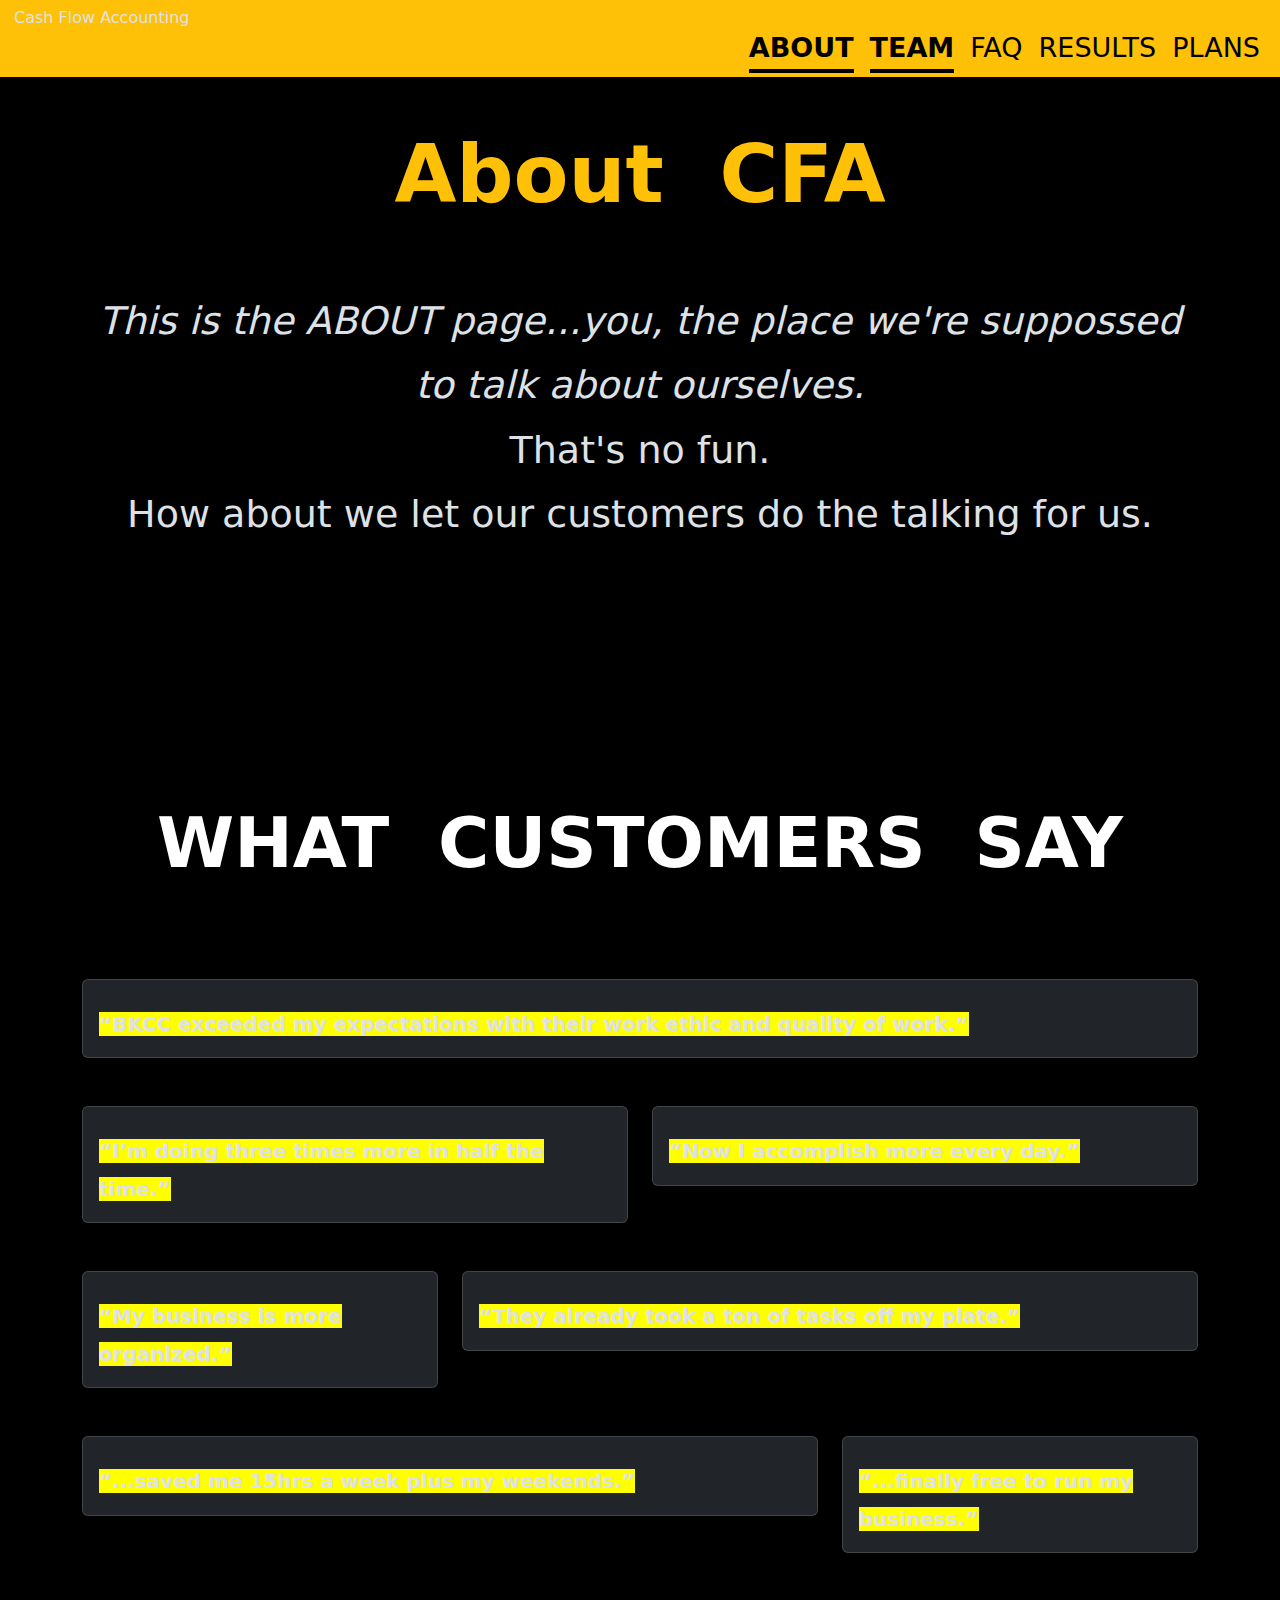
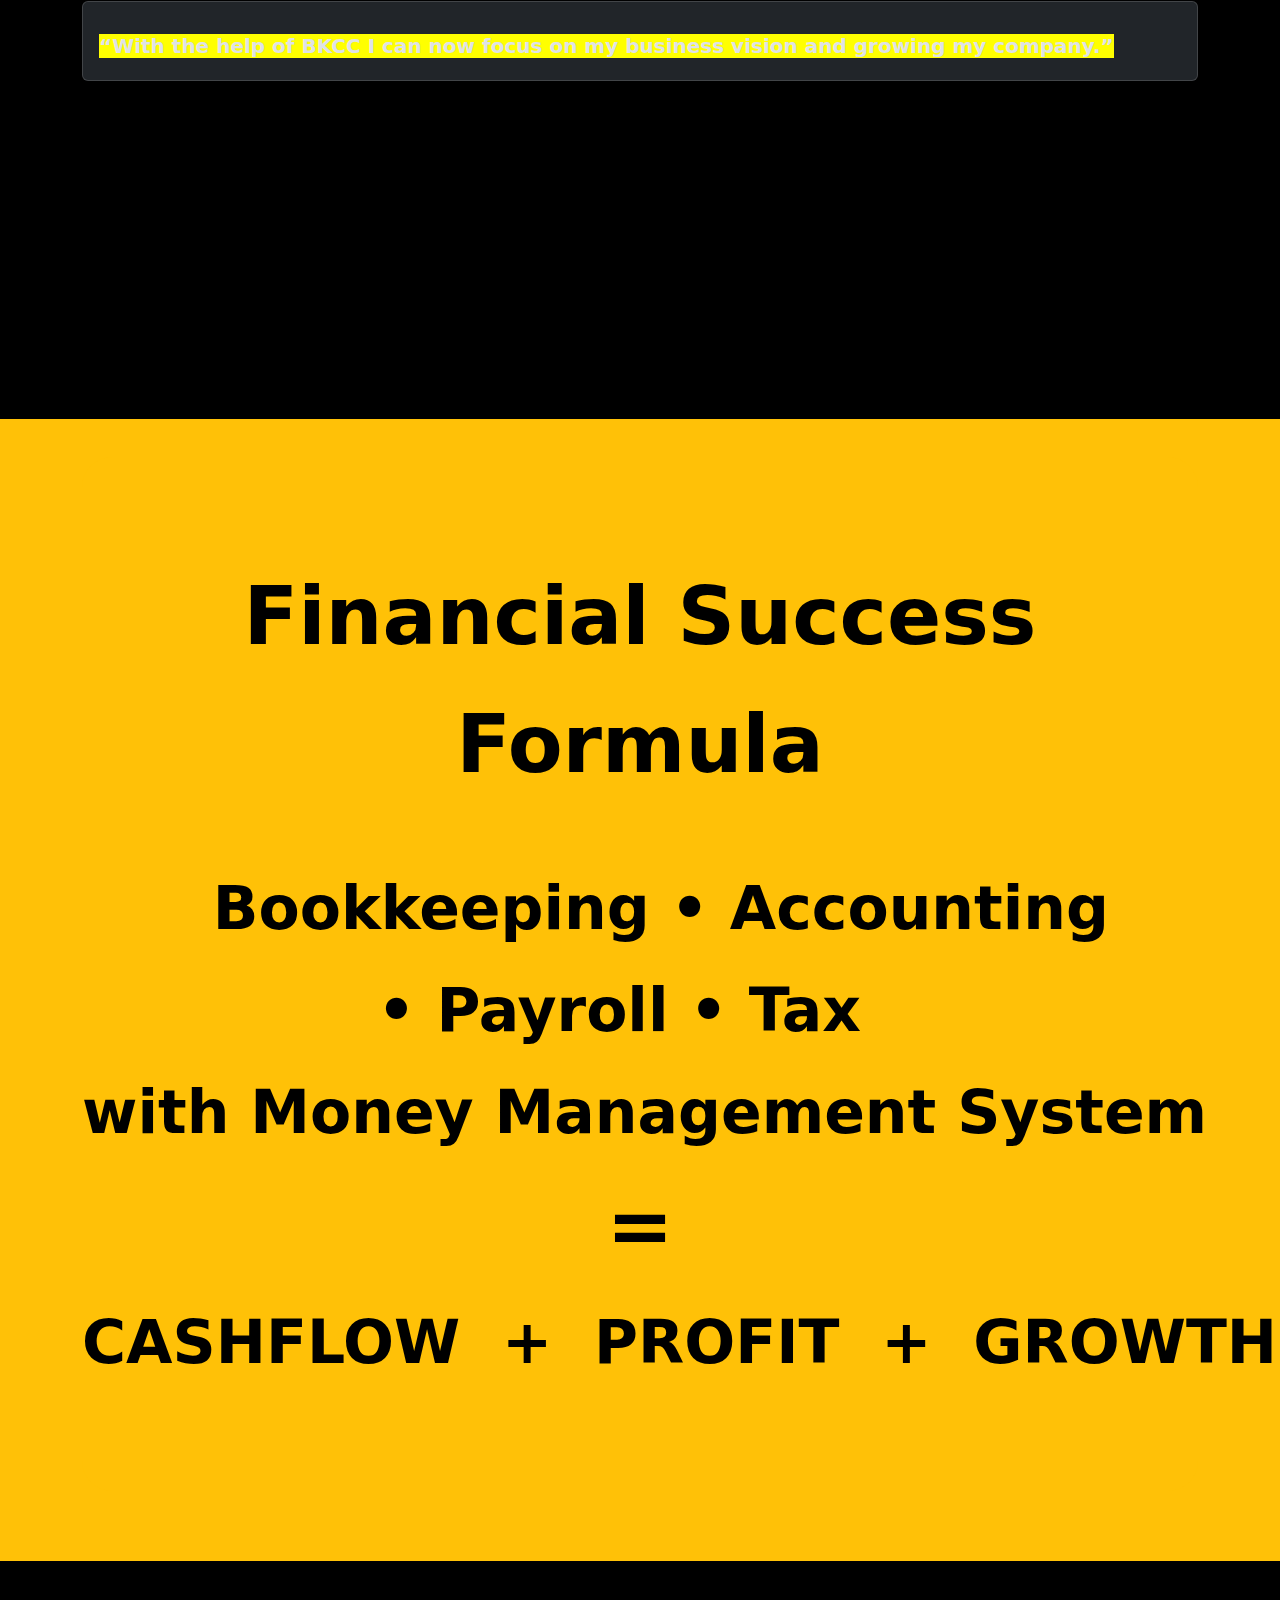
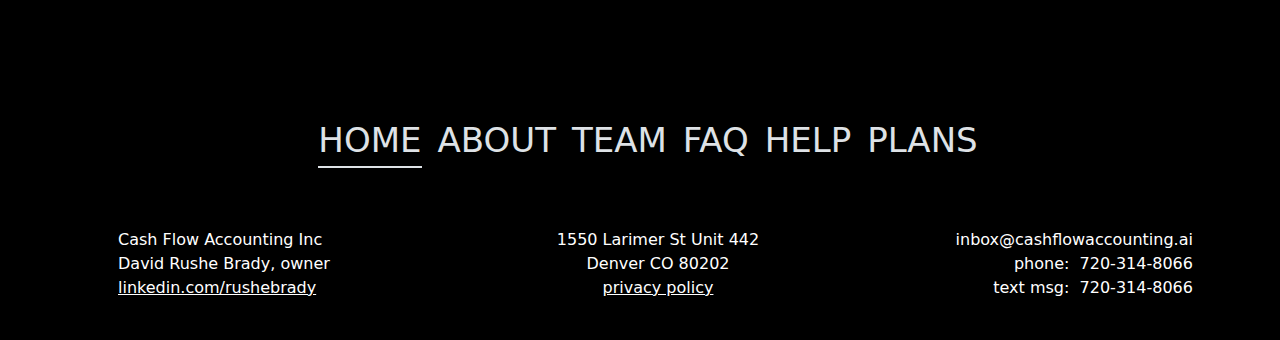
<file: about.html>
<!doctype html>
<html lang="en" data-bs-theme="dark">
    <head>
        <meta charset="utf-8">
        <meta name="viewport" content="width=device-width, initial-scale=1, shrink-to-fit=no">
        <meta name="description" content="About Cash Flow Accounting">
        <meta name="author" content="David Rushe Brady">
        <meta name="publisher" content="David Rushe Brady">
        <meta name="generator" content="Bootstrap 5.3.3">
        <meta name="format-detection" content="telephone=no">
        <title>About CFA</title>
        <link rel="icon" type="image/png" href="/favicon-96x96.png" sizes="96x96">
        <link rel="icon" type="image/svg+xml" href="/favicon.svg">
        <link rel="shortcut icon" href="/favicon.ico">
        <link rel="apple-touch-icon" sizes="180x180" href="/apple-touch-icon.png">
        <link rel="manifest" href="/site.webmanifest">
        <link href="https://cashflowaccounting.ai/about.html" rel="canonical">
        <link href="https://cdn.jsdelivr.net/npm/bootstrap-icons@1.11.3/font/bootstrap-icons.min.css" rel="stylesheet">
        <link href="https://cdn.jsdelivr.net/npm/bootstrap@5.3.3/dist/css/bootstrap.min.css" rel="stylesheet" integrity="sha384-QWTKZyjpPEjISv5WaRU9OFeRpok6YctnYmDr5pNlyT2bRjXh0JMhjY6hW+ALEwIH" crossorigin="anonymous">
        <link href="navbar.css" rel="stylesheet">
        <script async src="https://www.googletagmanager.com/gtag/js?id=AW-17622031501"></script> <script> window.dataLayer = window.dataLayer || []; function gtag(){dataLayer.push(arguments);} gtag('js', new Date()); gtag('config', 'AW-17622031501'); </script>
        <style>            
            section {margin:100px 0;padding:90px 0;}
            header {text-align:center;margin:0;padding:34px 0 50px 0;}
            footer {color:#ffffff;background-color:#000000;font-weight:200;margin:0;padding:0 0 16px 0;} footer div a {color:#ffffff;border-bottom-color:#ffffff;}
            address {margin:0;padding:0;}
            img {max-width:100%;height:auto;display:block;border:0;outline:0;margin:0 auto;}
            p {font-size:20px; font-weight:400; line-height:1.6; margin:0; padding-bottom:18px;}
            mark {font-size:20px; font-weight:600; line-height:1.6; background-color:yellow; margin:0; padding:0;}
            h1 {font-size:88px; font-weight:800; line-height:1.6; text-align:center; color:#ffc107; overflow-wrap:normal; margin:0; padding:0 0 50px 0;}
            h2 {font-size:60px; font-weight:600; line-height:1.7; text-align:center; margin:0;}
            h3 {font-size:50px; font-weight:500; line-height:1.7; margin:0; padding:0;}
            h4 {font-size:40px; font-weight:400; line-height:1.7; margin:0; padding:0;}
            h5 {font-size:30px; font-weight:300; line-height:1.6; margin:0; padding:0;}
            h6 {font-size:25px; font-weight:200; line-height:1.5; margin:0; padding:0;}
            ul {list-style-type:none;} li{font-size:30px; line-height:2.0;}
            hr{width:70%;margin:50px auto;border-width:0px;height:4px;overflow:visible;color:#ffffff;background-color:#ffffff;}
            .border0{border:0;} .b-radius30{border-radius:30px;}
            .break20{display:block;margin-top:20px;margin-bottom:20px;} .break30{display:block;margin-top:30px;margin-bottom:30px;}
            .ps-6{padding-left:60px;} .ps-7{padding-left:70px;} .ps-8{padding-left:80px;} .ps-9{padding-left:90px;}
            .bold400{font-weight:400;} .bold500{font-weight:500;} .bold600{font-weight:600;} .bold700{font-weight:700;} .bold800{font-weight:800;} .bold900{font-weight:900;}
            .fc-black{color:#000000;} .fc-white{color:#ffffff;} .fc-yellow{color:#ffc107;} .fs-italic{font-style:italic;}
            .bg-theme{background-color:#212529;} .bg-darkest{background-color:#161719;} .bg-yellow{background-color:#ffc107;}
            .font22{font-size:22px;} .font24{font-size:24px;} .font26{font-size:26px;} .font36{font-size:36px;} .font40{font-size:40px;} .font44{font-size:44px;}
            
            @media (max-width:575.98px) { header h1 {font-size:54px;} header div h2 {font-size:35px;} header div h3 {font-size:18px;} }
            @media (min-width:576px) { header h1 {font-size:60px;} header div h2 {font-size:42px;} header div h3 {font-size:24px;} }
            @media (min-width:768px) { header h1 {font-size:80px;} header div h2 {font-size:60px;} header div h3 {font-size:30px;} }
            @media (min-width:992px) { header div h3 {font-size:34px;} }
            @media (min-width:1200px) { header div h3 {font-size:38px;} }
            @media (min-width:1400px) { header div h3 {font-size:42px; padding:30px 130px;} }

            section#bizcard h1 {padding-bottom:80px;}
            section#bizcard div.card {border-radius:15px;} section#bizcard div.card h3 {font-weight:600;}
            section#bizcard div.card img {width:100%; height:100%;}
            .img-right {border-radius:0 15px 15px 0;} .img-left {border-radius:15px 0 0 15px;}
            @media (max-width:575.98px) { section#bizcard h1 {font-size:50px;} section#bizcard div.card h3 {font-size:35px;} }
            @media (min-width:576px) { section#bizcard h1 {font-size:58px;} section#bizcard div.card h3 {font-size:40px;} }
            @media (min-width:768px) { section#bizcard h1 {font-size:80px;} }
            @media (min-width:1200px) { section#bizcard {padding:100px 200px;} section#bizcard div.card h3 {font-size:44px;} section#bizcard div.card p {font-size:22px;} }
            @media (min-width:1400px) { section#bizcard {padding:100px 340px;} }

            section#customerlove div.card {color:#ffffff;text-align:left;border:0;padding:0;margin:0;}
            section#customerlove div.card img{margin:0 0 24px 0;} section#customerlove div.card h5{font-weight:600;} section#customerlove div.card p{padding-bottom:6px;}
            @media (max-width:575.98px) { section#customerlove h1 {font-size:30px;} section#customerlove div.card p{font-size:18px;padding-right:4px;} section#customerlove {padding-left:6px;} }
            @media (min-width:576px) { section#customerlove h1 {font-size:40px;} section#customerlove div.card p{font-size:20px;padding-right:10px;} section#customerlove {padding-left:10px;} }
            @media (min-width:768px) { section#customerlove h1 {font-size:50px;} section#customerlove div.card p{font-size:22px;padding-right:18px;} section#customerlove {padding-left:20px;} }
            @media (min-width:992px) { section#customerlove h1 {font-size:70px;} section#customerlove div.card p{font-size:24px;padding-right:26px;} section#customerlove {padding-left:44px;} }
            @media (min-width:1200px) { section#customerlove h1 {font-size:80px;} section#customerlove div.card p{font-size:26px;padding-right:100px;} section#customerlove {padding-left:100px;} }
            @media (min-width:1400px) { section#customerlove div.card p{padding-right:200px;} section#customerlove {padding-left:180px;} }

            section#whatsay h1 {padding-bottom:80px;}
            @media (max-width:575.98px) { section#whatsay h1 {font-size:30px;} section#whatsay div {font-size:14px;} }
            @media (min-width:576px) { section#whatsay h1 {font-size:42px;} section#whatsay div {font-size:16px;} }
            @media (min-width:768px) { section#whatsay h1 {font-size:54px;} section#whatsay div {font-size:20px;} }
            @media (min-width:992px) { section#whatsay h1 {font-size:60px;} section#whatsay div {font-size:24px;} }
            @media (min-width:1200px) { section#whatsay h1 {font-size:70px;} section#whatsay div {font-size:25px;} }
            @media (min-width:1400px) { section#whatsay h1 {font-size:80px;} }

            hr {margin-left:30%;margin-right:30%;height:3px;color:#ffffff;background-color:#ffffff;overflow:visible;}
            ul.list-group {margin:40px 0px 50px 0px;font-size:20px;}
            ul.list-group li {padding:20px 20px 40px 30px;}
        </style>
    </head>
<body>
<div class="d-flex flex-column w-100 bg-black mx-auto">
    
    <!--NAV-->
    <section id="navbar-top">
        <a id="logo" class="nav-link justify-content-center float-xl-start" href="./">Cash&nbsp;Flow&nbsp;Accounting</a>
        <nav class="nav justify-content-center float-xl-end">
          <a class="nav-link active" href="./about.html">ABOUT</a>
          <a class="nav-link active" href="./team.html">TEAM</a>
          <a class="nav-link" href="./faq.html">FAQ</a>
          <a class="nav-link" href="./solutions.html">RESULTS</a>
          <a class="nav-link" href="./plans.html">PLANS</a>
        </nav>
    </section>
    <!--END NAV-->
    
    <!--HEADER-->
    <header>
        <h1>About&nbsp;&nbsp;CFA</h1>
        <div class="container-lg">
            <h3 class="fs-italic">This is the ABOUT page...you, the place we're suppossed to talk about ourselves.</h3>
            <h3>That's no fun.</h3>
            <h3>How about we let our customers do the talking for us.</h3>
        </div>
    </header>
    <!--END HEADER-->
    
    <main>


        
        <!--WHAT CUSTOMERS SAY-->
        <section id="whatsay">
        <h1 class="fc-white">WHAT&nbsp;&nbsp;CUSTOMERS&nbsp;&nbsp;SAY</h1>
        <div class="container-lg">
            <div class="row">
                <div class="col mb-5"><div class="card"><div class="card-body pt-4"><mark>&ldquo;BKCC exceeded my expectations with their work ethic and quality of work.&rdquo;</mark></div></div></div>
            </div>
            <div class="row">
                <div class="col mb-5"><div class="card"><div class="card-body pt-4"><mark>&ldquo;I’m doing three times more in half the time.&rdquo;</mark></div></div></div>
                <div class="col mb-5"><div class="card"><div class="card-body pt-4"><mark>&ldquo;Now I accomplish more every day.&rdquo;</mark></div></div></div>
            </div>
            <div class="row">
                <div class="col-4 mb-5"><div class="card"><div class="card-body pt-4"><mark>&ldquo;My business is more organized.&rdquo;</mark></div></div></div>
                <div class="col-8 mb-5"><div class="card"><div class="card-body pt-4"><mark>&ldquo;They already took a ton of tasks off my plate.&rdquo;</mark></div></div></div>
            </div>
            <div class="row">
                <div class="col-8 mb-5"><div class="card"><div class="card-body pt-4"><mark>&ldquo;...saved me 15hrs a week plus my weekends.&rdquo;</mark></div></div></div>
                <div class="col-4 mb-5"><div class="card"><div class="card-body pt-4"><mark>&ldquo;...finally free to run my business.&rdquo;</mark></div></div></div>
            </div>
            <div class="row">
                <div class="col mb-5"><div class="card"><div class="card-body pt-4"><mark>&ldquo;With the help of BKCC I can now focus on my business vision and growing my company.&rdquo;</mark></div></div></div>
            </div>
        </div></section>
        <!--END WHAT CUSTOMERS SAY-->
            
        <!--TEAM
        <section id="team" class="bground-light">
            <div class="container-sm">
                <div class="text-center">
                    <h1 class="text-uppercase">Plans</h1>
                    <h3 class="text-muted">[&nbsp;$900&nbsp;&mdash;&nbsp;$3900&nbsp;]</h3>
                </div>
                <div class="row">
                    <div class="col-lg-4">
                        <div class="team-member">
                            <img class="mx-auto rounded-circle" src="team1.jpg" alt="..." />
                            <h4>Parveen Anand</h4>
                            <p class="text-muted">Lead Designer</p>
                            <a class="btn btn-dark btn-social mx-2" href="#!"><i class="fab fa-twitter"></i></a>
                            <a class="btn btn-dark btn-social mx-2" href="#!"><i class="fab fa-facebook-f"></i></a>
                            <a class="btn btn-dark btn-social mx-2" href="#!"><i class="fab fa-linkedin-in"></i></a>
                        </div>
                    </div>
                    <div class="col-lg-4">
                        <div class="team-member">
                            <img class="mx-auto rounded-circle" src="team2.jpg" alt="..." />
                            <h4>Diana Petersen</h4>
                            <p class="text-muted">Lead Marketer</p>
                            <a class="btn btn-dark btn-social mx-2" href="#!"><i class="fab fa-twitter"></i></a>
                            <a class="btn btn-dark btn-social mx-2" href="#!"><i class="fab fa-facebook-f"></i></a>
                            <a class="btn btn-dark btn-social mx-2" href="#!"><i class="fab fa-linkedin-in"></i></a>
                        </div>
                    </div>
                    <div class="col-lg-4">
                        <div class="team-member">
                            <img class="mx-auto rounded-circle" src="team3.jpg" alt="..." />
                            <h4>Larry Parker</h4>
                            <p class="text-muted">Lead Developer</p>
                            <a class="btn btn-dark btn-social mx-2" href="#!"><i class="fab fa-twitter"></i></a>
                            <a class="btn btn-dark btn-social mx-2" href="#!"><i class="fab fa-facebook-f"></i></a>
                            <a class="btn btn-dark btn-social mx-2" href="#!"><i class="fab fa-linkedin-in"></i></a>
                        </div>
                    </div>
                </div>
                <div class="row">
                    <div class="col-lg-8 mx-auto text-center"><p class="large text-muted">Lorem ipsum dolor sit amet, consectetur adipisicing elit. Aut eaque, laboriosam veritatis, quos non quis ad perspiciatis, totam corporis ea, alias ut unde.</p></div>
                </div>
            </div>
        </section>
        end TEAM-->
        
    </main>
    
    <!--PREFOOTER-->
    <section id="prefooter"><div class="container-md">
        <div class="fc-black bg-yellow b-radius30 py-5">
            <h1 class="fc-black py-5">Financial Success Formula</h1>
            <h2>&nbsp;&nbsp;Bookkeeping&nbsp;&bull;&nbsp;Accounting &bull;&nbsp;Payroll&nbsp;&bull;&nbsp;Tax&nbsp;&nbsp;<br>with&nbsp;Money&nbsp;Management&nbsp;System</h2>
            <h1 class="fc-black p-0">&equals;</h1>
            <h2>CASHFLOW&nbsp;&nbsp;+&nbsp;&nbsp;PROFIT&nbsp;&nbsp;+&nbsp;&nbsp;GROWTH</h2>
            <p>&nbsp;</p>
        </div>
    </div></section>
    <!--NAVBAR BOTTOM-->
    <section id="navbar-bottom">
    <nav class="nav justify-content-center">
        <a class="nav-link active" href="./">HOME</a>
        <a class="nav-link" href="./about.html">ABOUT</a>
        <a class="nav-link" href="./team.html">TEAM</a>
        <a class="nav-link" href="./faq.html">FAQ</a>
        <a class="nav-link" href="./solutions.html">HELP</a>
        <a class="nav-link" href="./plans.html">PLANS</a>
    </nav></section>
    <!--FOOTER-->
    <footer><div class="container-lg">
        <div class="row align-items-center">
            <div class="col-md text-md-start ps-5 pb-4">Cash&nbsp;Flow&nbsp;Accounting&nbsp;Inc<br>David&nbsp;Rushe&nbsp;Brady,&nbsp;owner<br><a href="https://www.linkedin.com/in/rushebrady" target="_blank">linkedin.com/rushebrady</a></div>
            <div class="col-md text-md-center ps-5 pb-4"><address>1550&nbsp;Larimer&nbsp;St&nbsp;Unit&nbsp;442<br>Denver&nbsp;CO&nbsp;80202</address><a href="https://cashflowaccounting.ai/privacy-policy.html">privacy&nbsp;policy</a></div>
            <div class="col-md text-md-end ps-5 pb-4">inbox@cashflowaccounting.ai&nbsp;<br>phone:&nbsp;&nbsp;720-314-8066&nbsp;<br>text&nbsp;msg:&nbsp;&nbsp;720-314-8066&nbsp;</div>
        </div>
    </div></footer>
    
  </div>
  <script src="https://cdn.jsdelivr.net/npm/bootstrap@5.3.5/dist/js/bootstrap.min.js" integrity="sha384-VQqxDN0EQCkWoxt/0vsQvZswzTHUVOImccYmSyhJTp7kGtPed0Qcx8rK9h9YEgx+" crossorigin="anonymous"></script>
  </body>
</html>
</file>
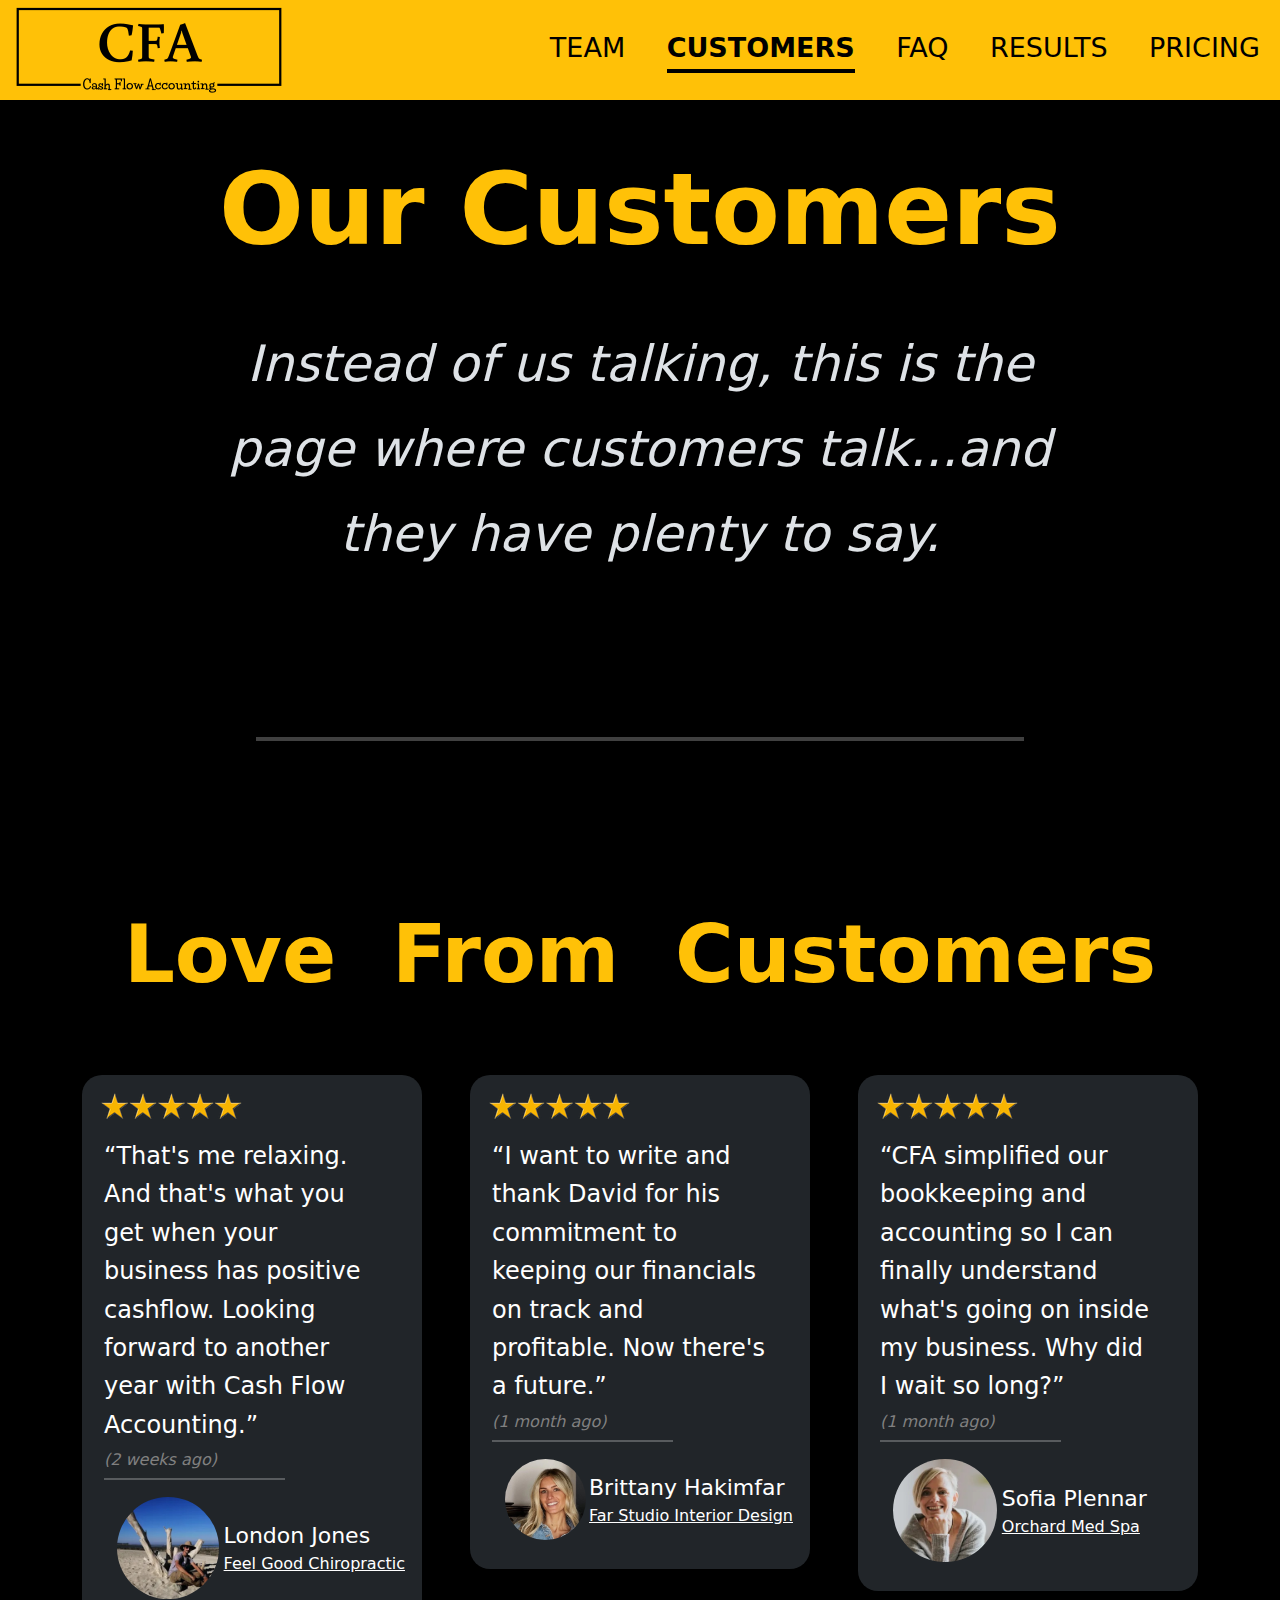
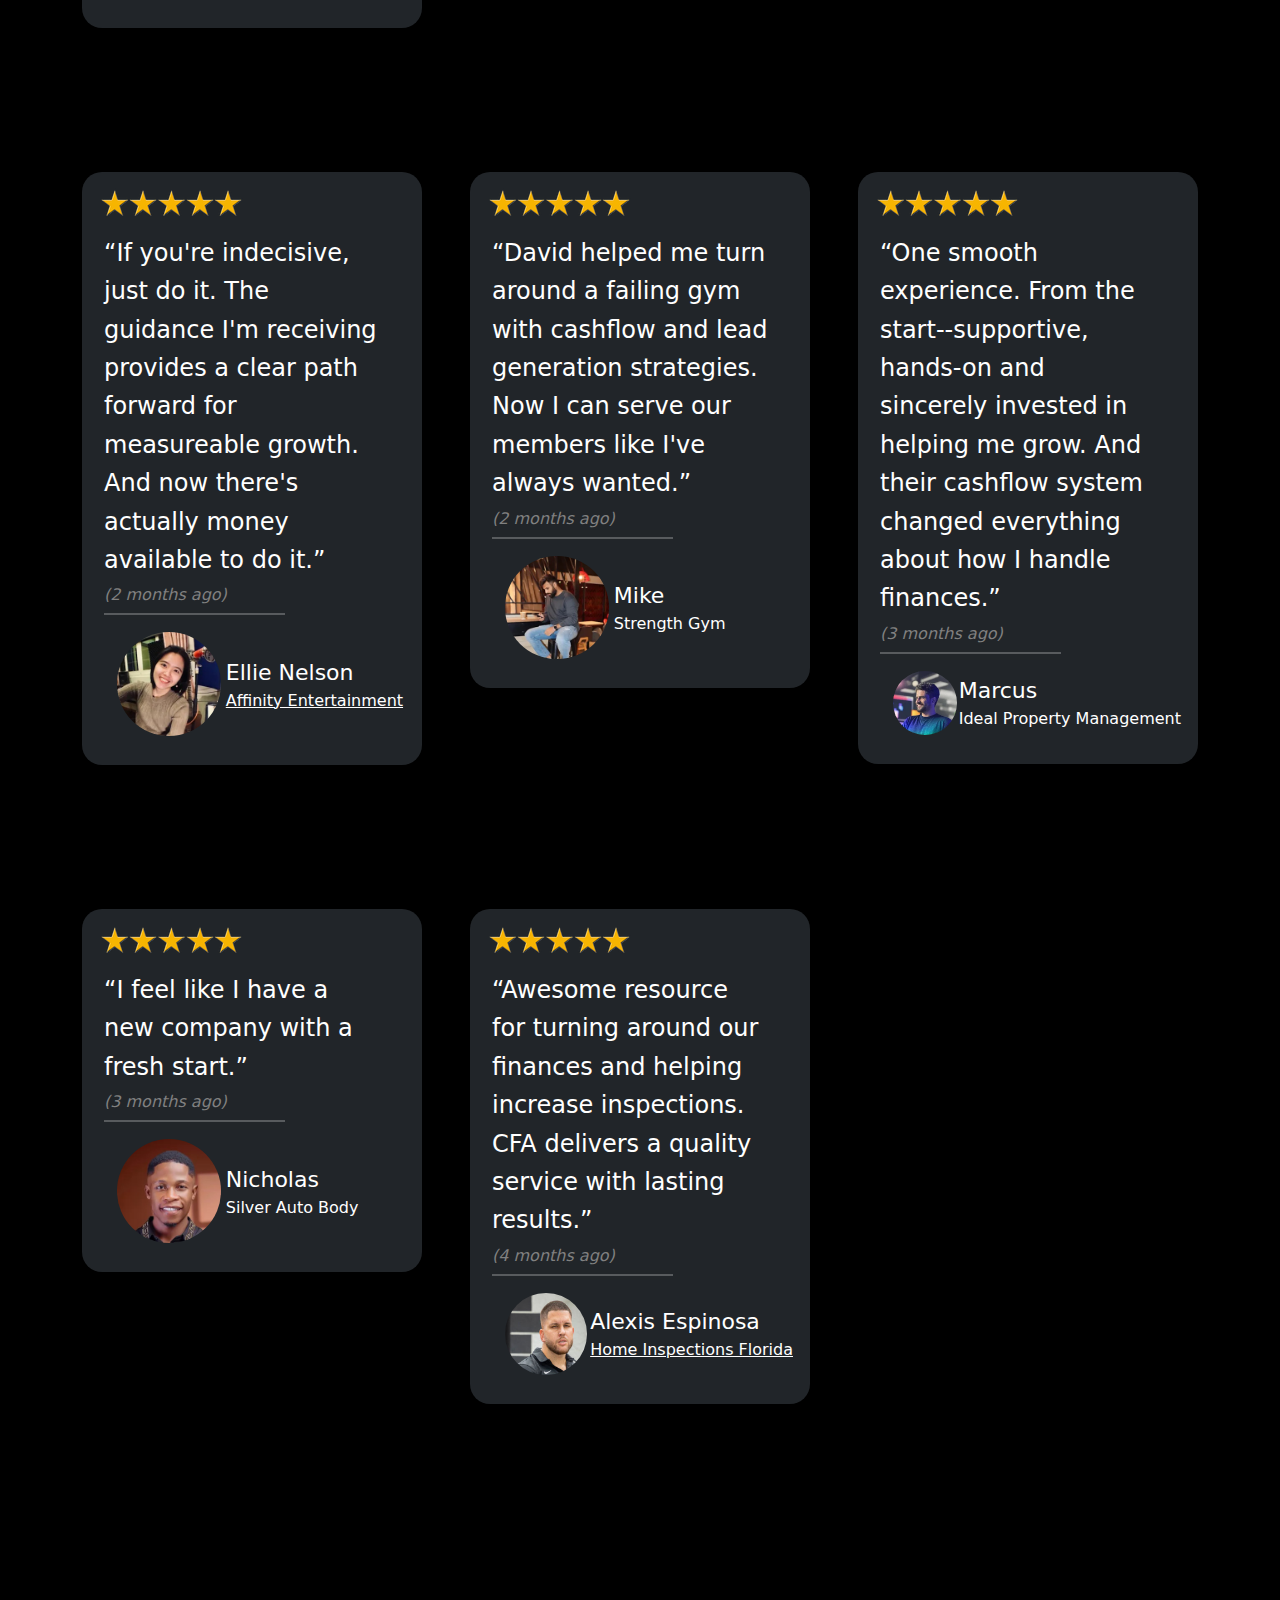
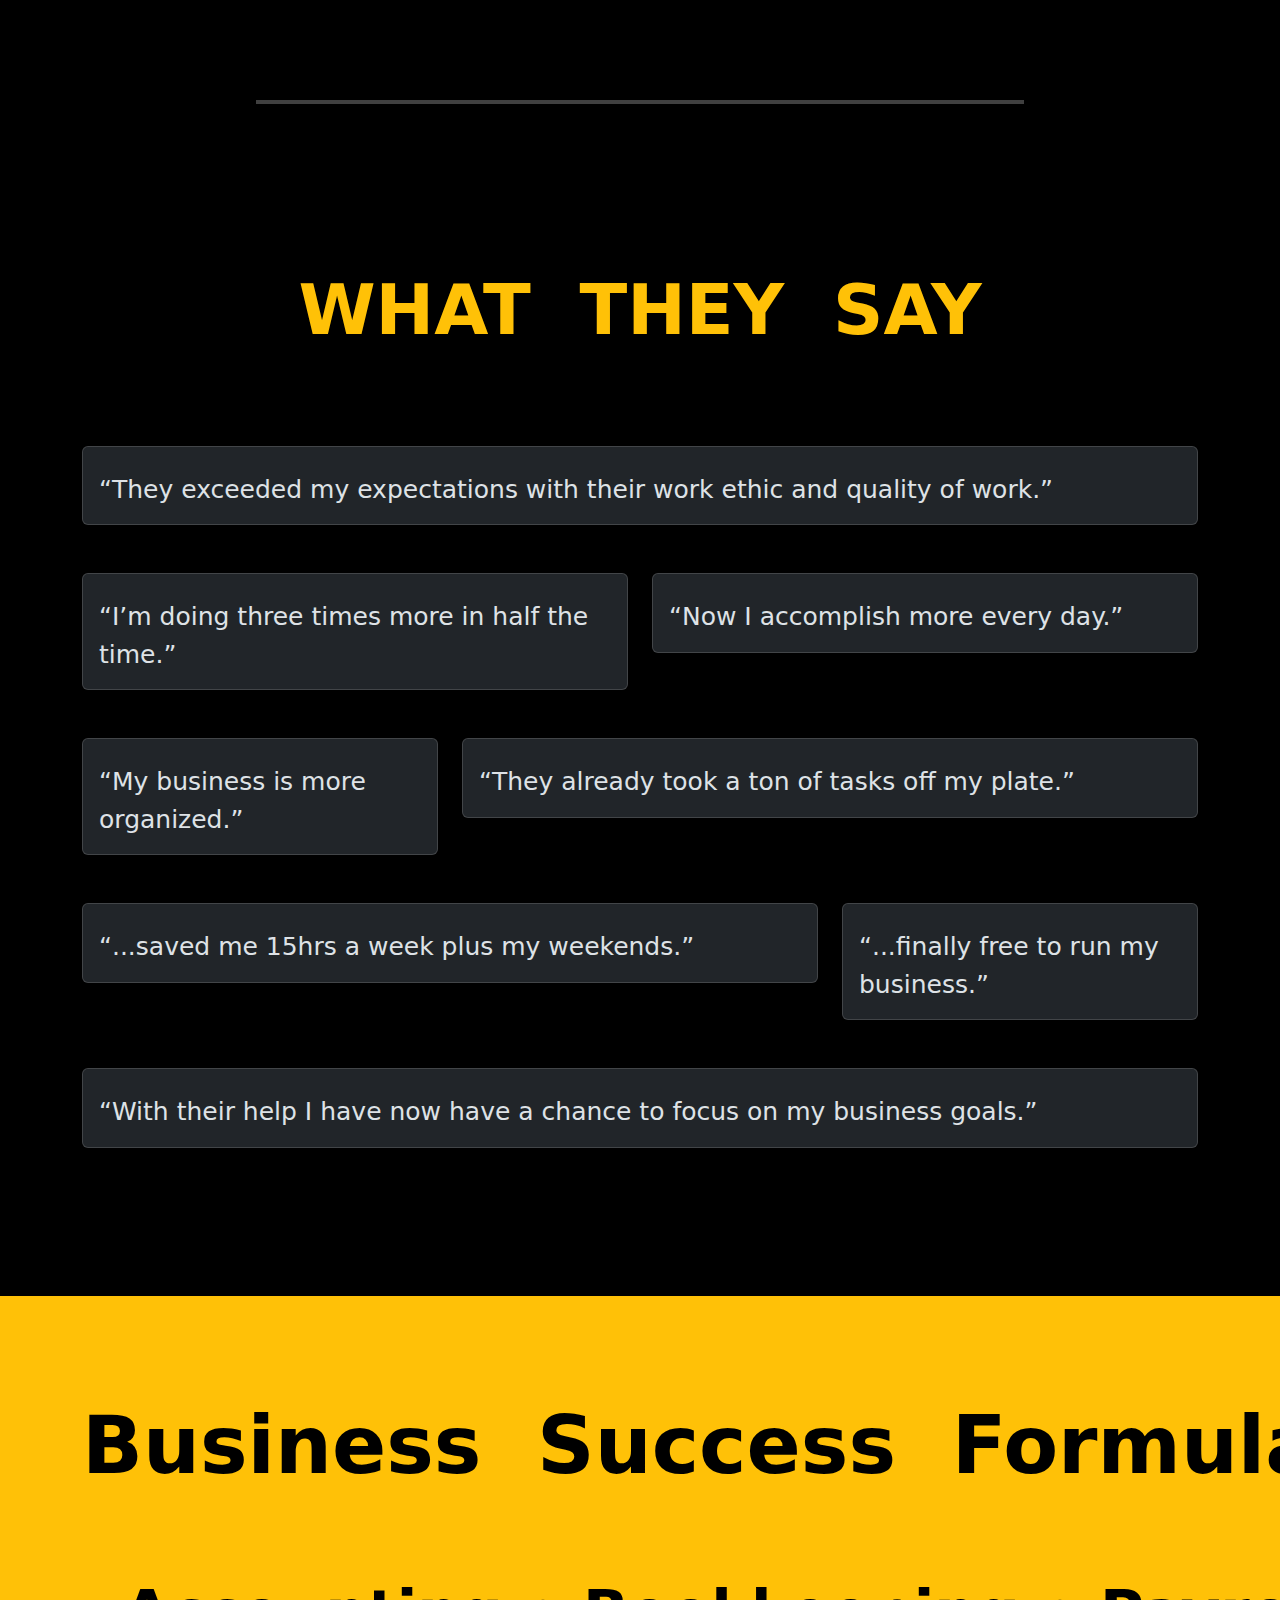
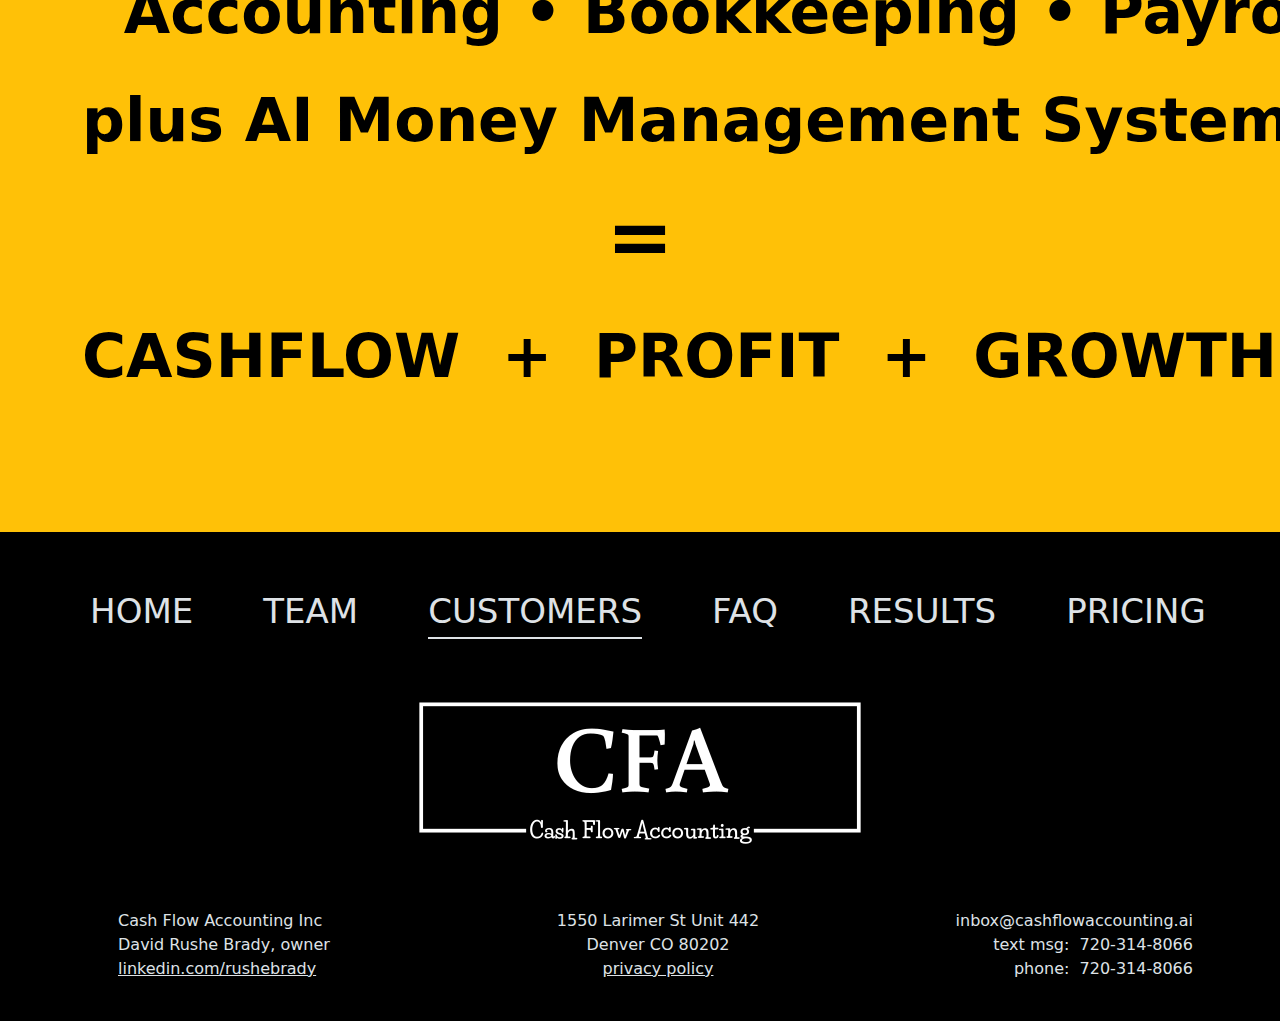
<file: customers.html>
<!doctype html>
<html lang="en" data-bs-theme="dark">
    <head>
        <meta charset="utf-8">
        <meta name="viewport" content="width=device-width, initial-scale=1, shrink-to-fit=no">
        <meta name="description" content="Cash Flow Accounting Customers">
        <meta name="author" content="David Rushe Brady">
        <meta name="publisher" content="David Rushe Brady">
        <meta name="generator" content="Bootstrap 5.3.3">
        <meta name="format-detection" content="telephone=no">
        <title>CFA Customers</title>
        <link rel="icon" type="image/png" href="/favicon-96x96.png" sizes="96x96">
        <link rel="icon" type="image/svg+xml" href="/favicon.svg">
        <link rel="shortcut icon" href="/favicon.ico">
        <link rel="apple-touch-icon" sizes="180x180" href="/apple-touch-icon.png">
        <link rel="manifest" href="/site.webmanifest">
        <link href="https://cashflowaccounting.ai/customers.html" rel="canonical">
        <link href="https://cdn.jsdelivr.net/npm/bootstrap-icons@1.11.3/font/bootstrap-icons.min.css" rel="stylesheet">
        <link href="https://cdn.jsdelivr.net/npm/bootstrap@5.3.3/dist/css/bootstrap.min.css" rel="stylesheet" integrity="sha384-QWTKZyjpPEjISv5WaRU9OFeRpok6YctnYmDr5pNlyT2bRjXh0JMhjY6hW+ALEwIH" crossorigin="anonymous">
        <link href="navbar.css" rel="stylesheet">
        <script async src="https://www.googletagmanager.com/gtag/js?id=AW-17622031501"></script> <script> window.dataLayer = window.dataLayer || []; function gtag(){dataLayer.push(arguments);} gtag('js', new Date()); gtag('config', 'AW-17622031501'); </script>
        <!-- Event snippet for Book Appointment conversion page. Add this snippet and call gtag_report_conversion when someone clicks on the chosen button/link.-->
        <script>
            function gtag_report_conversion(url) {
                var callback = function () {
                    if (typeof(url) != 'undefined') {window.open(url,'_blank');}};
                gtag('event', 'conversion', {'send_to': 'AW-17622031501/Hsz7CNWZwKYbEI2569JB','event_callback': callback});
                return false;}
        </script>
        <style>            
            section {margin:0;padding:50px 0px 100px 0;}
            header {text-align:center;margin:0;padding:30px 0px 60px;} header h3 {font-style:italic;}
            footer {color:#dee2e6;background-color:#000000;font-weight:200;margin:0;padding:60px 0px 16px;}
            address {margin:0;padding:0;}
            a {color:#dee2e6;border-bottom-color:#dee2e6;}
            p {font-size:20px;font-weight:400;line-height:1.6;margin:0;padding-bottom:20px;}
            mark {font-size:20px;font-weight:600;line-height:1.6;background-color:#ffc107;margin:0;padding:0;}
            small {color:#808080;} strong {font-weight:800;}
            h1 {font-size:100px; font-weight:800; line-height:1.6; text-align:center; color:#ffc107; overflow-wrap:normal; margin:0; padding:0 0 32px 0;}
            h2 {font-size:60px; font-weight:600; line-height:1.8; text-align:center; margin:0; padding:0;}
            h3 {font-size:50px; font-weight:500; line-height:1.7; margin:0; padding:0;}
            h4 {font-size:40px; font-weight:400; line-height:1.7; margin:0; padding:0;}
            h5 {font-size:30px; font-weight:300; line-height:1.6; margin:0; padding:0;}
            h6 {font-size:22px; font-weight:200; line-height:1.5; margin:0; padding:0;}
            ul {list-style-type:none;} li{font-size:30px;line-height:2.0;}
            figure {display:block;align-items:center;text-align:center;border:0;margin:0;padding:0;} figure a {border-bottom-color:transparent;}
            img {max-width:100%;height:auto;border:0;outline:0;margin:0 auto;}
            hr {width:60%;margin:100px auto;height:4px;border-width:0px;overflow:visible;color:#ffffff;background-color:#ffffff;}
            .img-right30{border-radius:0 30px 30px 0;} .img-left30{border-radius:30px 0 0 30px;}
            .img-right15{border-radius:0 15px 15px 0;} .img-left15{border-radius:15px 0 0 15px;}
            .border0{border:0;} .brdr-radius30{border-radius:30px;} .brdr-yellow{border:2px solid #ffc107;} .brdr-white{border:2px solid #ffffff;}
            .break20{display:block;margin-top:20px;margin-bottom:20px;} .break30{display:block;margin-top:30px;margin-bottom:30px;}
            .ps-6{padding-left:60px;} .ps-7{padding-left:70px;} .ps-8{padding-left:80px;} .ps-9{padding-left:90px;}
            .bold400{font-weight:400;} .bold500{font-weight:500;} .bold600{font-weight:600;} .bold700{font-weight:700;} .bold800{font-weight:800;}
            .fc-black{color:#000000;} .fc-gray{color:#808080;} .fc-bswhite{color:#dee2e6;} .fc-white{color:#ffffff;} .fc-yellow{color:#ffc107;} .fs-italic{font-style:italic;}
            .bg-theme{background-color:#212529;} .bg-darkest{background-color:#161719;} .bg-yellow{background-color:#ffc107;}
            .font20{font-size:20px;} .font22{font-size:22px;} .font24{font-size:24px;} .font26{font-size:26px;} .font36{font-size:36px;} .font40{font-size:40px;}
            
            @media (max-width:575.98px) { header h1 {font-size:54px;} header div h3 {font-size:24px;} header{padding-left:4px;} }
            @media (min-width:576px) { header h1 {font-size:72px;} header div h3 {font-size:28px;} }
            @media (min-width:768px) { header h1 {font-size:84px;} header div h3 {font-size:36px;} }
            @media (min-width:992px) { header h1 {font-size:88px;} header div h3 {font-size:46px;padding-right:60px;padding-left:60px;} }
            @media (min-width:1200px) { header h1 {font-size:100px;} header div h3 {font-size:50px;padding-right:120px;padding-left:120px;} }
            @media (min-width:1400px) { header div h3 {padding-right:200px;padding-left:200px;} }

            section#customerlove div.card {color:#ffffff;text-align:left;border-radius:20px;border:0;margin:0;padding:16px 0 12px 6px;}
            section#customerlove div.card a {color:#ffffff;border-bottom-color:#ffffff;}
            section#customerlove div.card img{margin:0 0 0 12px;} section#customerlove div.card hr{width:60%;margin:6px 0 16px 0;height:2px;}
            section#customerlove div.card p{padding-bottom:4px;} section#customerlove div.card h6{font-weight:500;} section#customerlove div.card td{font-size:16px;}
            @media (max-width:575.98px) { section#customerlove h1 {font-size:34px;} section#customerlove div.card p{font-size:16px;padding-right:4px;} section#customerlove{padding-left:4px;} }
            @media (min-width:576px) { section#customerlove h1 {font-size:44px;} section#customerlove div.card p{font-size:18px;padding-right:10px;} }
            @media (min-width:768px) { section#customerlove h1 {font-size:60px;} section#customerlove div.card p{font-size:20px;padding-right:18px;} }
            @media (min-width:992px) { section#customerlove h1 {font-size:70px;} section#customerlove div.card p{font-size:24px;padding-right:26px;} }
            @media (min-width:1200px) { section#customerlove h1 {font-size:80px;} /*section#customerlove div.card p{padding-right:100px;}*/ }
            /*@media (min-width:1400px) { section#customerlove div.card p{padding-right:200px;} section#customerlove{padding-left:100px;} }*/

            section#whattheysay h1 {padding-bottom:80px;}
            @media (max-width:575.98px) { section#whattheysay h1 {font-size:30px;} section#whattheysay div {font-size:14px;} section#whattheysay{padding-left:4px;} }
            @media (min-width:576px) { section#whattheysay h1 {font-size:42px;} section#whattheysay div {font-size:16px;} }
            @media (min-width:768px) { section#whattheysay h1 {font-size:54px;} section#whattheysay div {font-size:20px;} }
            @media (min-width:992px) { section#whattheysay h1 {font-size:60px;} section#whattheysay div {font-size:24px;} }
            @media (min-width:1200px) { section#whattheysay h1 {font-size:70px;} section#whattheysay div {font-size:25px;} }
            @media (min-width:1400px) { section#whattheysay h1 {font-size:80px;} }
        </style>
    </head>
<body>
<div class="d-flex flex-column w-100 mx-auto bg-black">
    
    <!--NAV--->
    <section id="navbar-top">
        <a id="logo" class="justify-content-center float-xl-start" href="./"><img src="CFA-black-270x90.png" width="270" height="90" alt="..."></a>
        <nav class="nav justify-content-center float-xl-end">
          <a class="nav-link" href="./team.html">TEAM</a>&nbsp;&nbsp;
          &nbsp;&nbsp;<a class="nav-link active" href="./customers.html">CUSTOMERS</a>&nbsp;&nbsp;
          &nbsp;&nbsp;<a class="nav-link" href="./faq.html">FAQ</a>&nbsp;&nbsp;
          &nbsp;&nbsp;<a class="nav-link" href="./results.html">RESULTS</a>&nbsp;&nbsp;
          &nbsp;&nbsp;<a class="nav-link" href="./pricing.html">PRICING</a>
        </nav>
    </section>
    <!--END NAV-->
    
    <!--HEADER-->
    <header>
        <h1>Our&nbsp;Customers</h1>
        <div class="container-md">
            <h3>Instead of us talking, this is the page where customers talk...and they have plenty to say.</h3>
        </div>
        <!--<a id="cta-btn" class="btn btn-warning btn-lg" href="https://lunacal.ai/cashflowaccounting/" onclick="gtag_report_conversion('https://lunacal.ai/cashflowaccounting/');">&nbsp;&nbsp;SCHEDULE&nbsp;&nbsp;&nbsp;A&nbsp;&nbsp;&nbsp;CALL&nbsp;&nbsp;</a>-->
    </header>
    <!--END HEADER-->

    <hr>
    <main>
    
    <!--LOVE FROM CUSTOMERS-->
    <section id="customerlove" class="mt-0">
    <h1 class="mb-4">Love&nbsp;&nbsp;From&nbsp;&nbsp;Customers</h1>
    <div class="container-md">
    <div class="row row-cols-1 row-cols-md-2 row-cols-xl-3 g-5">
            <div class="col mb-5 pb-5">
                <div class="card">
                    <img src="Goldstars-143x30.png" width="143" height="30" alt="...">
                    <div class="card-body">
                        <p class="card-text">&ldquo;That's me relaxing. And that's what you get when your business has positive cashflow. Looking forward to another year with Cash Flow Accounting.&rdquo;</p>
                        <span class="fs-italic fc-gray">(2 weeks ago)</span>
                        <hr>
                        <table><tr>
                            <td style="width:35%;"><img class="rounded-circle" src="Jeff.jpg" width="250" height="250" alt="..."></td>
                            <td style="width:5%;">&nbsp;</td>
                            <td style="width:60%;"><h6 class="my-0">London&nbsp;Jones</h6>
                                <a target="_blank" href="https://www.google.com/maps/place/Feel+Good+Chiropractic/@36.8111332,-119.7837546,17z/data=!4m15!1m8!3m7!1s0x80945d64389bea7f:0x5716aaf9bef67d17!2sFeel+Good+Chiropractic!8m2!3d36.8111289!4d-119.7811797!10e1!16s%2Fg%2F1td2bl26!3m5!1s0x80945d64389bea7f:0x5716aaf9bef67d17!8m2!3d36.8111289!4d-119.7811797!16s%2Fg%2F1td2bl26?entry=ttu&g_ep=EgoyMDI1MTIwOS4wIKXMDSoKLDEwMDc5MjA2OUgBUAM%3D">Feel&nbsp;Good&nbsp;Chiropractic</a></td>
                        </tr></table>
            </div></div></div>
            <div class="col mb-5 pb-5">
                <div class="card">
                    <img src="Goldstars-143x30.png" width="143" height="30" alt="...">
                    <div class="card-body">
                        <p class="card-text">&ldquo;I want to write and thank David for his commitment to keeping our financials on track and profitable. Now there's a future.&rdquo;</p>
                        <span class="fs-italic fc-gray">(1 month ago)</span>
                        <hr>
                        <table><tr>
                            <td style="width:35%;"><img class="rounded-circle" src="Brittany.jpg" width="250" height="250" alt="..."></td>
                            <td style="width:5%;">&nbsp;</td>
                            <td style="width:60%;"><h6 class="my-0">Brittany&nbsp;Hakimfar</h6>
                                <a target="_blank" href="https://www.google.com/maps/place/Far+Studio/@40.0170664,-75.314935,16z/data=!3m1!4b1!4m6!3m5!1s0x89c6bff75e6ec403:0x2b0a48a579a55da9!8m2!3d40.0170623!4d-75.3123601!16s%2Fg%2F11lqb0k5g1?entry=ttu&g_ep=EgoyMDI1MTIwOS4wIKXMDSoKLDEwMDc5MjA2OUgBUAM%3D">Far&nbsp;Studio&nbsp;Interior&nbsp;Design</a></td>
                        </tr></table>
            </div></div></div>
            <div class="col mb-5 pb-5">
                <div class="card">
                    <img src="Goldstars-143x30.png" width="143" height="30" alt="...">
                    <div class="card-body">
                        <p class="card-text">&ldquo;CFA simplified our bookkeeping and accounting so I can finally understand what's going on inside my business. Why did I wait so long?&rdquo;</p>
                        <span class="fs-italic fc-gray">(1 month ago)</span>
                        <hr>
                        <table><tr>
                            <td style="width:35%;"><img class="rounded-circle" src="Sofia.jpg" width="250" height="250" alt="..."></td>
                            <td style="width:5%;">&nbsp;</td>
                            <td style="width:60%;"><h6 class="my-0">Sofia&nbsp;Plennar</h6>
                                <a target="_blank" href="https://www.google.com/maps/place/Orchard+Med+Spa/@39.4004334,-104.8816537,17z/data=!3m1!4b1!4m6!3m5!1s0x876c99badc8b1a5b:0xeb0c43178830c855!8m2!3d39.4004293!4d-104.8790788!16s%2Fg%2F119w_h9gc?entry=ttu&g_ep=EgoyMDI1MTIwOS4wIKXMDSoASAFQAw%3D%3D">Orchard&nbsp;Med&nbsp;Spa</a></td>
                        </tr></table>
            </div></div></div>
            <div class="col mb-5 pb-5">
                <div class="card">
                    <img src="Goldstars-143x30.png" width="143" height="30" alt="...">
                    <div class="card-body">
                        <p class="card-text">&ldquo;If you're indecisive, just do it. The guidance I'm receiving provides a clear path forward for measureable growth. And now there's actually money available to do it.&rdquo;</p>
                        <span class="fs-italic fc-gray">(2 months ago)</span>
                        <hr>
                        <table><tr>
                            <td style="width:35%;"><img class="rounded-circle" src="Ellie.jpg" width="250" height="250" alt="..."></td>
                            <td style="width:5%;">&nbsp;</td>
                            <td style="width:60%;"><h6 class="my-0">Ellie&nbsp;Nelson</h6>
                                <a target="_blank" href="https://www.google.com/maps/place/Affinity+Entertainment/@36.1161087,-87.1147831,10z/data=!3m1!4b1!4m6!3m5!1s0x4bca3bdcf833c919:0xfd23ce299d39ec1!8m2!3d36.1160054!4d-86.785147!16s%2Fg%2F11nh9bhg9x?entry=ttu&g_ep=EgoyMDI1MTIwOS4wIKXMDSoKLDEwMDc5MjA2N0gBUAM%3D">Affinity&nbsp;Entertainment</a></td>
                        </tr></table>
            </div></div></div>
            <div class="col mb-5 pb-5">
                <div class="card">
                    <img src="Goldstars-143x30.png" width="143" height="30" alt="...">
                    <div class="card-body">
                        <p class="card-text">&ldquo;David helped me turn around a failing gym with cashflow and lead generation strategies. Now I can serve our members like I've always wanted.&rdquo;</p>
                        <span class="fs-italic fc-gray">(2 months ago)</span>
                        <hr>
                        <table><tr>
                            <td style="width:35%;"><img class="rounded-circle" src="Mike.jpg" width="250" height="250" alt="..."></td>
                            <td style="width:5%;">&nbsp;</td>
                            <td style="width:60%;"><h6 class="my-0">Mike</h6>Strength&nbsp;Gym</td>
                        </tr></table>
            </div></div></div>
            <div class="col mb-5 pb-5">
                <div class="card">
                    <img src="Goldstars-143x30.png" width="143" height="30" alt="...">
                    <div class="card-body">
                        <p class="card-text">&ldquo;One smooth experience. From the start--supportive, hands-on and sincerely invested in helping me grow. And their cashflow system changed everything about how I handle finances.&rdquo;</p>
                        <span class="fs-italic fc-gray">(3 months ago)</span>
                        <hr>
                        <table><tr>
                            <td style="width:35%;"><img class="rounded-circle" src="Marcus.jpg" width="250" height="250" alt="..."></td>
                            <td style="width:5%;">&nbsp;</td>
                            <td style="width:60%;"><h6 class="my-0">Marcus</h6>Ideal&nbsp;Property&nbsp;Management</td>
                        </tr></table>
            </div></div></div>
            <div class="col mb-5 pb-5">
                <div class="card">
                    <img src="Goldstars-143x30.png" width="143" height="30" alt="...">
                    <div class="card-body">
                        <p class="card-text">&ldquo;I feel like I have a new company with a fresh start.&rdquo;</p>
                        <span class="fs-italic fc-gray">(3 months ago)</span>
                        <hr>
                        <table><tr>
                            <td style="width:35%;"><img class="rounded-circle" src="Nicholas.jpg" width="250" height="250" alt="..."></td>
                            <td style="width:5%;">&nbsp;</td>
                            <td style="width:60%;"><h6 class="my-0">Nicholas</h6>Silver&nbsp;Auto&nbsp;Body</td>
                        </tr></table>
            </div></div></div>
            <div class="col mb-5 pb-5">
                <div class="card">
                    <img src="Goldstars-143x30.png" width="143" height="30" alt="...">
                    <div class="card-body">
                        <p class="card-text">&ldquo;Awesome resource for turning around our finances and helping increase inspections. CFA delivers a quality service with lasting results.&rdquo;</p>
                        <span class="fs-italic fc-gray">(4 months ago)</span>
                        <hr>
                        <table><tr>
                            <td style="width:35%;"><img class="rounded-circle" src="Alex.jpg" width="250" height="250" alt="..."></td>
                            <td style="width:5%;">&nbsp;</td>
                            <td style="width:60%;"><h6 class="my-0">Alexis&nbsp;Espinosa</h6>
                                <a target="_blank" href="https://www.google.com/maps/place/Home+Inspections+of+Southeast+FL,+Inc/@26.0486727,-80.6000443,10z/data=!4m10!1m2!2m1!1shome+inspections+of+southeast+florida,+Inc!3m6!1s0x88d9bbcadb482617:0xe68a168497e7ec64!8m2!3d25.9152715!4d-80.3276428![base64]!16s%2Fg%2F11m8ck9mr8?entry=ttu&g_ep=EgoyMDI1MTIwOS4wIKXMDSoASAFQAw%3D%3D">Home&nbsp;Inspections&nbsp;Florida</a></td>
                        </tr></table>
            </div></div></div>                    
        </div>
        </div></section>
        <!-- END LOVE FROM CUSTOMERS-->

        <hr>
        
        <!--WHAT THEY SAY-->
        <section id="whattheysay">
        <h1 >WHAT&nbsp;&nbsp;THEY&nbsp;&nbsp;SAY</h1>
        <div class="container-lg">
            <div class="row">
                <div class="col mb-5"><div class="card"><div class="card-body pt-4">&ldquo;They exceeded my expectations with their work ethic and quality of work.&rdquo;</div></div></div>
            </div>
            <div class="row">
                <div class="col mb-5"><div class="card"><div class="card-body pt-4">&ldquo;I’m doing three times more in half the time.&rdquo;</div></div></div>
                <div class="col mb-5"><div class="card"><div class="card-body pt-4">&ldquo;Now I accomplish more every day.&rdquo;</div></div></div>
            </div>
            <div class="row">
                <div class="col-4 mb-5"><div class="card"><div class="card-body pt-4">&ldquo;My business is more organized.&rdquo;</div></div></div>
                <div class="col-8 mb-5"><div class="card"><div class="card-body pt-4">&ldquo;They already took a ton of tasks off my plate.&rdquo;</div></div></div>
            </div>
            <div class="row">
                <div class="col-8 mb-5"><div class="card"><div class="card-body pt-4">&ldquo;...saved me 15hrs a week plus my weekends.&rdquo;</div></div></div>
                <div class="col-4 mb-5"><div class="card"><div class="card-body pt-4">&ldquo;...finally free to run my business.&rdquo;</div></div></div>
            </div>
            <div class="row">
                <div class="col mb-5"><div class="card"><div class="card-body pt-4">&ldquo;With their help I have now have a chance to focus on my business goals.&rdquo;</div></div></div>
            </div>
        </div></section>
        <!--END WHAT THEY SAY-->
            
        <!--TEAM
        <section id="team" class="bground-light">
            <div class="container-md">
                <div class="text-center">
                    <h1 class="text-uppercase">Plans</h1>
                    <h3 class="text-muted">[&nbsp;$900&nbsp;&mdash;&nbsp;$3900&nbsp;]</h3>
                </div>
                <div class="row">
                    <div class="col-lg-4">
                        <div class="team-member">
                            <img class="mx-auto rounded-circle" src="team1.jpg" alt="..." />
                            <h4>Parveen Anand</h4>
                            <p class="text-muted">Lead Designer</p>
                            <a class="btn btn-dark btn-social mx-2" href="#!"><i class="fab fa-twitter"></i></a>
                            <a class="btn btn-dark btn-social mx-2" href="#!"><i class="fab fa-facebook-f"></i></a>
                            <a class="btn btn-dark btn-social mx-2" href="#!"><i class="fab fa-linkedin-in"></i></a>
                        </div>
                    </div>
                    <div class="col-lg-4">
                        <div class="team-member">
                            <img class="mx-auto rounded-circle" src="team2.jpg" alt="..." />
                            <h4>Diana Petersen</h4>
                            <p class="text-muted">Lead Marketer</p>
                            <a class="btn btn-dark btn-social mx-2" href="#!"><i class="fab fa-twitter"></i></a>
                            <a class="btn btn-dark btn-social mx-2" href="#!"><i class="fab fa-facebook-f"></i></a>
                            <a class="btn btn-dark btn-social mx-2" href="#!"><i class="fab fa-linkedin-in"></i></a>
                        </div>
                    </div>
                    <div class="col-lg-4">
                        <div class="team-member">
                            <img class="mx-auto rounded-circle" src="team3.jpg" alt="..." />
                            <h4>Larry Parker</h4>
                            <p class="text-muted">Lead Developer</p>
                            <a class="btn btn-dark btn-social mx-2" href="#!"><i class="fab fa-twitter"></i></a>
                            <a class="btn btn-dark btn-social mx-2" href="#!"><i class="fab fa-facebook-f"></i></a>
                            <a class="btn btn-dark btn-social mx-2" href="#!"><i class="fab fa-linkedin-in"></i></a>
                        </div>
                    </div>
                </div>
                <div class="row">
                    <div class="col-lg-8 mx-auto text-center"><p class="large text-muted">Lorem ipsum dolor sit amet, consectetur adipisicing elit. Aut eaque, laboriosam veritatis, quos non quis ad perspiciatis, totam corporis ea, alias ut unde.</p></div>
                </div>
            </div>
        </section>
        end TEAM-->
        
    </main>
    
    <!--PREFOOTER-->
    <section id="prefooter"><div class="container-md">
            <h1 class="fc-black py-5">Business&nbsp;&nbsp;Success&nbsp;&nbsp;Formula</h1>
            <h2>&nbsp;&nbsp;Accounting&nbsp;&bull;&nbsp;Bookkeeping&nbsp;&bull;&nbsp;Payroll&nbsp;&bull;&nbsp;Tax&nbsp;&nbsp;<br>plus&nbsp;AI&nbsp;Money&nbsp;Management&nbsp;System&trade;</h2>
            <h1 class="fc-black p-0">&equals;</h1>
            <h2>CASHFLOW&nbsp;&nbsp;+&nbsp;&nbsp;PROFIT&nbsp;&nbsp;+&nbsp;&nbsp;GROWTH</h2>
            <p>&nbsp;</p>
    </div></section>
    <!--END PREFOOTER-->
    <!--NAVBAR BOTTOM-->
    <section id="navbar-bottom">
    <nav class="nav justify-content-center">
        <a class="nav-link" href="./">HOME</a>&nbsp;&nbsp;
        &nbsp;&nbsp;<a class="nav-link" href="./team.html">TEAM</a>&nbsp;&nbsp;
        &nbsp;&nbsp;<a class="nav-link active" href="./customers.html">CUSTOMERS</a>&nbsp;&nbsp;
        &nbsp;&nbsp;<a class="nav-link" href="./faq.html">FAQ</a>&nbsp;&nbsp;
        &nbsp;&nbsp;<a class="nav-link" href="./results.html">RESULTS</a>&nbsp;&nbsp;
        &nbsp;&nbsp;<a class="nav-link" href="./pricing.html">PRICING</a>
    </nav></section>
    <!--END NAVBAR BOTTOM-->
    <figure><img src="CFA-white-450x150.png" width="450" height="150" alt="..."></figure>
    <!--FOOTER-->
    <footer><div class="container-lg">
        <div class="row row-cols-1 row-cols-md-3">
            <div class="col text-md-start ps-5 pb-4">Cash&nbsp;Flow&nbsp;Accounting&nbsp;Inc<br>David&nbsp;Rushe&nbsp;Brady,&nbsp;owner<br><a target="_blank" href="https://www.linkedin.com/in/rushebrady">linkedin.com/rushebrady</a></div>
            <div class="col text-md-center ps-5 pb-4"><address>1550&nbsp;Larimer&nbsp;St&nbsp;Unit&nbsp;442<br>Denver&nbsp;CO&nbsp;80202</address><a href="https://cashflowaccounting.ai/privacy-policy.html">privacy&nbsp;policy</a></div>
            <div class="col text-md-end ps-5 pb-4">inbox@cashflowaccounting.ai&nbsp;<br>text&nbsp;msg:&nbsp;&nbsp;720&#x2011;314&#x2011;8066&nbsp;<br>phone:&nbsp;&nbsp;720&#x2011;314&#x2011;8066&nbsp;</div>
        </div>
    </div></footer>
    
  </div>
  <script src="https://cdn.jsdelivr.net/npm/bootstrap@5.3.5/dist/js/bootstrap.min.js" integrity="sha384-VQqxDN0EQCkWoxt/0vsQvZswzTHUVOImccYmSyhJTp7kGtPed0Qcx8rK9h9YEgx+" crossorigin="anonymous"></script>
  </body>
</html>
</file>
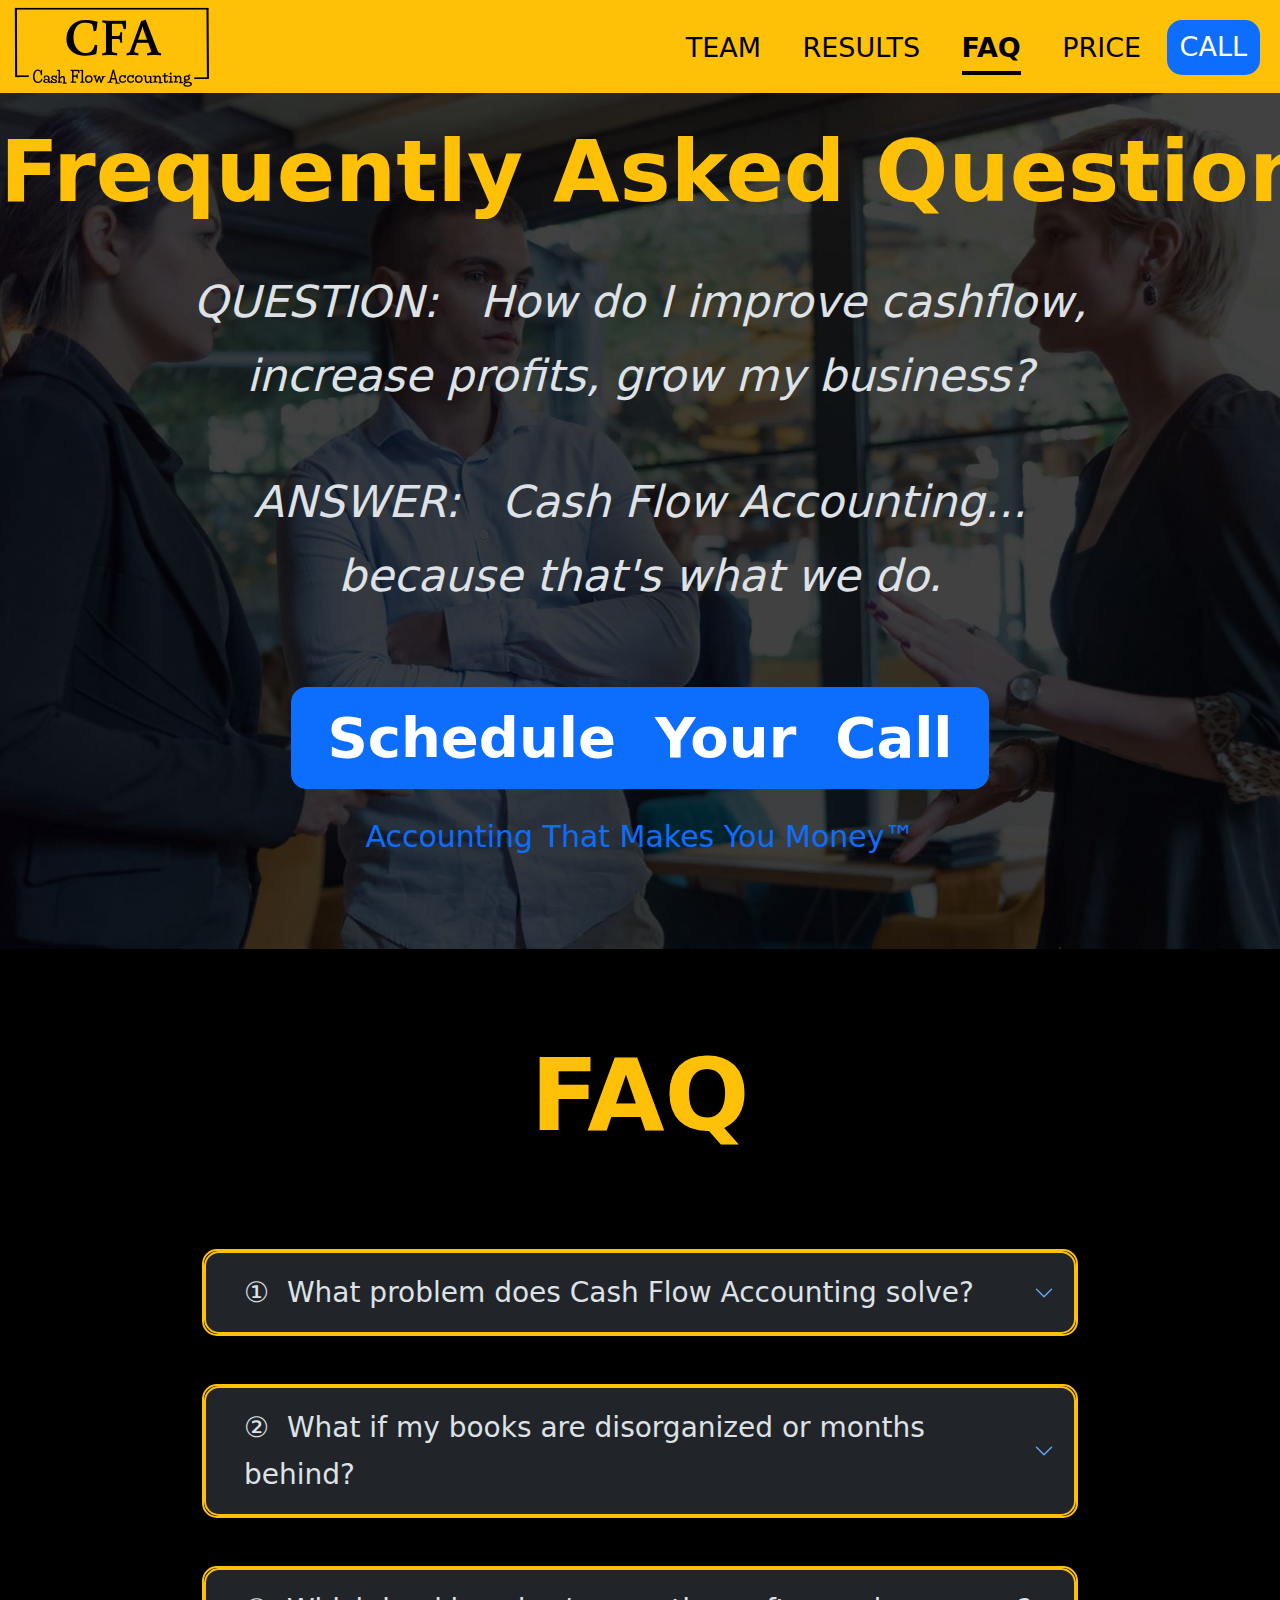
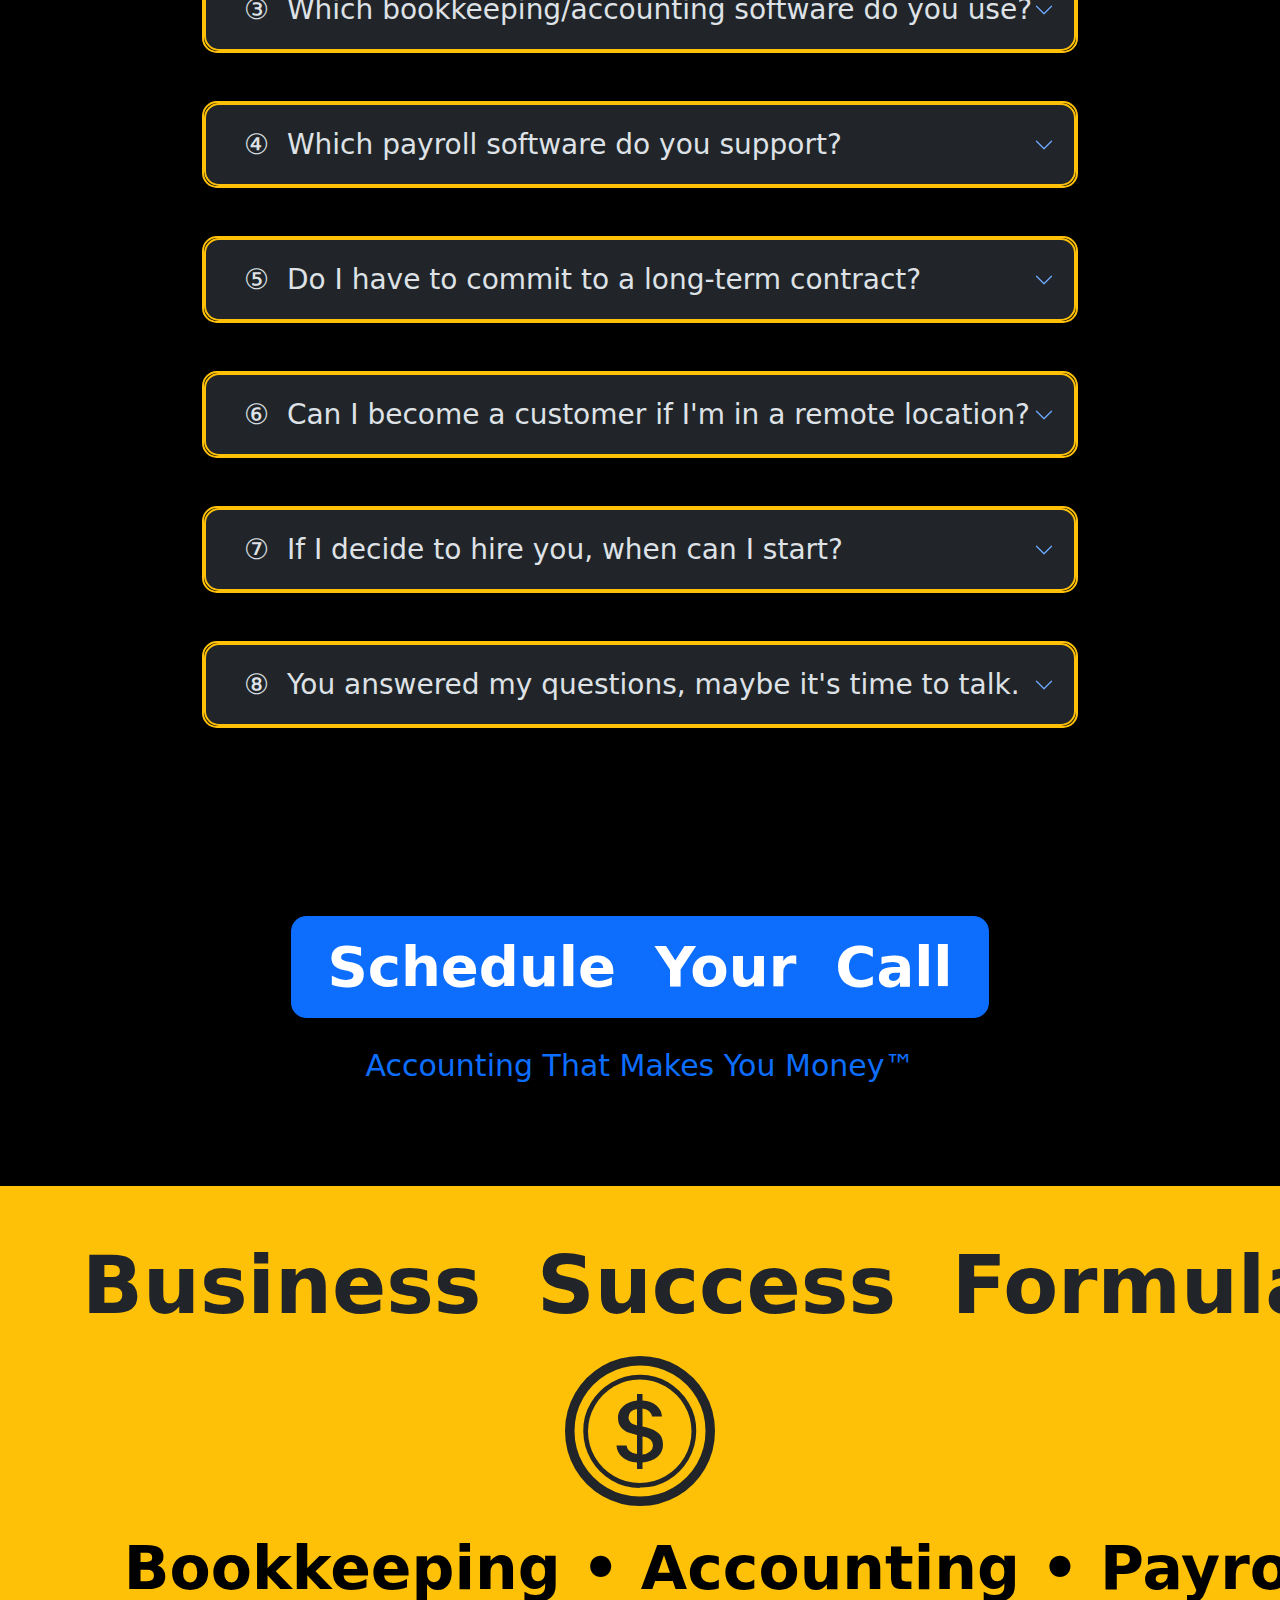
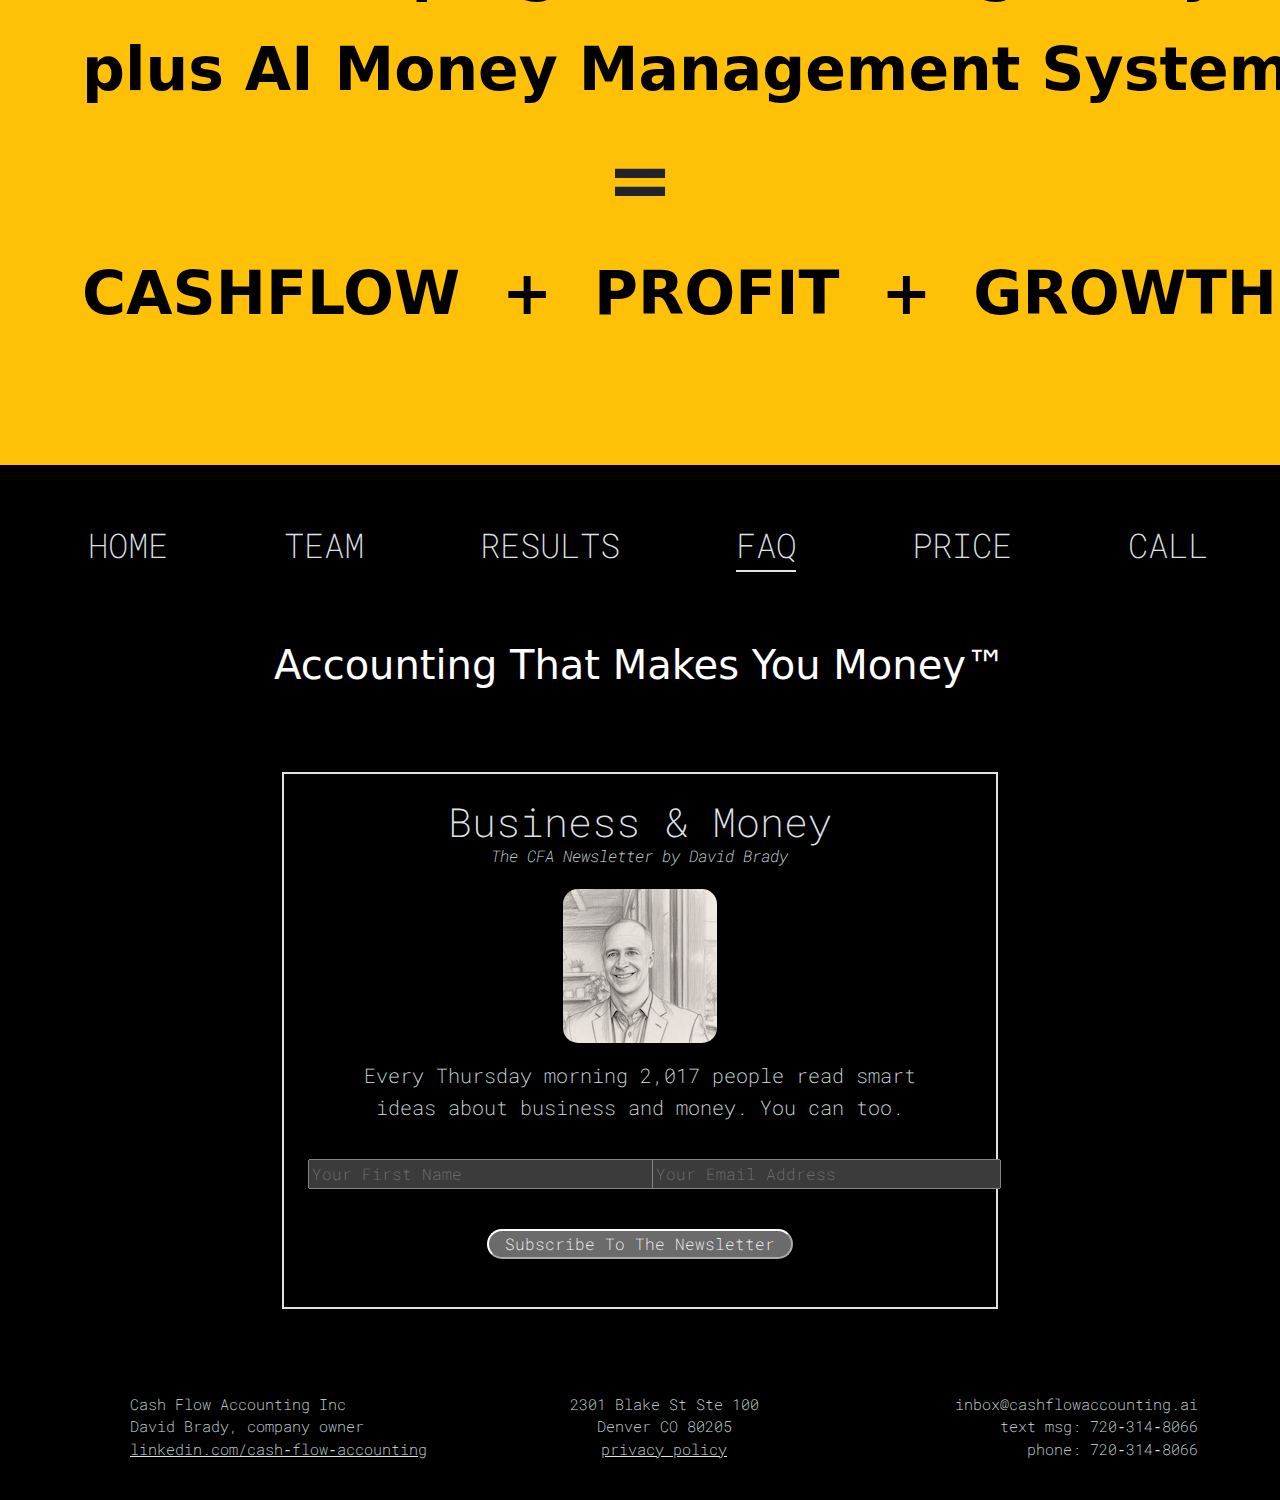
<file: faq.html>
<!doctype html>
<html lang="en" data-bs-theme="dark">
    <head>
        <meta charset="utf-8">
        <meta name="viewport" content="width=device-width,initial-scale=1">
        <meta name="description" content="CFA Frequently Asked Questions">
        <meta name="author" content="David Brady">
        <meta name="publisher" content="David Brady">
        <meta name="generator" content="Bootstrap 5.3.3">
        <meta name="format-detection" content="telephone=no">
        <title>CFA FAQ</title>
        <link rel="icon" type="image/png" href="/favicon-96x96.png" sizes="96x96">
        <link rel="icon" type="image/svg+xml" href="/favicon.svg">
        <link rel="shortcut icon" href="/favicon.ico">
        <link rel="apple-touch-icon" sizes="180x180" href="/apple-touch-icon.png">
        <link rel="manifest" href="/site.webmanifest">
        <link rel="canonical" href="https://cashflowaccounting.ai/">
        <link href="https://fonts.googleapis.com" rel="preconnect">
        <link href="https://fonts.gstatic.com" rel="preconnect" crossorigin>
        <link href="https://fonts.googleapis.com/icon?family=Material+Icons" rel="stylesheet">
        <link href="https://fonts.googleapis.com/css2?family=Roboto+Mono:ital,wght@0,100..700;1,100..700&display=swap" rel="stylesheet">
        <link href="https://cdnjs.cloudflare.com/ajax/libs/font-awesome/4.7.0/css/font-awesome.min.css" rel="stylesheet">
        <link href="https://cdn.jsdelivr.net/npm/bootstrap-icons@1.11.3/font/bootstrap-icons.min.css" rel="stylesheet">
        <link href="https://cdn.jsdelivr.net/npm/bootstrap@5.3.3/dist/css/bootstrap.min.css" rel="stylesheet" integrity="sha384-QWTKZyjpPEjISv5WaRU9OFeRpok6YctnYmDr5pNlyT2bRjXh0JMhjY6hW+ALEwIH" crossorigin="anonymous">
        <link href="navbar.css" rel="stylesheet">
        <script async src="https://www.googletagmanager.com/gtag/js?id=AW-17622031501"></script> <script> window.dataLayer = window.dataLayer || []; function gtag(){dataLayer.push(arguments);} gtag('js', new Date()); gtag('config', 'AW-17622031501'); </script>
        <!-- Event snippet for Book Appointment conversion page. Add this snippet and call gtag_report_conversion when someone clicks on the chosen button/link.-->
        <script>
            function gtag_report_conversion(url) {
                var callback = function () {
                    if (typeof(url) != 'undefined') {window.open(url,'_blank');}};
                gtag('event', 'conversion', {'send_to': 'AW-17622031501/Hsz7CNWZwKYbEI2569JB','event_callback': callback});
                return false;}
        </script>
        <style>    
            header {background-image:url("Three-Standing-1920x1080-(74).jpg");align-items:center;text-align:center;margin:0;padding:12px 0 64px;} header h3{font-style:italic;}
            section {margin:0;padding:70px 0 90px;} section#newsletter tr td{border:2px solid #dee2e6;}
            address {margin:0;padding:0;} div.card-header{text-align:center;background-color:#212529;}
            footer {font-size:15px;color:#dee2e6;background-color:#000000;font-weight:200;margin:0;padding:60px 0 16px;}
            a {color:#dee2e6;border-bottom-color:#dee2e6;} i{display:inline-block;line-height:1;} p{font-size:20px;font-weight:400;line-height:1.6;margin:0;padding-bottom:20px;}
            blockquote {display:block;margin:0;padding:40px 0;} cite{text-align:center;display:block;font-style:normal;margin:0;padding:0;}
            strong {font-weight:700;} small{font-weight:200;color:#a7aaad;margin:0;padding:0;} mark{font-size:20px;font-weight:600;line-height:1.6;background-color:#ffc107;margin:0;padding:0;}
            h1 {font-size:100px;font-weight:800;line-height:1.54;text-align:center;color:#ffc107;overflow-wrap:normal;margin:0;padding:0 0 28px 0;}
            h2 {font-size:60px;font-weight:600;line-height:1.68;text-align:center;overflow-wrap:normal;margin:0;padding:0;}
            h3 {font-size:50px;font-weight:500;line-height:1.68;overflow-wrap:normal;margin:0;padding:0;}
            h4 {font-size:40px;font-weight:400;line-height:1.68;overflow-wrap:normal;margin:0;padding:0;}
            h5 {font-size:30px;font-weight:300;line-height:1.6;overflow-wrap:normal;margin:0;padding:0;}
            h6 {font-size:22px;font-weight:200;line-height:1.5;overflow-wrap:normal;margin:0;padding:0;}
            ul {list-style-type:none;} li{font-size:30px;line-height:1.51;padding-bottom:12px;}
            hr {width:60%;margin:80px auto;height:5px;border-width:0;overflow:visible;color:#ffffff;background-color:#ffffff;}
            figure {display:block;align-items:center;text-align:center;border:0;margin:0;padding:0;} figure a{border-bottom-color:transparent;} figcaption{font-size:20px;}
            img {max-width:100%;height:auto;border:0;outline:0;margin:0 auto;}
            .bg-img{position:relative;overflow:hidden;background-size:cover;background-position:center;background-repeat:no-repeat;background-attachment:scroll;}
            .img-right15{border-radius:0 15px 15px 0;} .img-left15{border-radius:15px 0 0 15px;} .img-right30{border-radius:0 30px 30px 0;} .img-left30{border-radius:30px 0 0 30px;}
            .brdr-radius15{border-radius:15px;} .brdr-radius30{border-radius:30px;} .brdr-blue{border:2px solid #0d6efd;} .brdr-white{border:2px solid #ffffff;} .brdr-yellow{border:2px solid #ffc107;}
            .bg-bsblack{background-color:#212529;} .bg-blue{background-color:#0d6efd;} .bg-gray{background-color:#6f7173;} .bg-yellow{background-color:#ffc107;}
            .fc-bsblack{color:#212529;} .fc-bswhite{color:#dee2e6;} .fc-blue{color:#0d6efd;} .fc-gray{color:#a7aaad;} .fc-yellow{color:#ffc107;}
            .font16{font-size:16px;} .font20{font-size:20px;} .font22{font-size:22px;vertical-align:3px;} .font26{font-size:26px;} .font44{font-size:44px;} .font100{font-size:100px;} .font150{font-size:150px;} .font200{font-size:200px;}
            .fw200{font-weight:200;} .fw300{font-weight:300;} .fw400{font-weight:400;} .fw500{font-weight:500;} .fw600{font-weight:600;} .fw700{font-weight:700;} .fw800{font-weight:800;} .fw900{font-weight:900;}
            .roboto-mono-200{font-family:"Roboto Mono","Courier New",monospace;font-style:normal;font-weight:200;}
            .lh12{line-height:1.2;} .break20{display:block;margin-top:20px;margin-bottom:20px;} .break38{display:block;margin-top:38px;margin-bottom:38px;}
    
            @media (max-width:575.98px) { header h1 {font-size:30px;} header div h3 {font-size:20px;} }
            @media (min-width:576px) { header h1 {font-size:42px;} header div h3 {font-size:26px;} }
            @media (min-width:768px) { header h1 {font-size:56px;} header div h3 {font-size:36px;} }
            @media (min-width:992px) { header h1 {font-size:72px;} header div h3 {font-size:42px;} }
            @media (min-width:1200px) { header h1 {font-size:86px;} header div h3 {font-size:44px;} }
            @media (min-width:1400px) { header h1 {font-size:96px;} header div h3 {font-size:50px;} }
    
            section#faq h3.accordion-header {border:0;background-color:transparent;}
            section#faq div.accordion-item {border:2px solid #ffc107;border-radius:15px;background-color:transparent;}
            section#faq button.accordion-button {border:2px solid #ffc107;border-radius:15px;}
            section#faq button.accordion-button:not(.collapsed) {background-color:#ffc107;color:#ffffff;}
            section#faq div.accordion-body {padding-top:30px;padding-bottom:30px;}
            @media (max-width:575.98px) { section#faq button.accordion-button{font-size:22px;padding-left:26px;} section#faq div.accordion-body{font-size:18px;padding:30px 38px;} }
            @media (min-width:576px) { section#faq button.accordion-button{font-size:24px;padding-left:32px;} section#faq div.accordion-body{font-size:20px;padding:30px 42px;} }
            @media (min-width:768px) { section#faq button.accordion-button{font-size:25px;padding-left:34px;} section#faq div.accordion-body{font-size:22px;padding:30px 46px;} }
            @media (min-width:992px) { section#faq {padding-right:90px;padding-left:90px;} section#faq button.accordion-button{font-size:28px;padding-left:36px;} section#faq div.accordion-body{font-size:24px;padding:30px 50px;} }
            @media (min-width:1200px) { section#faq {padding-right:190px;padding-left:190px;} section#faq button.accordion-button{font-size:28px;padding-left:38px;} section#faq div.accordion-body{font-size:26px;padding:30px 56px;} }
            @media (min-width:1400px) { section#faq {padding-right:270px;padding-left:270px;} section#faq button.accordion-button{font-size:30px;padding-left:40px;} section#faq div.accordion-body{font-size:28px;padding:30px 60px;} }
            @media (min-width:1600px) { section#faq {padding-right:330px;padding-left:330px;} section#faq button.accordion-button{font-size:33px;padding-left:42px;} section#faq div.accordion-body{font-size:30px;padding:30px 64px;} }
        </style>
    </head>
<body>
<div class="d-flex flex-column w-100 mx-auto bg-black">

    <!--NAV--->
    <section id="navbar-top">
        <figure class="float-lg-start"><a id="logo" href="./"><img src="CFA-Blk-196x83.png" width="196" height="83" alt="..."></a></figure>
        <nav class="nav float-lg-end justify-content-center">
            <a class="nav-link" href="./team.html">TEAM</a>&nbsp;&nbsp;
            &nbsp;&nbsp;<a class="nav-link" href="./results.html">RESULTS</a>&nbsp;&nbsp;
            &nbsp;&nbsp;<a class="nav-link active" href="./faq.html">FAQ</a>&nbsp;&nbsp;
            &nbsp;&nbsp;<a class="nav-link" href="./pricing.html">PRICE</a>&nbsp;&nbsp;
            &nbsp;&nbsp;<a class="btn" href="./call.html">CALL</a>
        </nav>
    </section>
    <!--END NAV-->

    <!--HEADER-->
    <header class="bg-img">
        <h1>Frequently&nbsp;Asked&nbsp;Questions</h1>
        <div class="container-md pb-4">
            <h3><span class="bold800">QUESTION:</span>&nbsp;&nbsp;&nbsp;How do I improve cashflow,<br>increase profits, grow my business?</h3>
            <p>&nbsp;</p>
            <h3><span class="bold800">ANSWER:</span>&nbsp;&nbsp;&nbsp;<em>Cash Flow Accounting</em>...<br>because that's what we do.</h3>
        </div>
        <a id="cta-btn" class="btn btn-lg btn-primary" href="./call.html" onclick="gtag_report_conversion('./call.html');">&nbsp;Schedule&nbsp;&nbsp;Your&nbsp;&nbsp;Call&nbsp;</a>
        <h5 class="fs-italic fc-blue py-4">Accounting&nbsp;That&nbsp;Makes You&nbsp;Money&trade;</h5>
    </header>
    <!--END HEADER-->

    <main>

    <!--FAQ-->
    <section id="faq">
    <h1>FAQ</h1>
    <div class="container-sm">
    <div id="accordionfaq" class="accordion">
            <div class="accordion-item my-5">
                <h3 class="accordion-header">
                    <button class="accordion-button collapsed" type="button" data-bs-toggle="collapse" data-bs-target="#collapseOne">
                            &#9312;&nbsp;&nbsp;What problem does Cash Flow Accounting solve?</button>
                </h3>
                <div id="collapseOne" class="accordion-collapse collapse" data-bs-parent="#accordionfaq">
                    <div class="accordion-body">Bookkeeping &amp; Accounting is viewed as a <em>&ldquo;necessary but annoying expense.&rdquo;</em> We flip that. Instead of an expense, we function as your business partner to help you build a profitable and growing business. Bottom line&mdash;you will earn far more than what we cost.</div>
                </div>
            </div>
            <div class="accordion-item my-5">
                <h3 class="accordion-header">
                    <button class="accordion-button collapsed" type="button" data-bs-toggle="collapse" data-bs-target="#collapseTwo">
                            &#9313;&nbsp;&nbsp;What if my books are disorganized or months behind?</button>
                </h3>
                <div id="collapseTwo" class="accordion-collapse collapse" data-bs-parent="#accordionfaq">
                    <div class="accordion-body">No worries, we don't judge. Besides, we're masters at bookkeeping catch-up/clean-up so we don't mind. Plus it's a free bonus <em>(see PRICING page).</em></div>
                </div>
            </div>
            <div class="accordion-item my-5">
                <h3 class="accordion-header">
                    <button class="accordion-button collapsed" type="button" data-bs-toggle="collapse" data-bs-target="#collapseThree">
                            &#9314;&nbsp;&nbsp;Which bookkeeping/accounting software do you use?</button>
                </h3>
                <div id="collapseThree" class="accordion-collapse collapse" data-bs-parent="#accordionfaq">
                    <div class="accordion-body">We use (and hopefully you do too) Digits, QuickBooks, Xero.</div>
                </div>
            </div>
            <div class="accordion-item my-5">
                <h3 class="accordion-header">
                    <button class="accordion-button collapsed" type="button" data-bs-toggle="collapse" data-bs-target="#collapseFour">
                            &#9315;&nbsp;&nbsp;Which payroll software do you support?</button>
                </h3>
                <div id="collapseFour" class="accordion-collapse collapse" data-bs-parent="#accordionfaq">
                    <div class="accordion-body">In order for us to take over your payroll we prefer Gusto, OnPay, QuickBooks payroll.</div>
                </div>
            </div>
            <div class="accordion-item my-5">
                <h3 class="accordion-header">
                    <button class="accordion-button collapsed" type="button" data-bs-toggle="collapse" data-bs-target="#collapseFive">
                            &#9316;&nbsp;&nbsp;Do I have to commit to a long-term contract?</button>
                </h3>
                <div id="collapseFive" class="accordion-collapse collapse" data-bs-parent="#accordionfaq">
                    <div class="accordion-body">Only for life. &nbsp;Just kidding. All of our plans are month-to-month and you can cancel anytime. We believe in earning your trust every month instead of handcuffing you to a contract.</div>
                </div>
            </div>
            <!--
            <div class="accordion-item">
                <h2 class="accordion-header">
                    <button class="accordion-button collapsed fw-bold" type="button" data-bs-toggle="collapse" data-bs-target="#collapseSix">
                            QQQ?</button>
                </h2>
                <div id="collapseSix" class="accordion-collapse collapse" data-bs-parent="#accordionfaq">
                    <div class="accordion-body">AAA.</div>
                </div>
            </div>
            -->
            <div class="accordion-item my-5">
                <h3 class="accordion-header">
                    <button class="accordion-button collapsed" type="button" data-bs-toggle="collapse" data-bs-target="#collapseSeven">
                            &#9317;&nbsp;&nbsp;Can I become a customer if I'm in a remote location?</button>
                </h3>
                <div id="collapseSeven" class="accordion-collapse collapse" data-bs-parent="#accordionfaq">
                    <div class="accordion-body">Of course you can. CFA is 100% online, which means we won't interfere with your work by requiring in-person meetings. <em>But if you're located on a beautiful beach, we won't mind visiting.</em></div>
                </div>
            </div>
            <div class="accordion-item my-5">
                <h3 class="accordion-header">
                    <button class="accordion-button collapsed" type="button" data-bs-toggle="collapse" data-bs-target="#collapseEight">
                            &#9318;&nbsp;&nbsp;If I decide to hire you, when can I start?</button>
                </h3>
                <div id="collapseEight" class="accordion-collapse collapse" data-bs-parent="#accordionfaq">
                    <div class="accordion-body">We onboard new customers on the 10th and 25th every month.</div>
                </div>
            </div>
            <div class="accordion-item my-5">
                <h3 class="accordion-header">
                    <button class="accordion-button collapsed" type="button" data-bs-toggle="collapse" data-bs-target="#collapseNine">
                            &#9319;&nbsp;&nbsp;You answered my questions, maybe it's time to talk.</button>
                </h3>
                <div id="collapseNine" class="accordion-collapse collapse" data-bs-parent="#accordionfaq">
                    <div class="accordion-body">Great. We've been waiting for you. Click that CALL button.</div>
                </div>
            </div>
    </div></div></section>
    <!--END FAQ-->

    <div class="text-center mb-5 pb-5">
        <a id="cta-btn" class="btn btn-lg btn-primary" href="./call.html" onclick="gtag_report_conversion('./call.html');">&nbsp;Schedule&nbsp;&nbsp;Your&nbsp;&nbsp;Call&nbsp;</a>
        <h5 class="fs-italic fc-blue pt-4">Accounting&nbsp;That&nbsp;Makes You&nbsp;Money&trade;</h5>
    </div>

    </main>

    <!--PREFOOTER-->
    <section id="prefooter"><div class="container-md">
        <h1 class="fc-bsblack pb-0">Business&nbsp;&nbsp;Success&nbsp;&nbsp;Formula</h1>
        <i class="bi bi-coin fc-bsblack font150 py-2"></i>
        <h2>&nbsp;&nbsp;Bookkeeping&nbsp;&bull;&nbsp;Accounting&nbsp;&bull;&nbsp;Payroll&nbsp;&bull;&nbsp;Tax&nbsp;&nbsp;<br>plus&nbsp;AI&nbsp;Money&nbsp;Management&nbsp;System</h2>
        <h1 class="fc-bsblack p-0">&equals;</h1>
        <h2>CASHFLOW&nbsp;&nbsp;+&nbsp;&nbsp;PROFIT&nbsp;&nbsp;+&nbsp;&nbsp;GROWTH</h2>
        <p>&nbsp;</p>
    </div></section>
    <!--END PREFOOTER-->

    <!--NAVBAR BOTTOM-->
    <section id="navbar-bottom">
    <nav class="nav justify-content-center roboto-mono-200">
        <a class="nav-link" href="./">HOME</a>&nbsp;&nbsp;
        &nbsp;&nbsp;<a class="nav-link" href="./team.html">TEAM</a>&nbsp;&nbsp;
        &nbsp;&nbsp;<a class="nav-link" href="./results.html">RESULTS</a>&nbsp;&nbsp;
        &nbsp;&nbsp;<a class="nav-link active" href="./faq.html">FAQ</a>&nbsp;&nbsp;
        &nbsp;&nbsp;<a class="nav-link" href="./pricing.html">PRICE</a>&nbsp;&nbsp;
        &nbsp;&nbsp;<a class="nav-link" href="./call.html">CALL</a>
    </nav></section>
    <!--END NAVBAR BOTTOM-->

    <h4 class="text-center text-white fs-italic pb-5">Accounting&nbsp;That&nbsp;Makes You&nbsp;Money&trade;</h4>

    <!--NEWSLETTER-->
    <section id="newsletter" class="text-center my-4 p-0"><div class="container-lg">
    <table style="width:100%">
        <tr><td class="border-0" style="width:18%">&nbsp;</td>
        <td class="p-4" style="width:64%">
            <h4 class="roboto-mono-200 lh12">Business &amp; Money</h4>
            <h6 class="roboto-mono-200 font16 lh12 mb-4"><em>The CFA Newsletter by&nbsp;David&nbsp;Brady</em></h6>
            <figure><img src="Brady1-Sketchify-Paper-154x154.png" width="154" height="154" alt="..." class="brdr-radius15"></figure>
            <p class="roboto-mono-200 my-3">Every Thursday morning 2,017 people read&nbsp;smart<br>ideas about business and money. You can too.</p>
            <form action="https://api.sheetmonkey.io/form/ueBHXK6ngMDmrsYLFXDRrG" method="post" accept-charset="UTF-8">
                <div class="row row-cols-1 row-cols-xl-2">
                    <div class="col pb-3">
                        <input type="text" class="roboto-mono-200" name="Name" size="33" placeholder="Your First Name" required>
                    </div>
                    <div class="col">
                        <input type="email" class="roboto-mono-200" name="Email" size="33" placeholder="Your Email Address" required>
                    </div>
                </div>
                <input type="hidden" name="Created" value="x-sheetmonkey-current-date-time">
                <div class="my-4"><input type="submit" class="roboto-mono-200 brdr-radius15" value="&nbsp;Subscribe To The Newsletter&nbsp;"></div>
            </form>
        </td>
        <td class="border-0" style="width:18%">&nbsp;</td>
        </tr>
    </table></div></section>
    <!--END NEWSLETTER-->                       

    <!--FOOTER-->
    <footer><div class="container-lg roboto-mono-200">
        <div class="row row-cols-1 row-cols-lg-3 g-0">
            <div class="col text-lg-start ps-5 pb-4">Cash&nbsp;Flow&nbsp;Accounting&nbsp;Inc<br>David&nbsp;Brady,&nbsp;company&nbsp;owner<br><a href="https://www.linkedin.com/in/rushebrady" target="_blank">linkedin.com/cash&#x2011;flow&#x2011;accounting</a></div>
            <div class="col text-lg-center ps-5 pb-4"><address>2301&nbsp;Blake&nbsp;St&nbsp;Ste&nbsp;100<br>Denver&nbsp;CO&nbsp;80205</address><a href="https://cashflowaccounting.ai/privacy-policy.html">privacy&nbsp;policy</a></div>
            <div class="col text-lg-end ps-5 pb-4">inbox@cashflowaccounting.ai<br>text&nbsp;msg:&nbsp;720&#x2011;314&#x2011;8066<br>phone:&nbsp;720&#x2011;314&#x2011;8066</div>
        </div>
    </div></footer>
    <!--END FOOTER-->
  </div>
  <script src="https://cdn.jsdelivr.net/npm/bootstrap@5.3.5/dist/js/bootstrap.min.js" integrity="sha384-VQqxDN0EQCkWoxt/0vsQvZswzTHUVOImccYmSyhJTp7kGtPed0Qcx8rK9h9YEgx+" crossorigin="anonymous"></script>
  </body>
</html>
</file>
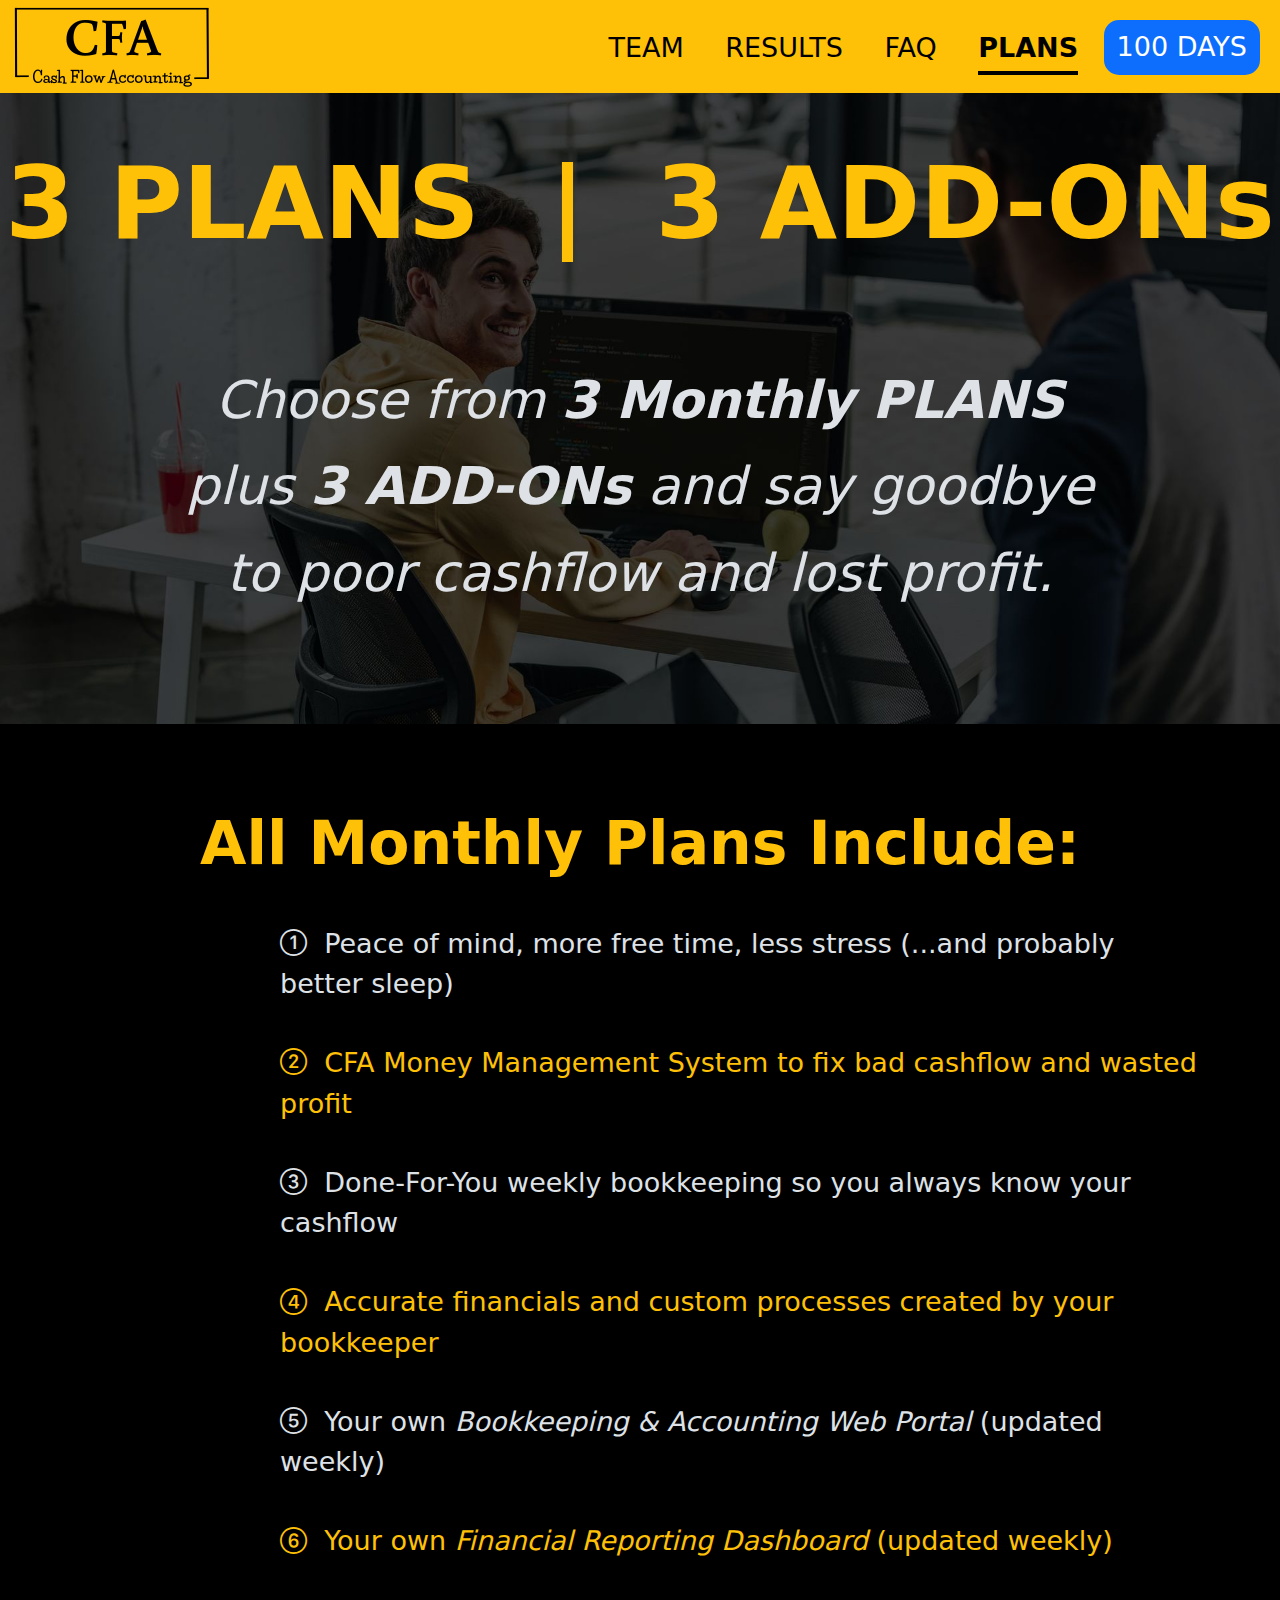
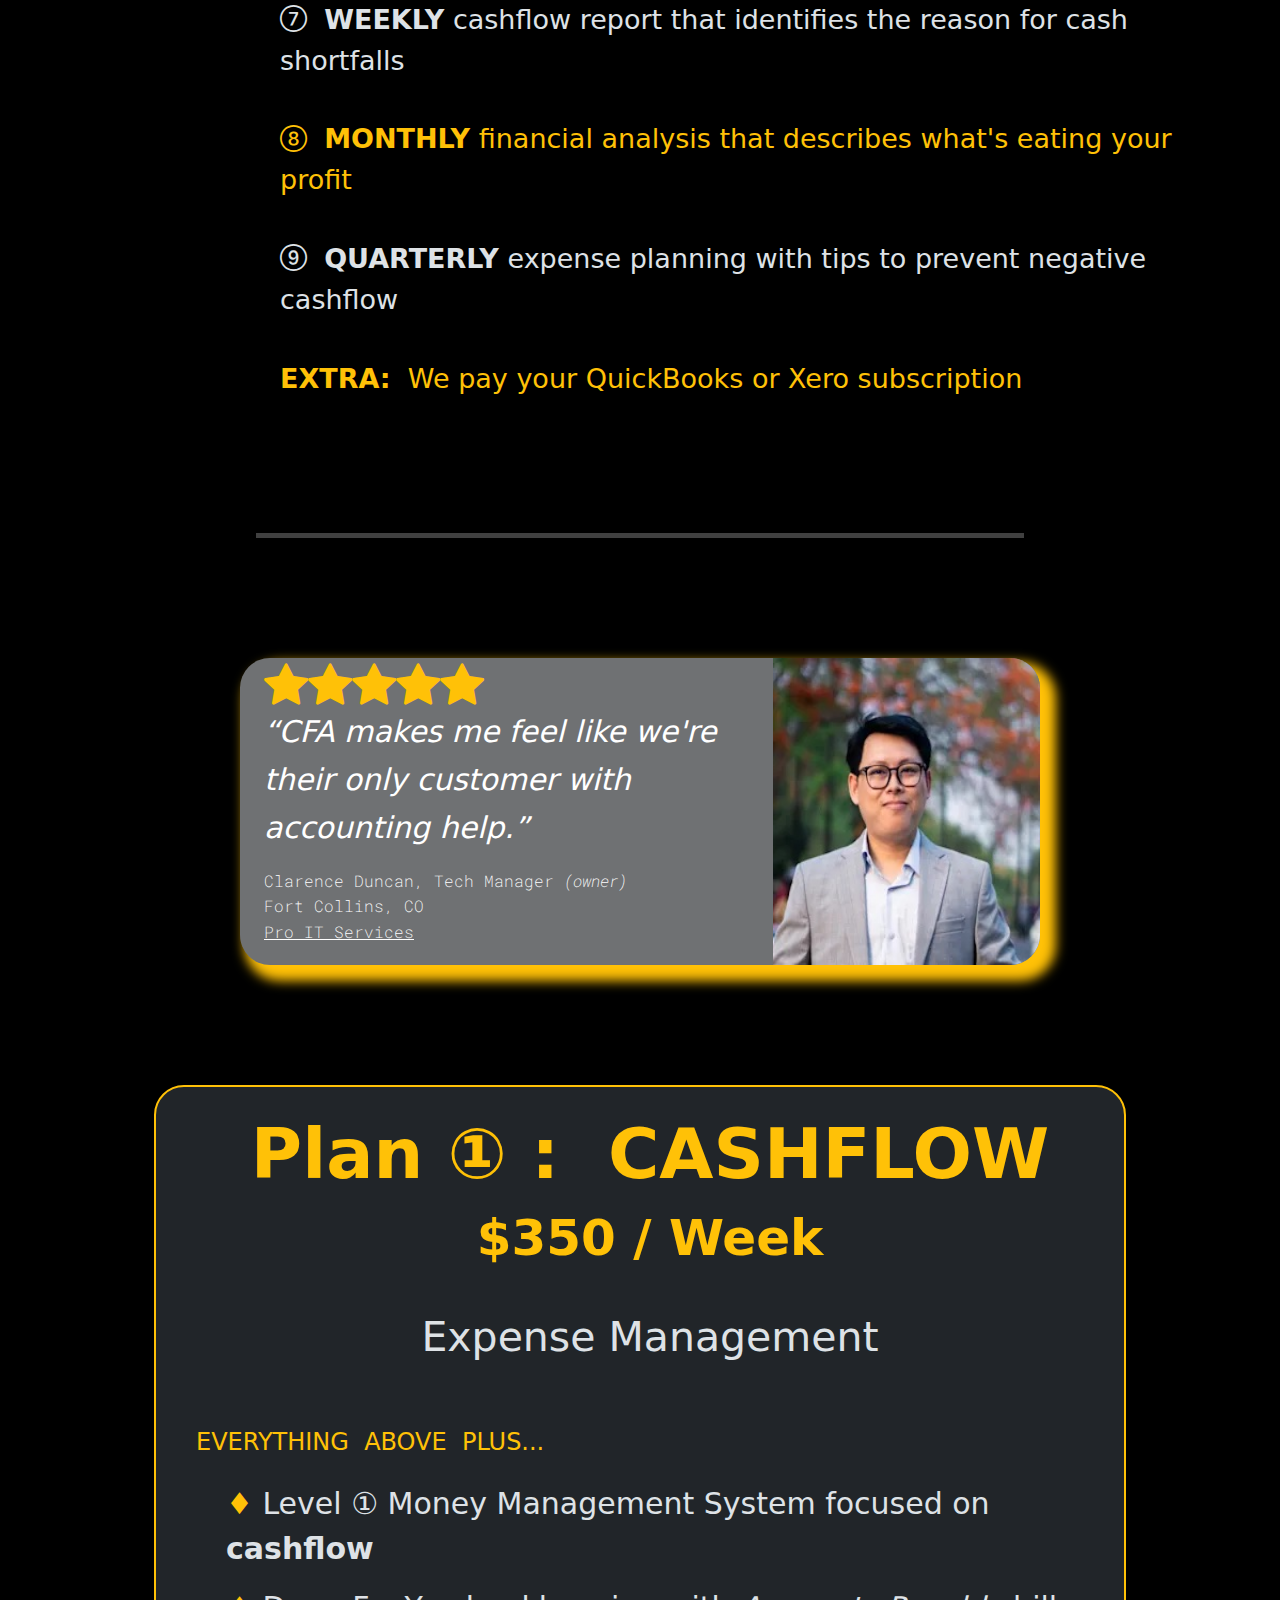
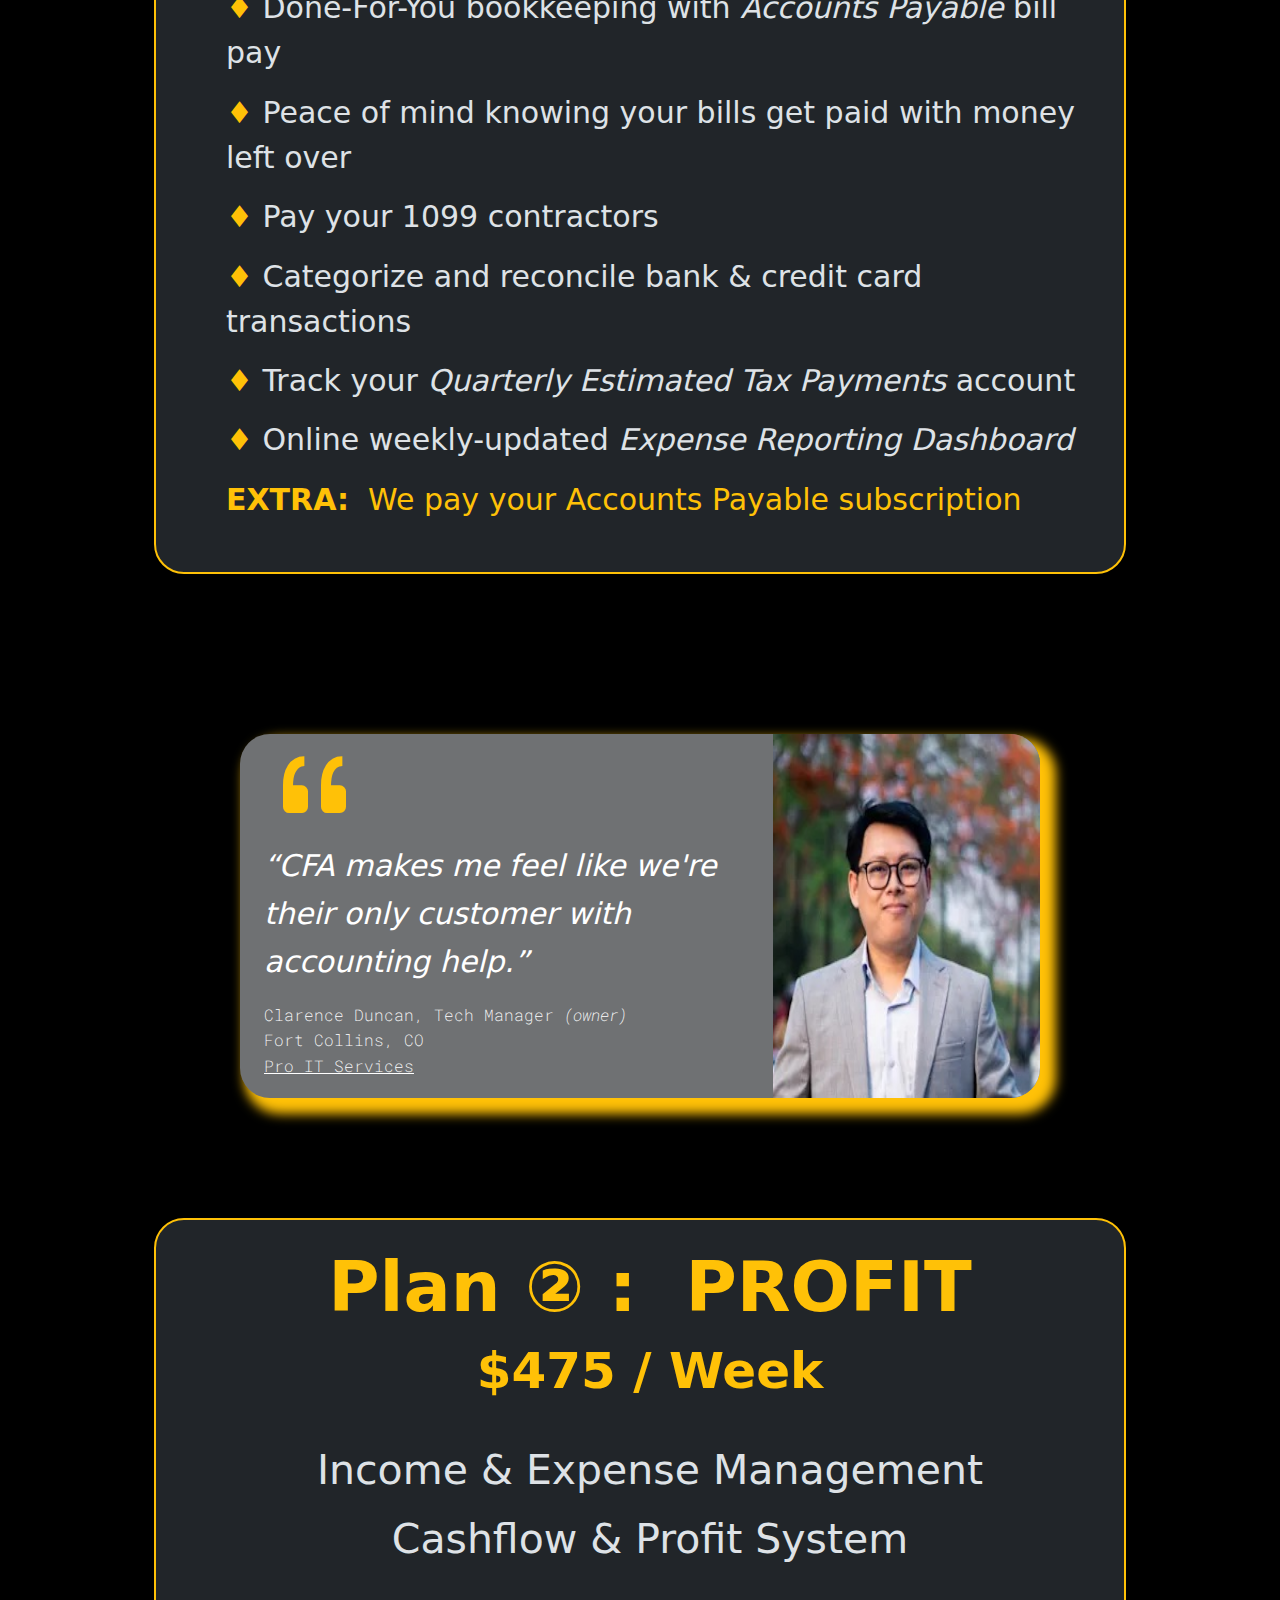
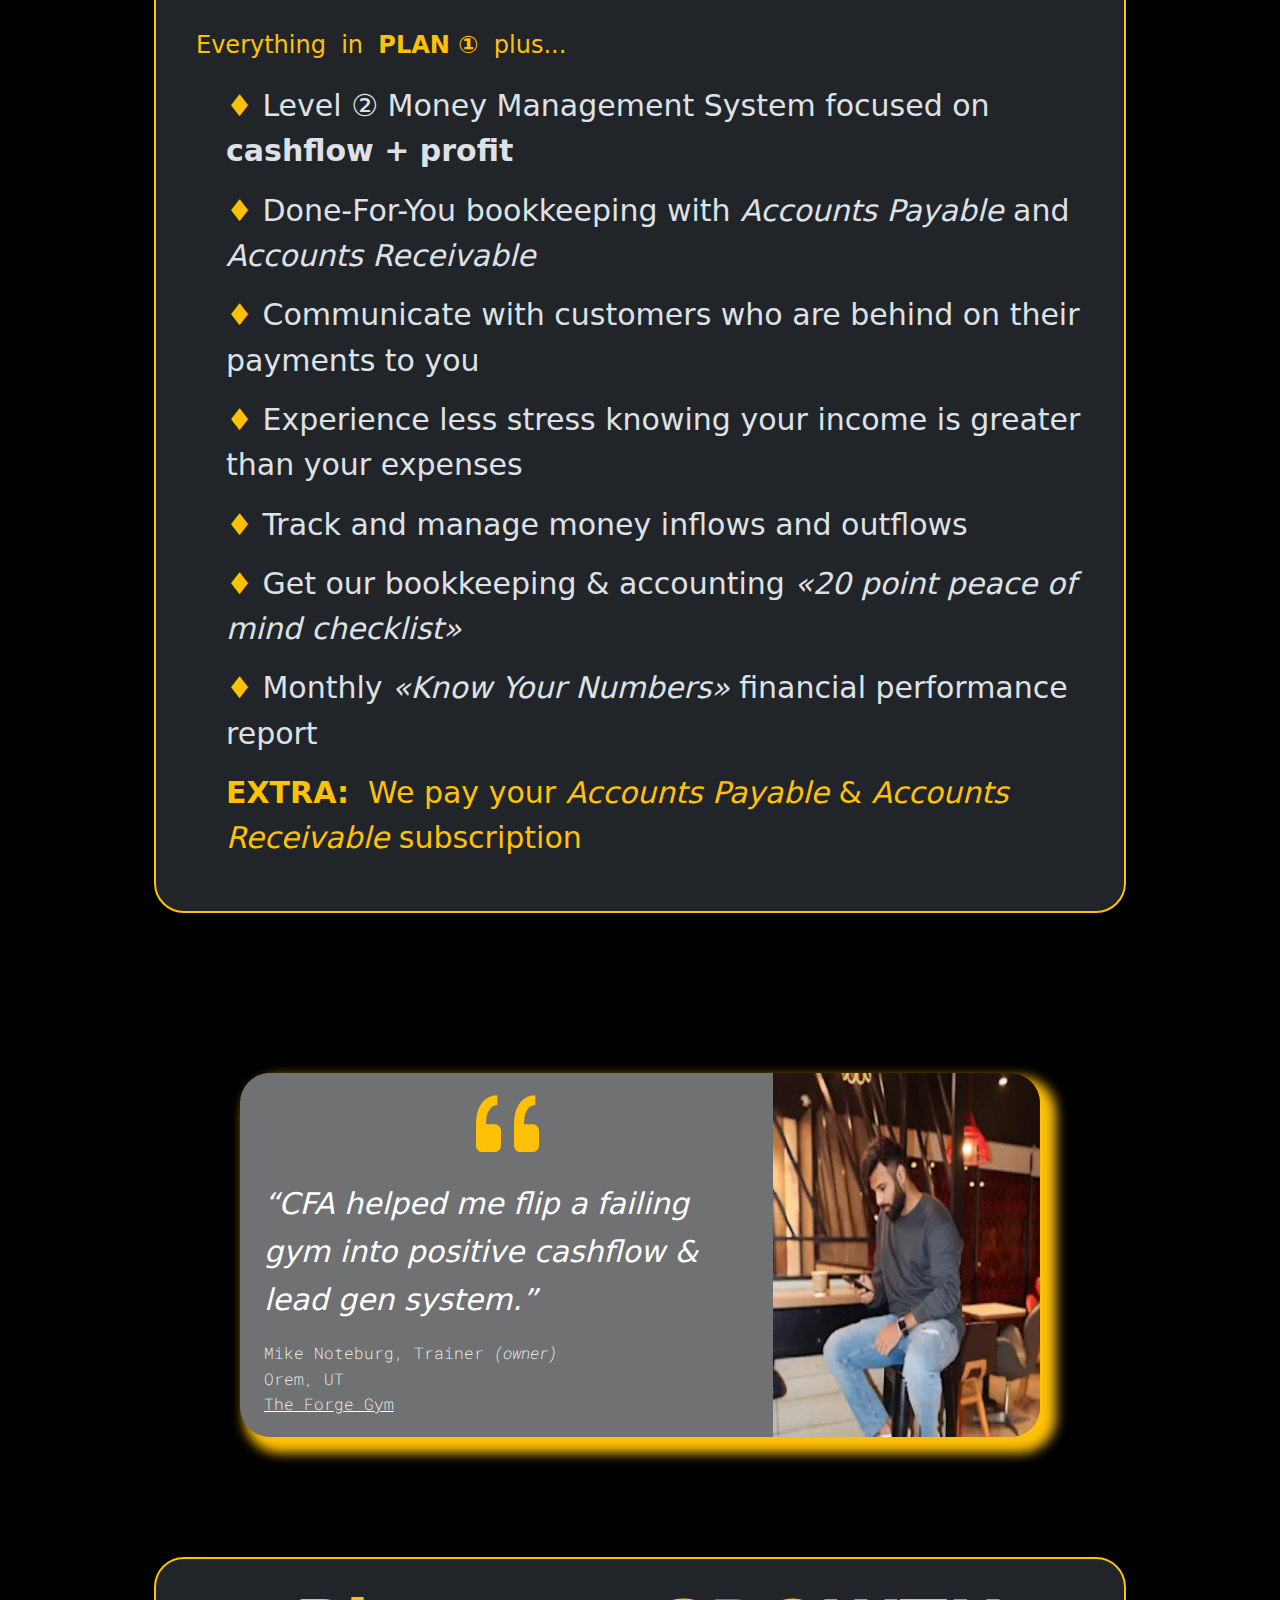
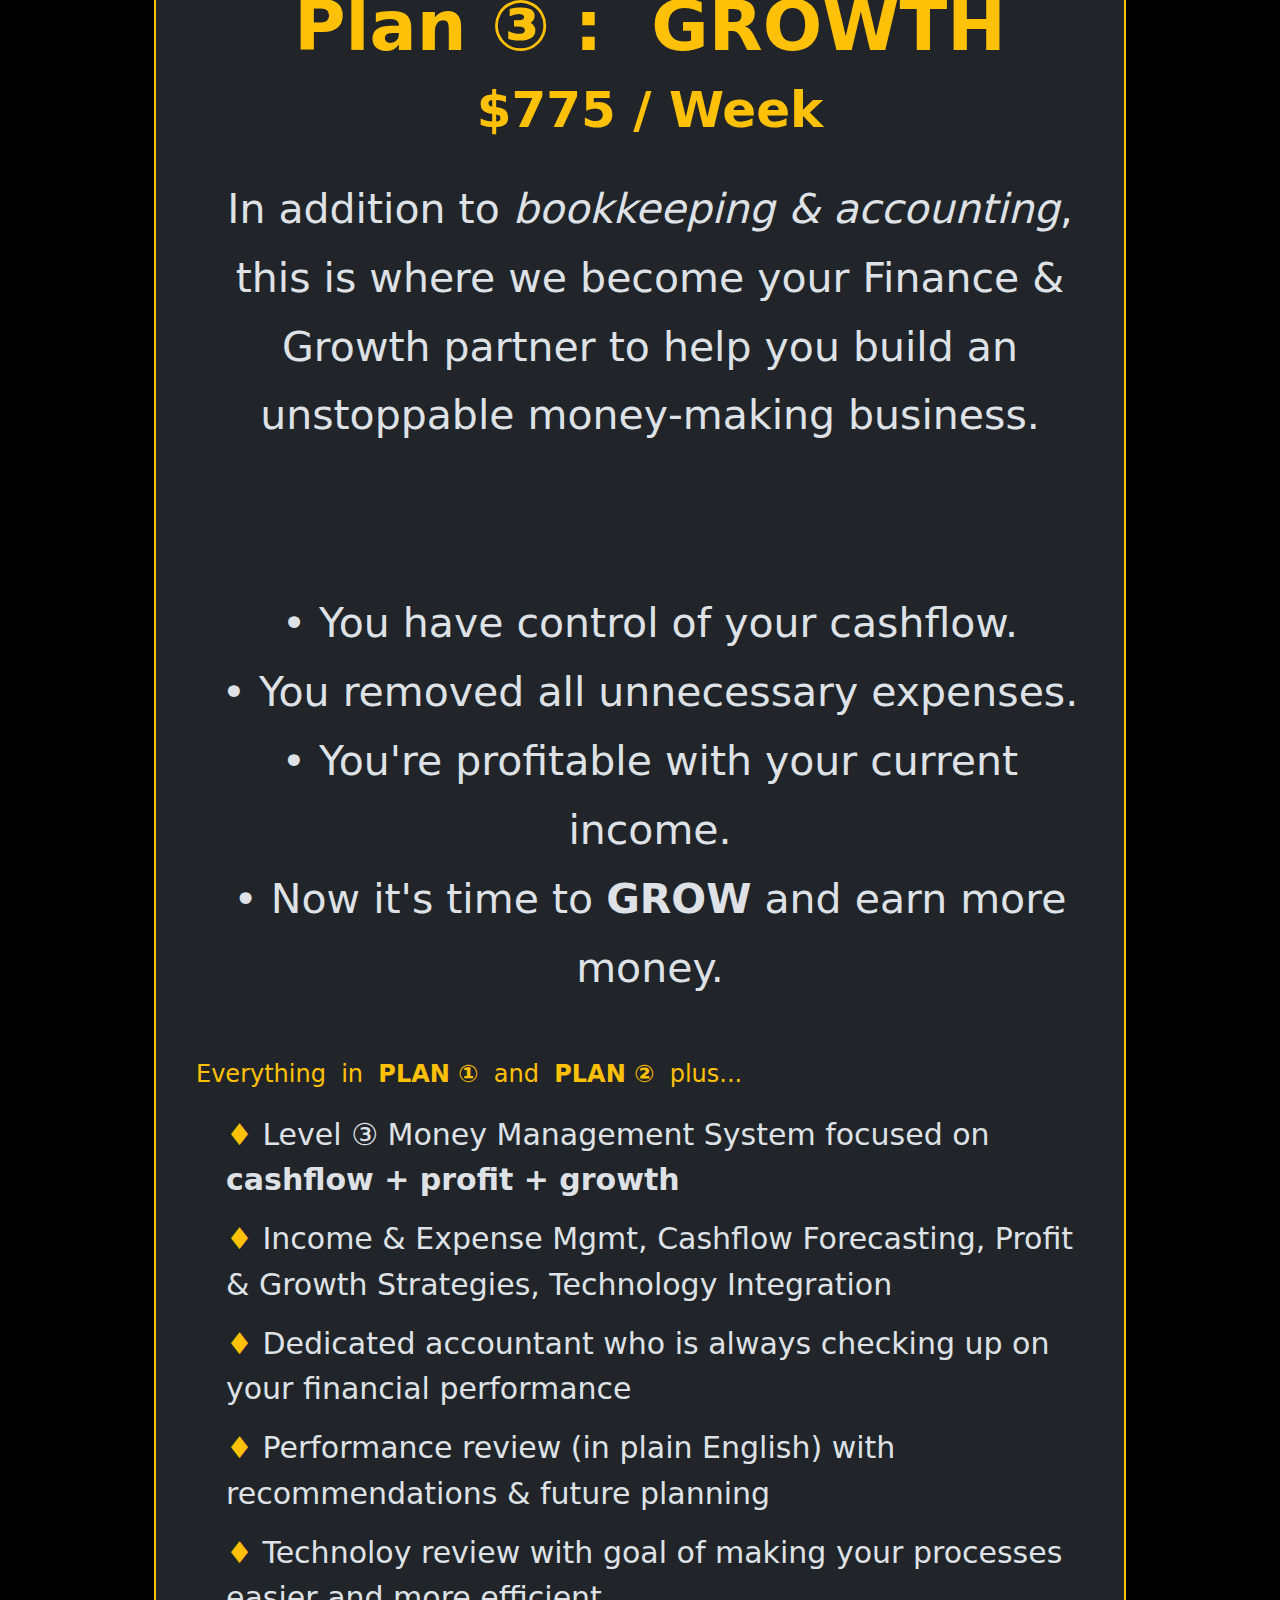
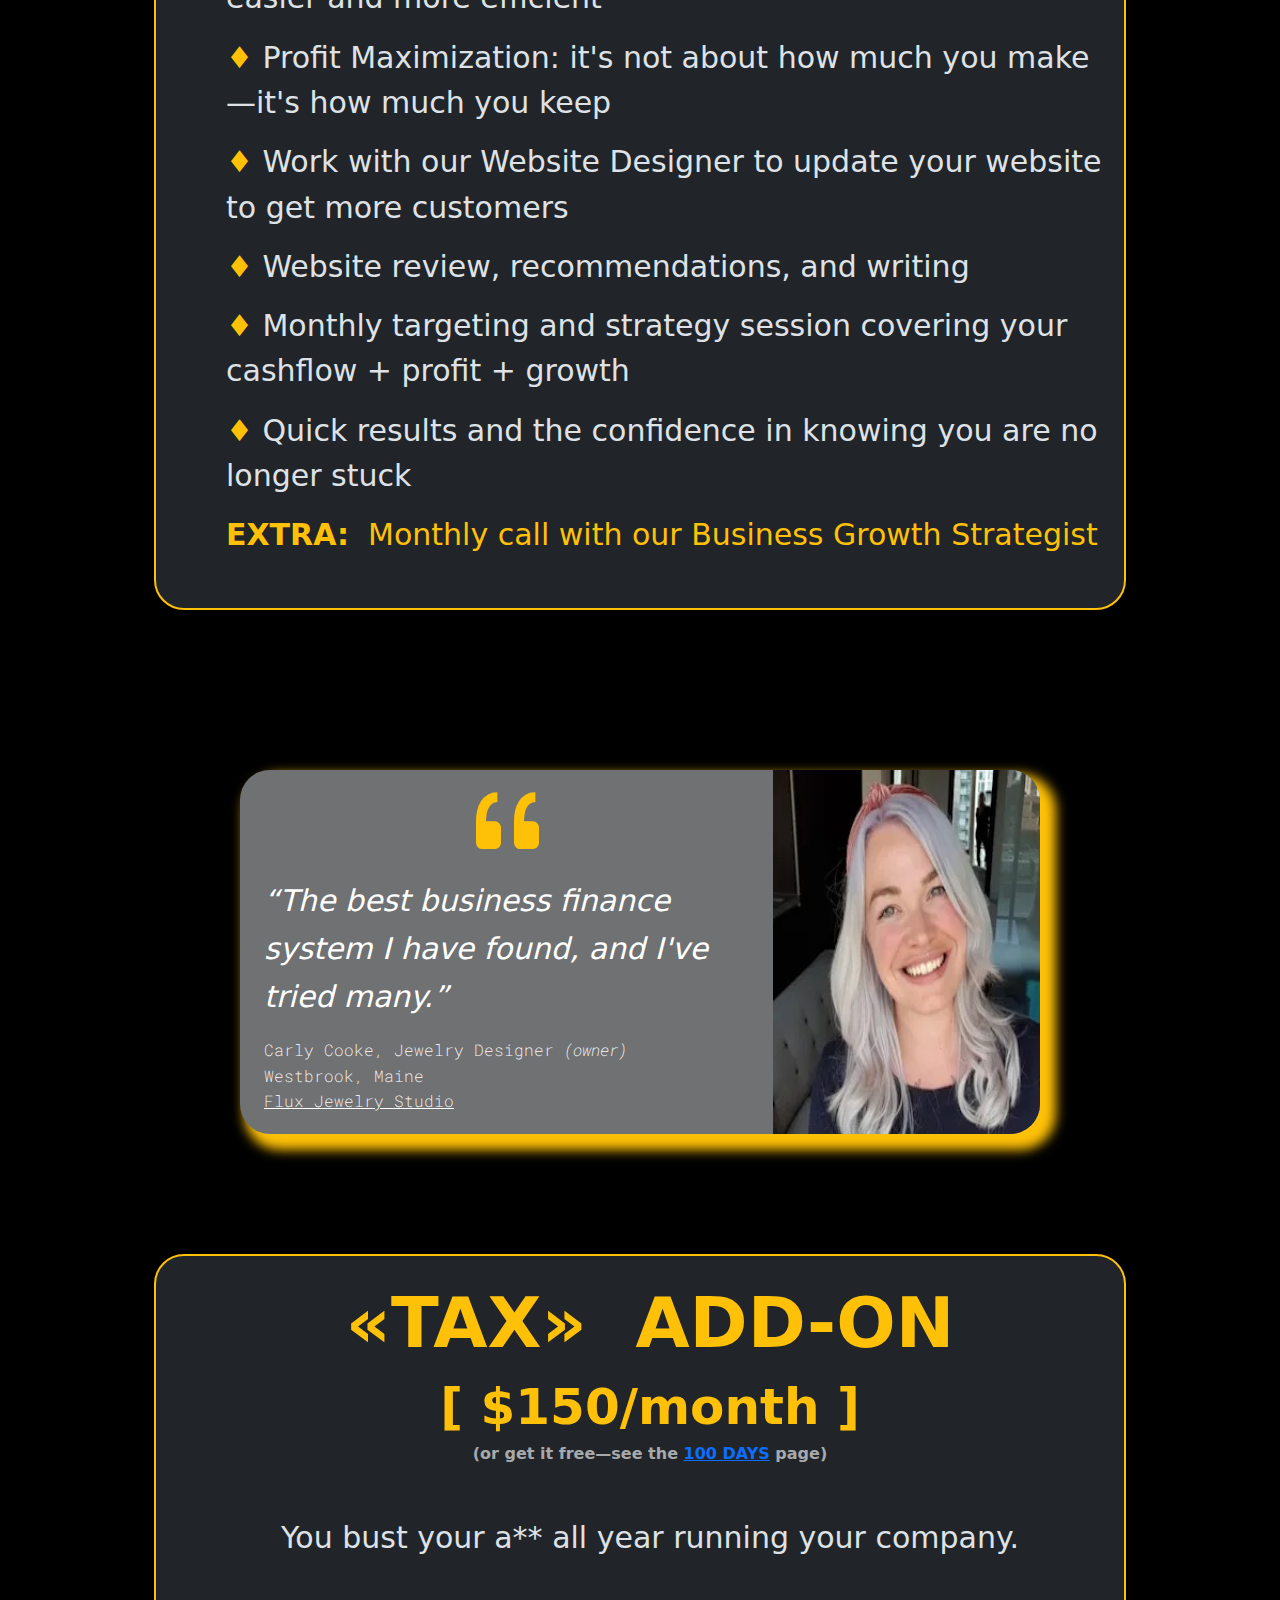
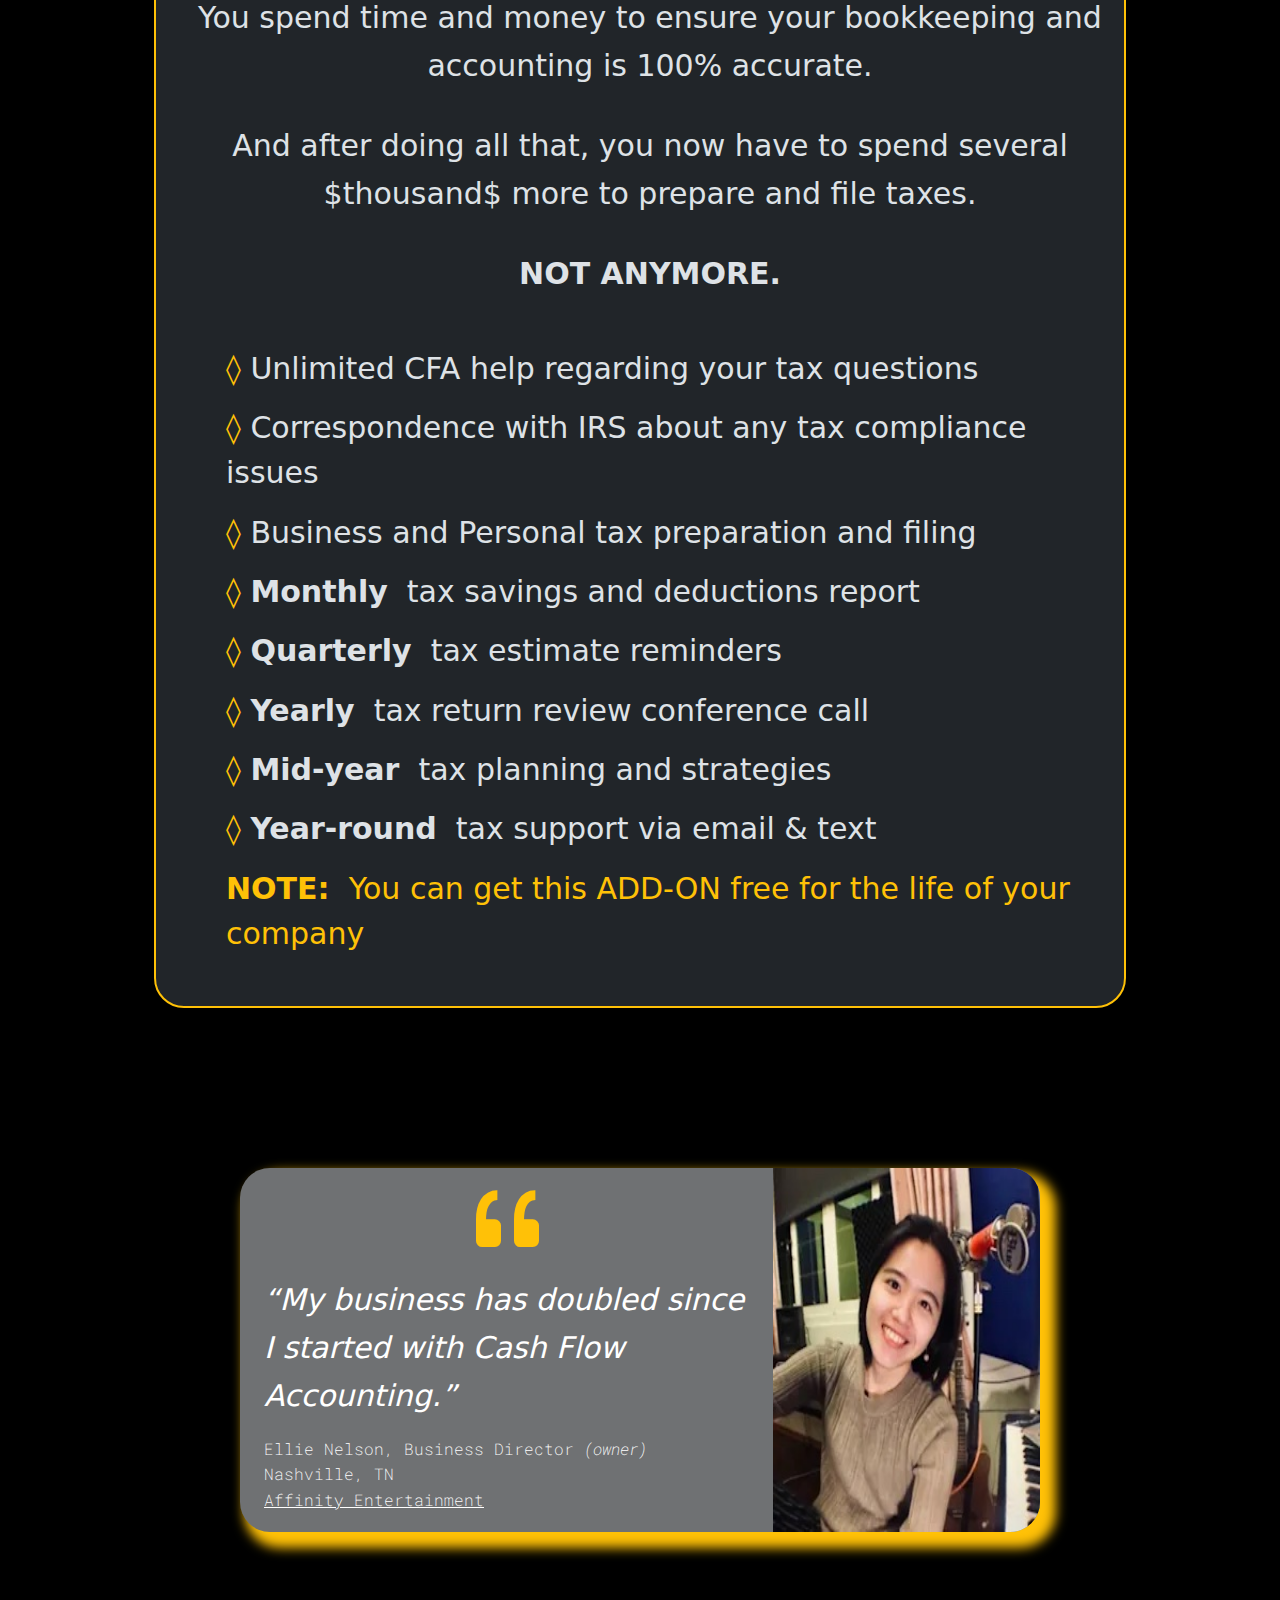
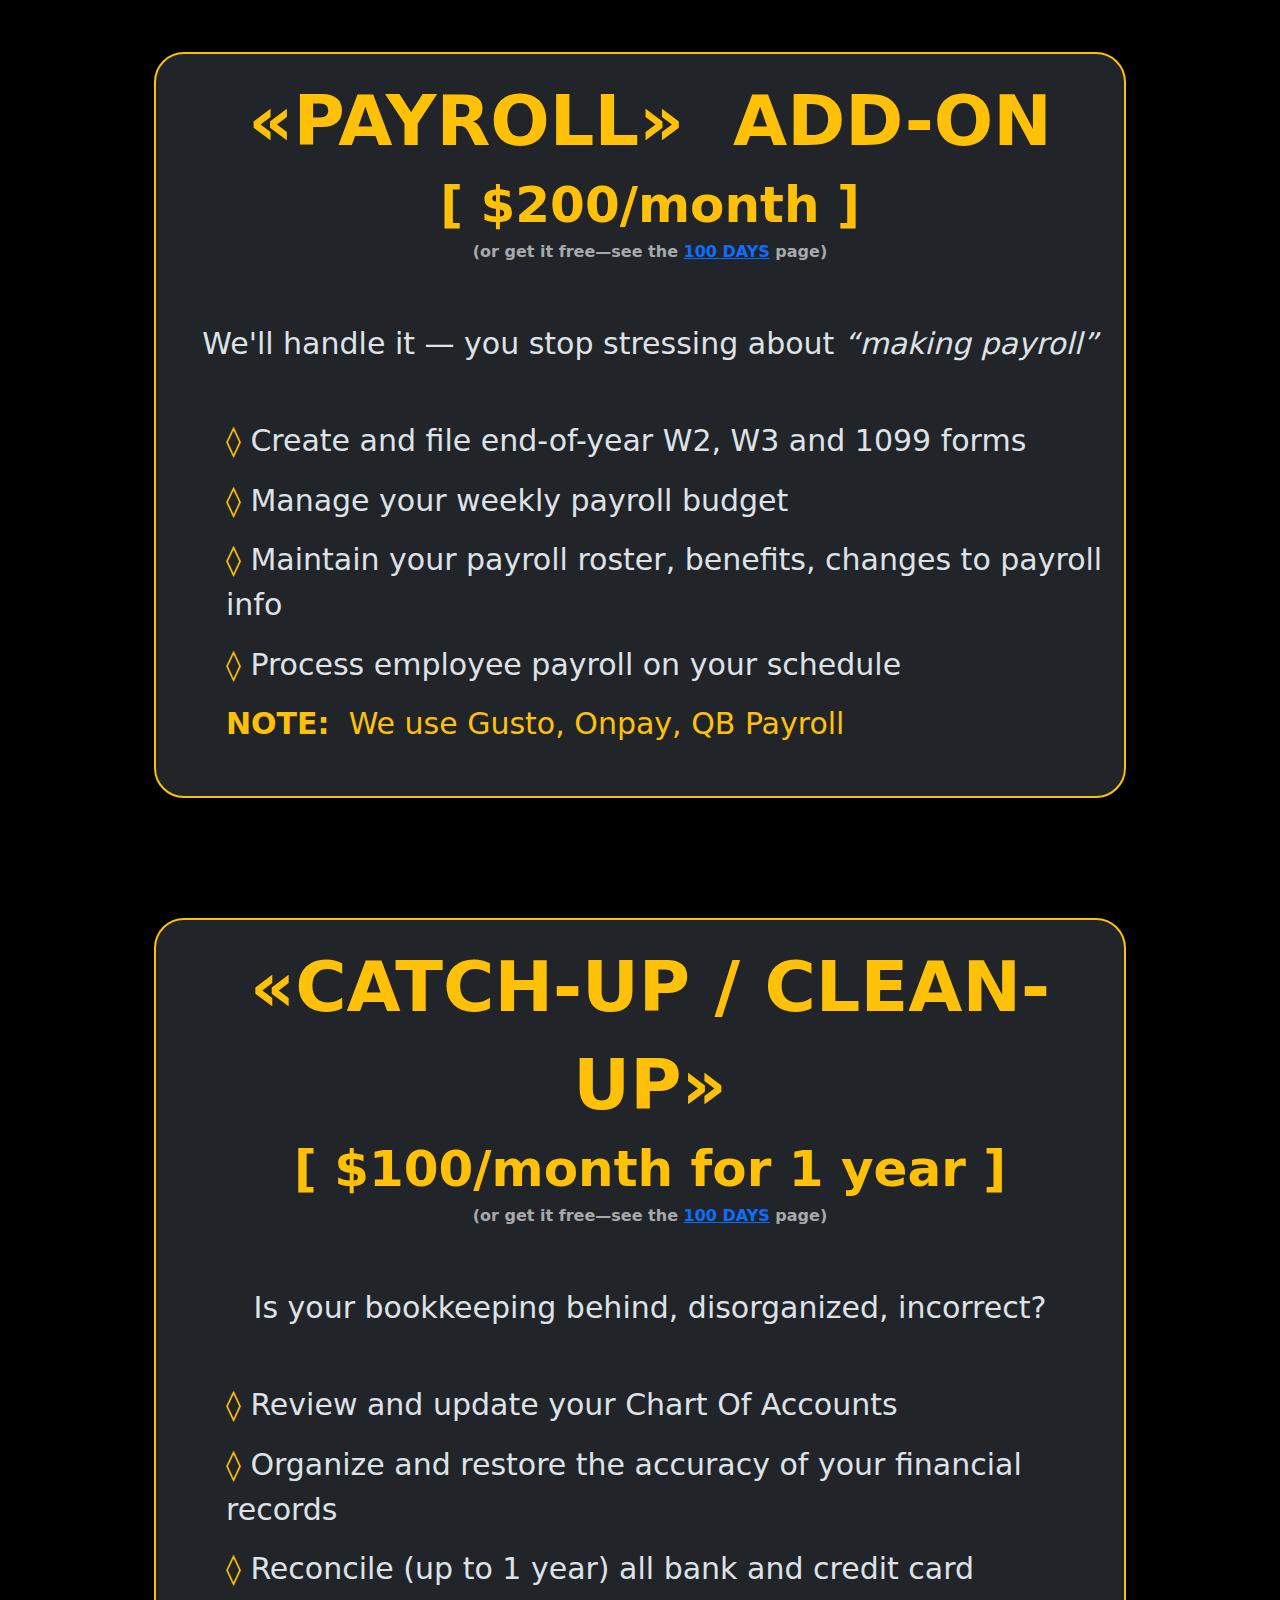
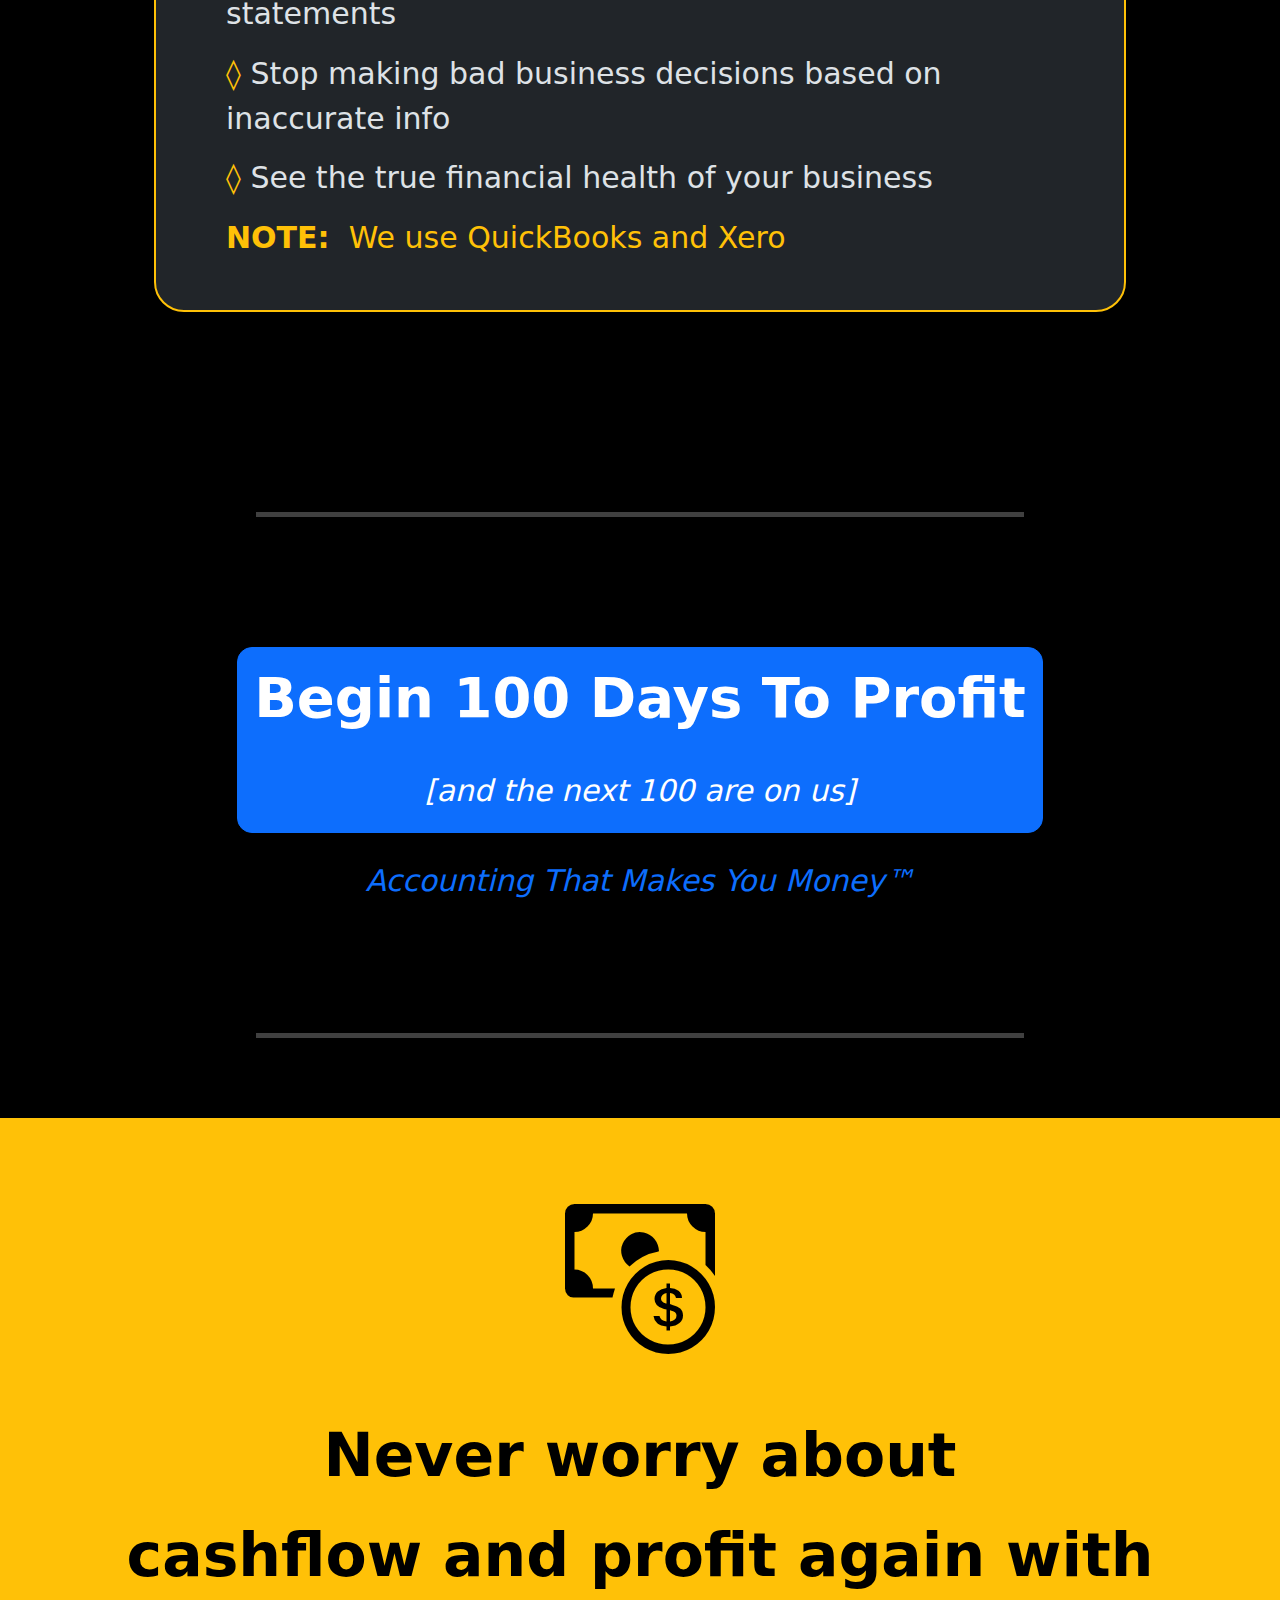
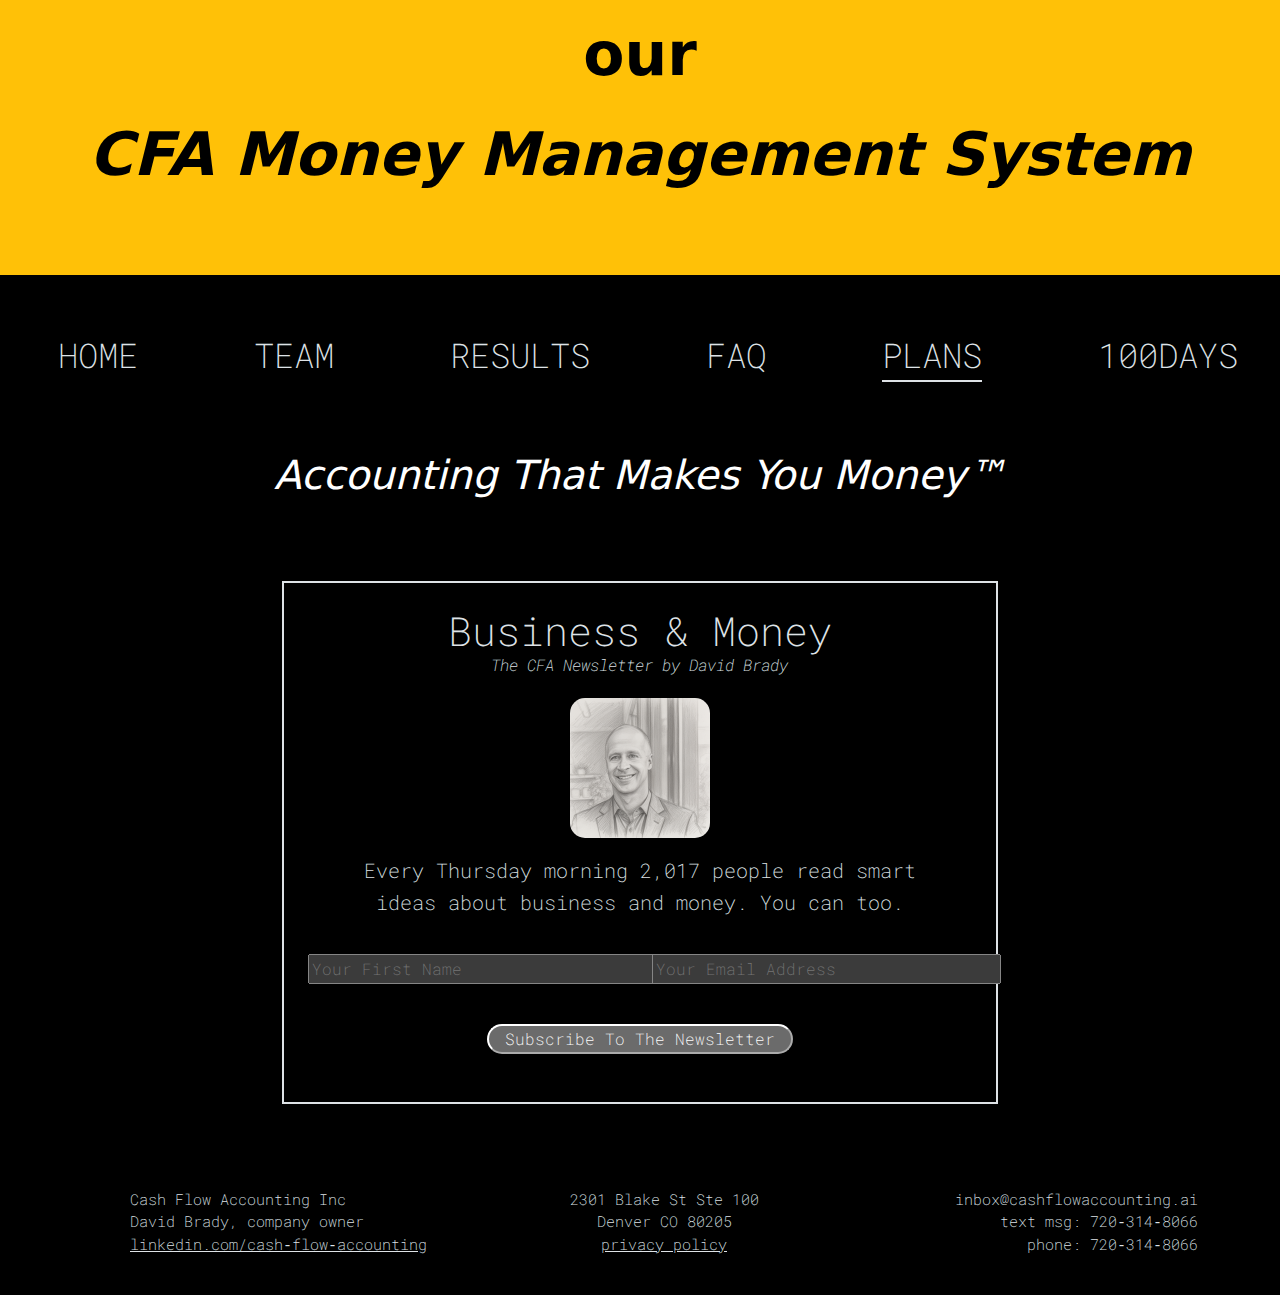
<file: plans.html>
<!doctype html>
<html lang="en" data-bs-theme="dark">
    <head>
        <meta charset="utf-8">
        <meta name="viewport" content="width=device-width,initial-scale=1">
        <meta name="description" content="Cash Flow Accounting Plans and Add-Ons">
        <meta name="author" content="David Brady">
        <meta name="publisher" content="David Brady">
        <meta name="generator" content="Bootstrap 5.3.3">
        <meta name="format-detection" content="telephone=no">
        <title>Plans & Add-Ons</title>
        <link rel="icon" type="image/png" href="/favicon-96x96.png" sizes="96x96">
        <link rel="icon" type="image/svg+xml" href="/favicon.svg">
        <link rel="shortcut icon" href="/favicon.ico">
        <link rel="apple-touch-icon" sizes="180x180" href="/apple-touch-icon.png">
        <link rel="manifest" href="/site.webmanifest">
        <link rel="canonical" href="https://cashflowaccounting.ai/pricing.html">
        <link href="https://fonts.googleapis.com" rel="preconnect">
        <link href="https://fonts.gstatic.com" rel="preconnect" crossorigin>
        <link href="https://fonts.googleapis.com/icon?family=Material+Icons" rel="stylesheet">
        <link href="https://fonts.googleapis.com/css2?family=Roboto+Mono:ital,wght@0,100..700;1,100..700&display=swap" rel="stylesheet">
        <link href="https://cdnjs.cloudflare.com/ajax/libs/font-awesome/4.7.0/css/font-awesome.min.css" rel="stylesheet">
        <link href="https://cdn.jsdelivr.net/npm/bootstrap-icons@1.11.3/font/bootstrap-icons.min.css" rel="stylesheet">
        <link href="https://cdn.jsdelivr.net/npm/bootstrap@5.3.3/dist/css/bootstrap.min.css" rel="stylesheet" integrity="sha384-QWTKZyjpPEjISv5WaRU9OFeRpok6YctnYmDr5pNlyT2bRjXh0JMhjY6hW+ALEwIH" crossorigin="anonymous">
        <link href="navbar.css" rel="stylesheet">
        <script async src="https://www.googletagmanager.com/gtag/js?id=AW-17622031501"></script> <script> window.dataLayer = window.dataLayer || []; function gtag(){dataLayer.push(arguments);} gtag('js', new Date()); gtag('config', 'AW-17622031501'); </script>
        <!-- Event snippet for Book Appointment conversion page. Add this snippet and call gtag_report_conversion when someone clicks on the chosen button/link.-->
        <script>
            function gtag_report_conversion(url) {
                var callback = function () {
                    if (typeof(url) != 'undefined') {window.open(url,'_blank');}};
                gtag('event', 'conversion', {'send_to': 'AW-17622031501/Hsz7CNWZwKYbEI2569JB','event_callback': callback});
                return false;}
        </script>
        <style>
            header {background-image:url("Two-Men-1920x1080-(72).jpg");align-items:center;text-align:center;margin:0;padding:10px 0 60px;} header h3{font-style:italic;}
            section {margin:0;padding:70px 0 90px;} section#newsletter tr td{border:2px solid #dee2e6;}
            address {overflow-wrap:normal;margin:0;padding:0;} div.card-header{text-align:center;background-color:#212529;}
            footer {font-size:15px;color:#dee2e6;background-color:#000000;font-weight:200;margin:0;padding:60px 0 16px;}
            a {color:#dee2e6;border-bottom-color:#dee2e6;} i{display:inline-block;line-height:1;} p{font-size:20px;font-weight:400;line-height:1.6;overflow-wrap:normal;margin:0;padding-bottom:20px;}
            blockquote {display:block;margin:0;padding:40px 0;} cite{text-align:center;display:block;font-style:normal;border:0;margin:0;padding:0;}
            strong {font-weight:700;} small{font-weight:200;color:#a7aaad;margin:0;padding:0;} mark{font-size:20px;font-weight:600;line-height:1.6;background-color:#ffc107;margin:0;padding:0;}
            h1 {font-size:100px;font-weight:800;line-height:1.54;text-align:center;color:#ffc107;overflow-wrap:normal;margin:0;padding:0 0 28px 0;}
            h2 {font-size:60px;font-weight:600;line-height:1.66;text-align:center;overflow-wrap:normal;margin:0;padding:0;}
            h3 {font-size:50px;font-weight:500;line-height:1.66;overflow-wrap:normal;margin:0;padding:0;}
            h4 {font-size:40px;font-weight:400;line-height:1.68;overflow-wrap:normal;margin:0;padding:0;}
            h5 {font-size:30px;font-weight:300;line-height:1.6;overflow-wrap:normal;margin:0;padding:0;}
            h6 {font-size:22px;font-weight:200;line-height:1.5;overflow-wrap:normal;margin:0;padding:0;}
            ul {list-style-type:none;padding-left:30px;} li{font-size:30px;line-height:1.51;padding-bottom:14px;}
            hr {width:60%;margin:80px auto;height:5px;border-width:0;overflow:visible;color:#ffffff;background-color:#ffffff;}
            figure {display:block;align-items:center;text-align:center;border:0;margin:0;padding:0;} figure a{border-bottom-color:transparent;} figcaption{font-size:20px;}
            img {max-width:100%;height:auto;border:0;outline:0;margin:0 auto;}
            .bg-img{position:relative;overflow:hidden;background-size:cover;background-position:center;background-repeat:no-repeat;background-attachment:scroll;}
            .img-right15{border-radius:0 15px 15px 0;} .img-left15{border-radius:15px 0 0 15px;} .img-right30{border-radius:0 30px 30px 0;} .img-left30{border-radius:30px 0 0 30px;}
            .brdr-radius15{border-radius:15px;} .brdr-radius30{border-radius:30px;} .brdr-blue{border:2px solid #0d6efd;} .brdr-white{border:2px solid #ffffff;} .brdr-yellow{border:2px solid #ffc107;}
            .bg-bsblack{background-color:#212529;} .bg-blue{background-color:#0d6efd;} .bg-gray{background-color:#6f7173;} .bg-yellow{background-color:#ffc107;}
            .fc-bsblack{color:#212529;} .fc-bswhite{color:#dee2e6;} .fc-blue{color:#0d6efd;} .fc-gray{color:#a7aaad;} .fc-yellow{color:#ffc107;}
            .font16{font-size:16px;} .font20{font-size:20px;} .font22{font-size:22px;vertical-align:3px;} .font26{font-size:26px;} .font30{font-size:30px;} .font44{font-size:44px;} .font100{font-size:100px;} .font150{font-size:150px;} .font200{font-size:200px;}
            .fw200{font-weight:200;} .fw300{font-weight:300;} .fw400{font-weight:400;} .fw500{font-weight:500;} .fw600{font-weight:600;} .fw700{font-weight:700;} .fw800{font-weight:800;} .fw900{font-weight:900;}
            .roboto-mono-200{font-family:"Roboto Mono","Courier New",monospace;font-style:normal;font-weight:200;}
            .lh12{line-height:1.2;} .break20{display:block;margin-top:20px;margin-bottom:20px;} .break38{display:block;margin-top:38px;margin-bottom:38px;}

            @media (max-width:575.98px) { header h1 {font-size:60px;} header div h3 {font-size:26px;} }
            @media (min-width:576px) { header h1 {font-size:76px;} header div h3 {font-size:30px;} }
            @media (min-width:768px) { header h1 {font-size:90px;} header div h3 {font-size:38px;} }
            @media (min-width:992px) { header h1 {font-size:100px;} header div h3 {font-size:50px;} }
            @media (min-width:1200px) { header h1 {font-size:100px;} header div h3 {font-size:52px;} }
            @media (min-width:1400px) { header h1 {font-size:110px;} header div h3 {font-size:56px;} }
            @media (min-width:1600px) { header h1 {font-size:110px;} header div h3 {font-size:56px;} }

            section#allplans h2 {color:#ffc107;padding-bottom:30px;}
            section#allplans div li {text-align:left;padding-bottom:38px;}
            @media (max-width:575.98px) { section#allplans div li {font-size:22px;} }
            @media (min-width:576px) { section#allplans div li {font-size:24px;} }
            @media (min-width:768px) { section#allplans div li {font-size:26px;} }
            @media (min-width:992px) { section#allplans div li {font-size:26px;} } 
            @media (min-width:1200px) { section#allplans div li {font-size:27px;} section#allplans div {padding-left:180px;} }
            @media (min-width:1400px) { section#allplans div li {font-size:28px;} section#allplans div {padding-left:210px;} }
            @media (min-width:1600px) { section#allplans div li {font-size:30px;} section#allplans div {padding-left:220px;} }

            section#plans div.card{border-radius:30px; border:2px solid #ffc107; padding:18px 20px 20px 40px; margin-bottom:120px;} section#plans div.card p{line-height:1.46;}
            section#plans div.card h2, section#plans div.card h3{text-align:center;color:#ffc107;font-weight:800;line-height:1.4;}
            section#plans div.card h4{text-align:center;padding:30px 0 54px;} section#plans div.card h5{text-align:center;padding:56px 0 50px 0;}
            @media (max-width:575.98px) { section#plans div.card h2 {font-size:36px;} section#plans div.card h3 {font-size:28px;} section#plans div.card h4 {font-size:26px;} section#plans div.card p {font-size:20px;} }
            @media (min-width:576px) { section#plans div.card h2 {font-size:40px;} section#plans div.card h3 {font-size:33px;} section#plans div.card h4 {font-size:30px;} section#plans div.card p {font-size:24px;} }
            @media (min-width:768px) { section#plans div.card h2 {font-size:48px;} section#plans div.card h3 {font-size:42px;} section#plans div.card h4 {font-size:36px;} section#plans div.card p {font-size:26px;} }
            @media (min-width:992px) { section#plans div.card h2 {font-size:68px;} section#plans div.card h3 {font-size:50px;} section#plans div.card h4 {font-size:40px;} section#plans div.card p {font-size:25px;} }
            @media (min-width:1200px) { section#plans div.card h2 {font-size:70px;} section#plans div.card h4 {font-size:41px;} section#plans div.card p {font-size:24px;} section#plans {padding:80px 142px;} }
            @media (min-width:1400px) { section#plans div.card h2 {font-size:72px;} section#plans div.card h4 {font-size:42px;} section#plans div.card p {font-size:26px;} section#plans {padding:84px 192px;} }
            @media (min-width:1600px) { section#plans div.card h2 {font-size:74px;} section#plans div.card h4 {font-size:43px;} section#plans div.card p {font-size:27px;} section#plans {padding:90px 288px;} }

            blockquote div.card{border:0;border-radius:30px;box-shadow:10px 10px 12px 6px #ffc107;color:#ffffff;background-color:#6f7173;} blockquote div.card img{width:100%;height:100%;}
            blockquote div.card p{font-style:normal;font-weight:200;font-family:"Roboto Mono","Courier New",monospace;}
            @media (max-width:575.98px) { blockquote div.card h5 {font-size:26px;} blockquote div.card p {font-size:14px;} blockquote div.container {padding-left:56px;padding-right:56px;} blockquote div.card img {border-radius:0 0 30px 30px;} }
            @media (min-width:576px) { blockquote div.card h5 {font-size:25px;} blockquote div.card p {font-size:14px;} blockquote div.card img {border-radius:0 30px 30px 0;} }
            @media (min-width:768px) { blockquote div.card h5 {font-size:30px;} blockquote div.card p {font-size:15px;} blockquote div.container {padding-left:44px;padding-right:44px;} }
            @media (min-width:992px) { blockquote div.card h5 {font-size:30px;} blockquote div.card p {font-size:16px;} blockquote div.container {padding-left:80px;padding-right:80px;} }
            @media (min-width:1200px) { blockquote div.container {padding-left:170px;padding-right:170px;} }
            @media (min-width:1400px) { blockquote div.container {padding-left:230px;padding-right:230px;} }
            @media (min-width:1600px) { blockquote div.container {padding-left:250px;padding-right:250px;} }
        </style>
    </head>
<body>
<div class="d-flex flex-column w-100 mx-auto bg-black">

    <!--NAV-->
    <section id="navbar-top">
        <figure class="float-lg-start"><a id="logo" href="./"><img src="CFA-Blk-196x83.png" width="196" height="83" alt="..."></a></figure>
        <nav class="nav float-lg-end justify-content-center">
            <a class="nav-link" href="./team.html">TEAM</a>&nbsp;&nbsp;
            &nbsp;&nbsp;<a class="nav-link" href="./results.html">RESULTS</a>&nbsp;&nbsp;
            &nbsp;&nbsp;<a class="nav-link" href="./faq.html">FAQ</a>&nbsp;&nbsp;
            &nbsp;&nbsp;<a class="nav-link active" href="./plans.html">PLANS</a>&nbsp;&nbsp;
            &nbsp;&nbsp;<a class="btn" href="./call.html">100 DAYS</a>
        </nav>
    </section>
    <!--END NAV-->

    <!--HEADER-->
    <header class="bg-img">
        <h1 class="pt-4">3&nbsp;PLANS&nbsp;&nbsp;|&nbsp;&nbsp;3&nbsp;ADD-ONs</h1>
        <div class="container-md py-5">
            <h3>Choose from <span class="fw800">3 Monthly PLANS</span><br>plus <span class="fw800">3&nbsp;ADD&#x2011;ONs</span> and say goodbye<br>to poor cashflow and lost profit.</h3>
        </div>
        <!--<a id="cta-btn" class="btn btn-lg btn-primary" href="./call.html" onclick="gtag_report_conversion('./call.html');">Begin&nbsp;100&nbsp;Days&nbsp;To&nbsp;Profit</a>
        <h5 class="fst-italic fc-blue pt-4">Accounting&nbsp;That&nbsp;Makes You&nbsp;Money&trade;</h5>-->
    </header>
    <!--END HEADER-->

    <!--ALL PLANS-->
    <section id="allplans" class="pb-0">
    <h2>All&nbsp;Monthly&nbsp;Plans&nbsp;Include:</h2>
    <div class="container-md">
        <ul class="ps-7">
            <li><i class="bi bi-1-circle"></i>&nbsp;&nbsp;Peace of mind, more free time, less stress (...and probably better sleep)</li>
            <li><i class="bi bi-2-circle fc-yellow"></i>&nbsp;&nbsp;<span class="fc-yellow">CFA Money Management System to fix bad cashflow and wasted profit</span></li>
            <!--<li><i class="bi bi-2-circle fc-yellow"></i>&nbsp;&nbsp;<span class="fc-yellow">Money Management System designed for profitability &amp; growth</span></li>-->
            <li><i class="bi bi-3-circle"></i>&nbsp;&nbsp;Done-For-You weekly bookkeeping so you always know your cashflow</li>
            <li><i class="bi bi-4-circle fc-yellow"></i>&nbsp;&nbsp;<span class="fc-yellow">Accurate financials and custom processes created by your bookkeeper</span></li>
            <li><i class="bi bi-5-circle"></i>&nbsp;&nbsp;Your own <em>Bookkeeping &amp; Accounting Web Portal</em> (updated weekly)</li>
            <li><i class="bi bi-6-circle fc-yellow"></i>&nbsp;&nbsp;<span class="fc-yellow">Your own <em>Financial Reporting Dashboard</em> (updated weekly)</span></li>
            <li><i class="bi bi-7-circle"></i>&nbsp;&nbsp;<strong class="fw800">WEEKLY</strong> cashflow report that identifies the reason for cash shortfalls</li>
            <li><i class="bi bi-8-circle fc-yellow"></i>&nbsp;&nbsp;<span class="fc-yellow"><strong class="fw800">MONTHLY</strong> financial analysis that describes what's eating your profit</span></li>
            <li><i class="bi bi-9-circle"></i>&nbsp;&nbsp;<strong class="fw800">QUARTERLY</strong> expense planning with tips to prevent negative cashflow</li>
            <li class="fc-yellow"><strong>EXTRA:</strong>&nbsp;&nbsp;We pay your QuickBooks or Xero subscription</li>
        </ul>
    </div></section>
    <!--END ALL PLANS-->

    <hr>

<!--TESTIMONIAL 1-->
    <blockquote>
    <div class="container"><div class="card">
        <div class="row row-cols-1 row-cols-sm-2 g-0">
            <div class="col-sm-8 px-4 pt-1">
                <i class="bi bi-star-fill fc-yellow font44"></i><i class="bi bi-star-fill fc-yellow font44"></i><i class="bi bi-star-fill fc-yellow font44"></i><i class="bi bi-star-fill fc-yellow font44"></i><i class="bi bi-star-fill fc-yellow font44"></i>
                <h5 class="fst-italic">&ldquo;CFA makes me feel like we're their only customer with accounting help.&rdquo;</h5>
                <p class="pt-3">Clarence&nbsp;Duncan,&nbsp;Tech&nbsp;Manager&nbsp;<em>(owner)</em>
                    <br>Fort&nbsp;Collins,&nbsp;CO
                    <br><a class="text-white" target="_blank" href="https://www.google.com/maps/place/Pro-IS/@40.5237168,-105.0327181,17z/data=!3m2!4b1!5s0x876eb34d7d2e2ffd:0xf8282c3777598639!4m14!1m7!3m6!1s0x8769533dc57b2c41:0x14dfc95849085a5d!2sPro-IS!8m2!3d40.5237128!4d-105.0301378!16s%2Fg%2F11h0t98wzt!3m5!1s0x8769533dc57b2c41:0x14dfc95849085a5d!8m2!3d40.5237128!4d-105.0301378!16s%2Fg%2F11h0t98wzt?entry=ttu&g_ep=EgoyMDI2MDMwMi4wIKXMDSoASAFQAw%3D%3D">Pro&nbsp;IT&nbsp;Services</a>
                </p>
            </div>
            <div class="col-sm-4"><img src="Clarence.jpg" width="250" height="250" alt="..."></div>
        </div>
    </div></div></blockquote>
<!--END TESTIMONIAL 1-->
    
    <!--PLANS-->
    <section id="plans" class="pb-0"><div class="container-md">
        <div class="card">
            <h2>Plan&nbsp;&#9312;&nbsp;:&nbsp;&nbsp;CASHFLOW</h2>
            <h3>$350&nbsp;/&nbsp;Week</h3>
            <h4>Expense Management</h4>
            <p class="fc-yellow">EVERYTHING&nbsp;&nbsp;ABOVE&nbsp;&nbsp;PLUS...</p>
            <ul>
                <li><span class="fc-yellow">&diams;&nbsp;</span>Level &#9312; Money Management System focused on <strong>cashflow</strong></li>
                <li><span class="fc-yellow">&diams;&nbsp;</span>Done-For-You bookkeeping with <em>Accounts Payable</em> bill pay</li>
                <li><span class="fc-yellow">&diams;&nbsp;</span>Peace of mind knowing your bills get paid with money left over</li>
                <li><span class="fc-yellow">&diams;&nbsp;</span>Pay your 1099 contractors</li>
                <li><span class="fc-yellow">&diams;&nbsp;</span>Categorize and reconcile bank &amp; credit card transactions</li>
                <li><span class="fc-yellow">&diams;&nbsp;</span>Track your <em>Quarterly Estimated Tax Payments</em> account</li>
                <li><span class="fc-yellow">&diams;&nbsp;</span>Online weekly-updated <em>Expense Reporting Dashboard</em></li>
                <li class="fc-yellow"><strong>EXTRA:</strong>&nbsp;&nbsp;We pay your Accounts Payable subscription</li>
            </ul>
        </div>
    </div></section>

<!--TESTIMONIAL 2-->
    <blockquote>
    <div class="container"><div class="card">
        <div class="row row-cols-1 row-cols-sm-2 g-0">
            <div class="col-sm-8 px-4 pt-1">
                <i class="bi bi-quote fc-yellow font100 justify-content-center"></i>
                <h5 class="fst-italic">&ldquo;CFA makes me feel like we're their only customer with accounting help.&rdquo;</h5>
                <p class="pt-3">Clarence&nbsp;Duncan,&nbsp;Tech&nbsp;Manager&nbsp;<em>(owner)</em>
                    <br>Fort&nbsp;Collins,&nbsp;CO
                    <br><a class="text-white" target="_blank" href="https://www.google.com/maps/place/Pro-IS/@40.5237168,-105.0327181,17z/data=!3m2!4b1!5s0x876eb34d7d2e2ffd:0xf8282c3777598639!4m14!1m7!3m6!1s0x8769533dc57b2c41:0x14dfc95849085a5d!2sPro-IS!8m2!3d40.5237128!4d-105.0301378!16s%2Fg%2F11h0t98wzt!3m5!1s0x8769533dc57b2c41:0x14dfc95849085a5d!8m2!3d40.5237128!4d-105.0301378!16s%2Fg%2F11h0t98wzt?entry=ttu&g_ep=EgoyMDI2MDMwMi4wIKXMDSoASAFQAw%3D%3D">Pro&nbsp;IT&nbsp;Services</a>
                </p>
            </div>
            <div class="col-sm-4"><img src="Clarence.jpg" width="250" height="250" alt="..."></div>
        </div>
    </div></div></blockquote>
<!--END TESTIMONIAL 2-->

    <section id="plans" class="pb-0"><div class="container-md">
        <div class="card">
            <h2>Plan&nbsp;&#9313;&nbsp;:&nbsp;&nbsp;PROFIT</h2>
            <h3>$475&nbsp;/&nbsp;Week</h3>
            <h4>Income &amp; Expense Management<br>Cashflow &amp; Profit System</h4>
            <p class="fc-yellow">Everything&nbsp;&nbsp;in&nbsp;&nbsp;<strong>PLAN&nbsp;&#9312;</strong>&nbsp;&nbsp;plus...</p>
            <ul>
                <li><span class="fc-yellow">&diams;&nbsp;</span>Level &#9313; Money Management System focused on <strong>cashflow + profit</strong></li>
                <li><span class="fc-yellow">&diams;&nbsp;</span>Done-For-You bookkeeping with <em>Accounts Payable</em> and <em>Accounts Receivable</em></li>
                <li><span class="fc-yellow">&diams;&nbsp;</span>Communicate with customers who are behind on their payments to you</li>
                <li><span class="fc-yellow">&diams;&nbsp;</span>Experience less stress knowing your income is greater than your expenses</li>
                <li><span class="fc-yellow">&diams;&nbsp;</span>Track and manage money inflows and outflows</li>
                <li><span class="fc-yellow">&diams;&nbsp;</span>Get our bookkeeping &amp; accounting <em>&laquo;20 point peace of mind checklist&raquo;</em></li>
                <li><span class="fc-yellow">&diams;&nbsp;</span>Monthly <em>&laquo;Know Your Numbers&raquo;</em> financial performance report</li>
                <li class="fc-yellow"><strong>EXTRA:</strong>&nbsp;&nbsp;We pay your <em>Accounts Payable</em> &amp; <em>Accounts Receivable</em> subscription</li>
            </ul>
        </div>
    </div></section>

<!--TESTIMONIAL 3-->
    <blockquote>
    <div class="container"><div class="card">
        <div class="row row-cols-1 row-cols-sm-2 g-0">
            <div class="col-sm-8 px-4 pt-1">
                <cite><i class="bi bi-quote fc-yellow font100"></i></cite>
                <h5 class="fst-italic">&ldquo;CFA helped me flip a failing gym into positive cashflow &amp; lead gen system.&rdquo;</h5>
                <p class="pt-3">Mike&nbsp;Noteburg,&nbsp;Trainer&nbsp;<em>(owner)</em>
                    <br>Orem,&nbsp;UT
                    <br><a class="text-white" target="_blank" href="https://www.google.com/maps/place/The+Forge+Gym/@40.2995302,-111.7317821,16z/data=!4m6!3m5!1s0x874d85354502bd0d:0x92efccddda949b65!8m2!3d40.2995261!4d-111.7292072!16s%2Fg%2F11fvckvwlg?entry=ttu&g_ep=EgoyMDI1MTIwOS4wIKXMDSoKLDEwMDc5MjA2N0gBUAM%3D">The&nbsp;Forge&nbsp;Gym</a>
                </p>
            </div>
            <div class="col-sm-4"><img src="Mike.jpg" width="250" height="250" alt="..."></div>
        </div>
    </div></div></blockquote>
<!--END TESTIMONIAL 3-->                            

    <section id="plans" class="pb-0"><div class="container-md">
        <div class="card">
            <h2>Plan&nbsp;&#9314;&nbsp;:&nbsp;&nbsp;GROWTH</h2>
            <h3>$775&nbsp;/&nbsp;Week</h3>
            <h4>In addition to <em>bookkeeping &amp; accounting</em>, this is where we become your Finance &amp; Growth partner</em> to help you build an unstoppable money&#x2011;making business.</h4>
            <p>&nbsp;</p>
            <h4>&bull;&nbsp;You have control of your cashflow.<br>&bull;&nbsp;You removed all unnecessary expenses.<br>&bull;&nbsp;You're profitable with your current income.<br>&bull;&nbsp;Now it's time to <strong>GROW</strong> and earn more money.</h4>
            <p class="fc-yellow">Everything&nbsp;&nbsp;in&nbsp;&nbsp;<strong>PLAN&nbsp;&#9312;</strong>&nbsp;&nbsp;and&nbsp;&nbsp;<strong>PLAN&nbsp;&#9313;</strong>&nbsp;&nbsp;plus...</p>
            <ul>
                <li><span class="fc-yellow">&diams;&nbsp;</span>Level &#9314; Money Management System focused on <strong>cashflow + profit + growth</strong></li>
                <li><span class="fc-yellow">&diams;&nbsp;</span>Income &amp; Expense Mgmt, Cashflow Forecasting, Profit &amp; Growth Strategies, Technology Integration</li>
                <li><span class="fc-yellow">&diams;&nbsp;</span>Dedicated accountant who is always checking up on your financial performance</li>
                <li><span class="fc-yellow">&diams;&nbsp;</span>Performance review (in plain English) with recommendations &amp; future planning</li>
                <li><span class="fc-yellow">&diams;&nbsp;</span>Technoloy review with goal of making your processes easier and more efficient</li>
                <li><span class="fc-yellow">&diams;&nbsp;</span>Profit Maximization: it's not about how much you make&mdash;it's how much you keep</li>
                <li><span class="fc-yellow">&diams;&nbsp;</span>Work with our Website Designer to update your website to get more customers</li>
                <li><span class="fc-yellow">&diams;&nbsp;</span>Website review, recommendations, and writing</li>
                <li><span class="fc-yellow">&diams;&nbsp;</span>Monthly targeting and strategy session covering your cashflow + profit + growth</li>
                <li><span class="fc-yellow">&diams;&nbsp;</span>Quick results and the confidence in knowing you are no longer stuck</li>
                <li class="fc-yellow"><strong>EXTRA:</strong>&nbsp;&nbsp;Monthly call with our Business Growth Strategist</li>
            </ul>
        </div>
    </div></section>

<!--TESTIMONIAL 4-->
    <blockquote>
    <div class="container"><div class="card">
        <div class="row row-cols-1 row-cols-sm-2 g-0">
            <div class="col-sm-8 px-4 pt-1">
                <cite><i class="bi bi-quote fc-yellow font100"></i></cite>
                <h5 class="fst-italic">&ldquo;The best business finance system I have found, and I've tried many.&rdquo;</h5>
                <p class="pt-3">Carly&nbsp;Cooke,&nbsp;Jewelry&nbsp;Designer&nbsp;<em>(owner)</em>
                    <br>Westbrook,&nbsp;Maine
                    <br><a class="text-white" target="_blank" href="https://www.google.com/maps/place/Flux+Jewelry+Studio/@43.6772222,-70.371713,17z/data=!3m1!4b1!4m6!3m5!1s0x4cb29bd6e88bb129:0x8d565bbe80dea883!8m2!3d43.6772183!4d-70.3691381!16s%2Fg%2F11h0t8fr88?entry=ttu&g_ep=EgoyMDI1MTIwOS4wIKXMDSoASAFQAw%3D%3D">Flux&nbsp;Jewelry&nbsp;Studio</a>
                </p>
            </div>
            <div class="col-sm-4"><img src="Carly.jpg" width="250" height="250" alt="..."></div>
        </div>
    </div></div></blockquote>
<!--END TESTIMONIAL 4-->
        
    <section id="plans" class="pb-0"><div class="container-md">
        <div class="card">
            <h2>&laquo;TAX&raquo;&nbsp;&nbsp;ADD-ON</h2>
            <h3>[&nbsp;$150/month&nbsp;]</h3>
            <small class="text-center font16 fw700">(or get it free&mdash;see the <a class="fc-blue" href="./call.html">100&nbsp;DAYS</a> page)</small>
            <h5 class="pt-5 pb-3">You bust your a** all year running your company.</h5>
            <h5 class="py-3">You spend time and money to ensure your bookkeeping and accounting is 100% accurate.</h5>
            <h5 class="py-3">And after doing all that, you now have to spend several $thousand$ more to prepare and file taxes.</h5>
            <h5 class="fw900 pt-3 pb-5">NOT ANYMORE.</h5>
            <!--<h5>Never worry about taxes again...while lowering your tax bill.</h5>-->
            <ul>
                <li><span class="fc-yellow">&loz;&nbsp;</span>Unlimited CFA help regarding your tax questions</li>
                <li><span class="fc-yellow">&loz;&nbsp;</span>Correspondence with IRS about any tax compliance issues</li>
                <li><span class="fc-yellow">&loz;&nbsp;</span>Business and Personal tax preparation and filing</li>
                <li><span class="fc-yellow">&loz;&nbsp;</span><strong>Monthly</strong> &nbsp;tax savings and deductions report</li>
                <li><span class="fc-yellow">&loz;&nbsp;</span><strong>Quarterly</strong> &nbsp;tax estimate reminders</li>
                <li><span class="fc-yellow">&loz;&nbsp;</span><strong>Yearly</strong> &nbsp;tax return review conference call</li>
                <li><span class="fc-yellow">&loz;&nbsp;</span><strong>Mid-year</strong> &nbsp;tax planning and strategies</li>
                <li><span class="fc-yellow">&loz;&nbsp;</span><strong>Year-round</strong> &nbsp;tax support via email &amp; text</li>
                <li class="fc-yellow"><strong>NOTE:</strong>&nbsp;&nbsp;You can get this ADD-ON free for the life of your company</li>
            </ul>
        </div>
    </div></section>

<!--TESTIMONIAL 5-->
    <blockquote>
    <div class="container"><div class="card">
        <div class="row row-cols-1 row-cols-sm-2 g-0">
            <div class="col-sm-8 px-4 pt-1">
                <cite><i class="bi bi-quote fc-yellow font100"></i></cite>
                <h5 class="fst-italic">&ldquo;My business has doubled since I started with Cash Flow Accounting.&rdquo;</h5>
                <p class="pt-3">Ellie&nbsp;Nelson,&nbsp;Business&nbsp;Director&nbsp;<em>(owner)</em>
                    <br>Nashville,&nbsp;TN
                    <br><a class="text-white" target="_blank" href="https://www.google.com/maps/place/Affinity+Entertainment/@36.1161087,-87.1147831,10z/data=!3m1!4b1!4m6!3m5!1s0x4bca3bdcf833c919:0xfd23ce299d39ec1!8m2!3d36.1160054!4d-86.785147!16s%2Fg%2F11nh9bhg9x?entry=ttu&g_ep=EgoyMDI1MTIwOS4wIKXMDSoKLDEwMDc5MjA2N0gBUAM%3D">Affinity&nbsp;Entertainment</a>
                </p>
            </div>
            <div class="col-sm-4"><img src="Ellie.jpg" width="250" height="250" alt="..."></div>
        </div>
    </div></div></blockquote>
<!--END TESTIMONIAL 5-->

    <section id="plans" class="pb-0"><div class="container-md">
        <div class="card">
            <h2>&laquo;PAYROLL&raquo;&nbsp;&nbsp;ADD-ON</h2>
            <h3>[&nbsp;$200/month&nbsp;]</h3>
            <small class="text-center font16 fw700">(or get it free&mdash;see the <a class="fc-blue" href="./call.html">100&nbsp;DAYS</a> page)</small>
            <h5>We'll handle it &mdash; you stop stressing about <em>&ldquo;making payroll&rdquo;</em></h5>
            <ul>
                <li><span class="fc-yellow">&loz;&nbsp;</span>Create and file end-of-year W2, W3 and 1099 forms</li>
                <li><span class="fc-yellow">&loz;&nbsp;</span>Manage your weekly payroll budget</li>
                <li><span class="fc-yellow">&loz;&nbsp;</span>Maintain your payroll roster, benefits, changes to payroll info</li>
                <li><span class="fc-yellow">&loz;&nbsp;</span>Process employee payroll on your schedule</li>
                <li class="fc-yellow"><strong>NOTE:</strong>&nbsp;&nbsp;We use Gusto, Onpay, QB Payroll</li>
            </ul>
        </div>

        <div class="card">
            <h2>&laquo;CATCH-UP&nbsp;/&nbsp;CLEAN-UP&raquo;</h2>
            <h3>[&nbsp;$100/month&nbsp;for&nbsp;1&nbsp;year&nbsp;]</h3>
            <small class="text-center font16 fw700">(or get it free&mdash;see the <a class="fc-blue" href="./call.html">100&nbsp;DAYS</a> page)</small>
            <h5>Is your bookkeeping behind, disorganized, incorrect?</h5>
            <ul>
                <li><span class="fc-yellow">&loz;&nbsp;</span>Review and update your Chart Of Accounts</li>
                <li><span class="fc-yellow">&loz;&nbsp;</span>Organize and restore the accuracy of your financial records</li>
                <li><span class="fc-yellow">&loz;&nbsp;</span>Reconcile (up to 1 year) all bank and credit card statements</li>
                <li><span class="fc-yellow">&loz;&nbsp;</span>Stop making bad business decisions based on inaccurate info</li>
                <li><span class="fc-yellow">&loz;&nbsp;</span>See the true financial health of your business</li>
                <li class="fc-yellow"><strong>NOTE:</strong>&nbsp;&nbsp;We use QuickBooks and Xero</li>
            </ul>
        </div>
    </div></section>
    <!--end PLANS-->

    <hr>
    <cite class="pb-5">
    <a id="cta-btn" class="btn btn-lg btn-primary text-nowrap" href="./call.html" onclick="gtag_report_conversion('./call.html');">Begin 100 Days To Profit
            <br><span class="font30 fw200 fst-italic">[and the next 100 are on us]</span></a>
    <h5 class="fst-italic fc-blue pt-4">Accounting&nbsp;That&nbsp;Makes You&nbsp;Money&trade;</h5>
    </cite>
    <!--<p class="py-5">&nbsp;</p>-->
    <hr>
    
    <!--PREFOOTER-->
    <section id="prefooter"><div class="container-sm">
        <i class="bi bi-cash-coin font150 py-5"></i>
        <h2>Never worry about<br>cashflow and profit again with our<br><em>CFA Money Management System</em></h2>
    </div></section>
    <!--END PREFOOTER-->

    <!--NAVBAR BOTTOM-->
    <section id="navbar-bottom">
    <nav class="nav justify-content-center roboto-mono-200">
        <a class="nav-link" href="./">HOME</a>&nbsp;&nbsp;
        &nbsp;&nbsp;<a class="nav-link" href="./team.html">TEAM</a>&nbsp;&nbsp;
        &nbsp;&nbsp;<a class="nav-link" href="./results.html">RESULTS</a>&nbsp;&nbsp;
        &nbsp;&nbsp;<a class="nav-link" href="./faq.html">FAQ</a>&nbsp;&nbsp;
        &nbsp;&nbsp;<a class="nav-link active" href="./plans.html">PLANS</a>&nbsp;&nbsp;
        &nbsp;&nbsp;<a class="nav-link" href="./call.html">100DAYS</a>
    </nav></section>
    <!--END NAVBAR BOTTOM-->

    <h4 class="text-center text-white fst-italic pb-5">Accounting&nbsp;That&nbsp;Makes You&nbsp;Money&trade;</h4>

    <!--NEWSLETTER-->
    <section id="newsletter" class="text-center my-4 p-0"><div class="container-lg">
    <table style="width:100%">
        <tr><td class="border-0" style="width:18%">&nbsp;</td>
        <td class="p-4" style="width:64%">
            <h4 class="roboto-mono-200 lh12">Business &amp; Money</h4>
            <h6 class="roboto-mono-200 font16 lh12 mb-4"><em>The CFA Newsletter by&nbsp;David&nbsp;Brady</em></h6>
            <figure><img src="Brady1-Sketchify-140x140.png" width="140" height="140" alt="..." class="brdr-radius15"></figure>
            <p class="roboto-mono-200 my-3">Every Thursday morning 2,017 people read&nbsp;smart<br>ideas about business and money. You can too.</p>
            <form action="https://api.sheetmonkey.io/form/ueBHXK6ngMDmrsYLFXDRrG" method="post" accept-charset="UTF-8">
                <div class="row row-cols-1 row-cols-xl-2">
                    <div class="col pb-3">
                        <input type="text" class="roboto-mono-200" name="Name" size="33" placeholder="Your First Name" required>
                    </div>
                    <div class="col">
                        <input type="email" class="roboto-mono-200" name="Email" size="33" placeholder="Your Email Address" required>
                    </div>
                </div>
                <input type="hidden" name="Created" value="x-sheetmonkey-current-date-time">
                <div class="my-4"><input type="submit" class="roboto-mono-200 brdr-radius15" value="&nbsp;Subscribe To The Newsletter&nbsp;"></div>
            </form>
        </td>
        <td class="border-0" style="width:18%">&nbsp;</td>
        </tr>
    </table></div></section>
    <!--END NEWSLETTER-->                       

    <!--FOOTER-->
    <footer><div class="container-lg roboto-mono-200">
        <div class="row row-cols-1 row-cols-lg-3 g-0">
            <div class="col text-lg-start ps-5 pb-4">Cash&nbsp;Flow&nbsp;Accounting&nbsp;Inc<br>David&nbsp;Brady,&nbsp;company&nbsp;owner<br><a href="https://www.linkedin.com/in/rushebrady" target="_blank">linkedin.com/cash&#x2011;flow&#x2011;accounting</a></div>
            <div class="col text-lg-center ps-5 pb-4"><address>2301&nbsp;Blake&nbsp;St&nbsp;Ste&nbsp;100<br>Denver&nbsp;CO&nbsp;80205</address><a href="https://cashflowaccounting.ai/privacy-policy.html">privacy&nbsp;policy</a></div>
            <div class="col text-lg-end ps-5 pb-4">inbox@cashflowaccounting.ai<br>text&nbsp;msg:&nbsp;720&#x2011;314&#x2011;8066<br>phone:&nbsp;720&#x2011;314&#x2011;8066</div>
        </div>
    </div></footer>
    <!--END FOOTER-->
  </div>
  <script src="https://cdn.jsdelivr.net/npm/bootstrap@5.3.5/dist/js/bootstrap.min.js" integrity="sha384-VQqxDN0EQCkWoxt/0vsQvZswzTHUVOImccYmSyhJTp7kGtPed0Qcx8rK9h9YEgx+" crossorigin="anonymous"></script>
  </body>
</html>
</file>
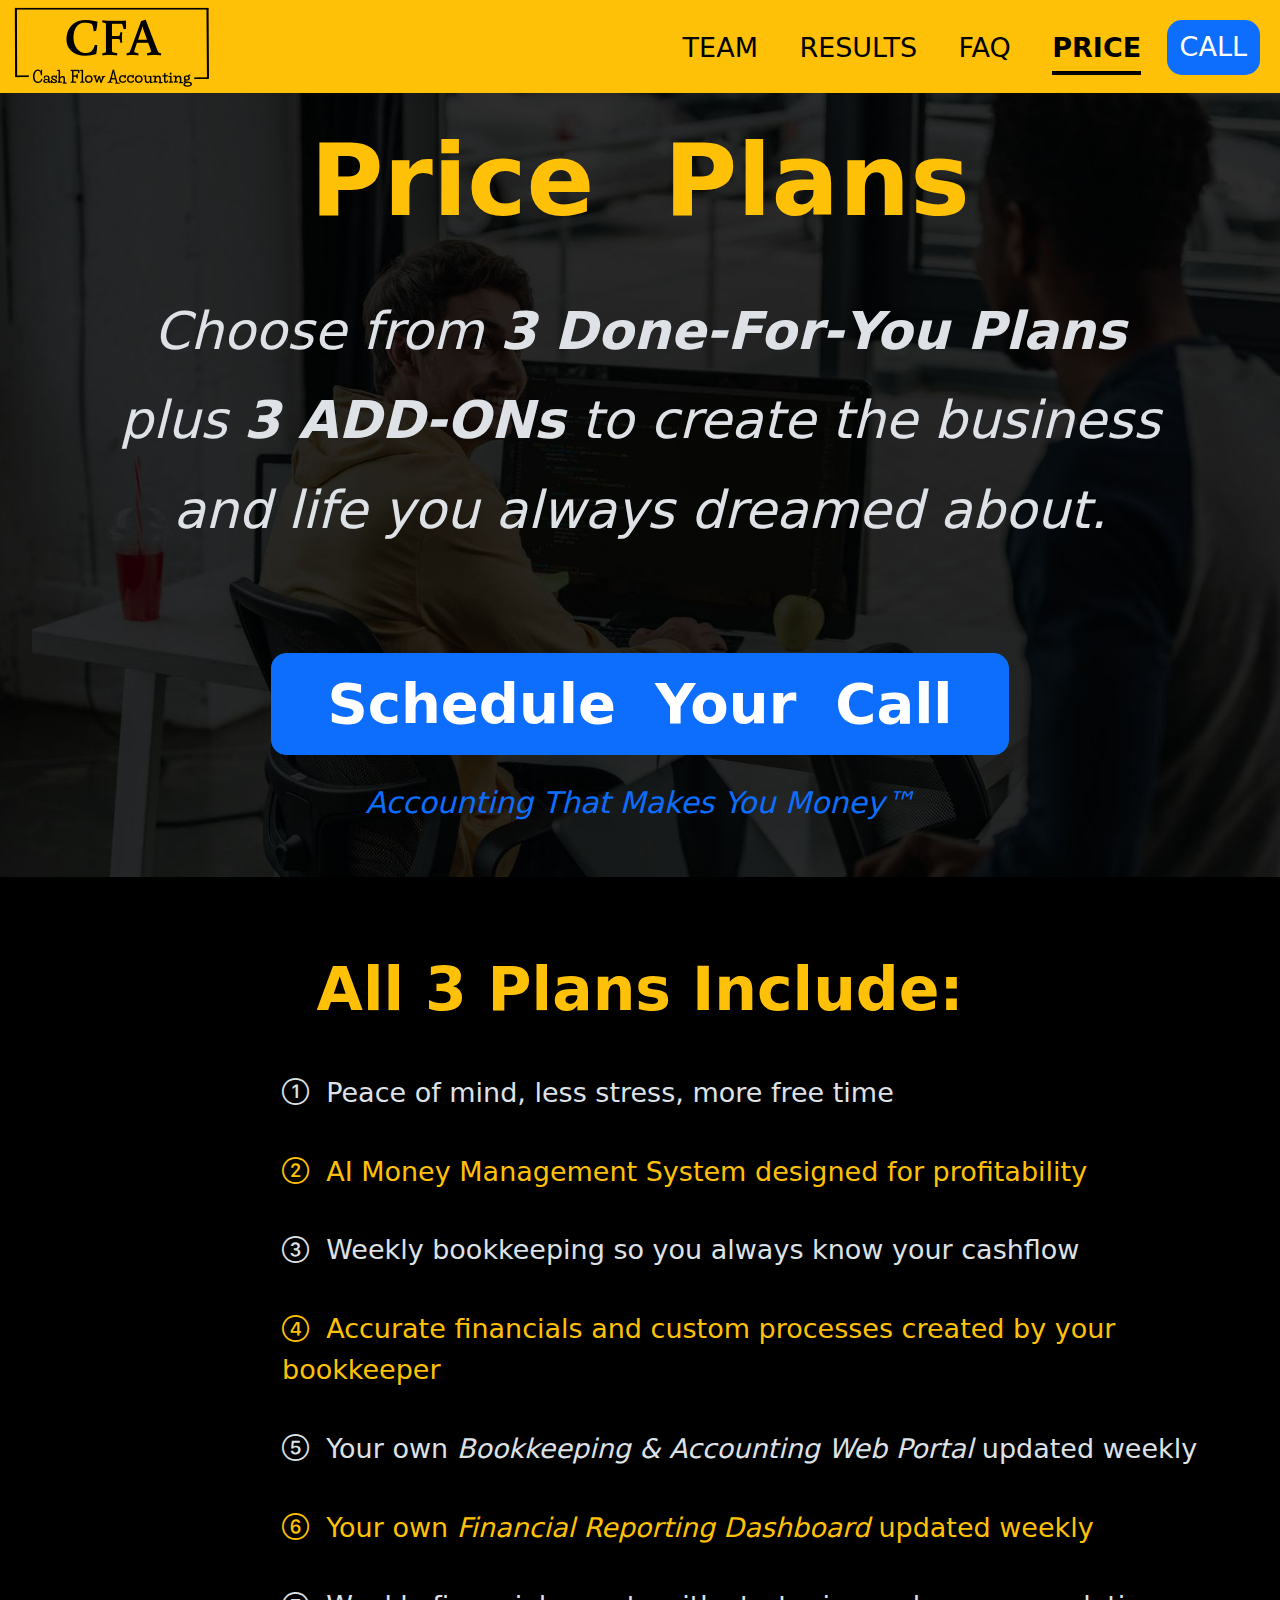
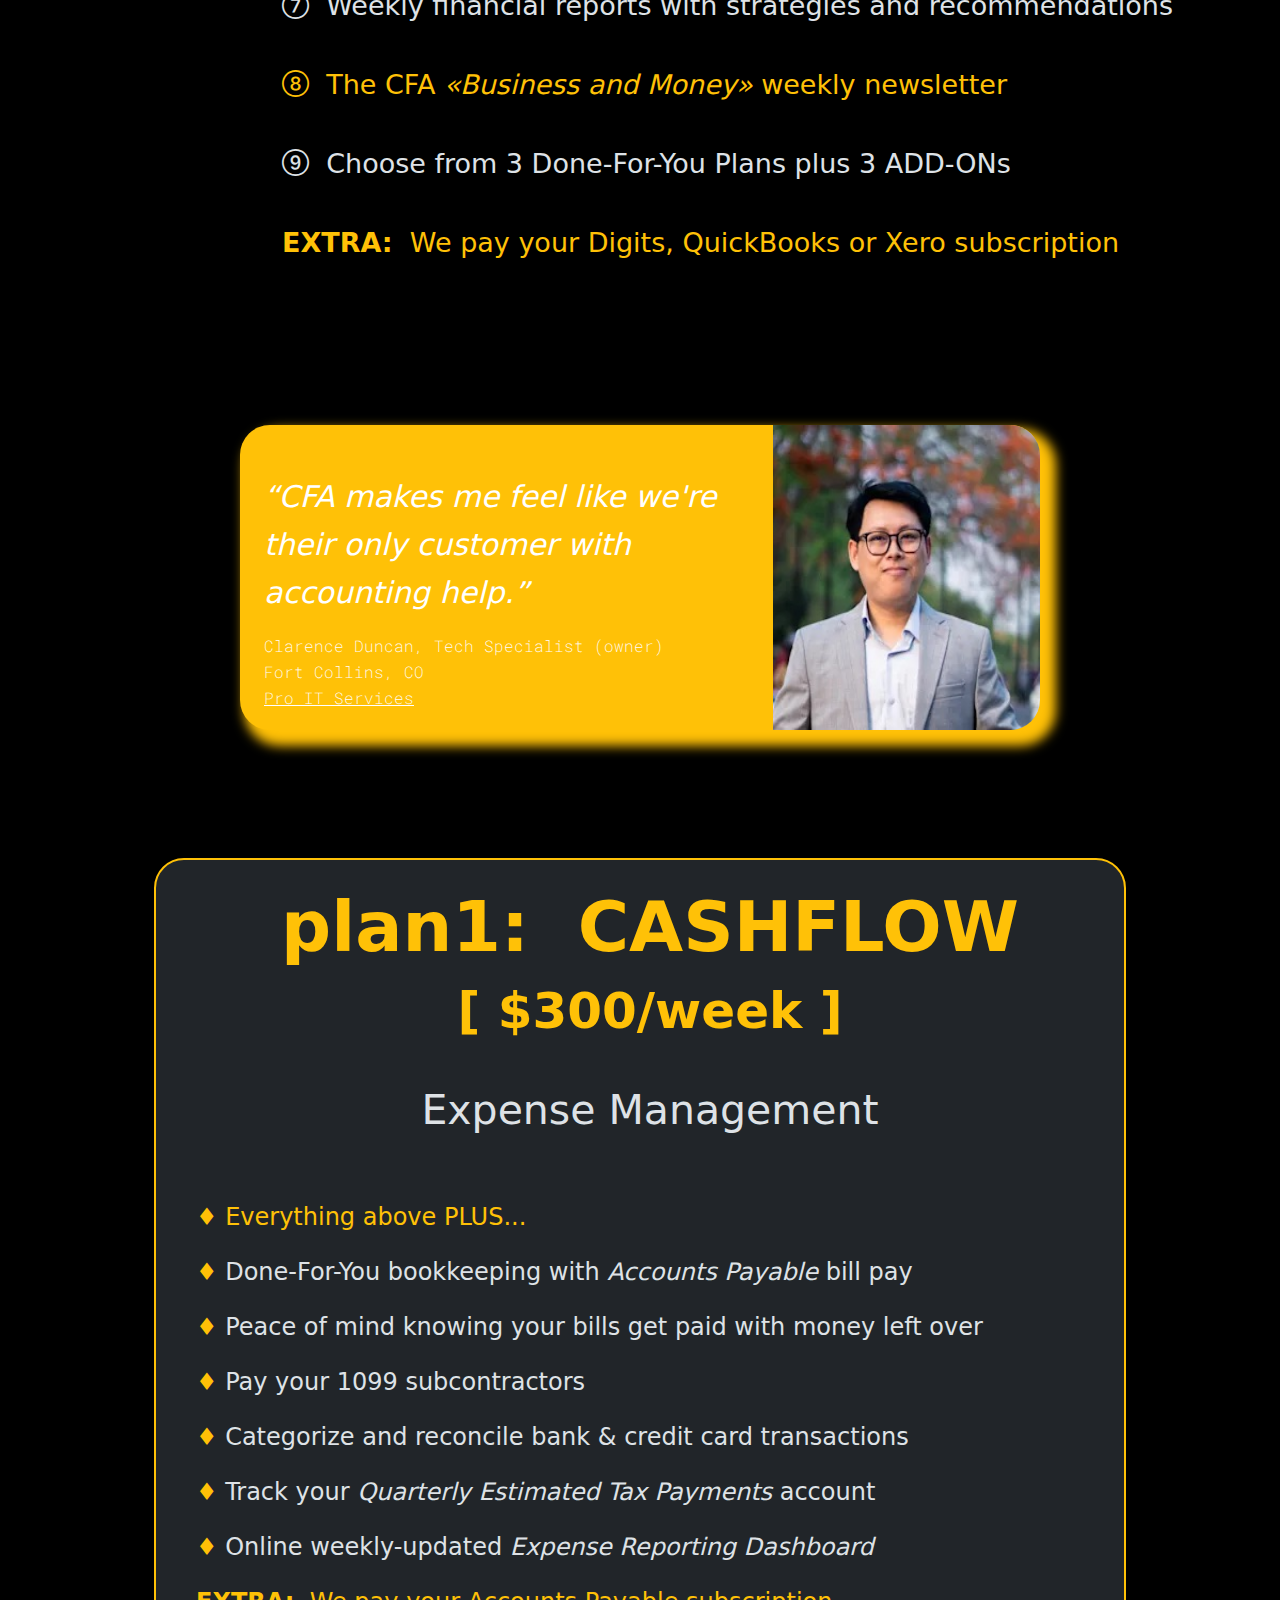
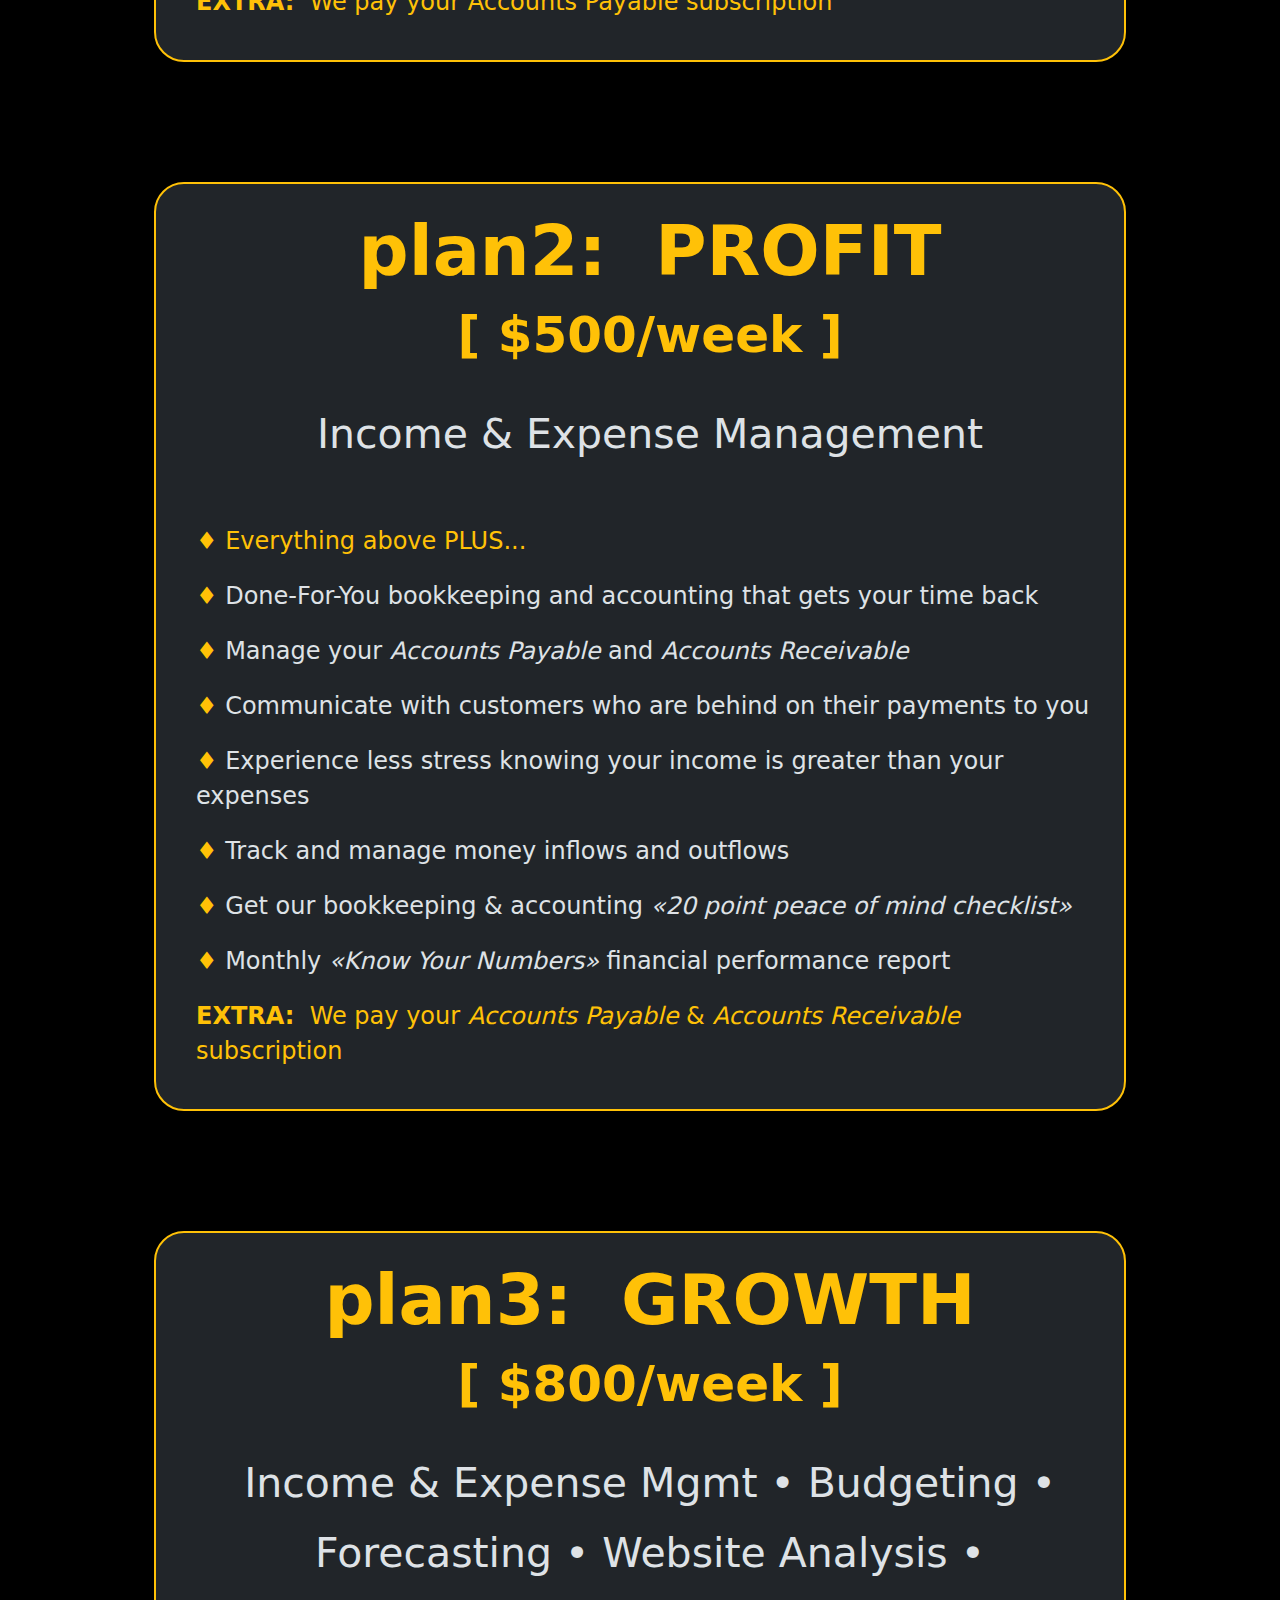
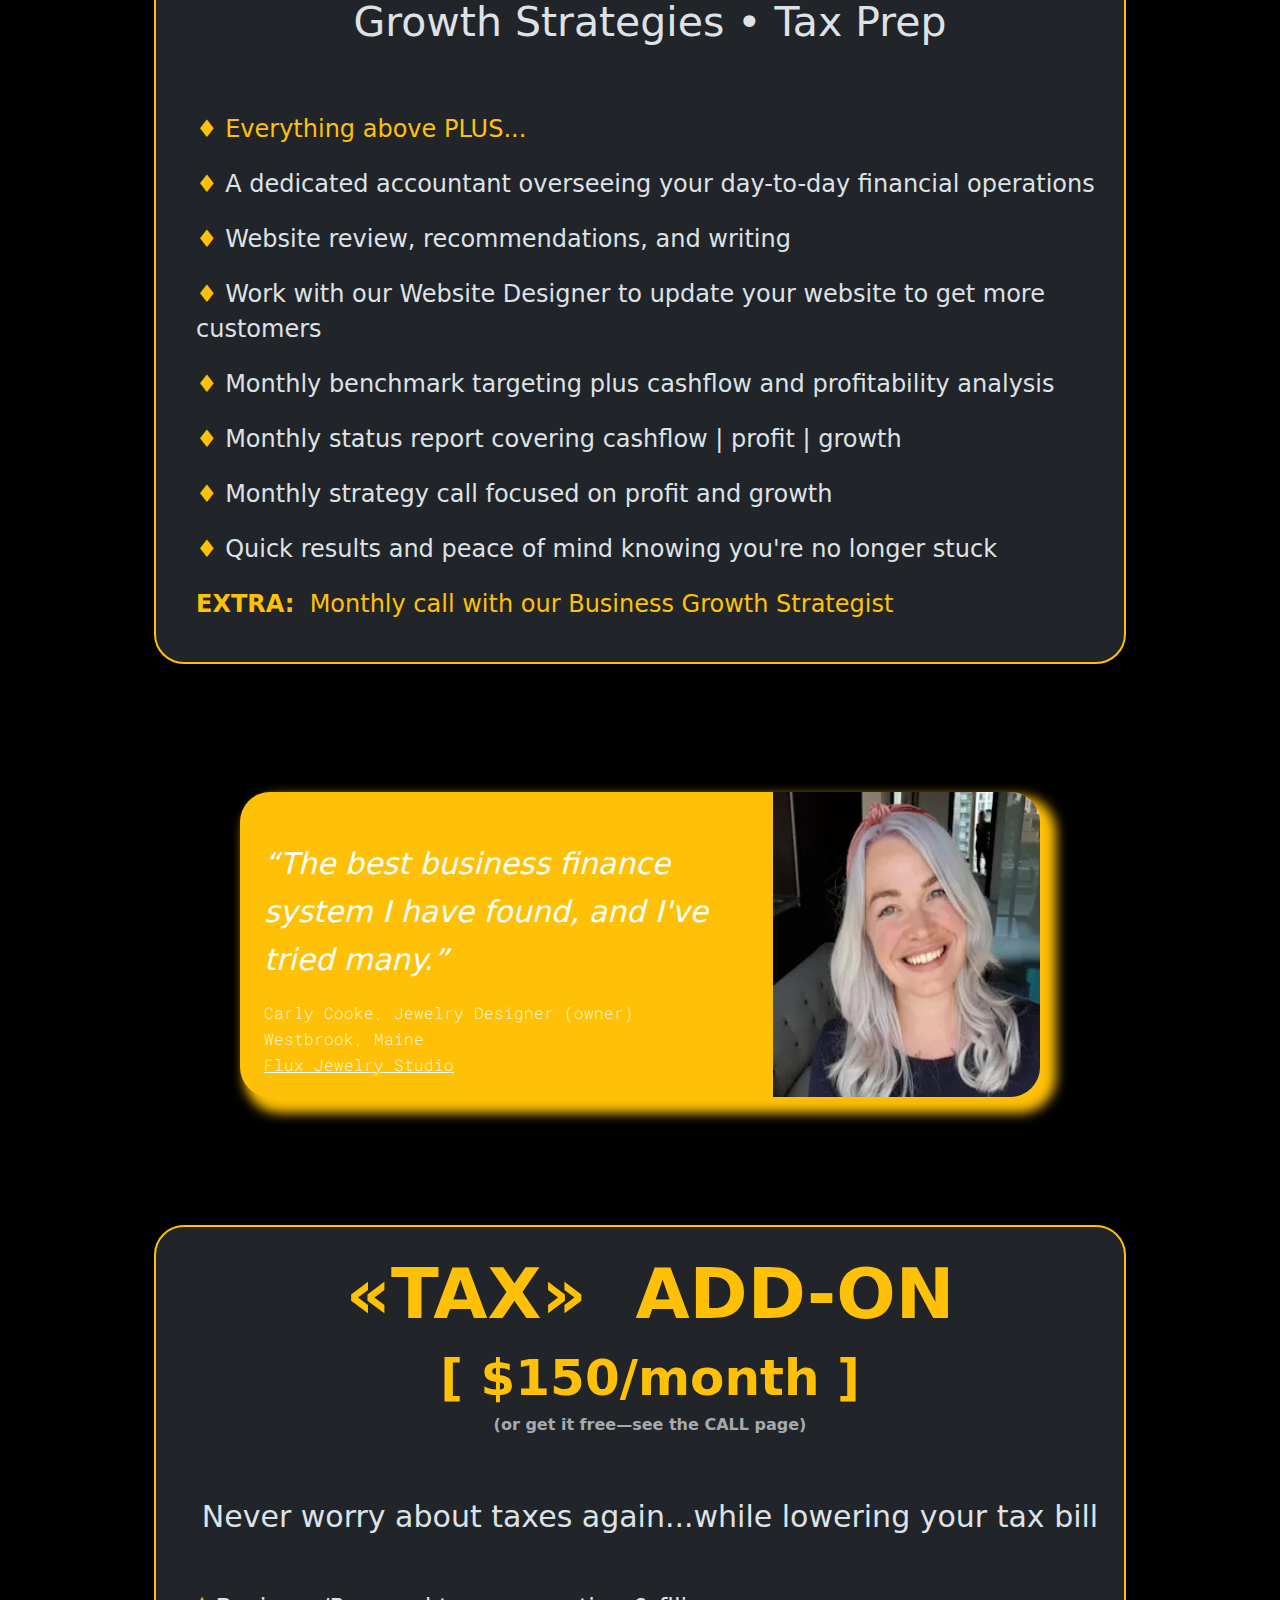
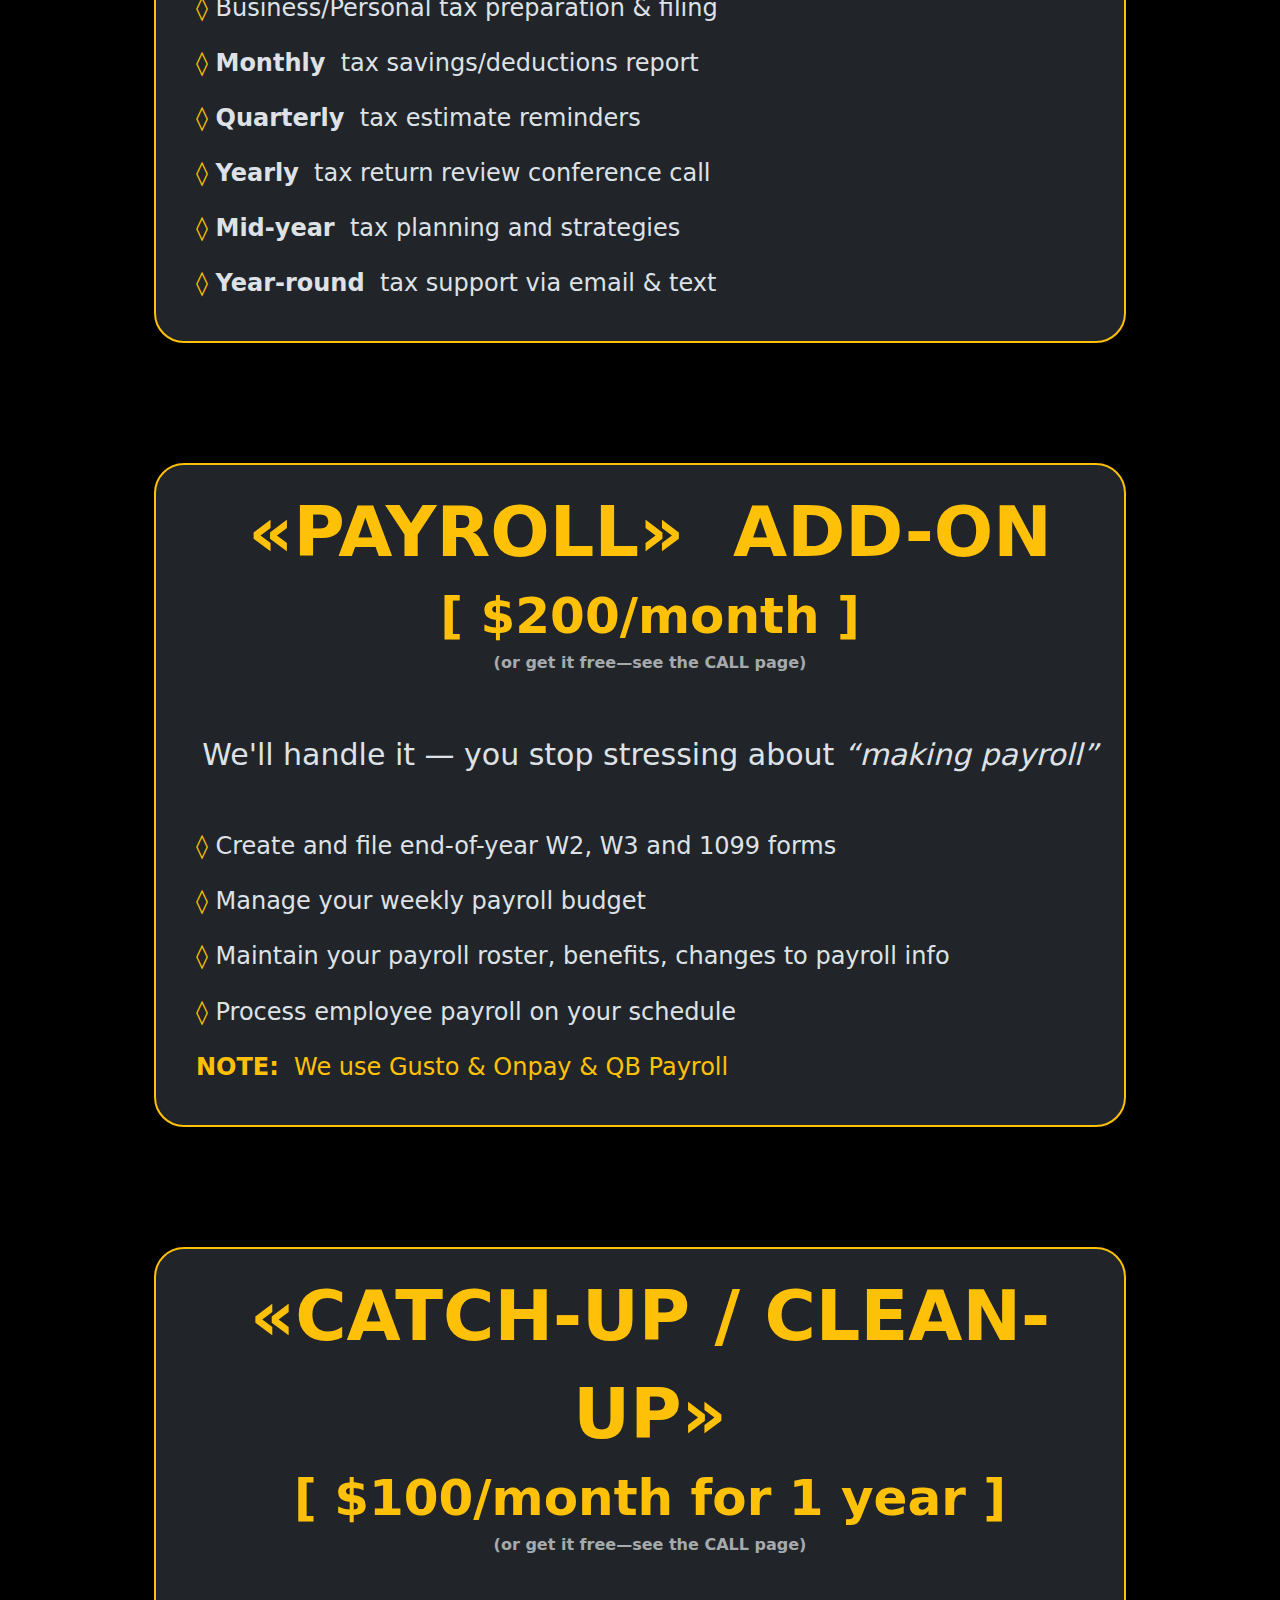
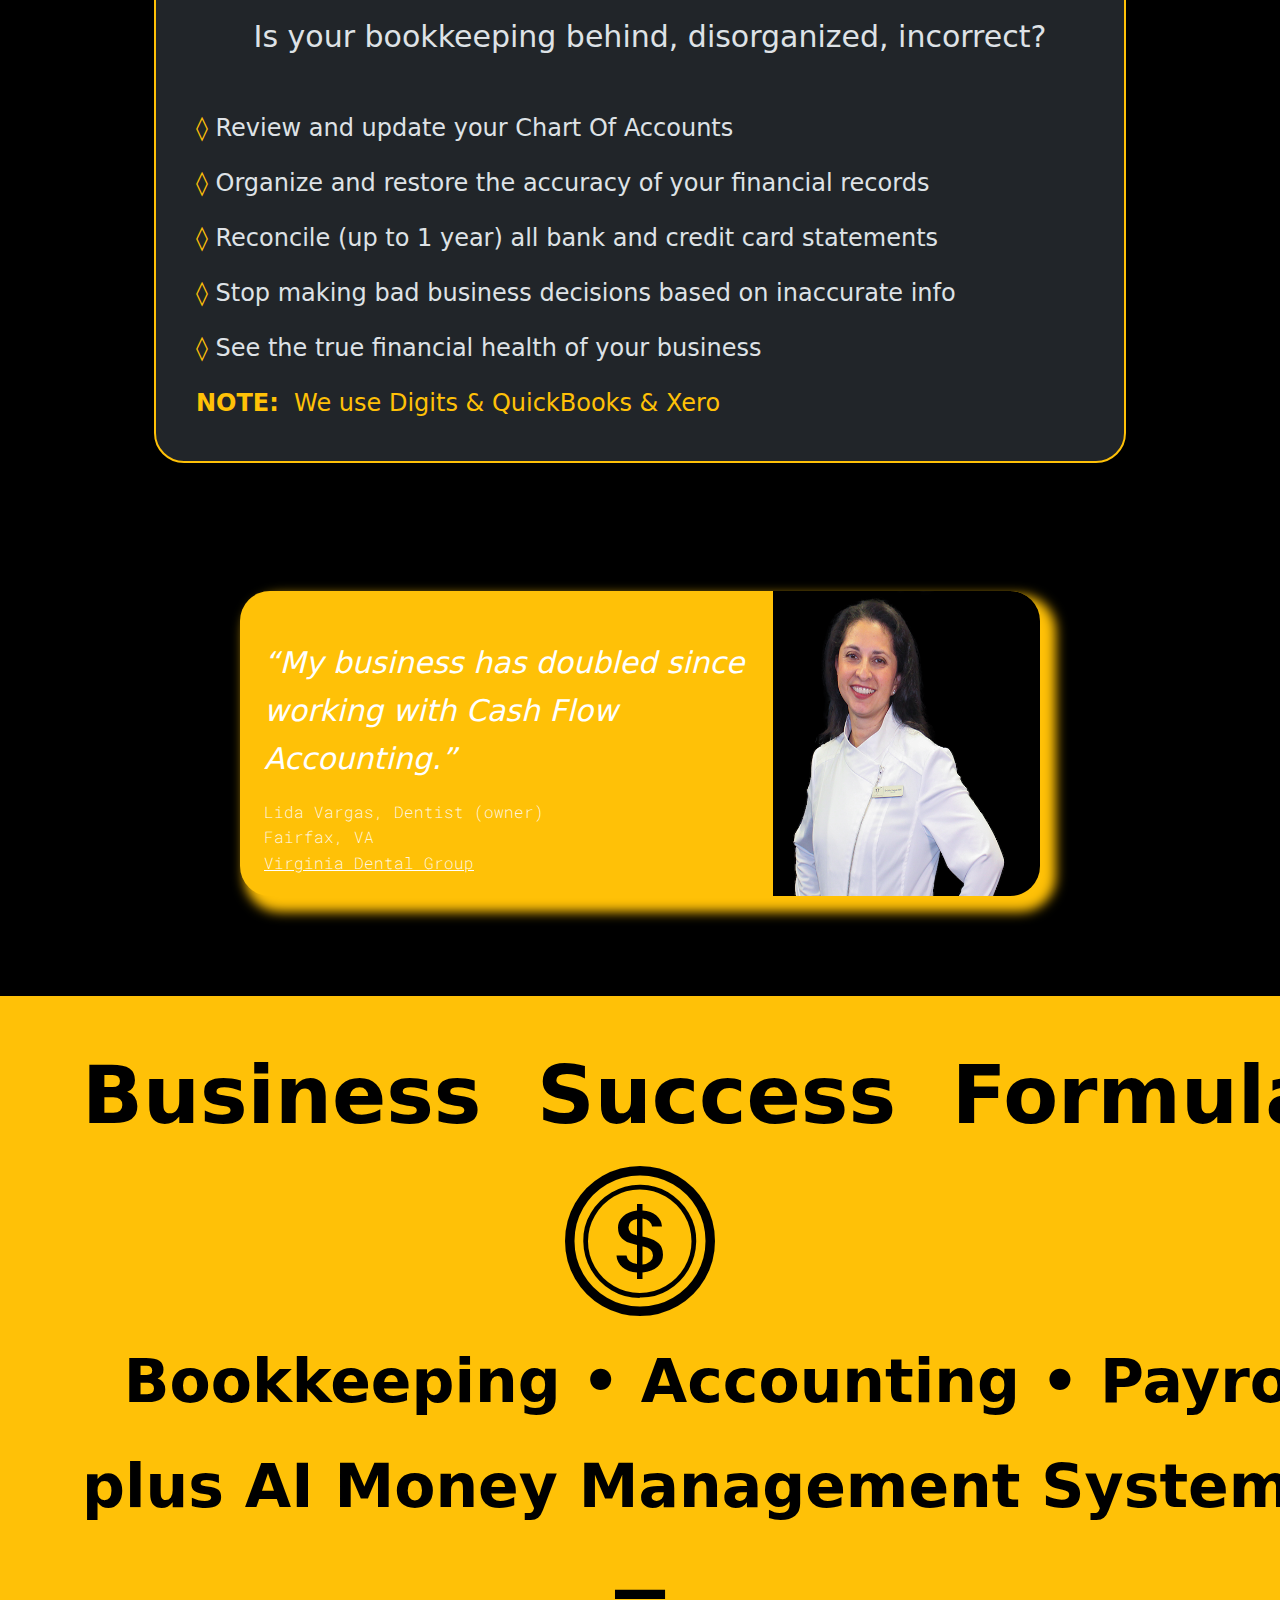
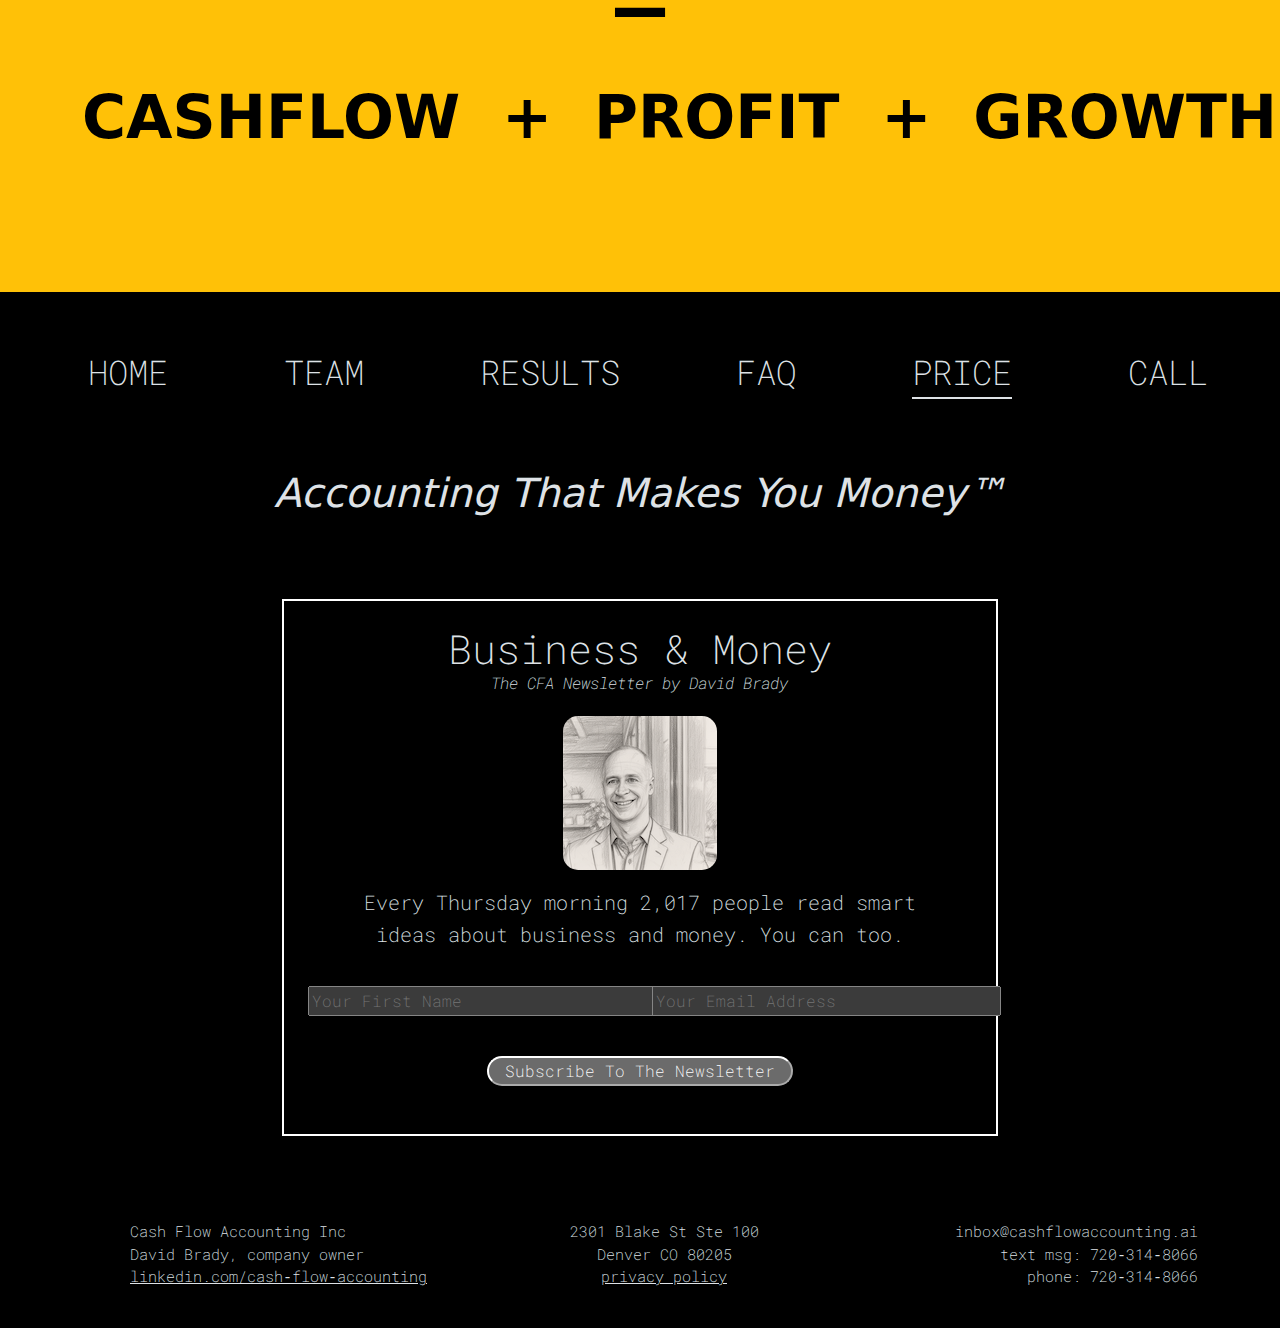
<file: pricing.html>
<!doctype html>
<html lang="en" data-bs-theme="dark">
    <head>
        <meta charset="utf-8">
        <meta name="viewport" content="width=device-width, initial-scale=1, shrink-to-fit=no">
        <meta name="description" content="Cash Flow Accounting Price Plans">
        <meta name="author" content="David Brady">
        <meta name="publisher" content="David Brady">
        <meta name="generator" content="Bootstrap 5.3.3">
        <meta name="format-detection" content="telephone=no">
        <title>CFA Price Plans</title>
        <link rel="icon" type="image/png" href="/favicon-96x96.png" sizes="96x96">
        <link rel="icon" type="image/svg+xml" href="/favicon.svg">
        <link rel="shortcut icon" href="/favicon.ico">
        <link rel="apple-touch-icon" sizes="180x180" href="/apple-touch-icon.png">
        <link rel="manifest" href="/site.webmanifest">
        <link rel="canonical" href="https://cashflowaccounting.ai/">
        <link href="https://fonts.googleapis.com" rel="preconnect">
        <link href="https://fonts.gstatic.com" rel="preconnect" crossorigin>
        <link href="https://fonts.googleapis.com/icon?family=Material+Icons" rel="stylesheet">
        <link href="https://fonts.googleapis.com/css2?family=Roboto+Mono:ital,wght@0,100..700;1,100..700&display=swap" rel="stylesheet">
        <link href="https://cdnjs.cloudflare.com/ajax/libs/font-awesome/4.7.0/css/font-awesome.min.css" rel="stylesheet">
        <link href="https://cdn.jsdelivr.net/npm/bootstrap-icons@1.11.3/font/bootstrap-icons.min.css" rel="stylesheet">
        <link href="https://cdn.jsdelivr.net/npm/bootstrap@5.3.3/dist/css/bootstrap.min.css" rel="stylesheet" integrity="sha384-QWTKZyjpPEjISv5WaRU9OFeRpok6YctnYmDr5pNlyT2bRjXh0JMhjY6hW+ALEwIH" crossorigin="anonymous">
        <link href="navbar.css" rel="stylesheet">
        <script async src="https://www.googletagmanager.com/gtag/js?id=AW-17622031501"></script> <script> window.dataLayer = window.dataLayer || []; function gtag(){dataLayer.push(arguments);} gtag('js', new Date()); gtag('config', 'AW-17622031501'); </script>
        <!-- Event snippet for Book Appointment conversion page. Add this snippet and call gtag_report_conversion when someone clicks on the chosen button/link.-->
        <script>
            function gtag_report_conversion(url) {
                var callback = function () {
                    if (typeof(url) != 'undefined') {window.open(url,'_blank');}};
                gtag('event', 'conversion', {'send_to': 'AW-17622031501/Hsz7CNWZwKYbEI2569JB','event_callback': callback});
                return false;}
        </script>
        <style>
            header {background-image:url("Two-Men-1920x1080-(82).jpg");align-items:center;text-align:center;margin:0;padding:10px 0 26px;} header h3{font-style:italic;}
            section {margin:0;padding:60px 0 100px;} section#newsletter tr td{border:2px solid #ffffff;}
            address {margin:0;padding:0;} div.card-header{text-align:center;background-color:#212529;}
            footer {font-size:15px;color:#dee2e6;background-color:#000000;font-weight:200;margin:0;padding:60px 0 16px;}
            a {color:#dee2e6;border-bottom-color:#dee2e6;} i{display:inline-block;line-height:1;} p{font-size:20px;font-weight:400;line-height:1.6;margin:0;padding-bottom:20px;}
            blockquote {display:block;margin:0;padding:20px 0 40px;} mark{font-size:20px;font-weight:600;line-height:1.6;background-color:#ffc107;margin:0;padding:0;}
            strong {font-weight:700;} small{font-weight:200;color:#a7aaad;margin:0;padding:0;}
            h1 {font-size:100px; font-weight:800; line-height:1.56; text-align:center; color:#ffc107; overflow-wrap:normal; margin:0; padding:0 0 28px 0;}
            h2 {font-size:60px; font-weight:600; line-height:1.76; text-align:center; overflow-wrap:normal; margin:0; padding:0;}
            h3 {font-size:50px; font-weight:500; line-height:1.72; overflow-wrap:normal; margin:0; padding:0;}
            h4 {font-size:40px; font-weight:400; line-height:1.7; overflow-wrap:normal; margin:0; padding:0;}
            h5 {font-size:30px; font-weight:300; line-height:1.6; overflow-wrap:normal; margin:0; padding:0;}
            h6 {font-size:22px; font-weight:200; line-height:1.5; overflow-wrap:normal; margin:0; padding:0;}
            ul {list-style-type:none;} li{font-size:30px;line-height:1.51;padding-bottom:12px;}
            hr {width:60%;margin:100px auto;height:4px;border-width:0;overflow:visible;color:#ffffff;background-color:#ffffff;}
            figure {display:block;align-items:center;text-align:center;border:0;margin:0;padding:0;} figure a{border-bottom-color:transparent;} figcaption{font-size:20px;}
            img {max-width:100%;height:auto;border:0;outline:0;margin:0 auto;}
            .img-right15{border-radius:0 15px 15px 0;} .img-left15{border-radius:15px 0 0 15px;}
            .img-right30{border-radius:0 30px 30px 0;} .img-left30{border-radius:30px 0 0 30px;}
            .bg-img{position:relative;overflow:hidden;background-size:cover;background-position:center;background-repeat:no-repeat;background-attachment:scroll;}
            .brdr-radius15{border-radius:15px;} .brdr-radius30{border-radius:30px;}
            .brdr-blue{border:2px solid #0d6efd;} .brdr-white{border:2px solid #ffffff;} .brdr-yellow{border:2px solid #ffc107;}
            .break20{display:block;margin-top:20px;margin-bottom:20px;} .break30{display:block;margin-top:30px;margin-bottom:30px;}
            .lh12{line-height:1.2;} .fs-italic{font-style:italic;}
            .bg-blue{background-color:#0d6efd;} .bg-darker{background-color:#161719;} .bg-bsblack{background-color:#212529;} .bg-bsgray{background-color:#6f7173;} .bg-yellow{background-color:#ffc107;}
            .fc-blue{color:#0d6efd;} .fc-gray{color:#a7aaad;} .fc-bswhite{color:#dee2e6;} .fc-yellow{color:#ffc107;}
            .font16{font-size:16px;} .font20{font-size:20px;} .font22{font-size:22px;vertical-align:3px;} .font26{font-size:26px;} .font44{font-size:44px;} .font150{font-size:150px;}
            .bold300{font-weight:300;} .bold400{font-weight:400;} .bold500{font-weight:500;} .bold600{font-weight:600;} .bold700{font-weight:700;} .bold800{font-weight:800;}
            .roboto-mono-200{font-family:"Roboto Mono","Courier New",monospace;font-style:normal;font-weight:200;}

            @media (max-width:575.98px) { header h1 {font-size:60px;} header div h3 {font-size:26px;} }
            @media (min-width:576px) { header h1 {font-size:76px;} header div h3 {font-size:30px;} }
            @media (min-width:768px) { header h1 {font-size:90px;} header div h3 {font-size:38px;} }
            @media (min-width:992px) { header h1 {font-size:100px;} header div h3 {font-size:50px;} }
            @media (min-width:1200px) { header h1 {font-size:100px;} header div h3 {font-size:52px;} }
            @media (min-width:1400px) { header h1 {font-size:110px;} header div h3 {font-size:56px;} }
            @media (min-width:1600px) { header h1 {font-size:110px;} header div h3 {font-size:56px;} }

            section#allplans h2 {color:#ffc107;padding-bottom:30px;}
            section#allplans div li {text-align:left;padding-bottom:38px;}
            @media (max-width:575.98px) { section#allplans div li {font-size:22px;} }
            @media (min-width:576px) { section#allplans div li {font-size:24px;} }
            @media (min-width:768px) { section#allplans div li {font-size:26px;} }
            @media (min-width:992px) { section#allplans div li {font-size:26px;} } 
            @media (min-width:1200px) { section#allplans div li {font-size:27px;} section#allplans div {padding-left:180px;} }
            @media (min-width:1400px) { section#allplans div li {font-size:28px;} section#allplans div {padding-left:210px;} }
            @media (min-width:1600px) { section#allplans div li {font-size:30px;} section#allplans div {padding-left:220px;} }

            section#plans div.card {border-radius:30px; border:2px solid #ffc107; padding:18px 20px 20px 40px; margin-bottom:120px;}
            section#plans div.card p {line-height:1.46;}
            section#plans div.card h2, section#plans div.card h3 {text-align:center;color:#ffc107;font-weight:800;line-height:1.4;}
            section#plans div.card h4 {text-align:center;padding:30px 0 54px;} section#plans div.card h5 {text-align:center;padding:56px 0 50px 0;}
            @media (max-width:575.98px) { section#plans div.card h2 {font-size:36px;} section#plans div.card h3 {font-size:28px;} section#plans div.card h4 {font-size:26px;} section#plans div.card p {font-size:20px;} }
            @media (min-width:576px) { section#plans div.card h2 {font-size:40px;} section#plans div.card h3 {font-size:33px;} section#plans div.card h4 {font-size:30px;} section#plans div.card p {font-size:24px;} }
            @media (min-width:768px) { section#plans div.card h2 {font-size:48px;} section#plans div.card h3 {font-size:42px;} section#plans div.card h4 {font-size:36px;} section#plans div.card p {font-size:26px;} }
            @media (min-width:992px) { section#plans div.card h2 {font-size:68px;} section#plans div.card h3 {font-size:50px;} section#plans div.card h4 {font-size:40px;} section#plans div.card p {font-size:25px;} }
            @media (min-width:1200px) { section#plans div.card h2 {font-size:70px;} section#plans div.card h4 {font-size:41px;} section#plans div.card p {font-size:24px;} section#plans {padding:80px 142px;} }
            @media (min-width:1400px) { section#plans div.card h2 {font-size:72px;} section#plans div.card h4 {font-size:42px;} section#plans div.card p {font-size:26px;} section#plans {padding:84px 192px;} }
            @media (min-width:1600px) { section#plans div.card h2 {font-size:74px;} section#plans div.card h4 {font-size:43px;} section#plans div.card p {font-size:27px;} section#plans {padding:90px 288px;} }

            section#testimonial div.card{border:0;border-radius:30px;box-shadow:10px 10px 12px 6px #ffc107;color:#ffffff;background-color:#ffc107;/*background-color:#6f7173;*/} section#testimonial div.card img{width:100%;height:100%;}
            section#testimonial div.card p{font-style:normal;font-weight:200;font-family:"Roboto Mono","Courier New",monospace;}
            @media (max-width:575.98px) { section#testimonial div.card h5 {font-size:26px;} section#testimonial div.card p {font-size:14px;} section#testimonial div.container {padding-left:56px;padding-right:56px;} section#testimonial div.card img {border-radius:0 0 30px 30px;} }
            @media (min-width:576px) { section#testimonial div.card h5 {font-size:25px;} section#testimonial div.card p {font-size:14px;} section#testimonial div.card img {border-radius:0 30px 30px 0;} }
            @media (min-width:768px) { section#testimonial div.card h5 {font-size:30px;} section#testimonial div.card p {font-size:15px;} section#testimonial div.container {padding-left:44px;padding-right:44px;} }
            @media (min-width:992px) { section#testimonial div.card h5 {font-size:30px;} section#testimonial div.card p {font-size:16px;} section#testimonial div.container {padding-left:80px;padding-right:80px;} }
            @media (min-width:1200px) { section#testimonial div.container {padding-left:170px;padding-right:170px;} }
            @media (min-width:1400px) { section#testimonial div.container {padding-left:230px;padding-right:230px;} }
            @media (min-width:1600px) { section#testimonial div.container {padding-left:250px;padding-right:250px;} }
        </style>
    </head>
<body>
<div class="d-flex flex-column w-100 mx-auto bg-black">

    <!--NAV-->
    <section id="navbar-top">
        <figure class="float-lg-start"><a id="logo" href="./"><img src="CFA-Blk-196x83.png" width="196" height="83" alt="..."></a></figure>
        <nav class="nav float-lg-end justify-content-center">
            <a class="nav-link" href="./team.html">TEAM</a>&nbsp;&nbsp;
            &nbsp;&nbsp;<a class="nav-link" href="./results.html">RESULTS</a>&nbsp;&nbsp;
            &nbsp;&nbsp;<a class="nav-link" href="./faq.html">FAQ</a>&nbsp;&nbsp;
            &nbsp;&nbsp;<a class="nav-link active" href="./pricing.html">PRICE</a>&nbsp;&nbsp;
            &nbsp;&nbsp;<a class="btn" href="./call.html">CALL</a>
        </nav>
    </section>
    <!--END NAV-->

    <!--HEADER-->
    <header class="bg-img">
        <h1>Price&nbsp;&nbsp;Plans</h1>
        <div class="container-md pb-5">
            <h3>Choose from <span class="bold800">3 Done&#x2011;For&#x2011;You Plans</span><br>plus <span class="bold800">3&nbsp;ADD&#x2011;ONs</span> to create the business<br>and life you always dreamed about.</h3>
        </div>
        <a id="cta-btn" class="btn btn-lg btn-primary" href="./call.html" onclick="gtag_report_conversion('./call.html');">&nbsp;&nbsp;Schedule&nbsp;&nbsp;Your&nbsp;&nbsp;Call&nbsp;&nbsp;</a>
        <h5 class="fs-italic fc-blue py-4">Accounting&nbsp;That&nbsp;Makes You&nbsp;Money&trade;</h5>
    </header>
    <!--END HEADER-->

    <main>

    <!--ALL PLANS-->
    <section id="allplans">
    <h2>All&nbsp;3&nbsp;Plans&nbsp;Include:</h2>
    <div class="container-md">
        <ul class="ps-7">
            <li><i class="bi bi-1-circle"></i>&nbsp;&nbsp;Peace of mind, less stress, more free time</li>
            <li><i class="bi bi-2-circle fc-yellow"></i>&nbsp;&nbsp;<span class="fc-yellow">AI Money Management System designed for profitability</span></li>
            <li><i class="bi bi-3-circle"></i>&nbsp;&nbsp;Weekly bookkeeping so you always know your cashflow</li>
            <li><i class="bi bi-4-circle fc-yellow"></i>&nbsp;&nbsp;<span class="fc-yellow">Accurate financials and custom processes created by your bookkeeper</span></li>
            <li><i class="bi bi-5-circle"></i>&nbsp;&nbsp;Your own <em>Bookkeeping &amp; Accounting Web Portal</em> updated weekly</li>
            <li><i class="bi bi-6-circle fc-yellow"></i>&nbsp;&nbsp;<span class="fc-yellow">Your own <em>Financial Reporting Dashboard</em> updated weekly</span></li>
            <li><i class="bi bi-7-circle"></i>&nbsp;&nbsp;Weekly financial reports with strategies and recommendations</li>
            <li><i class="bi bi-8-circle fc-yellow"></i>&nbsp;&nbsp;<span class="fc-yellow">The CFA <em>&laquo;Business and Money&raquo;</em> weekly newsletter</span></li>
            <li><i class="bi bi-9-circle"></i>&nbsp;&nbsp;Choose from 3 Done-For-You Plans plus 3 ADD-ONs</li>
            <li><span class="fc-yellow"><strong>EXTRA:</strong>&nbsp;&nbsp;We pay your Digits, QuickBooks or Xero subscription</span></li>
        </ul>
    </div></section>
    <!--END ALL PLANS-->

<!--TESTIMONIAL 1-->
    <section id="testimonial" class="pt-2 pb-5">
    <div class="container"><div class="card">
        <div class="row row-cols-1 row-cols-sm-2 g-0">
            <div class="col-sm-8 px-4 pt-5">
                <h5 class="fs-italic">&ldquo;CFA makes me feel like we're their only customer with accounting help.&rdquo;</h5>
                <p class="pt-3">Clarence&nbsp;Duncan,&nbsp;Tech&nbsp;Specialist&nbsp;(owner)
                    <br>Fort&nbsp;Collins,&nbsp;CO
                    <br><a class="text-white" target="_blank" href="https://www.google.com/maps/place/Pro-IS/@40.5237168,-105.0327181,17z/data=!3m2!4b1!5s0x876eb34d7d2e2ffd:0xf8282c3777598639!4m14!1m7!3m6!1s0x8769533dc57b2c41:0x14dfc95849085a5d!2sPro-IS!8m2!3d40.5237128!4d-105.0301378!16s%2Fg%2F11h0t98wzt!3m5!1s0x8769533dc57b2c41:0x14dfc95849085a5d!8m2!3d40.5237128!4d-105.0301378!16s%2Fg%2F11h0t98wzt?entry=ttu&g_ep=EgoyMDI2MDMwMi4wIKXMDSoASAFQAw%3D%3D">Pro&nbsp;IT&nbsp;Services</a>
                </p>
            </div>
            <div class="col-sm-4"><img src="Clarence.jpg" alt="..."></div>
        </div>
    </div></div></section>
<!--END TESTIMONIAL 1-->

    <!--PLANS-->
    <section id="plans" class="pb-0"><!--<h1>&nbsp;</h1>-->
    <div class="container-md">
        <div class="card">
            <h2>plan1:&nbsp;&nbsp;CASHFLOW</h2>
            <h3>[&nbsp;$300/week&nbsp;]</h3>
            <h4>Expense Management</h4>
            <p class="fc-yellow">&diams;&nbsp;Everything above PLUS...</p>
            <p><span class="fc-yellow">&diams;&nbsp;</span>Done-For-You bookkeeping with <em>Accounts Payable</em> bill pay</p>
            <p><span class="fc-yellow">&diams;&nbsp;</span>Peace of mind knowing your bills get paid with money left over</p>
            <p><span class="fc-yellow">&diams;&nbsp;</span>Pay your 1099 subcontractors</p>
            <p><span class="fc-yellow">&diams;&nbsp;</span>Categorize and reconcile bank &amp; credit card transactions</p>
            <p><span class="fc-yellow">&diams;&nbsp;</span>Track your <em>Quarterly Estimated Tax Payments</em> account</p>
            <p><span class="fc-yellow">&diams;&nbsp;</span>Online weekly-updated <em>Expense Reporting Dashboard</em></p>
            <p class="fc-yellow"><strong>EXTRA:</strong>&nbsp;&nbsp;We pay your Accounts Payable subscription</p>
        </div>

        <div class="card">
            <h2>plan2:&nbsp;&nbsp;PROFIT</h2>
            <h3>[&nbsp;$500/week&nbsp;]</h3>
            <h4>Income &amp; Expense Management</h4>
            <p class="fc-yellow">&diams;&nbsp;Everything above PLUS...</p>
            <p><span class="fc-yellow">&diams;&nbsp;</span>Done-For-You bookkeeping and accounting that gets your time back</p>
            <p><span class="fc-yellow">&diams;&nbsp;</span>Manage your <em>Accounts Payable</em> and <em>Accounts Receivable</em></p>
            <p><span class="fc-yellow">&diams;&nbsp;</span>Communicate with customers who are behind on their payments to you</p>
            <p><span class="fc-yellow">&diams;&nbsp;</span>Experience less stress knowing your income is greater than your expenses</p>
            <p><span class="fc-yellow">&diams;&nbsp;</span>Track and manage money inflows and outflows</p>
            <p><span class="fc-yellow">&diams;&nbsp;</span>Get our bookkeeping &amp; accounting <em>&laquo;20 point peace of mind checklist&raquo;</em></p>
            <p><span class="fc-yellow">&diams;&nbsp;</span>Monthly <em>&laquo;Know Your Numbers&raquo;</em> financial performance report</p>
            <p class="fc-yellow"><strong>EXTRA:</strong>&nbsp;&nbsp;We pay your <em>Accounts Payable</em> &amp; <em>Accounts Receivable</em> subscription</p>
        </div>

        <div class="card">
            <h2>plan3:&nbsp;&nbsp;GROWTH</h2>
            <h3>[&nbsp;$800/week&nbsp;]</h3>
            <h4>Income &amp; Expense&nbsp;Mgmt &bull; Budgeting &bull; Forecasting &bull; Website&nbsp;Analysis &bull; Growth&nbsp;Strategies &bull; Tax&nbsp;Prep</h4>
            <p class="fc-yellow">&diams;&nbsp;Everything above PLUS...</p>
            <!--<p><span class="fc-yellow">&diams;&nbsp;</span>FREE FOREVER tax preparation &amp; filing (...or at least while you're a customer)</p>-->
            <p><span class="fc-yellow">&diams;&nbsp;</span>A dedicated accountant overseeing your day-to-day financial operations</p>
            <p><span class="fc-yellow">&diams;&nbsp;</span>Website review, recommendations, and writing</p>
            <p><span class="fc-yellow">&diams;&nbsp;</span>Work with our Website Designer to update your website to get more customers</p>
            <p><span class="fc-yellow">&diams;&nbsp;</span>Monthly benchmark targeting plus cashflow and profitability analysis</p>
            <p><span class="fc-yellow">&diams;&nbsp;</span>Monthly status report covering cashflow | profit | growth</p>
            <p><span class="fc-yellow">&diams;&nbsp;</span>Monthly strategy call focused on profit and growth</p>
            <p><span class="fc-yellow">&diams;&nbsp;</span>Quick results and peace of mind knowing you're no longer stuck</p>
            <p class="fc-yellow"><strong>EXTRA:</strong>&nbsp;&nbsp;Monthly call with our Business Growth Strategist</p>
        </div>
    </div></section>

<!--TESTIMONIAL 2-->
    <section id="testimonial" class="pt-2 pb-5">
    <div class="container"><div class="card">
        <div class="row row-cols-1 row-cols-sm-2 g-0">
            <div class="col-sm-8 px-4 pt-5">
                <h5 class="fs-italic">&ldquo;The best business finance system I have found, and I've tried many.&rdquo;</h5>
                <p class="pt-3">Carly&nbsp;Cooke,&nbsp;Jewelry&nbsp;Designer&nbsp;(owner)
                    <br>Westbrook,&nbsp;Maine
                    <br><a class="text-white" target="_blank" href="https://www.google.com/maps/place/Flux+Jewelry+Studio/@43.6772222,-70.371713,17z/data=!3m1!4b1!4m6!3m5!1s0x4cb29bd6e88bb129:0x8d565bbe80dea883!8m2!3d43.6772183!4d-70.3691381!16s%2Fg%2F11h0t8fr88?entry=ttu&g_ep=EgoyMDI1MTIwOS4wIKXMDSoASAFQAw%3D%3D">Flux&nbsp;Jewelry&nbsp;Studio</a>
                </p>
            </div>
            <div class="col-sm-4"><img src="Carly.jpg" alt="..."></div>
        </div>
    </div></div></section>
<!--END TESTIMONIAL 2-->

    <section id="plans" class="pb-0"><!--<h1>&nbsp;</h1>-->
    <div class="container-md">
        <div class="card">
            <h2>&laquo;TAX&raquo;&nbsp;&nbsp;ADD-ON</h2>
            <h3>[&nbsp;$150/month&nbsp;]</h3>
            <small class="text-center font16 bold700">(or get it free&mdash;see the CALL page)</small>
            <h5>Never worry about taxes again...while lowering your tax bill</h5>
            <p><span class="fc-yellow">&loz;&nbsp;</span>Business/Personal tax preparation &amp; filing</p>
            <p><span class="fc-yellow">&loz;&nbsp;</span><strong>Monthly</strong> &nbsp;tax savings/deductions report</p>
            <p><span class="fc-yellow">&loz;&nbsp;</span><strong>Quarterly</strong> &nbsp;tax estimate reminders</p>
            <p><span class="fc-yellow">&loz;&nbsp;</span><strong>Yearly</strong> &nbsp;tax return review conference call</p>
            <p><span class="fc-yellow">&loz;&nbsp;</span><strong>Mid-year</strong> &nbsp;tax planning and strategies</p>
            <p><span class="fc-yellow">&loz;&nbsp;</span><strong>Year-round</strong> &nbsp;tax support via email &amp; text</p>
        </div>

        <div class="card">
            <h2>&laquo;PAYROLL&raquo;&nbsp;&nbsp;ADD-ON</h2>
            <h3>[&nbsp;$200/month&nbsp;]</h3>
            <small class="text-center font16 bold700">(or get it free&mdash;see the CALL page)</small>
            <h5>We'll handle it &mdash; you stop stressing about <em>&ldquo;making payroll&rdquo;</em></h5>
            <p><span class="fc-yellow">&loz;&nbsp;</span>Create and file end-of-year W2, W3 and 1099 forms</p>
            <p><span class="fc-yellow">&loz;&nbsp;</span>Manage your weekly payroll budget</p>
            <p><span class="fc-yellow">&loz;&nbsp;</span>Maintain your payroll roster, benefits, changes to payroll info</p>
            <p><span class="fc-yellow">&loz;&nbsp;</span>Process employee payroll on your schedule</p>
            <p class="fc-yellow"><strong>NOTE:</strong>&nbsp;&nbsp;We use Gusto &amp; Onpay &amp; QB Payroll</p>
        </div>

        <div class="card">
            <h2>&laquo;CATCH-UP&nbsp;/&nbsp;CLEAN-UP&raquo;</h2>
            <h3>[&nbsp;$100/month&nbsp;for&nbsp;1&nbsp;year&nbsp;]</h3>
            <small class="text-center font16 bold700">(or get it free&mdash;see the CALL page)</small>
            <h5>Is your bookkeeping behind, disorganized, incorrect?</h5>
            <p><span class="fc-yellow">&loz;&nbsp;</span>Review and update your Chart Of Accounts</p>
            <p><span class="fc-yellow">&loz;&nbsp;</span>Organize and restore the accuracy of your financial records</p>
            <p><span class="fc-yellow">&loz;&nbsp;</span>Reconcile (up to 1 year) all bank and credit card statements</p>
            <p><span class="fc-yellow">&loz;&nbsp;</span>Stop making bad business decisions based on inaccurate info</p>
            <p><span class="fc-yellow">&loz;&nbsp;</span>See the true financial health of your business</p>
            <p class="fc-yellow"><strong>NOTE:</strong>&nbsp;&nbsp;We use Digits &amp; QuickBooks &amp; Xero</p>
        </div>
    </div></section>
    <!--end PLANS-->

<!--TESTIMONIAL 3-->
    <section id="testimonial" class="pt-2">
    <div class="container"><div class="card">
        <div class="row row-cols-1 row-cols-sm-2 g-0">
            <div class="col-sm-8 px-4 pt-5">
                <h5 class="fs-italic">&ldquo;My business has doubled since working with Cash Flow Accounting.&rdquo;</h5>
                <p class="pt-3">Lida&nbsp;Vargas,&nbsp;Dentist&nbsp;(owner)
                    <br>Fairfax,&nbsp;VA
                    <br><a class="text-white" target="_blank" href="https://www.google.com/maps/place/Virginia+Dental+Group+PLLC/@38.8474599,-77.3035602,17z/data=!3m1!4b1!4m6!3m5!1s0x89b64e91273941d7:0x8f5ef7373843b697!8m2!3d38.8474558!4d-77.3009853!16s%2Fg%2F1td1wb65?entry=ttu&g_ep=EgoyMDI1MTIwOS4wIKXMDSoASAFQAw%3D%3D">Virginia&nbsp;Dental&nbsp;Group</a>
                </p>
            </div>
            <div class="col-sm-4"><img src="Lida.png" alt="..."></div>
        </div>
    </div></div></section>
<!--END TESTIMONIAL 3-->        

    <!--<p class="text-center pb-0"><a id="cta-btn" class="btn btn-lg btn-primary" href="./call.html" onclick="gtag_report_conversion('./call.html');">&nbsp;&nbsp;Schedule&nbsp;&nbsp;Your&nbsp;&nbsp;Call&nbsp;&nbsp;</a></p>
    <h5 class="text-center fs-italic fc-blue py-4">Accounting&nbsp;That&nbsp;Makes You&nbsp;Money&trade;</h5>
    <p class="mb-5">&nbsp;</p>-->

    </main>

    <!--PREFOOTER-->
    <section id="prefooter"><div class="container-md">
        <h1 class="text-black pb-0">Business&nbsp;&nbsp;Success&nbsp;&nbsp;Formula</h1>
        <i class="bi bi-coin text-black font150 py-2"></i>
        <h2>&nbsp;&nbsp;Bookkeeping&nbsp;&bull;&nbsp;Accounting&nbsp;&bull;&nbsp;Payroll&nbsp;&bull;&nbsp;Tax&nbsp;&nbsp;<br>plus&nbsp;AI&nbsp;Money&nbsp;Management&nbsp;System</h2>
        <h1 class="text-black p-0">&equals;</h1>
        <h2>CASHFLOW&nbsp;&nbsp;+&nbsp;&nbsp;PROFIT&nbsp;&nbsp;+&nbsp;&nbsp;GROWTH</h2>
        <p>&nbsp;</p>
    </div></section>
    <!--END PREFOOTER-->

    <!--NAVBAR BOTTOM-->
    <section id="navbar-bottom">
    <nav class="nav justify-content-center roboto-mono-200">
        <a class="nav-link" href="./">HOME</a>&nbsp;&nbsp;
        &nbsp;&nbsp;<a class="nav-link" href="./team.html">TEAM</a>&nbsp;&nbsp;
        &nbsp;&nbsp;<a class="nav-link" href="./results.html">RESULTS</a>&nbsp;&nbsp;
        &nbsp;&nbsp;<a class="nav-link" href="./faq.html">FAQ</a>&nbsp;&nbsp;
        &nbsp;&nbsp;<a class="nav-link active" href="./pricing.html">PRICE</a>&nbsp;&nbsp;
        &nbsp;&nbsp;<a class="nav-link" href="./call.html">CALL</a>
    </nav></section>
    <!--END NAVBAR BOTTOM-->

    <h4 class="text-center fs-italic pb-5">Accounting&nbsp;That&nbsp;Makes You&nbsp;Money&trade;</h4>

    <!--NEWSLETTER-->
    <section id="newsletter" class="text-center my-4 p-0"><div class="container-lg">
    <table style="width:100%">
        <tr><td class="border-0" style="width:18%">&nbsp;</td>
        <td class="p-4" style="width:64%">
            <h4 class="roboto-mono-200 lh12">Business &amp; Money</h4>
            <h6 class="roboto-mono-200 font16 lh12 mb-4"><em>The CFA Newsletter by&nbsp;David&nbsp;Brady</em></h6>
            <figure><img src="Brady1-Sketchify-Paper-154x154.png" width="154" height="154" alt="..." class="brdr-radius15"></figure>
            <p class="roboto-mono-200 my-3">Every Thursday morning 2,017 people read&nbsp;smart<br>ideas about business and money. You can too.</p>
            <form action="https://api.sheetmonkey.io/form/ueBHXK6ngMDmrsYLFXDRrG" method="post" accept-charset="UTF-8">
                <div class="row row-cols-1 row-cols-xl-2">
                    <div class="col pb-3">
                        <input type="text" class="roboto-mono-200" name="Name" size="33" placeholder="Your First Name" required>
                    </div>
                    <div class="col">
                        <input type="email" class="roboto-mono-200" name="Email" size="33" placeholder="Your Email Address" required>
                    </div>
                </div>
                <input type="hidden" name="Created" value="x-sheetmonkey-current-date-time">
                <div class="my-4"><input type="submit" class="roboto-mono-200 brdr-radius15" value="&nbsp;Subscribe To The Newsletter&nbsp;"></div>
            </form>
        </td>
        <td class="border-0" style="width:18%">&nbsp;</td>
        </tr>
    </table></div></section>
    <!--END NEWSLETTER-->                       

    <!--FOOTER-->
    <footer><div class="container-lg roboto-mono-200">
        <div class="row row-cols-1 row-cols-lg-3 g-0">
            <div class="col text-lg-start ps-5 pb-4">Cash&nbsp;Flow&nbsp;Accounting&nbsp;Inc<br>David&nbsp;Brady,&nbsp;company&nbsp;owner<br><a href="https://www.linkedin.com/in/rushebrady" target="_blank">linkedin.com/cash&#x2011;flow&#x2011;accounting</a></div>
            <div class="col text-lg-center ps-5 pb-4"><address>2301&nbsp;Blake&nbsp;St&nbsp;Ste&nbsp;100<br>Denver&nbsp;CO&nbsp;80205</address><a href="https://cashflowaccounting.ai/privacy-policy.html">privacy&nbsp;policy</a></div>
            <div class="col text-lg-end ps-5 pb-4">inbox@cashflowaccounting.ai<br>text&nbsp;msg:&nbsp;720&#x2011;314&#x2011;8066<br>phone:&nbsp;720&#x2011;314&#x2011;8066</div>
        </div>
    </div></footer>
    <!--END FOOTER-->
  </div>
  <script src="https://cdn.jsdelivr.net/npm/bootstrap@5.3.5/dist/js/bootstrap.min.js" integrity="sha384-VQqxDN0EQCkWoxt/0vsQvZswzTHUVOImccYmSyhJTp7kGtPed0Qcx8rK9h9YEgx+" crossorigin="anonymous"></script>
  </body>
</html>
</file>
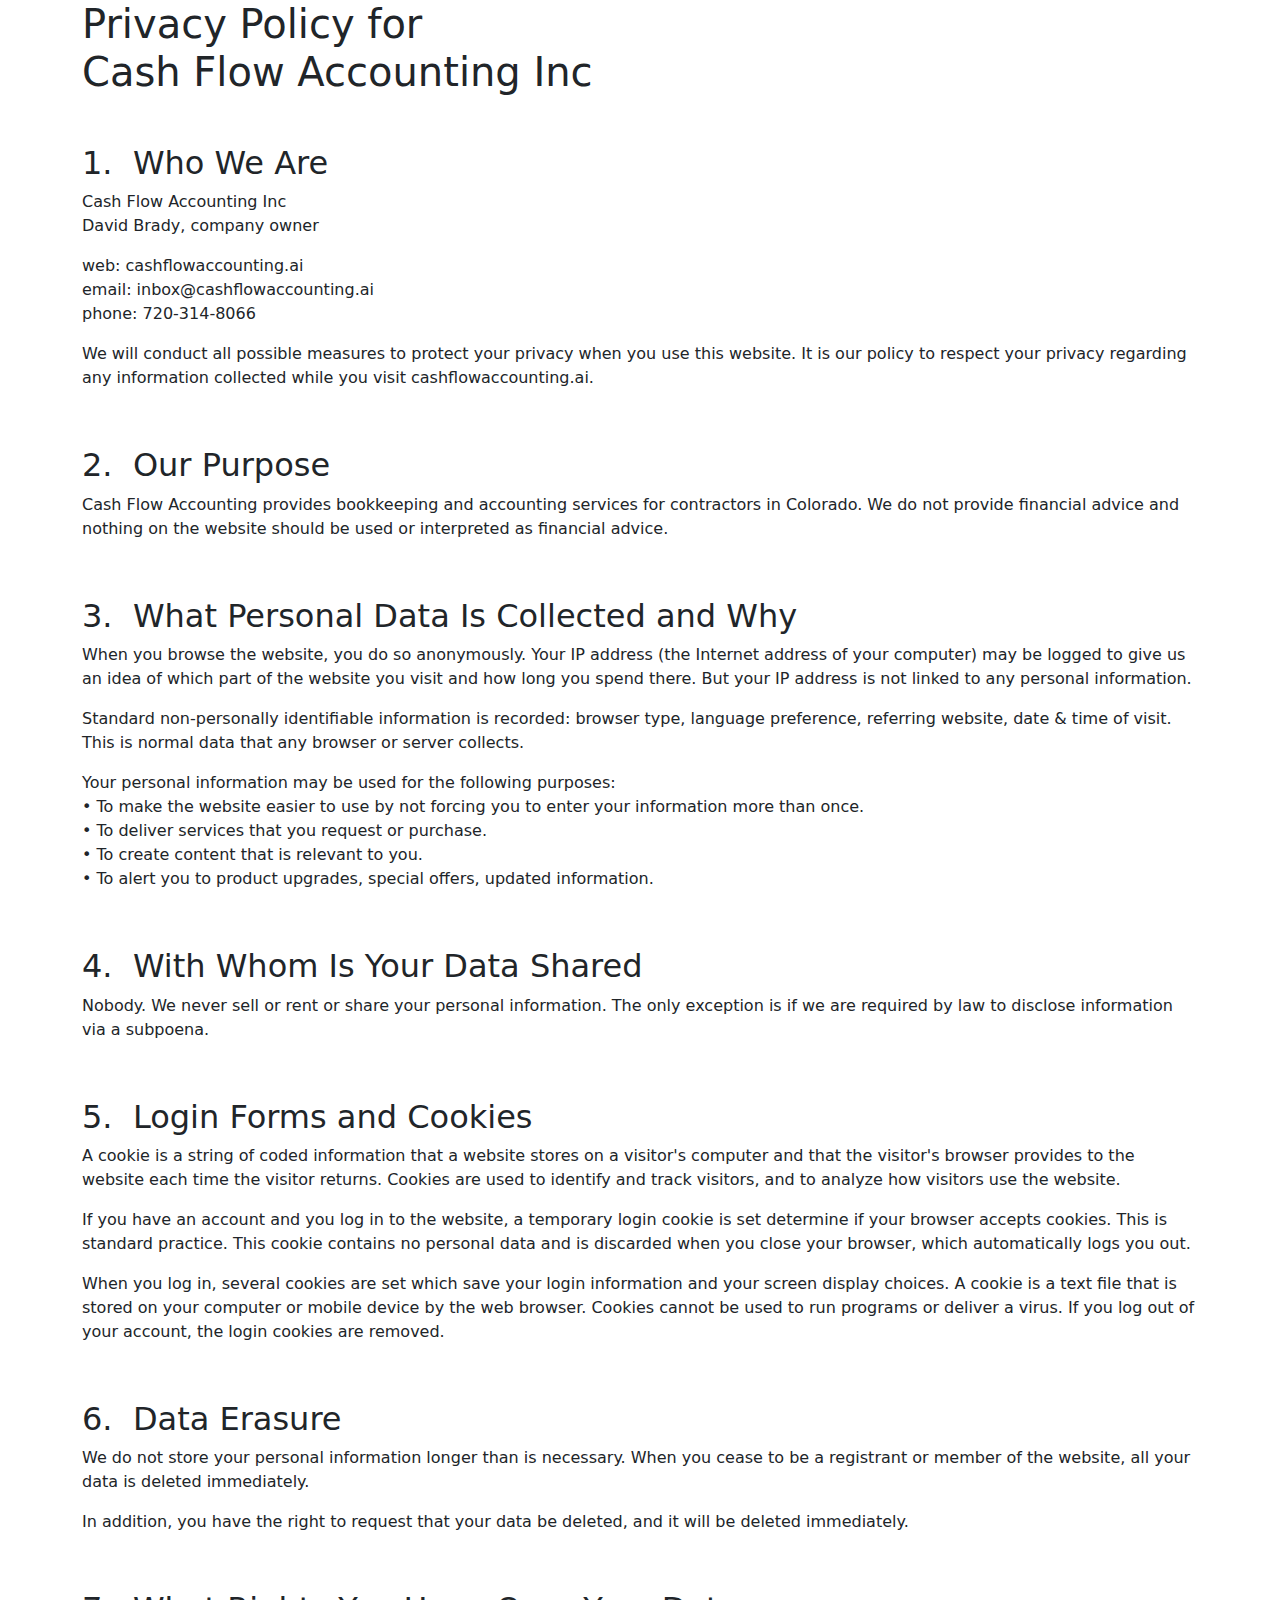
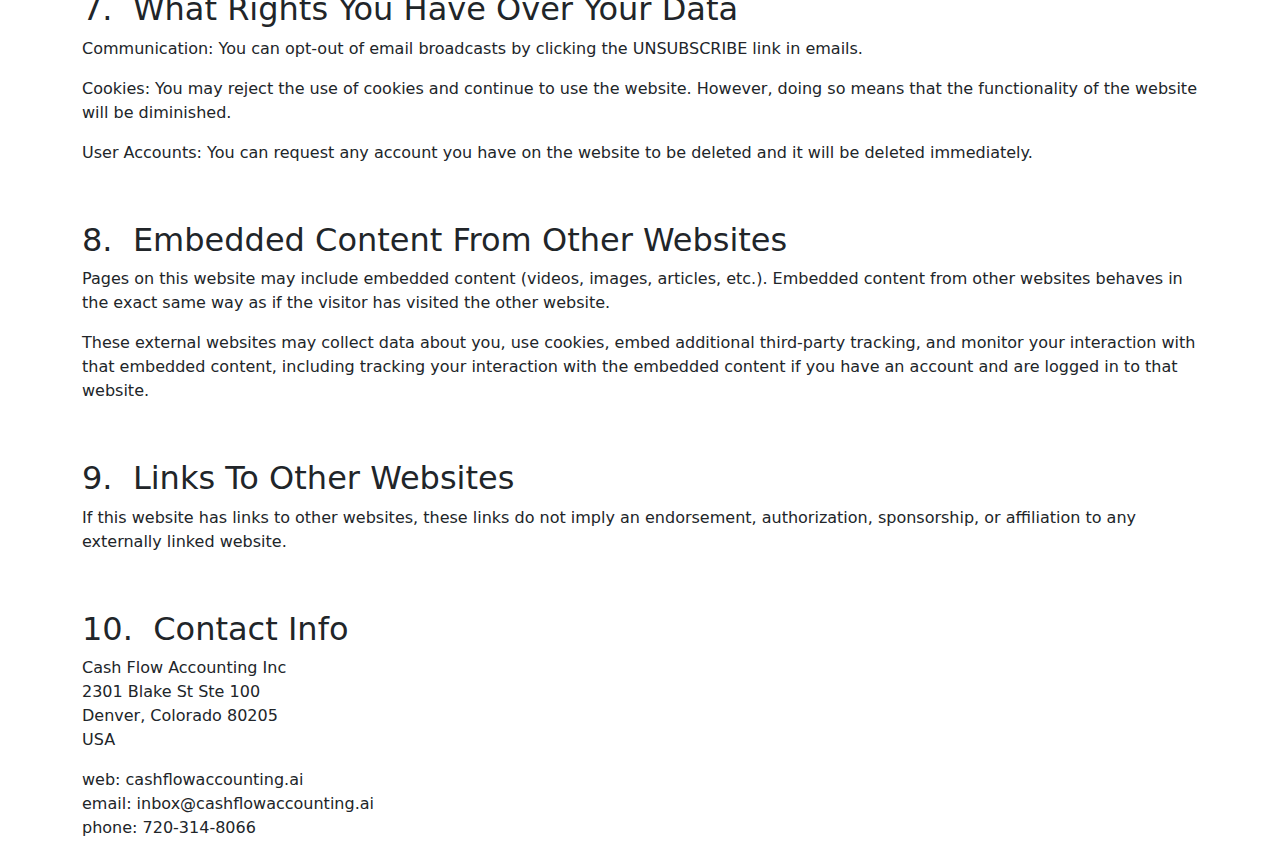
<file: privacy-policy.html>
<!doctype html>
<html lang="en" data-bs-theme="auto">
    <head>
        <meta charset="utf-8">
        <meta name="viewport" content="width=device-width,initial-scale=1">
        <meta name="description" content="Privacy Policy for Cash Flow Accounting">
        <meta name="author" content="David Brady">
        <meta name="publisher" content="David Brady">
        <meta name="generator" content="Bootstrap 5.3.3">
        <meta name="format-detection" content="telephone=no">
        <title>CFA Privacy Policy</title>
        <link rel="icon" type="image/png" href="/favicon-96x96.png" sizes="96x96">
        <link rel="icon" type="image/svg+xml" href="/favicon.svg">
        <link rel="shortcut icon" href="/favicon.ico">
        <link rel="apple-touch-icon" sizes="180x180" href="/apple-touch-icon.png">
        <link rel="manifest" href="/site.webmanifest">
        <link href="https://cashflowaccounting.ai/privacy-policy.html" rel="canonical">
        <link rel="icon" type="image/x-icon" href="favicon.ico">
        <link href="https://cdn.jsdelivr.net/npm/bootstrap@5.3.3/dist/css/bootstrap.min.css" rel="stylesheet" integrity="sha384-QWTKZyjpPEjISv5WaRU9OFeRpok6YctnYmDr5pNlyT2bRjXh0JMhjY6hW+ALEwIH" crossorigin="anonymous">
        <link href="navbar.css" rel="stylesheet">
        <script async src="https://www.googletagmanager.com/gtag/js?id=AW-17622031501"></script> <script> window.dataLayer = window.dataLayer || []; function gtag(){dataLayer.push(arguments);} gtag('js', new Date()); gtag('config', 'AW-17622031501'); </script>
    </head>
    <body>
    <div class="container">
<h1>Privacy&nbsp;Policy&nbsp;for<br>Cash&nbsp;Flow&nbsp;Accounting&nbsp;Inc</h1>
<p>&nbsp;</p>
<h2>1.&nbsp;&nbsp;Who We Are</h2>
<p>
Cash Flow Accounting Inc<br>
David&nbsp;Brady,&nbsp;company&nbsp;owner
</p>
<p>
web:&nbsp;cashflowaccounting.ai<br>
email:&nbsp;inbox@cashflowaccounting.ai<br>
phone:&nbsp;720-314-8066
</p>
<p>
We will conduct all possible measures to protect your privacy when you use this website. It is our policy to respect your privacy regarding any information collected while you visit cashflowaccounting.ai.
</p>
<p>&nbsp;</p>
<h2>2.&nbsp;&nbsp;Our Purpose</h2>
<p>
Cash Flow Accounting provides bookkeeping and accounting services for contractors in Colorado. We do not provide financial advice and nothing on the website should be used or interpreted as financial advice. 
</p>
<p>&nbsp;</p>
<h2>3.&nbsp;&nbsp;What Personal Data Is Collected and Why</h2>
<p>
When you browse the website, you do so anonymously. Your IP address (the Internet address of your computer) may be logged to give us an idea of which part of the website you visit and how long you spend there. But your IP address is not linked to any personal information.
</p>
<p>
Standard non-personally identifiable information is recorded: browser type, language preference, referring website, date & time of visit. This is normal data that any browser or server collects.
</p>
<p>
Your personal information may be used for the following purposes:<br>
&bull;&nbsp;To make the website easier to use by not forcing you to enter your information more than once.<br>
&bull;&nbsp;To deliver services that you request or purchase.<br>
&bull;&nbsp;To create content that is relevant to you.<br>
&bull;&nbsp;To alert you to product upgrades, special offers, updated information.
</p>
<p>&nbsp;</p>
<h2>4.&nbsp;&nbsp;With Whom Is Your Data Shared</h2>
<p>
Nobody. We never sell or rent or share your personal information. The only exception is if we are required by law to disclose information via a subpoena.
</p>
<p>&nbsp;</p>
<h2>5.&nbsp;&nbsp;Login Forms and Cookies</h2>
<p>
A cookie is a string of coded information that a website stores on a visitor's computer and that the visitor's browser provides to the website each time the visitor returns. Cookies are used to identify and track visitors, and to analyze how visitors use the website.
</p>
<p>
If you have an account and you log in to the website, a temporary login cookie is set determine if your browser accepts cookies. This is standard practice. This cookie contains no personal data and is discarded when you close your browser, which automatically logs you out.
</p>
<p>
When you log in, several cookies are set which save your login information and your screen display choices. A cookie is a text file that is stored on your computer or mobile device by the web browser. Cookies cannot be used to run programs or deliver a virus. If you log out of your account, the login cookies are removed.
</p>
<p>&nbsp;</p>
<h2>6.&nbsp;&nbsp;Data Erasure</h2>
<p>
We do not store your personal information longer than is necessary. When you cease to be a registrant or member of the website, all your data is deleted immediately.
</p>
<p>
In addition, you have the right to request that your data be deleted, and it will be deleted immediately.
</p>
<p>&nbsp;</p>
<h2>7.&nbsp;&nbsp;What Rights You Have Over Your Data</h2>
<p>
<span class="bold">Communication:</span> You can opt-out of email broadcasts by clicking the UNSUBSCRIBE link in emails.
</p>
<p>
<span class="bold">Cookies:</span> You may reject the use of cookies and continue to use the website. However, doing so means that the functionality of the website will be diminished.
</p>
<p>
<span class="bold">User Accounts:</span> You can request any account you have on the website to be deleted and it will be deleted immediately.
</p>
<p>&nbsp;</p>
<h2>8.&nbsp;&nbsp;Embedded Content From Other Websites</h2>
<p>Pages on this website may include embedded content (videos, images, articles, etc.). Embedded content from other websites behaves in the exact same way as if the visitor has visited the other website.
</p>
<p>These external websites may collect data about you, use cookies, embed additional third-party tracking, and monitor your interaction with that embedded content, including tracking your interaction with the embedded content if you have an account and are logged in to that website.
</p>
<p>&nbsp;</p>
<h2>9.&nbsp;&nbsp;Links To Other Websites</h2>
<p>
If this website has links to other websites, these links do not imply an endorsement, authorization, sponsorship, or affiliation to any externally linked website.
</p>
<p>&nbsp;</p>
<h2>10.&nbsp;&nbsp;Contact Info</h2>
<p>Cash Flow Accounting Inc<br>2301&nbsp;Blake&nbsp;St&nbsp;Ste&nbsp;100<br>Denver,&nbsp;Colorado&nbsp;80205<br>USA</p>
<p>
web:&nbsp;cashflowaccounting.ai<br>
email:&nbsp;inbox@cashflowaccounting.ai<br>
phone:&nbsp;720-314-8066
</p>
</div></body></html>
</file>
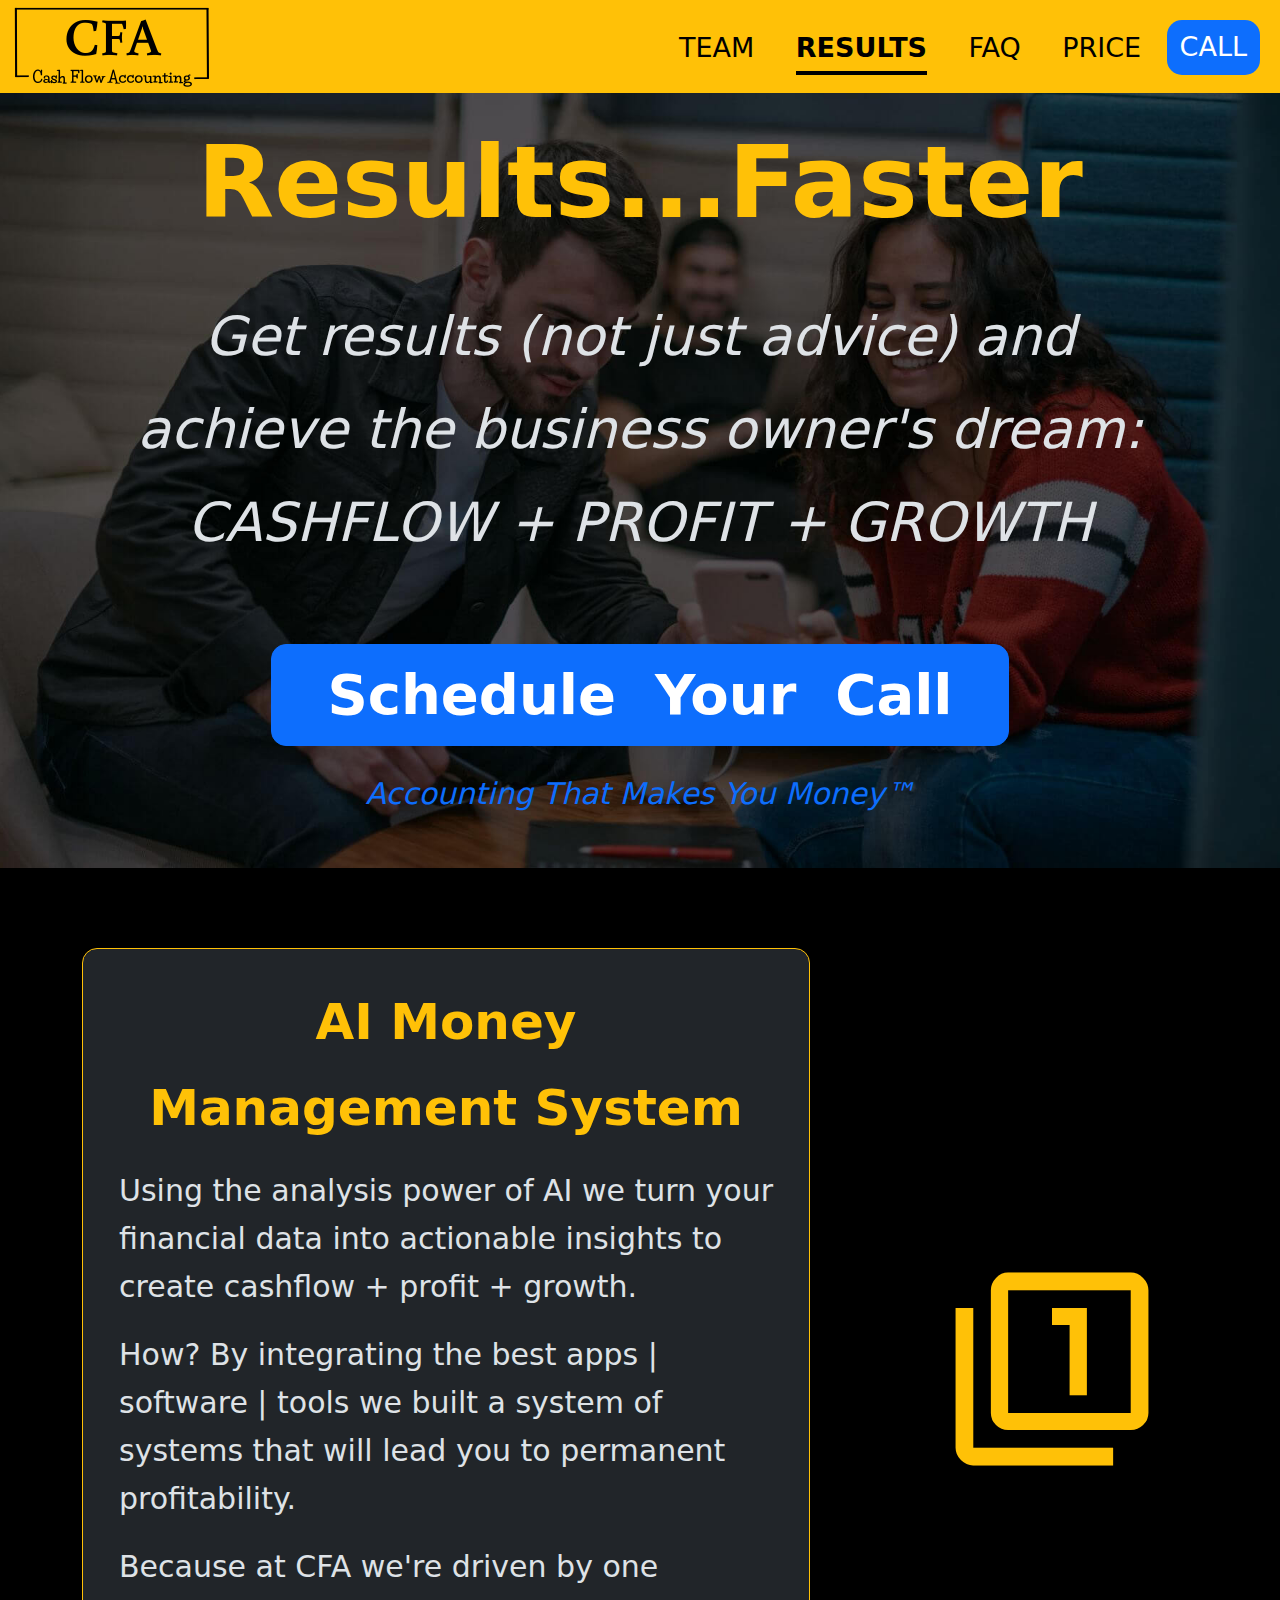
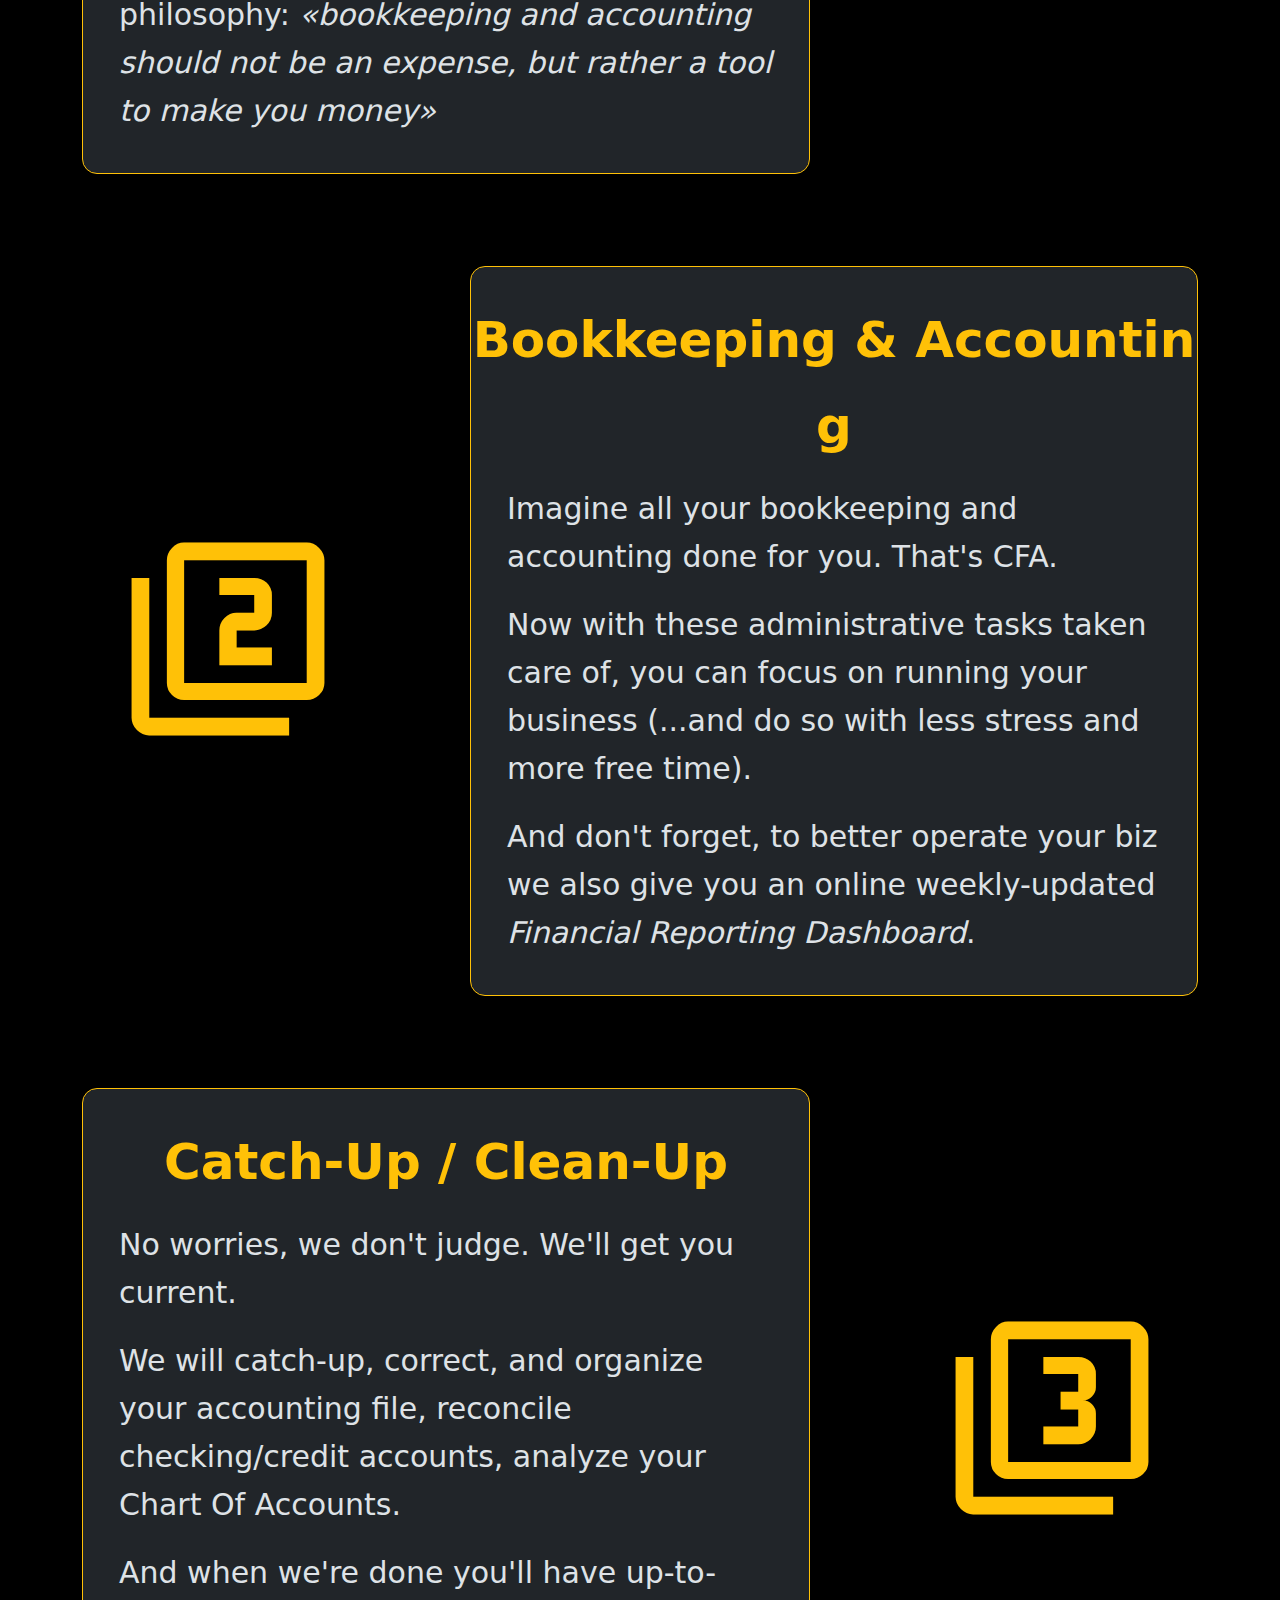
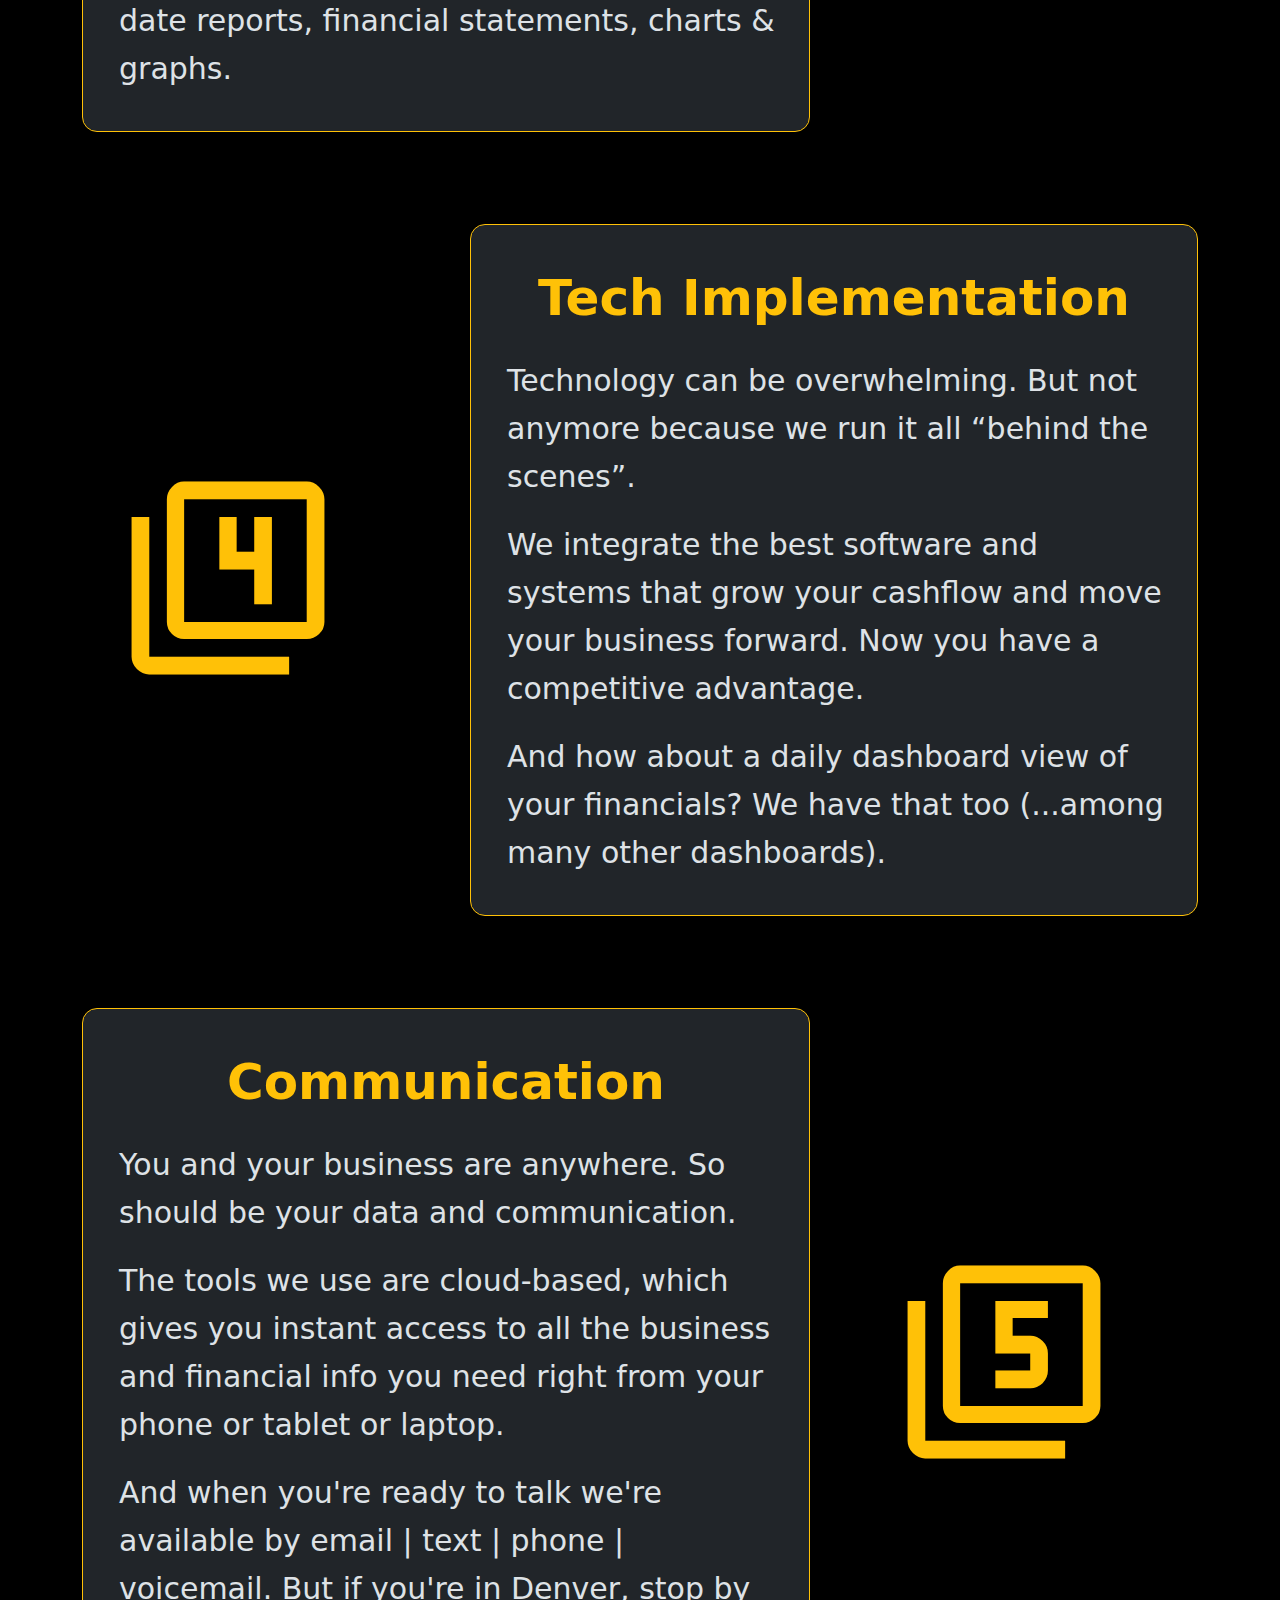
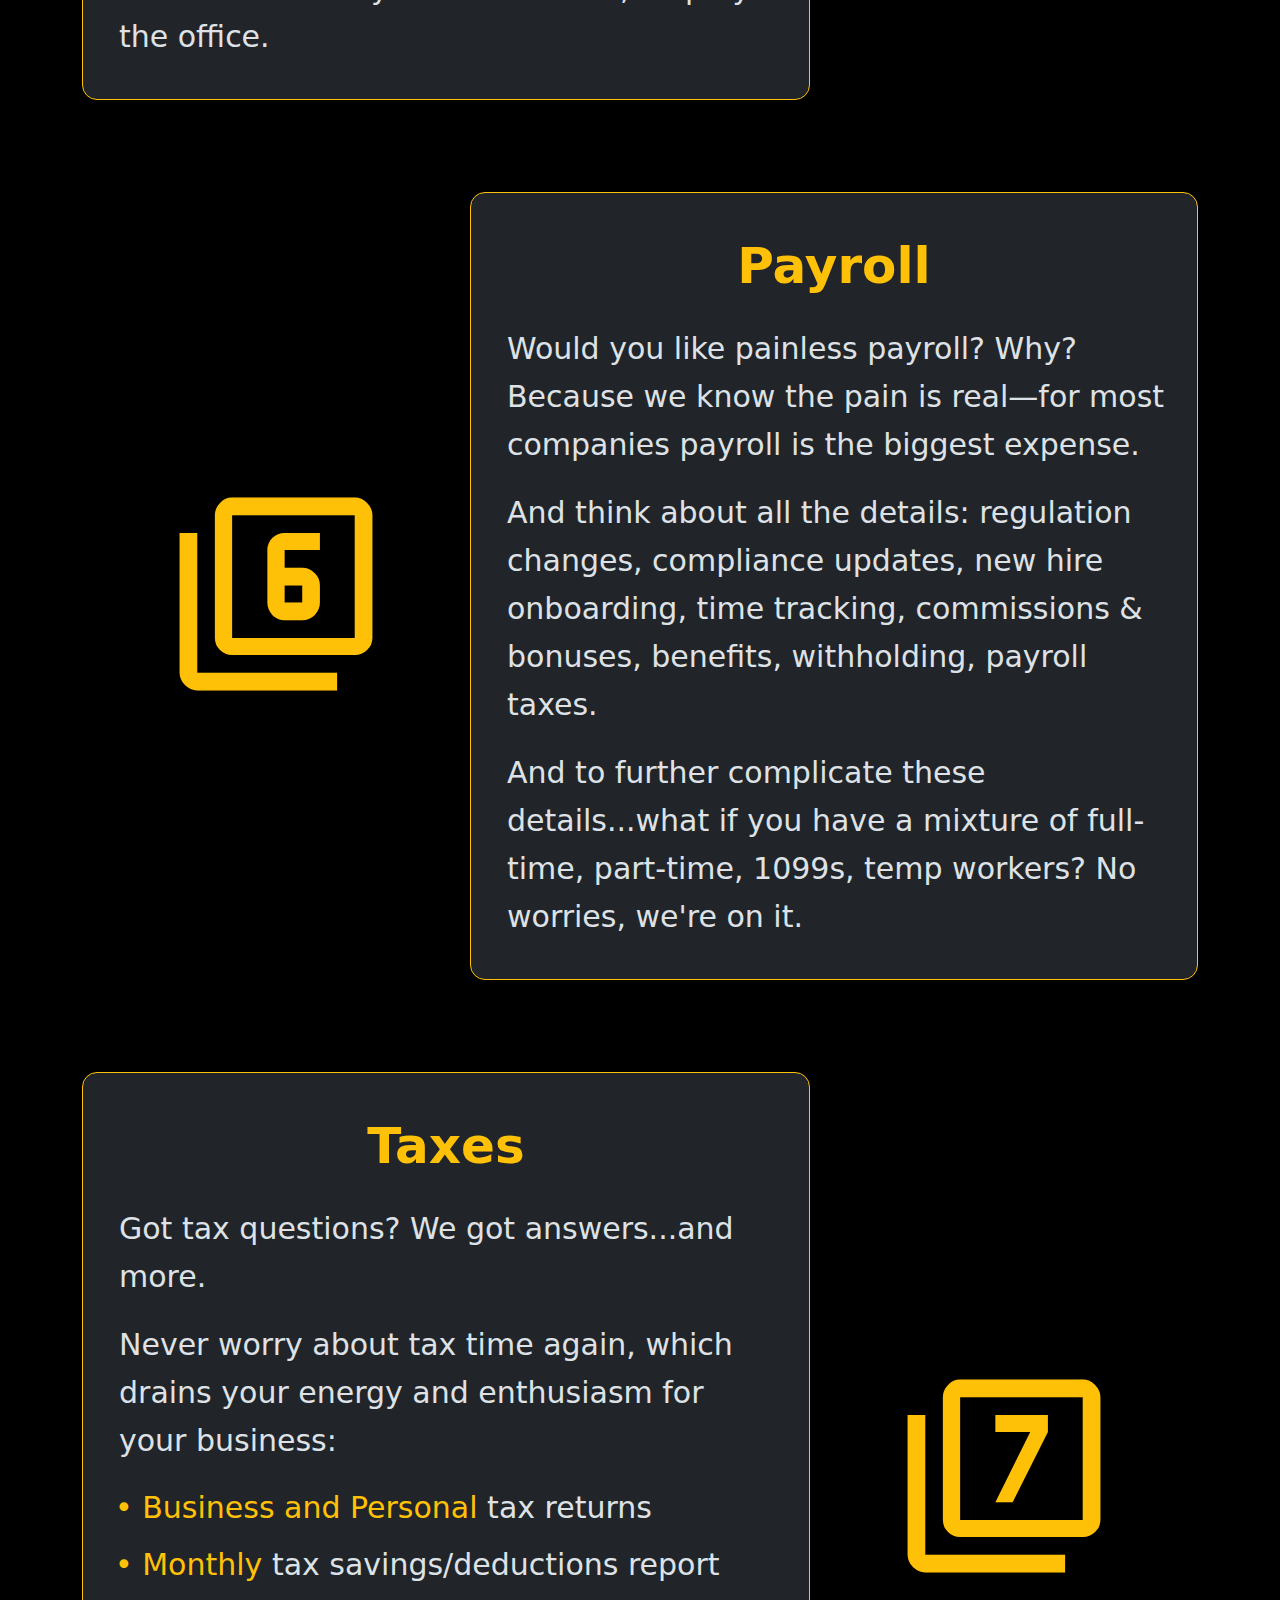
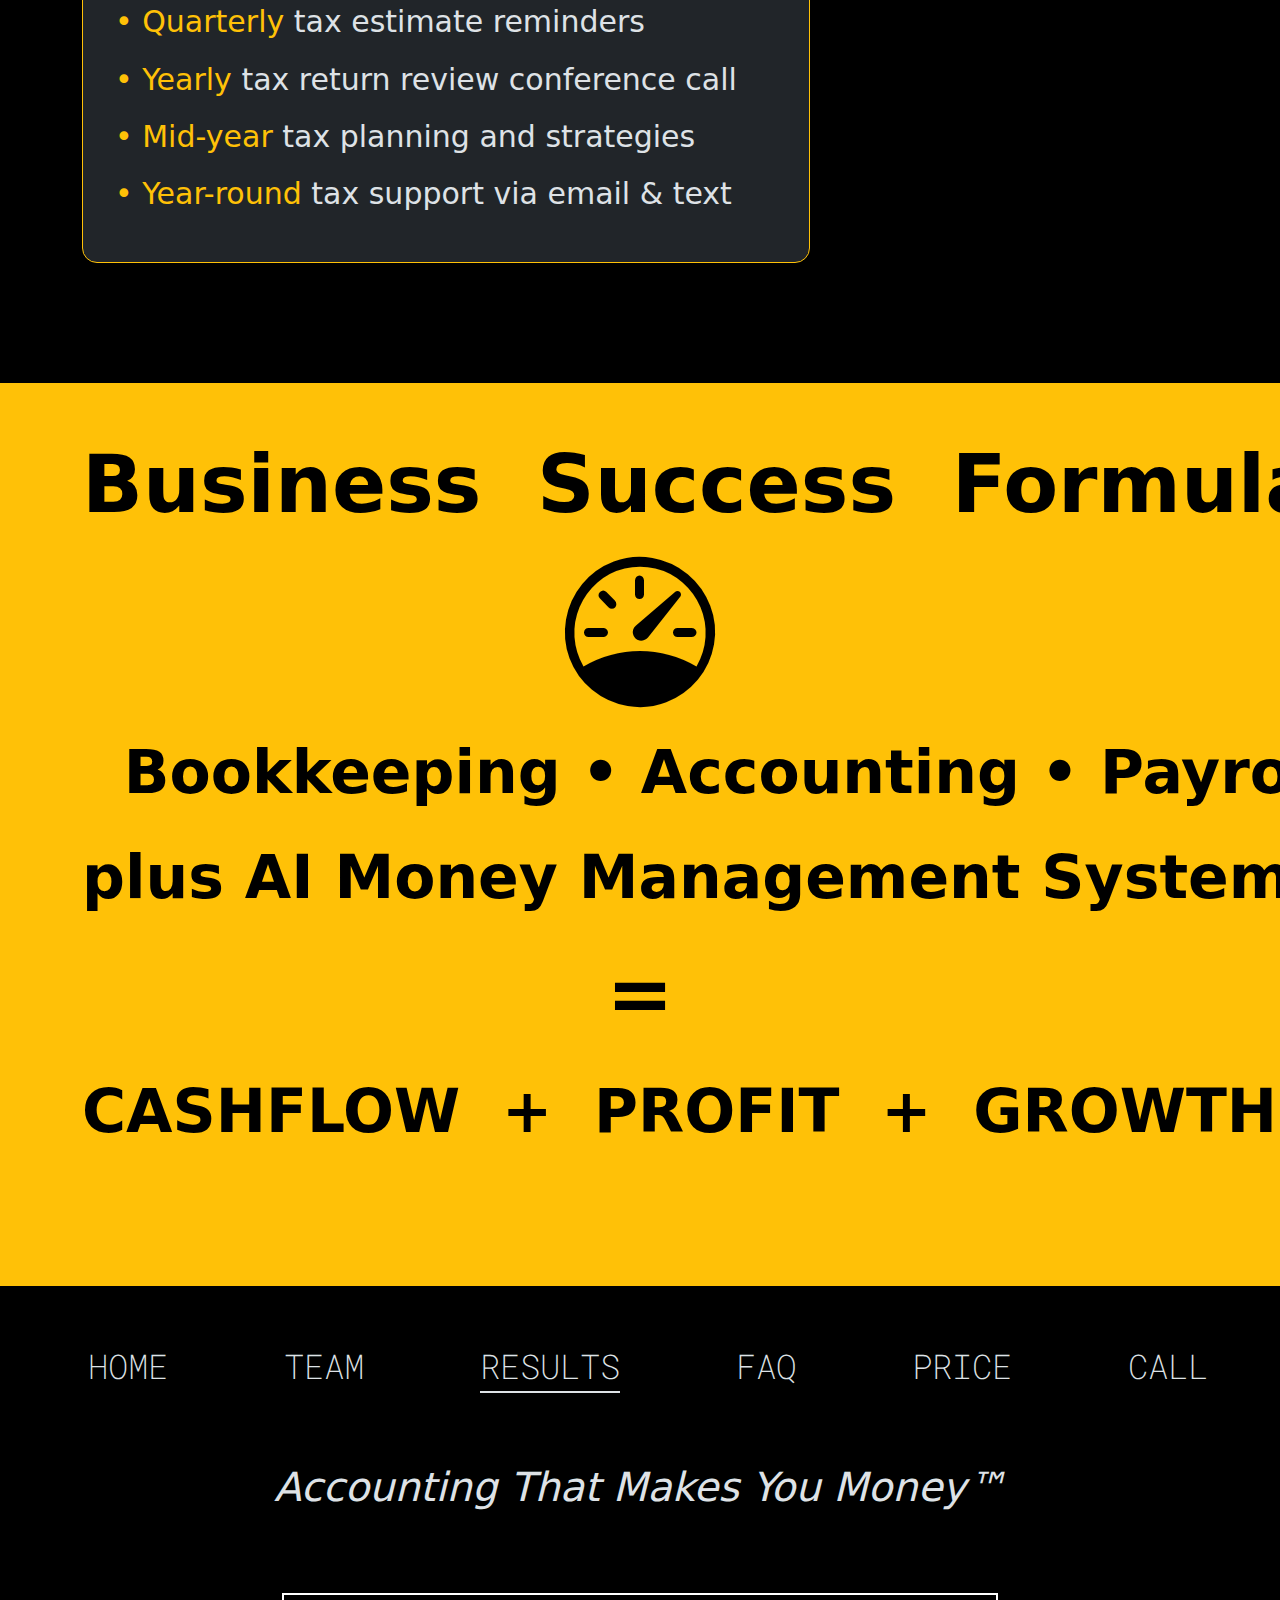
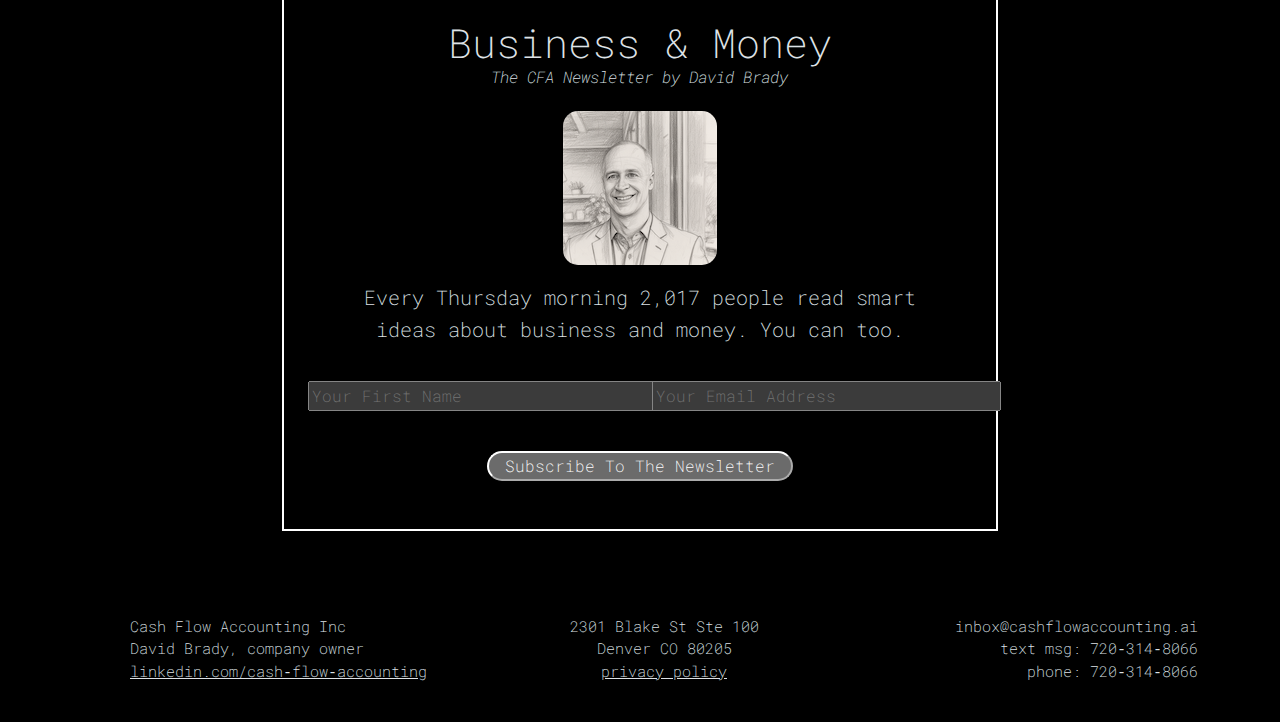
<file: results.html>
<!doctype html>
<html lang="en" data-bs-theme="dark">
    <head>
        <meta charset="utf-8">
        <meta name="viewport" content="width=device-width, initial-scale=1, shrink-to-fit=no">
        <meta name="description" content="Cash Flow Accounting Results">
        <meta name="author" content="David Brady">
        <meta name="publisher" content="David Brady">
        <meta name="generator" content="Bootstrap 5.3.3">
        <meta name="format-detection" content="telephone=no">
        <title>CFA Results</title>
        <link rel="icon" type="image/png" href="/favicon-96x96.png" sizes="96x96">
        <link rel="icon" type="image/svg+xml" href="/favicon.svg">
        <link rel="shortcut icon" href="/favicon.ico">
        <link rel="apple-touch-icon" sizes="180x180" href="/apple-touch-icon.png">
        <link rel="manifest" href="/site.webmanifest">
        <link rel="canonical" href="https://cashflowaccounting.ai/">
        <link href="https://fonts.googleapis.com" rel="preconnect">
        <link href="https://fonts.gstatic.com" rel="preconnect" crossorigin>
        <link href="https://fonts.googleapis.com/icon?family=Material+Icons" rel="stylesheet">
        <link href="https://fonts.googleapis.com/css2?family=Roboto+Mono:ital,wght@0,100..700;1,100..700&display=swap" rel="stylesheet">
        <link href="https://cdnjs.cloudflare.com/ajax/libs/font-awesome/4.7.0/css/font-awesome.min.css" rel="stylesheet">
        <link href="https://cdn.jsdelivr.net/npm/bootstrap-icons@1.11.3/font/bootstrap-icons.min.css" rel="stylesheet">
        <link href="https://cdn.jsdelivr.net/npm/bootstrap@5.3.3/dist/css/bootstrap.min.css" rel="stylesheet" integrity="sha384-QWTKZyjpPEjISv5WaRU9OFeRpok6YctnYmDr5pNlyT2bRjXh0JMhjY6hW+ALEwIH" crossorigin="anonymous">
        <link href="navbar.css" rel="stylesheet">
        <script async src="https://www.googletagmanager.com/gtag/js?id=AW-17622031501"></script> <script> window.dataLayer = window.dataLayer || []; function gtag(){dataLayer.push(arguments);} gtag('js', new Date()); gtag('config', 'AW-17622031501'); </script>
        <!-- Event snippet for Book Appointment conversion page. Add this snippet and call gtag_report_conversion when someone clicks on the chosen button/link.-->
        <script>
            function gtag_report_conversion(url) {
                var callback = function () {
                    if (typeof(url) != 'undefined') {window.open(url,'_blank');}};
                gtag('event', 'conversion', {'send_to': 'AW-17622031501/Hsz7CNWZwKYbEI2569JB','event_callback': callback});
                return false;}
        </script>
        <style>
            header {background-image:url("BK-Man-Woman-1920x1080-(67).jpg");align-items:center;text-align:center;margin:0;padding:10px 0 26px;} header h3{font-style:italic;}
            section {margin:0;padding:60px 0 100px;} section#newsletter tr td{border:2px solid #ffffff;}
            address {margin:0;padding:0;} div.card-header{background-color:#212529;}
            footer {font-size:15px;color:#dee2e6;background-color:#000000;font-weight:200;margin:0;padding:60px 0 16px;}
            a{color:#dee2e6;border-bottom-color:#dee2e6;} p{font-size:20px;font-weight:400;line-height:1.6;margin:0;padding-bottom:20px;} i{display:inline-block;line-height:1;}
            mark {font-size:20px;font-weight:600;line-height:1.6;background-color:#ffc107;margin:0;padding:0;}
            small {font-weight:200;color:#a7aaad;margin:0;padding:0;} strong {font-weight:700;}
            h1 {font-size:100px; font-weight:800; line-height:1.6; text-align:center; color:#ffc107; overflow-wrap:normal; margin:0; padding:0 0 28px 0;}
            h2 {font-size:60px; font-weight:600; line-height:1.76; text-align:center; margin:0; padding:0;}
            h3 {font-size:50px; font-weight:500; line-height:1.72; margin:0; padding:0;}
            h4 {font-size:40px; font-weight:400; line-height:1.7; overflow-wrap:normal; margin:0; padding:0;}
            h5 {font-size:30px; font-weight:300; line-height:1.6; margin:0; padding:0;}
            h6 {font-size:22px; font-weight:200; line-height:1.5; margin:0; padding:0;}
            ul {list-style-type:none;} li{font-size:30px;line-height:1.51;padding-bottom:12px;}
            hr {width:60%;margin:100px auto;height:4px;border-width:0;overflow:visible;color:#ffffff;background-color:#ffffff;}
            figure {display:block;align-items:center;text-align:center;border:0;margin:0;padding:0;} figure a {border-bottom-color:transparent;} figcaption {font-size:20px;}
            img {max-width:100%;height:auto;border:0;outline:0;margin:0 auto;}
            .bg-img{position:relative;overflow:hidden;background-size:cover;background-position:center;background-repeat:no-repeat;background-attachment:scroll;}
            .img-right15{border-radius:0 15px 15px 0;} .img-left15{border-radius:15px 0 0 15px;}
            .img-right30{border-radius:0 30px 30px 0;} .img-left30{border-radius:30px 0 0 30px;}
            .brdr-radius15{border-radius:15px;} .brdr-radius30{border-radius:30px;}
            .brdr-blue{border:2px solid #0d6efd;} .brdr-white{border:2px solid #ffffff;} .brdr-yellow{border:2px solid #ffc107;}
            .break20{display:block;margin-top:20px;margin-bottom:20px;} .break30{display:block;margin-top:30px;margin-bottom:30px;}
            .lh12{line-height:1.2;} .fs-italic{font-style:italic;}
            .bg-blue{background-color:#0d6efd;} .bg-darker{background-color:#161719;} .bg-bsblack{background-color:#212529;} .bg-yellow{background-color:#ffc107;}
            .fc-blue{color:#0d6efd;} .fc-gray{color:#a7aaad;} .fc-bswhite{color:#dee2e6;} .fc-yellow{color:#ffc107;}
            .font16{font-size:16px;} .font20{font-size:20px;} .font22{font-size:22px;vertical-align:3px;} .font26{font-size:26px;} .font42{font-size:42px;} .font150{font-size:150px;}
            .bold300{font-weight:300;} .bold400{font-weight:400;} .bold500{font-weight:500;} .bold600{font-weight:600;} .bold700{font-weight:700;} .bold800{font-weight:800;}
            .roboto-mono-200{font-family:"Roboto Mono","Courier New",monospace;font-style:normal;font-weight:200;}

            @media (max-width:575.98px) { header h1 {font-size:52px;} header div h3 {font-size:26px;} }
            @media (min-width:576px) { header h1 {font-size:72px;} header div h3 {font-size:32px;} }
            @media (min-width:768px) { header h1 {font-size:90px;} header div h3 {font-size:42px;} }
            @media (min-width:992px) { header h1 {font-size:100px;} header div h3 {font-size:52px;} }
            @media (min-width:1200px) { header h1 {font-size:100px;} header div h3 {font-size:54px;} }
            @media (min-width:1400px) { header h1 {font-size:110px;} header div h3 {font-size:56px;} }
            @media (min-width:1600px) { header h1 {font-size:110px;} header div h3 {font-size:58px;} }

            section#results div.card {border-radius:15px;border-color:#ffc107;margin:20px 0px;padding-bottom:18px;}
            section#results div.card h3 {text-align:center;font-weight:700;padding:30px 0 16px 0;}
            @media (max-width:575.98px) { section#results div.card p {padding-right:20px;padding-left:24px;font-size:18px;} section#results div i {font-size:0px;} }
            @media (min-width:576px) { section#results div.card p {padding-right:24px;padding-left:28px;font-size:24px;} section#results div i {font-size:0px;} }
            @media (min-width:768px) { section#results div.card p {padding-right:28px;padding-left:32px;font-size:28px;} section#results div i {font-size:0px;} }
            @media (min-width:992px) { section#results div.card p {padding-right:30px;padding-left:34px;font-size:24px;} section#results div i {font-size:190px;} }
            @media (min-width:1200px) { section#results div.card p {padding-right:32px;padding-left:36px;font-size:30px;} section#results div i {font-size:210px;} }
            @media (min-width:1400px) { section#results div.card p {padding-right:34px;padding-left:38px;font-size:34px;} section#results div i {font-size:230px;} }
            @media (min-width:1600px) { section#results div.card p {padding-right:36px;padding-left:40px;font-size:34px;} section#results div i {font-size:250px;} }
        </style>
    </head>
<body>
<div class="d-flex flex-column w-100 mx-auto bg-black">

    <!--NAV--->
    <section id="navbar-top">
        <figure class="float-lg-start"><a id="logo" href="./"><img src="CFA-Blk-196x83.png" width="196" height="83" alt="..."></a></figure>
        <nav class="nav float-lg-end justify-content-center">
            <a class="nav-link" href="./team.html">TEAM</a>&nbsp;&nbsp;
            &nbsp;&nbsp;<a class="nav-link active" href="./results.html">RESULTS</a>&nbsp;&nbsp;
            &nbsp;&nbsp;<a class="nav-link" href="./faq.html">FAQ</a>&nbsp;&nbsp;
            &nbsp;&nbsp;<a class="nav-link" href="./pricing.html">PRICE</a>&nbsp;&nbsp;
            &nbsp;&nbsp;<a class="btn" href="./call.html">CALL</a>
        </nav>
    </section>
    <!--END NAV--->

    <!--HEADER-->
    <header class="bg-img">
        <h1>Results...Faster</h1>
        <div class="container-md pb-4"><h3>Get results (not just advice) and<br>achieve the business owner's dream:<br>CASHFLOW&nbsp;+&nbsp;PROFIT&nbsp;+&nbsp;GROWTH</h3></div>
        <a id="cta-btn" target="blank" class="btn btn-lg btn-primary" href="./call.html" onclick="gtag_report_conversion('./call.html');">&nbsp;&nbsp;Schedule&nbsp;&nbsp;Your&nbsp;&nbsp;Call&nbsp;&nbsp;</a>
        <h5 class="fs-italic fc-blue py-4">Accounting&nbsp;That&nbsp;Makes You&nbsp;Money&trade;</h5>
    </header>
    <!--END HEADER-->

    <main>

    <!--RESULTS--->
    <section id="results">
    <!--<h1>&nbsp;</h1>-->
    <div class="container-md"> 
            <div class="row align-items-center gx-5">    
                <div class="col-lg-8"><div class="card">
                        <h3 class="fc-yellow">AI Money Management&nbsp;System</h3>
                        <p>Using the analysis power of AI we turn your financial data into actionable insights to create cashflow + profit + growth.</p>
                        <p>How? By integrating the best apps | software | tools we built a system of systems that will lead you to permanent profitability.</p>
                        <p>Because at CFA we're driven by one philosophy: <em>&laquo;bookkeeping and accounting should not be an expense, but rather a tool to make you money&raquo;</em></p>
                </div></div>
                <div class="col-lg-4 text-center"><i class="material-icons fc-yellow ms-4 ps-4 pt-4">filter_1</i></div>
            </div>
            <p>&nbsp;</p>
            <div class="row align-items-center gx-5">
                <div class="col-lg-4 text-center"><i class="material-icons fc-yellow me-4 pe-4 pt-4">filter_2</i></div>
                <div class="col-lg-8"><div class="card">
                        <h3 class="fc-yellow">Bookkeeping&nbsp;&amp;&nbsp;Accounting</h3>
                        <p>Imagine all your bookkeeping and accounting done for you. That's CFA.</p>
                        <p>Now with these administrative tasks taken care of, you can focus on running your business (...and do so with less stress and more free time).</p>
                        <p>And don't forget, to better operate your biz we also give you an online weekly-updated <em>Financial Reporting Dashboard</em>.</p>
                </div></div>
            </div>
            <p>&nbsp;</p>
            <div class="row align-items-center gx-5">
                    <div class="col-lg-8"><div class="card">
                        <h3 class="fc-yellow">Catch-Up&nbsp;/&nbsp;Clean-Up</h3>
                        <p>No worries, we don't judge. We'll get you current.</p>
                        <p>We will catch-up, correct, and organize your accounting file, reconcile checking/credit accounts, analyze your Chart Of Accounts.</p>
                        <p>And when we're done you'll have up-to-date reports, financial statements, charts & graphs.</p>
                    </div></div>
                    <div class="col-lg-4 text-center"><i class="material-icons fc-yellow ms-4 ps-4 pt-4">filter_3</i></div>
            </div>
            <p>&nbsp;</p>
            <div class="row align-items-center gx-5">
                    <div class="col-lg-4 text-center"><i class="material-icons fc-yellow me-4 pe-4 pt-4">filter_4</i></div>
                    <div class="col-lg-8"><div class="card">
                        <h3 class="fc-yellow">Tech&nbsp;Implementation</h3>
                        <p>Technology can be overwhelming. But not anymore because we run it all &ldquo;behind the scenes&rdquo;.</p>
                        <p>We integrate the best software and systems that grow your cashflow and move your business forward. Now you have a competitive advantage.</p>
                        <p>And how about a daily dashboard view of your financials? We have that too (...among many other dashboards).</p>
                    </div></div>
            </div>
            <p>&nbsp;</p>
            <div class="row align-items-center gx-5">
                <div class="col-lg-8"><div class="card">
                        <h3 class="fc-yellow">Communication</h3>
                        <p>You and your business are anywhere. So should be your data and communication.</p>
                        <p>The tools we use are cloud-based, which gives you instant access to all the business and financial info you need right from your phone or tablet or laptop.</p>
                        <p>And when you're ready to talk we're available by email | text | phone | voicemail. But if you're in Denver, stop by the office.</p>
                </div></div>
                <div class="col-lg-4 text-center"><i class="material-icons fc-yellow me-4 pe-4 pt-4">filter_5</i></div>
            </div>
            <p>&nbsp;</p>
            <div class="row align-items-center gx-5">
                    <div class="col-lg-4 text-center"><i class="material-icons fc-yellow ms-4 ps-4 pt-4">filter_6</i></div>
                    <div class="col-lg-8"><div class="card">
                        <h3 class="fc-yellow">Payroll</h3>
                        <p>Would you like painless payroll? Why? Because we know the pain is real&mdash;for most companies payroll is the biggest expense.</p>
                        <p>And think about all the details: regulation changes, compliance updates, new hire onboarding, time tracking, commissions &amp; bonuses, benefits, withholding, payroll taxes.</p>
                        <p>And to further complicate these details...what if you have a mixture of full-time, part-time, 1099s, temp workers? No worries, we're on it.</p>
                    </div></div>
            </div>
            <p>&nbsp;</p>
            <div class="row align-items-center gx-5">
                    <div class="col-lg-8"><div class="card">
                        <h3 class="fc-yellow">Taxes</h3>
                        <p>Got tax questions? We got answers...and more.</p>
                        <p>Never worry about tax time again, which drains your energy and enthusiasm for your business:</p>
                        <ul>
                            <li><span class="fc-yellow">&bull;&nbsp;Business and Personal</span> tax returns</li>
                            <li><span class="fc-yellow">&bull;&nbsp;Monthly</span> tax savings/deductions report</li>
                            <li><span class="fc-yellow">&bull;&nbsp;Quarterly</span> tax estimate reminders</li>
                            <li><span class="fc-yellow">&bull;&nbsp;Yearly</span> tax return review conference call</li>
                            <li><span class="fc-yellow">&bull;&nbsp;Mid-year</span> tax planning and strategies</li>
                            <li><span class="fc-yellow">&bull;&nbsp;Year-round</span> tax support via email &amp; text</li>
                        </ul>
                    </div></div>
                    <div class="col-lg-4 text-center"><i class="material-icons fc-yellow me-4 pe-4 pt-4">filter_7</i></div>
            </div>
    </div></section>
    <!--END RESULTS-->

    </main>

    <!--PREFOOTER-->
    <section id="prefooter"><div class="container-md">
        <h1 class="text-black pb-0">Business&nbsp;&nbsp;Success&nbsp;&nbsp;Formula</h1>
        <i class="bi bi-speedometer text-black font150 py-2"></i>
        <h2>&nbsp;&nbsp;Bookkeeping&nbsp;&bull;&nbsp;Accounting&nbsp;&bull;&nbsp;Payroll&nbsp;&bull;&nbsp;Tax&nbsp;&nbsp;<br>plus&nbsp;AI&nbsp;Money&nbsp;Management&nbsp;System</h2>
        <h1 class="text-black p-0">&equals;</h1>
        <h2>CASHFLOW&nbsp;&nbsp;+&nbsp;&nbsp;PROFIT&nbsp;&nbsp;+&nbsp;&nbsp;GROWTH</h2>
        <p>&nbsp;</p>
    </div></section>
    <!--END PREFOOTER-->

    <!--NAVBAR BOTTOM-->
    <section id="navbar-bottom">
    <nav class="nav justify-content-center roboto-mono-200">
        <a class="nav-link" href="./">HOME</a>&nbsp;&nbsp;
        &nbsp;&nbsp;<a class="nav-link" href="./team.html">TEAM</a>&nbsp;&nbsp;
        &nbsp;&nbsp;<a class="nav-link active" href="./results.html">RESULTS</a>&nbsp;&nbsp;
        &nbsp;&nbsp;<a class="nav-link" href="./faq.html">FAQ</a>&nbsp;&nbsp;
        &nbsp;&nbsp;<a class="nav-link" href="./pricing.html">PRICE</a>&nbsp;&nbsp;
        &nbsp;&nbsp;<a class="nav-link" href="./call.html">CALL</a>
    </nav></section>
    <!--END NAVBAR BOTTOM-->

    <h4 class="text-center fs-italic pb-5">Accounting&nbsp;That&nbsp;Makes You&nbsp;Money&trade;</h4>

    <!--NEWSLETTER-->
    <section id="newsletter" class="text-center my-4 p-0"><div class="container-lg">
    <table style="width:100%">
        <tr><td class="border-0" style="width:18%">&nbsp;</td>
        <td class="p-4" style="width:64%">
            <h4 class="roboto-mono-200 lh12">Business &amp; Money</h4>
            <h6 class="roboto-mono-200 font16 lh12 mb-4"><em>The CFA Newsletter by&nbsp;David&nbsp;Brady</em></h6>
            <figure><img src="Brady1-Sketchify-Paper-154x154.png" width="154" height="154" alt="..." class="brdr-radius15"></figure>
            <p class="roboto-mono-200 my-3">Every Thursday morning 2,017 people read&nbsp;smart<br>ideas about business and money. You can too.</p>
            <form action="https://api.sheetmonkey.io/form/ueBHXK6ngMDmrsYLFXDRrG" method="post" accept-charset="UTF-8">
                <div class="row row-cols-1 row-cols-xl-2">
                    <div class="col pb-3">
                        <input type="text" class="roboto-mono-200" name="Name" size="33" placeholder="Your First Name" required>
                    </div>
                    <div class="col">
                        <input type="email" class="roboto-mono-200" name="Email" size="33" placeholder="Your Email Address" required>
                    </div>
                </div>
                <input type="hidden" name="Created" value="x-sheetmonkey-current-date-time">
                <div class="my-4"><input type="submit" class="roboto-mono-200 brdr-radius15" value="&nbsp;Subscribe To The Newsletter&nbsp;"></div>
            </form>
        </td>
        <td class="border-0" style="width:18%">&nbsp;</td>
        </tr>
    </table></div></section>
    <!--END NEWSLETTER-->                       

    <!--FOOTER-->
    <footer><div class="container-lg roboto-mono-200">
        <div class="row row-cols-1 row-cols-lg-3 g-0">
            <div class="col text-lg-start ps-5 pb-4">Cash&nbsp;Flow&nbsp;Accounting&nbsp;Inc<br>David&nbsp;Brady,&nbsp;company&nbsp;owner<br><a href="https://www.linkedin.com/in/rushebrady" target="_blank">linkedin.com/cash&#x2011;flow&#x2011;accounting</a></div>
            <div class="col text-lg-center ps-5 pb-4"><address>2301&nbsp;Blake&nbsp;St&nbsp;Ste&nbsp;100<br>Denver&nbsp;CO&nbsp;80205</address><a href="https://cashflowaccounting.ai/privacy-policy.html">privacy&nbsp;policy</a></div>
            <div class="col text-lg-end ps-5 pb-4">inbox@cashflowaccounting.ai<br>text&nbsp;msg:&nbsp;720&#x2011;314&#x2011;8066<br>phone:&nbsp;720&#x2011;314&#x2011;8066</div>
        </div>
    </div></footer>
    <!--END FOOTER-->
  </div>
  <script src="https://cdn.jsdelivr.net/npm/bootstrap@5.3.5/dist/js/bootstrap.min.js" integrity="sha384-VQqxDN0EQCkWoxt/0vsQvZswzTHUVOImccYmSyhJTp7kGtPed0Qcx8rK9h9YEgx+" crossorigin="anonymous"></script>
  </body>
</html>
</file>
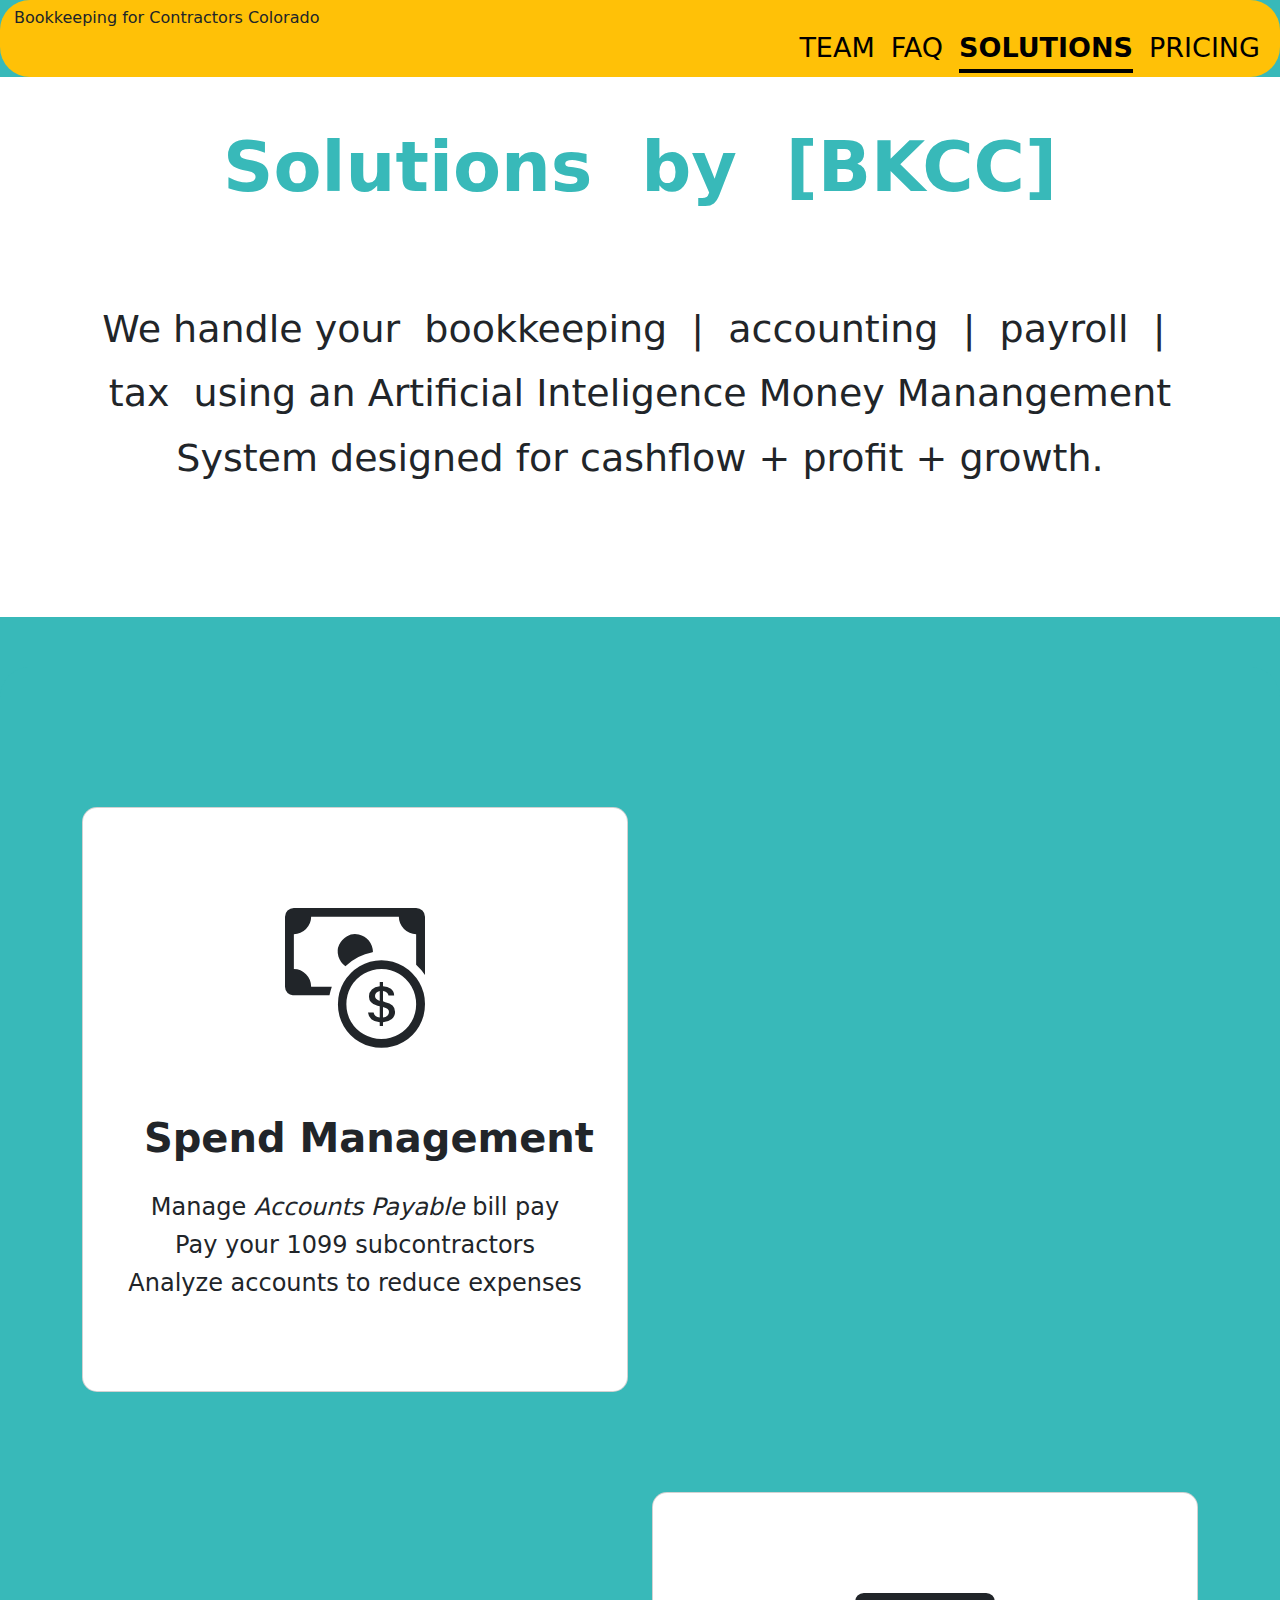
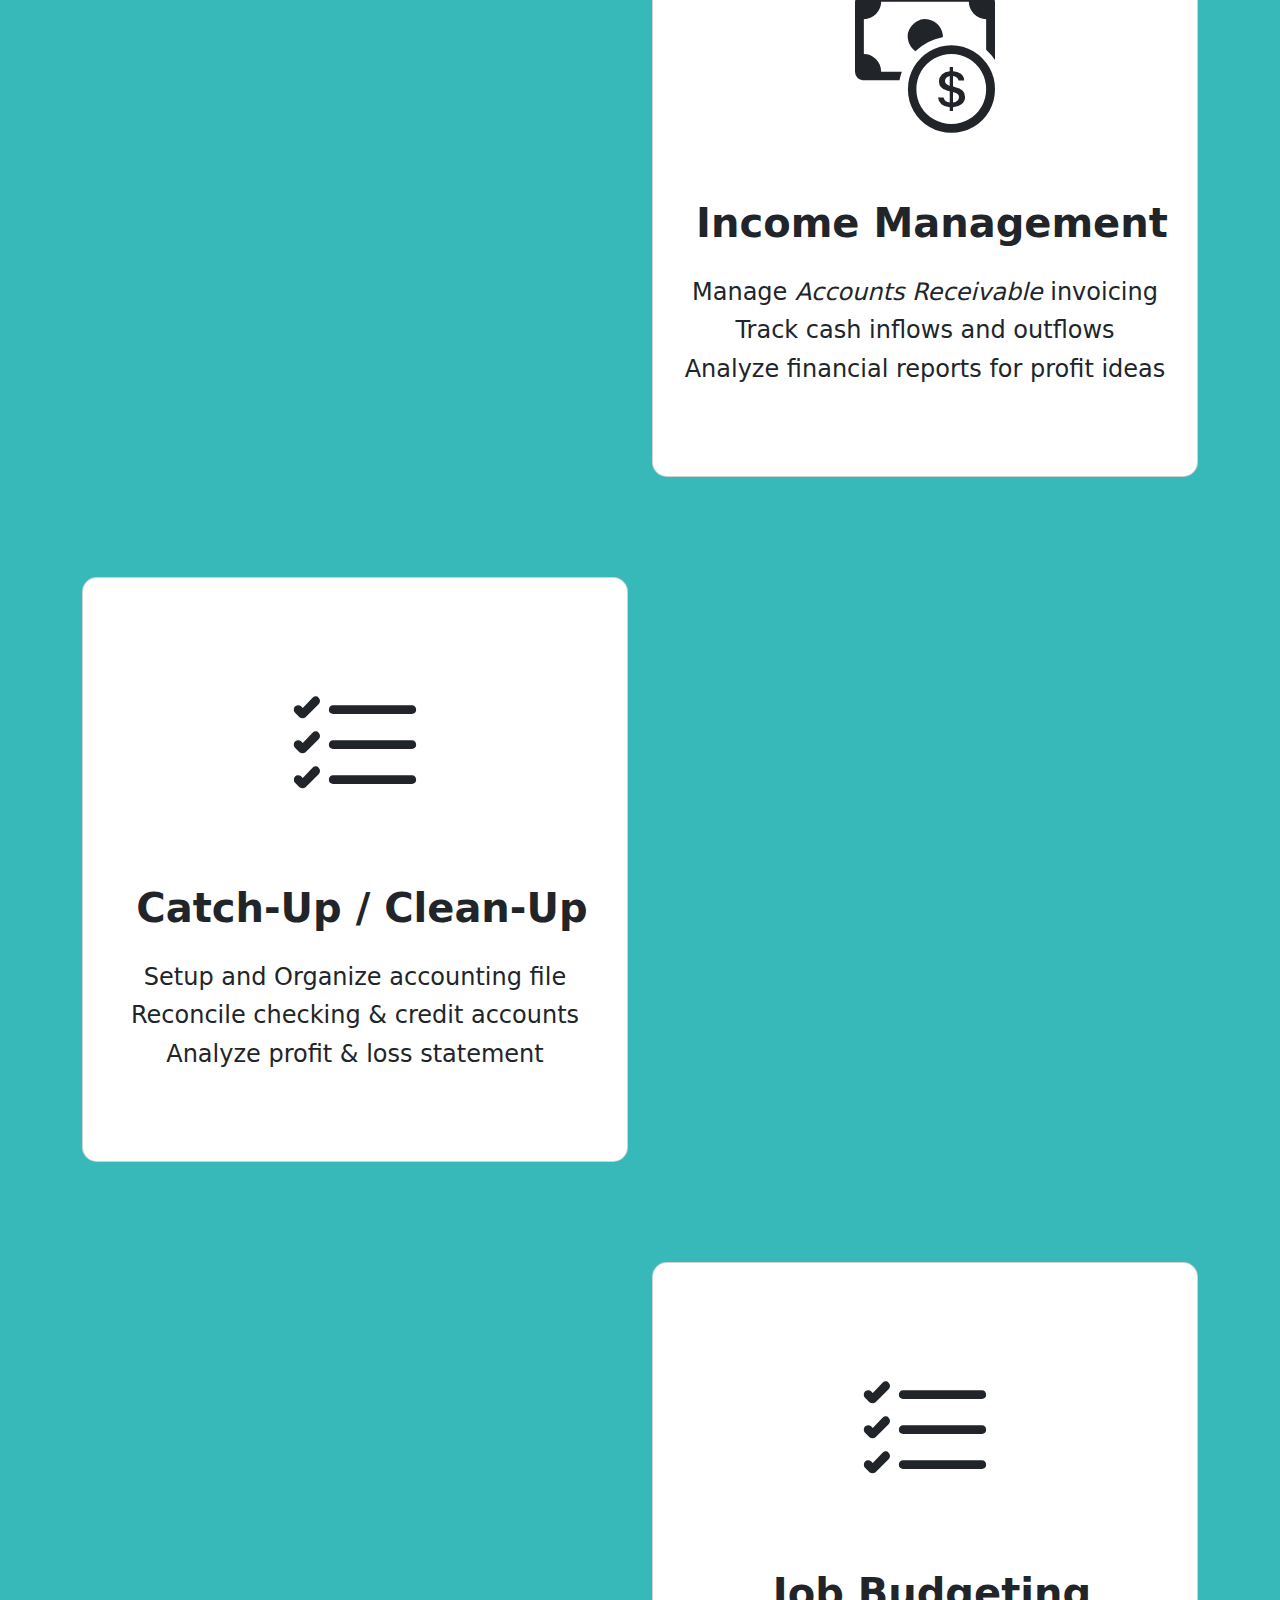
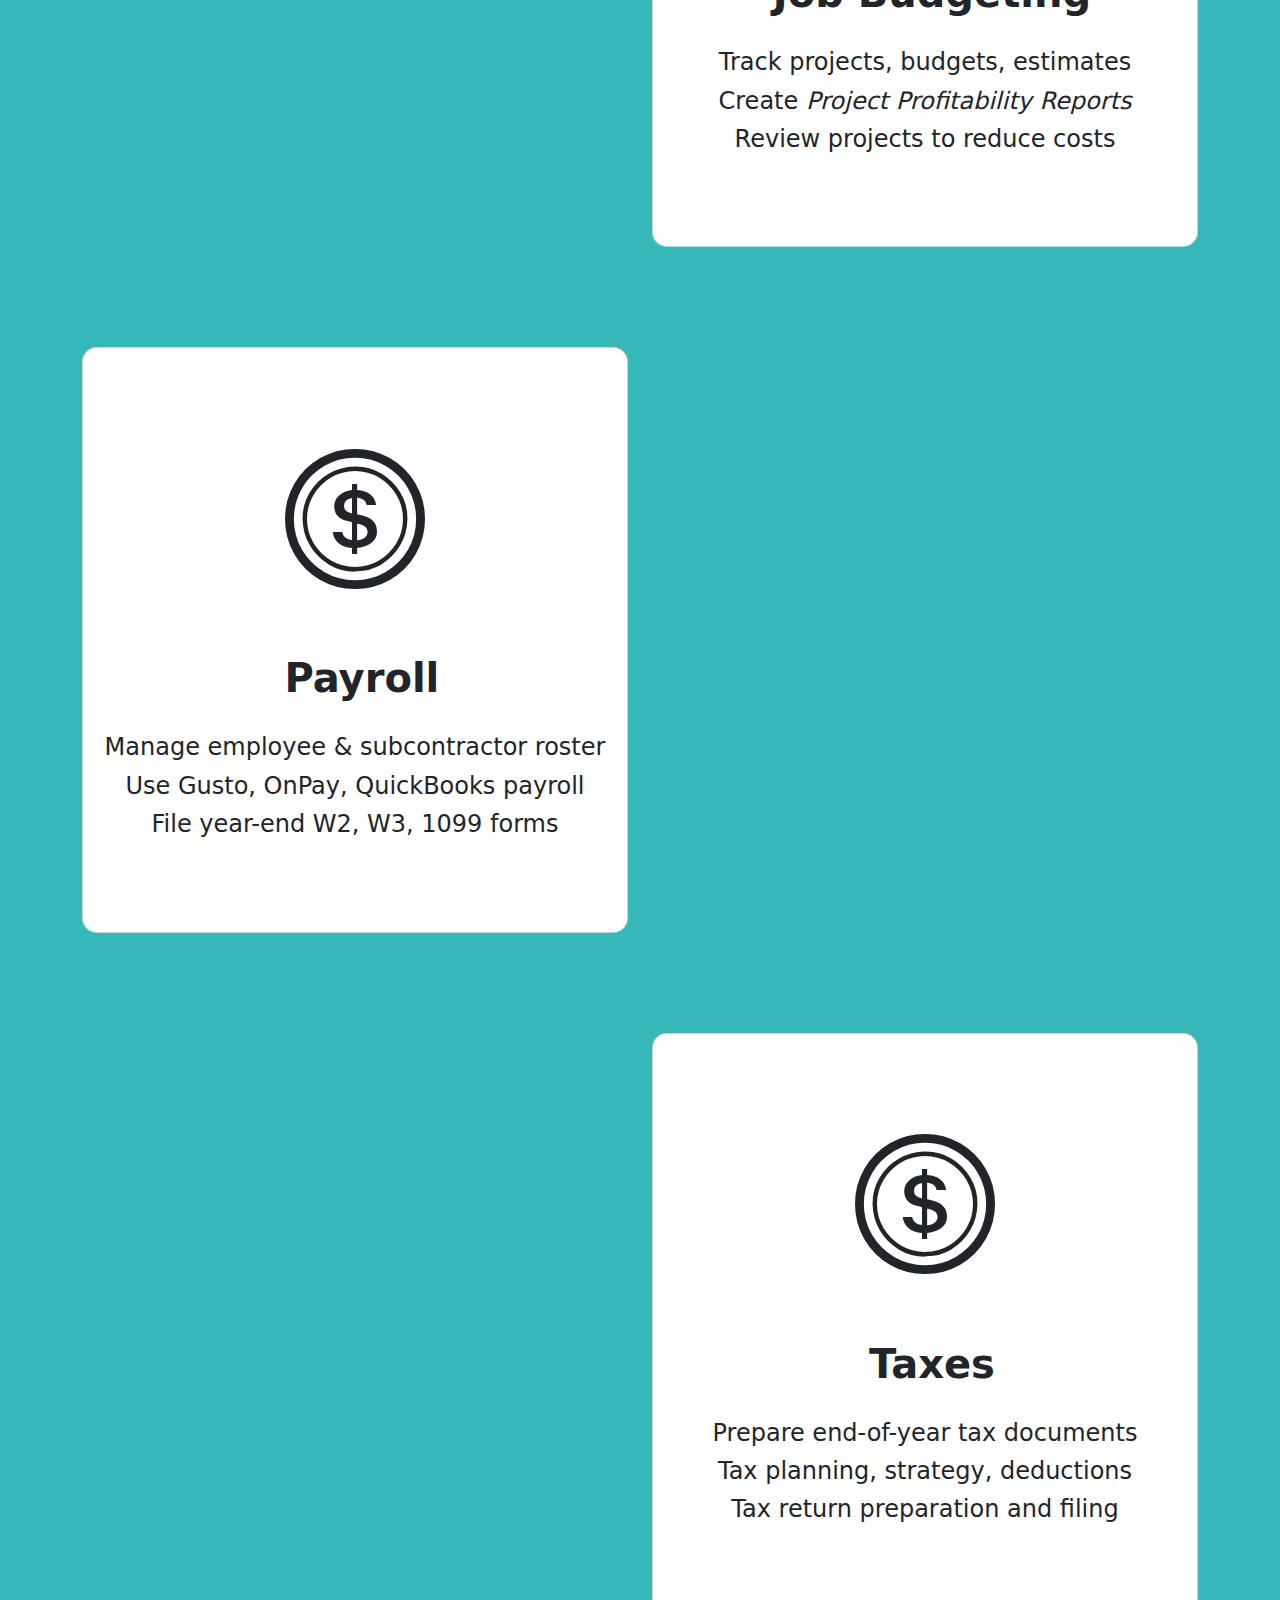
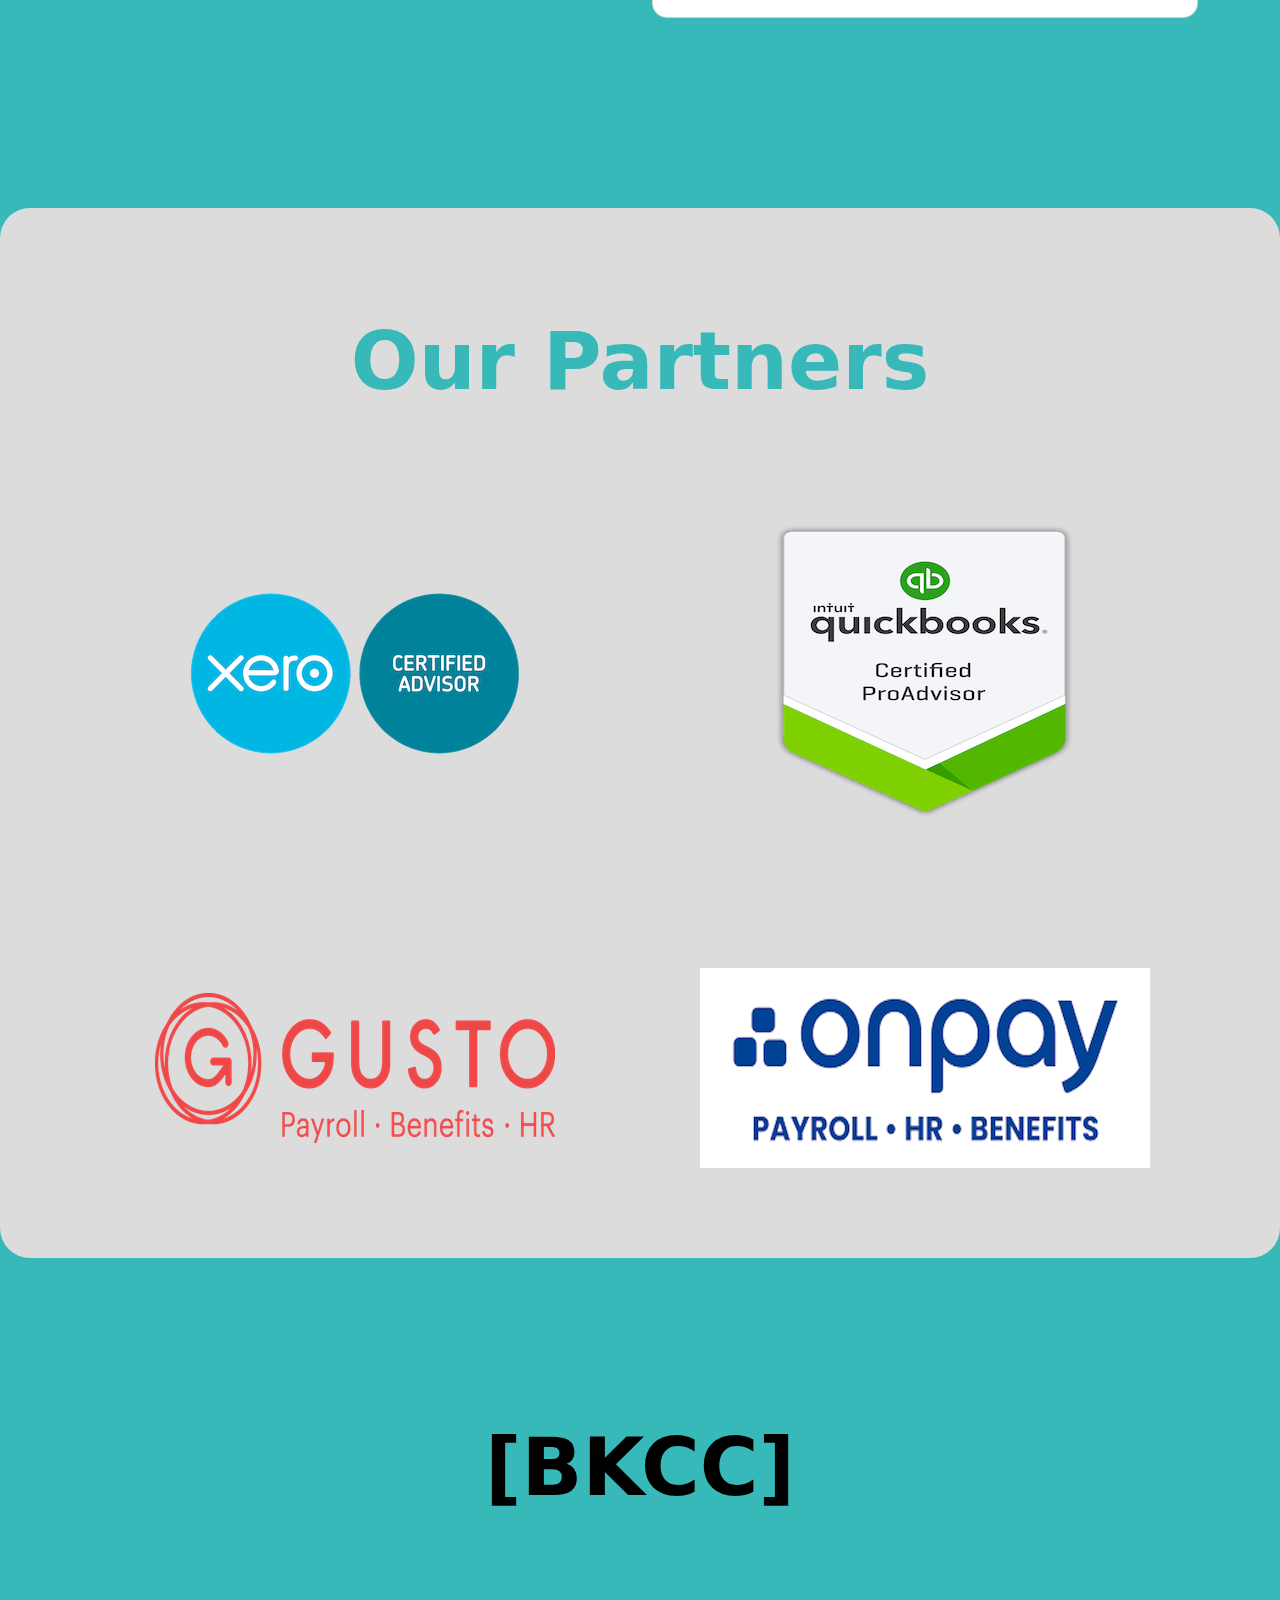
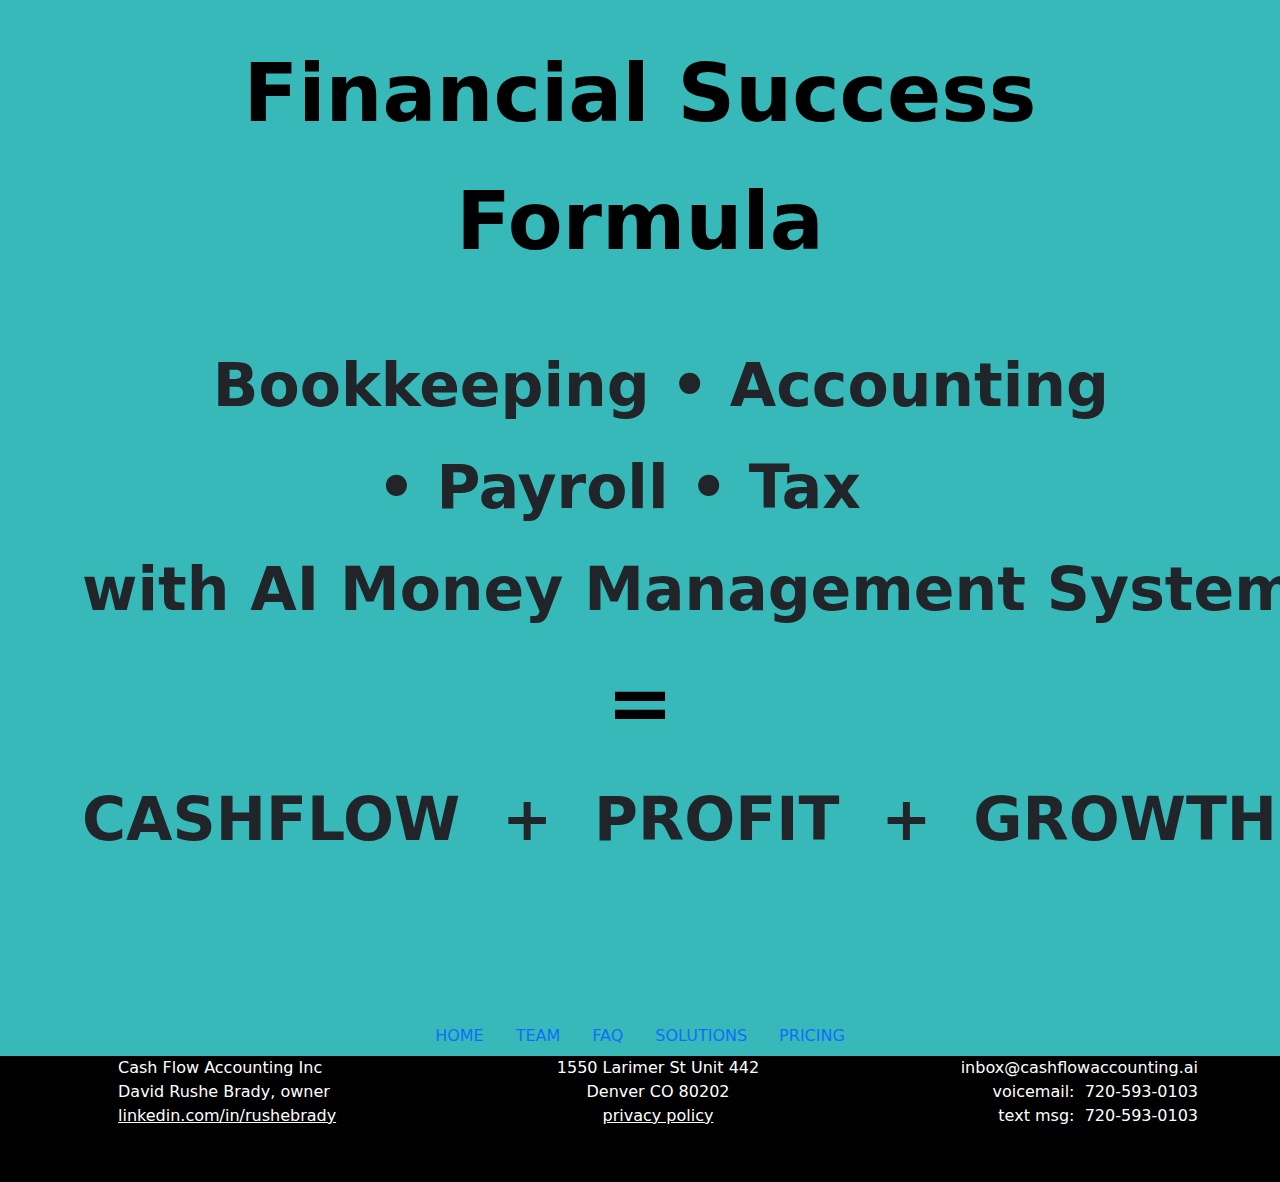
<file: solutions.html>
<!doctype html>
<html lang="en" data-bs-theme="auto">
    <head>
        <meta charset="utf-8">
        <meta name="viewport" content="width=device-width, initial-scale=1, shrink-to-fit=no">
        <meta name="description" content="Solutions">
        <meta name="author" content="David Rushe Brady">
        <meta name="publisher" content="David Rushe Brady">
        <meta name="generator" content="Bootstrap 5.3.3">
        <meta name="format-detection" content="telephone=no">
        <title>Solutions by BKCC</title>
        <link href="favicon.ico" rel="icon" type="image/x-icon">
        <link href="https://bookkeepingforcontractors.biz/solutions.html" rel="canonical">
        <link href="https://cdn.jsdelivr.net/npm/bootstrap-icons@1.11.3/font/bootstrap-icons.min.css" rel="stylesheet">
        <link href="https://cdn.jsdelivr.net/npm/bootstrap@5.3.3/dist/css/bootstrap.min.css" rel="stylesheet" integrity="sha384-QWTKZyjpPEjISv5WaRU9OFeRpok6YctnYmDr5pNlyT2bRjXh0JMhjY6hW+ALEwIH" crossorigin="anonymous">
        <link href="navbar.css" rel="stylesheet">
        <style>        
            body {background-color:#38b9b9;}
            section {border-radius:30px; margin:50px 0; padding:90px 0;}
            header {background-color:#ffffff; text-align:center; margin:0; padding:34px 0 50px 0;}
            footer {color:#ffffff; background-color:#000000; font-weight:200; margin:0; padding:0 0 30px 0;}
            footer div a {color:#ffffff; border-bottom-color:#ffffff;}
            address {margin:0; padding:0;}
            img {max-width:100%; height:auto; display:block; border:0; outline:0; margin:0 auto;}
            p {font-size:20px; font-weight:400; line-height:1.6; margin:0; padding-bottom:18px;}
            mark {font-size:20px; font-weight:600; line-height:1.6; background-color:yellow; margin:0; padding:0;}
            h1 {font-size:80px; font-weight:800; line-height:1.6; text-align:center; color:#38b9b9; margin:0; padding:0 0 50px 0;}
            h2 {font-size:60px; font-weight:600; line-height:1.7; text-align:center; margin:0;}
            h3 {font-size:50px; font-weight:400; line-height:1.7; margin:0;}
            h4 {font-size:40px; font-weight:400; line-height:1.7; margin:0; padding:0;}
            h5{font-size:30px; font-weight:300; line-height:1.6; margin:0; padding:0;}
            h6{font-size:25px; margin:0; padding:0;}
            li {font-size:30px; line-height:2.0;}
            .lst-none{list-style-type:none;}
            .ps-6{padding-left:60px;} .ps-7{padding-left:70px;} .ps-8{padding-left:80px;} .ps-9{padding-left:90px;}
            .border0{border:0;} .br30{border-radius:30px;}
            .bold400{font-weight:400;} .bold500{font-weight:500;} .bold600{font-weight:600;} .bold700{font-weight:700;} .bold800{font-weight:800;} .bold900{font-weight:900;}
            .fc-black{color:#000000;} .fc-white{color:#ffffff;} .fc-turquoise{color:#38b9b9;} .fs-italic{font-style:italic;}
            .bg-silver{background-color:#dcdcdc;} .bg-turquoise{background-color:#38b9b9;} .bg-white{background-color:#ffffff;}
            .font22{font-size:22px;} .font24{font-size:24px;} .font26{font-size:26px;} .font36{font-size:36px;} .font40{font-size:40px;} .font44{font-size:44px;}

            hr {margin-left:30%;margin-right:30%;height:3px;color:#ffffff;background-color:#ffffff;overflow:visible;}

            header div h3 {padding-top:24px; padding-bottom:20px; text-align:center;}
            @media (min-width:576px) { header h1 {font-size:42px;} header div h2 {font-size:34px;} header div h3 {font-size:20px;} header div p {font-size:18px;} }
            @media (min-width:768px) { header h1 {font-size:54px;} header div h2 {font-size:46px;} header div h3 {font-size:28px;} header div p {font-size:22px;} }
            @media (min-width:992px) { header h1 {font-size:70px;} header div h2 {font-size:58px;} header div h3 {font-size:34px;} header div p {font-size:22px;} }
            @media (min-width:1200px) { header h1 {font-size:70px;} header div h2 {font-size:54px;} header div h3 {font-size:38px;} header div p {font-size:24px;} }
            @media (min-width:1400px) { header h1 {font-size:72px;} header div h2 {font-size:54px;} header div h3 {font-size:42px;padding:16px 120px;} header div p {font-size:26px;} }

            section#services h4 {font-weight:700; padding:16px 0;}
            section#services div.card {border-radius:15px; margin:50px 0; padding:70px 10px;}
            @media (max-width:575.98px) { section#services div.card p {font-size:18px;} section#services div.card i {font-size:80px;} }
            @media (min-width:576px) { section#services div.card p {font-size:24px;} section#services div.card i {font-size:100px;} }
            @media (min-width:768px) { section#services div.card p {font-size:22px;} section#services div.card i {font-size:120px;} }
            @media (min-width:992px) { section#services div.card p {font-size:22px;} section#services div.card i {font-size:140px;} }
            @media (min-width:1200px) { section#services div.card p {font-size:24px;} }
            @media (min-width:1400px) { section#services div.card p {font-size:26px;} }
        </style>
    </head>
<body>
<div class="d-flex flex-column w-100 mx-auto">
    
    <!--NAV-->
    <section id="navbar-top">
        <a id="logo" class="nav-link justify-content-center float-xl-start" href="./">Bookkeeping&nbsp;for&nbsp;Contractors&nbsp;Colorado</a>
        <nav class="nav justify-content-center float-xl-end">
          <a class="nav-link" href="./team.html">TEAM</a>
          <a class="nav-link" href="./faq.html">FAQ</a>
          <a class="nav-link active" href="./solutions.html">SOLUTIONS</a>
          <a class="nav-link" href="./pricing.html">PRICING</a>
        </nav>
    </section>
    <!--END NAV--->
      
    <!--HEADER-->
    <header>
        <h1>Solutions&nbsp;&nbsp;by&nbsp;&nbsp;[BKCC]</h1>
        <div class="container-md">
            <h3>We handle your &nbsp;bookkeeping &nbsp;|&nbsp; accounting &nbsp;|&nbsp; payroll &nbsp;|&nbsp; tax&nbsp; using an Artificial Inteligence Money Manangement System designed for cashflow + profit + growth.</h3>
            <p>&nbsp;</p>
        </div>
    </header>
    <!--END HEADER-->
      
    <!--MAIN-->
    <main>
        <!--SOLUTIONS-->
        <section id="services" class="bg-turquoise">
            <div class="container-xl text-center"> 
                <div class="row">
                    <div class="col-md">
                        <div class="card bg-white">
                            <i class="bi bi-cash-coin"></i>
                            <h4>&nbsp;&nbsp;Spend&nbsp;Management</h4>
                            <p>Manage <em>Accounts Payable</em> bill pay<br>Pay your 1099 subcontractors<br>Analyze accounts to reduce expenses</p>
                        </div>
                    </div>
                    <div class="col-md">&nbsp;</div>
                </div>
                <div class="row">
                    <div class="col-md">&nbsp;</div>
                    <div class="col-md">
                        <div class="card bg-white">
                            <i class="bi bi-cash-coin"></i>
                            <h4>&nbsp;Income&nbsp;Management</h4>
                            <p>Manage <em>Accounts Receivable</em> invoicing<br>Track cash inflows and outflows<br>Analyze financial reports for profit ideas</p>
                        </div>
                    </div>
                </div>
                <div class="row">
                    <div class="col-md">
                        <div class="card bg-white">
                            <i class="bi bi-list-check"></i>
                            <h4>&nbsp;Catch-Up&nbsp;/&nbsp;Clean-Up</h4>
                            <p>Setup and Organize accounting file<br>Reconcile checking &amp; credit accounts<br>Analyze profit &amp; loss statement</p>
                        </div>
                    </div>
                    <div class="col-md">&nbsp;</div>
                </div>
                <div class="row">
                    <div class="col-md">&nbsp;</div>
                    <div class="col-md">
                        <div class="card bg-white">
                            <i class="bi bi-list-check"></i>
                            <h4>&nbsp;Job&nbsp;Budgeting</h4>
                            <p>Track projects, budgets, estimates<br>Create <em>Project Profitability Reports</em><br>Review projects to reduce costs</p>
                        </div>
                    </div>    
                </div>
                <div class="row">
                    <div class="col-md">
                        <div class="card bg-white">
                            <i class="bi bi-coin"></i>
                            <h4>&nbsp;Payroll</h4>
                            <p>Manage employee &amp; subcontractor roster<br>Use Gusto, OnPay, QuickBooks payroll<br>File year-end W2, W3, 1099 forms</p>
                        </div>
                    </div>
                    <div class="col-md">&nbsp;</div>
                </div>
                <div class="row">
                    <div class="col-md">&nbsp;</div>
                    <div class="col-md">
                        <div class="card bg-white">
                            <i class="bi bi-coin"></i>
                            <h4>&nbsp;Taxes</h4>
                            <p>Prepare end-of-year tax documents<br>Tax planning, strategy, deductions<br>Tax return preparation and filing</p>
                        </div>
                    </div>
                </div>
            </div>
        </section>
        <!--END SOLUTIONS-->

        <!--BIZICONS-->
        <section id="bizicons" class="bg-silver">
        <h1 class="fc-turquoise">Our Partners</h1>
        <div class="container-md">
            <div class="row align-items-center">
                <div class="col-sm-6 px-5 my-4 py-4"><img src="xero-certified-400x231.png" alt="..."></div>
                <div class="col-sm-6 px-5 my-4 py-4"><img src="qb-advisor-300x300.png" alt="..."></div>
            </div>
            <div class="row align-items-center">
                <div class="col-sm-6 px-5 mt-5 pt-5"><img src="gusto-400x150.png" alt="..."></div>
                <div class="col-sm-6 px-5 mt-5 pt-5"><img src="onpay-450x200.png" alt="..."></div>
            </div>
        </div></section>
        <!--END BIZICONS--> 
    </main>
    <!--END MAIN-->
    
    <!--CARDS
    <section id="card" class="bg-white fc-black">
        <div class="container-md">
            <div class="col">
              <div class="card">
                <div class="row g-0">
                  <div class="col-md-8">
                    <div class="card-body pt-3 ps-5">
                      <h3 class="card-title bold600">David&nbsp;Rushe&nbsp;Brady</h3>
                      <p class="card-text">Owner<br>david@bkcc.biz<br>720-593-0103</p>
                      <p class="card-text text-body-secondary fs-italic mb-0 pb-0">&ldquo;Bookkeeping &amp; accounting services you can trust.&rdquo;</p>
                    </div>
                  </div>
                  <div class="col-md-4"><img src="brady3.jpg" alt=&nbsp;"></div>
              </div>
            </div>
          </div>
        </div>
        <p>&nbsp;</p>
        <p>&nbsp;</p>
        <div class="container-md">
            <div class="col">
              <div class="card">
                <div class="row g-0">
                  <div class="col-md-4"><img src="avory1.jpg" alt=&nbsp;"></div>
                  <div class="col-md-8">
                    <div class="card-body pt-3 ps-5">
                      <h3 class="card-title bold600">Avory&nbsp;Gallegos</h3>
                      <p class="card-text">Operations Manager<br>avory@bkcc.biz<br>720-593-0103</p>
                      <p class="card-text text-body-secondary fs-italic mb-0 pb-0">&ldquo;Keep more of what you earn with accurate financials.&rdquo;</p>
                    </div>
                </div>
              </div>
            </div>
          </div>
        </div>
    </section>
    END CARDS-->
      
    <!--PREFOOTER-->
    <div id="prefooter">
    <div class="container-md">
        <div class="bg-turquoise br30 my-5 py-5">
            <h1 class="fc-black">[BKCC]</h1>
            <h1 class="fc-black py-5">Financial Success Formula</h1>
            <h2>&nbsp;&nbsp;Bookkeeping&nbsp;&bull;&nbsp;Accounting &bull;&nbsp;Payroll&nbsp;&bull;&nbsp;Tax&nbsp;&nbsp;<br>with&nbsp;AI&nbsp;Money&nbsp;Management&nbsp;System</h2>
            <h1 class="fc-black p-0">&equals;</h1>
            <h2>CASHFLOW&nbsp;&nbsp;+&nbsp;&nbsp;PROFIT&nbsp;&nbsp;+&nbsp;&nbsp;GROWTH</h2>
            <p>&nbsp;</p>
        </div>
    </div></div>
    <!--END PREFOOTER>
    <!--NAVBAR BOTTOM-->
    <div id="navbar-bottom">
        <nav class="nav justify-content-center">
            <a class="nav-link" href="./">HOME</a>
            <a class="nav-link" href="./team.html">TEAM</a>
            <a class="nav-link" href="./faq.html">FAQ</a>
            <a class="nav-link active" href="./solutions.html">SOLUTIONS</a>
            <a class="nav-link" href="./pricing.html">PRICING</a>
        </nav>
    </div>
    <!--END NAVBAR BOTTOM-->
    <!--FOOTER-->
    <footer>
    <div class="container-lg">
        <div class="row align-items-center">
            <div class="col-md text-md-start ps-5 pb-4">Cash&nbsp;Flow&nbsp;Accounting&nbsp;Inc<br>David&nbsp;Rushe&nbsp;Brady,&nbsp;owner<br><a href="https://www.linkedin.com/in/rushebrady" target="_blank">linkedin.com/in/rushebrady</a></div>
            <div class="col-md text-md-center ps-5 pb-4"><address>1550&nbsp;Larimer&nbsp;St&nbsp;Unit&nbsp;442<br>Denver&nbsp;CO&nbsp;80202</address><a href="https://cashflowaccounting.ai/privacy-policy.html">privacy&nbsp;policy</a></div>
            <div class="col-md text-md-end ps-5 pb-4">inbox@cashflowaccounting.ai<br>voicemail:&nbsp;&nbsp;720-593-0103<br>text&nbsp;msg:&nbsp;&nbsp;720-593-0103</div>
        </div>
    </div></footer>
    <!--END FOOTER-->
    
  </div>
  <script src="https://cdn.jsdelivr.net/npm/bootstrap@5.3.5/dist/js/bootstrap.min.js" integrity="sha384-VQqxDN0EQCkWoxt/0vsQvZswzTHUVOImccYmSyhJTp7kGtPed0Qcx8rK9h9YEgx+" crossorigin="anonymous"></script>
  </body>
</html>
</file>
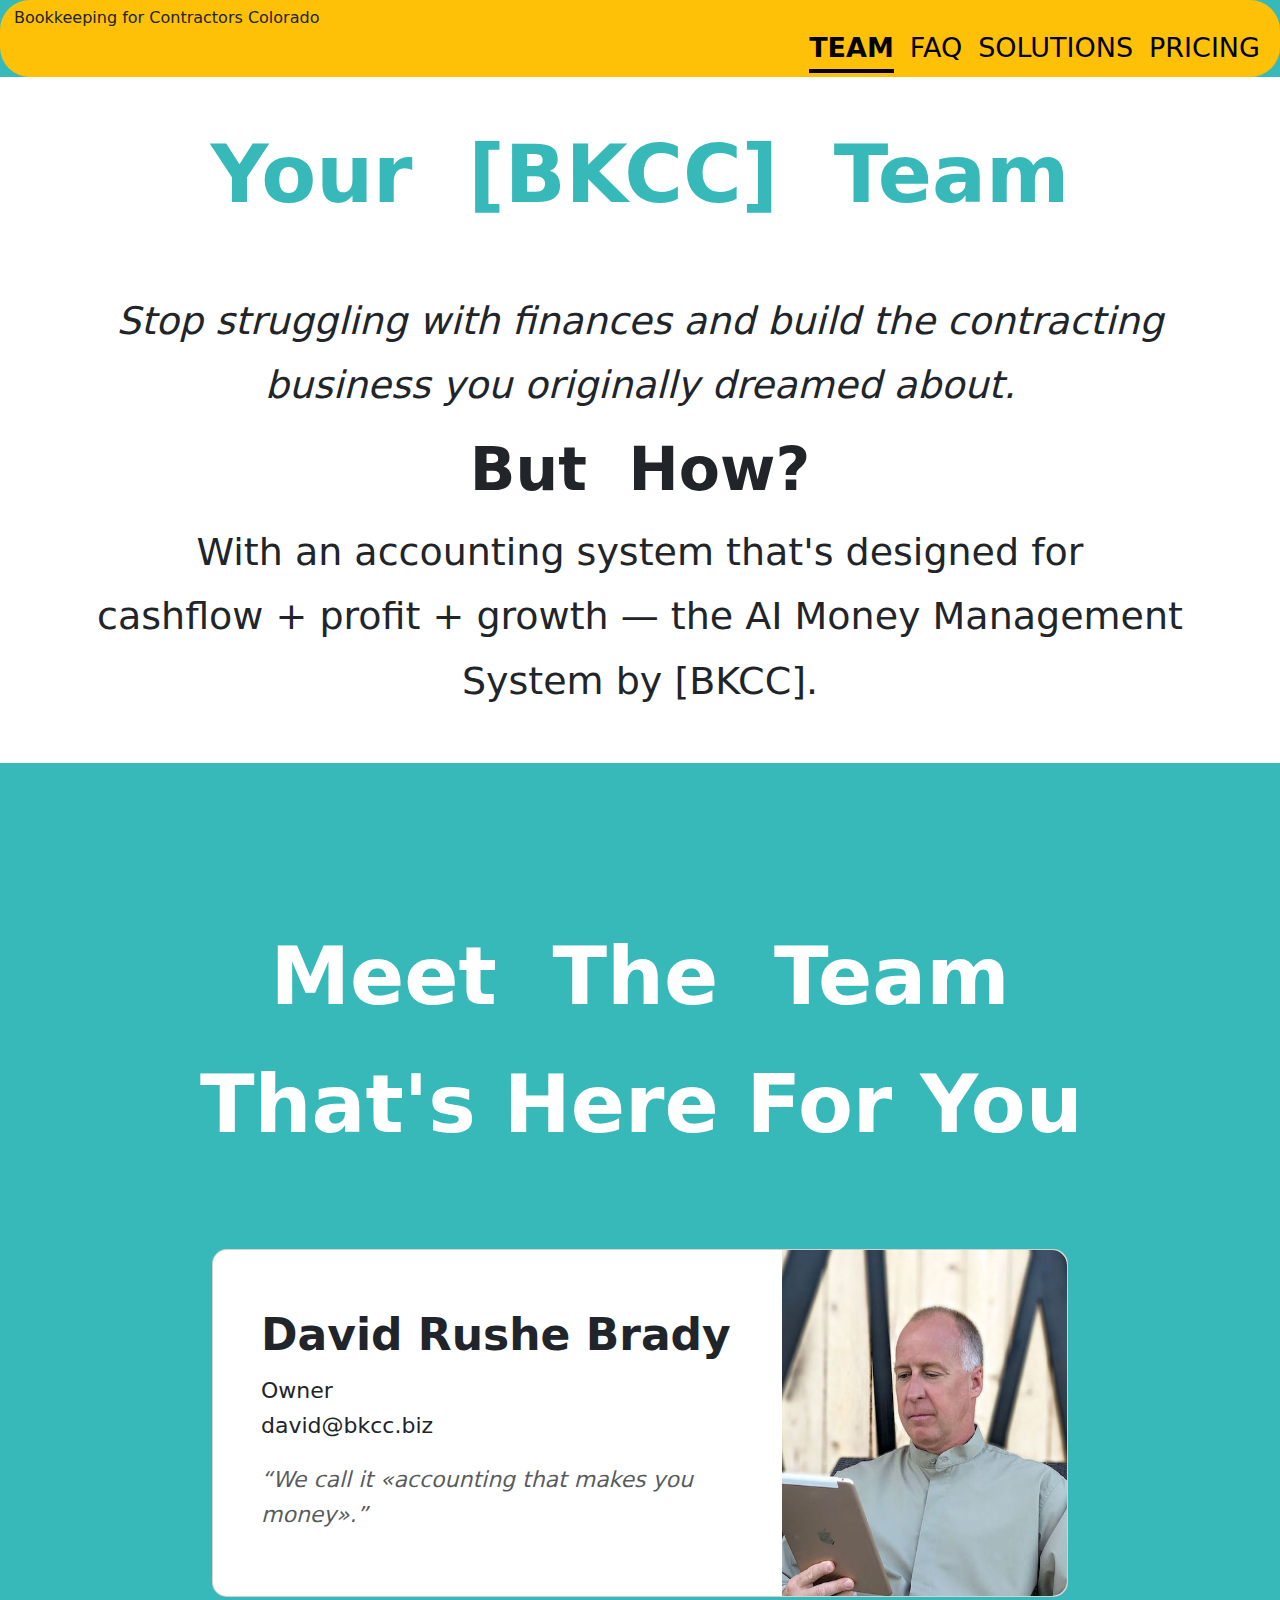
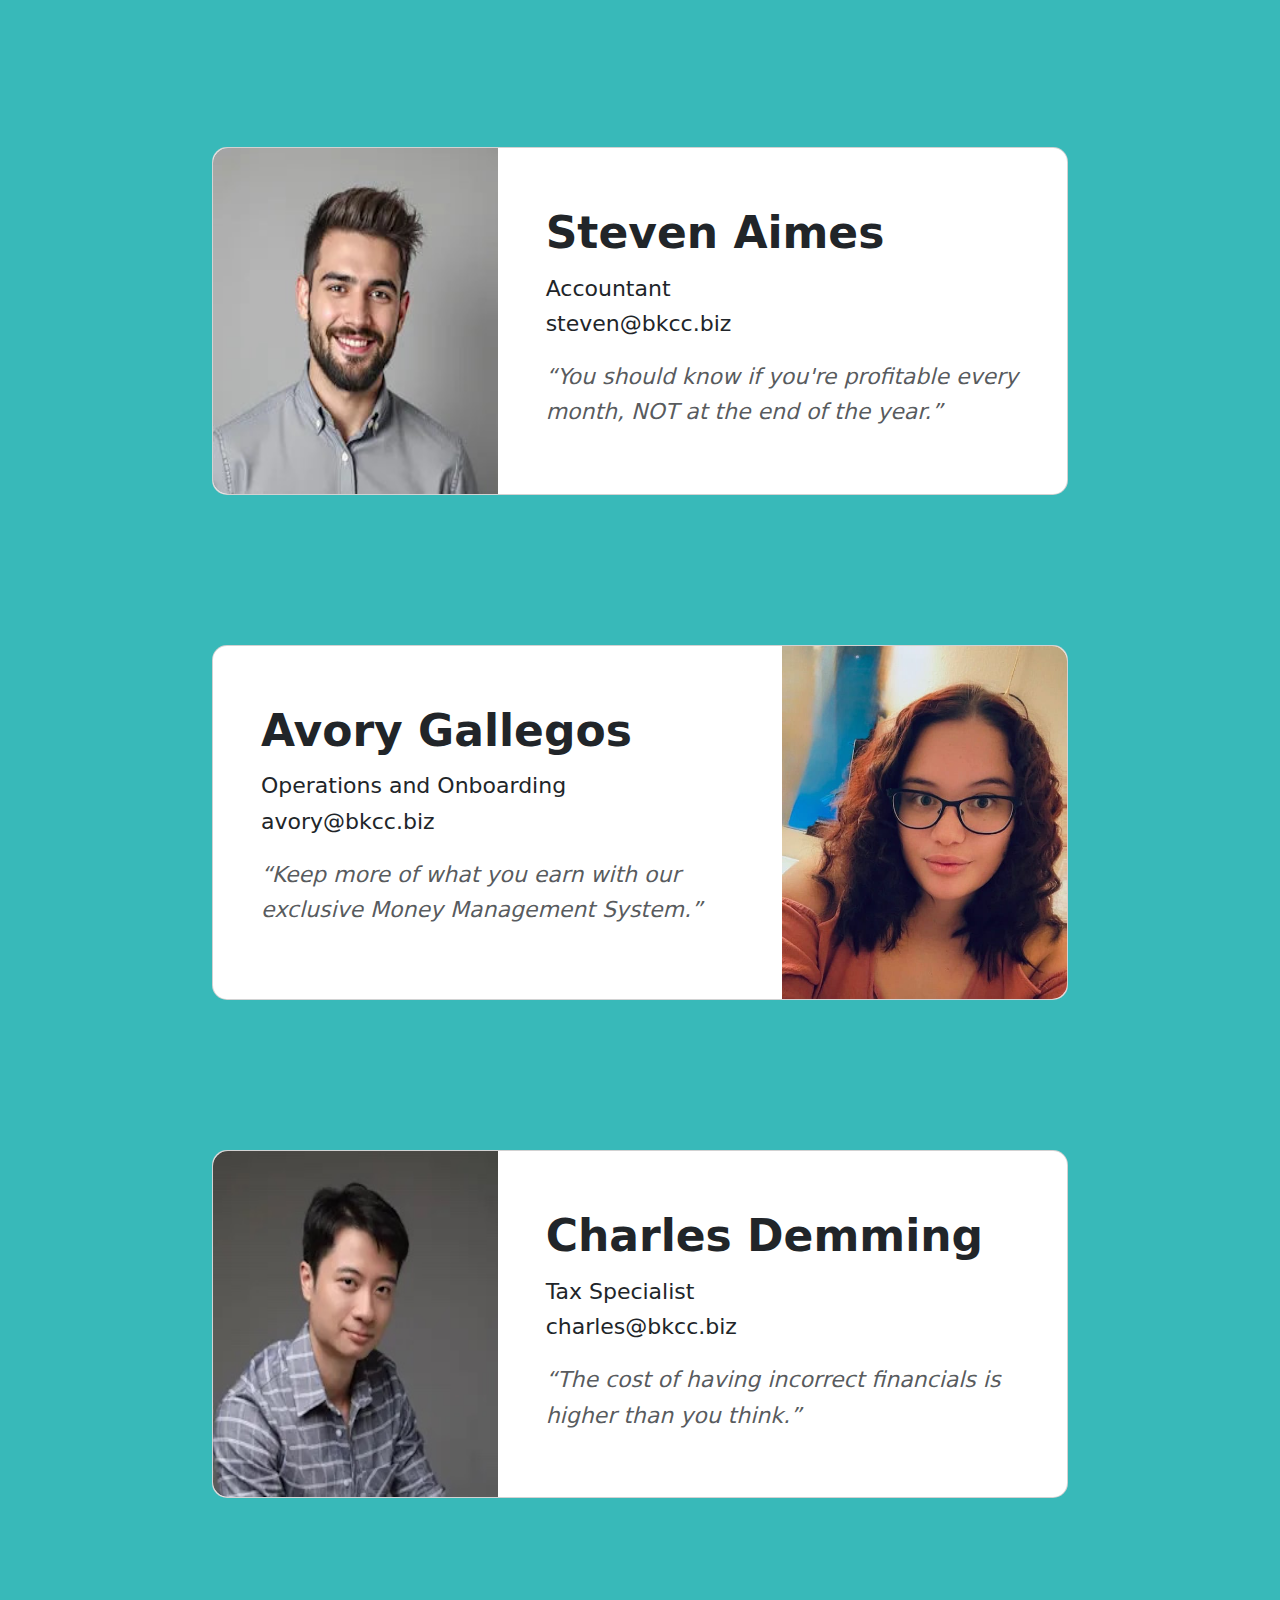
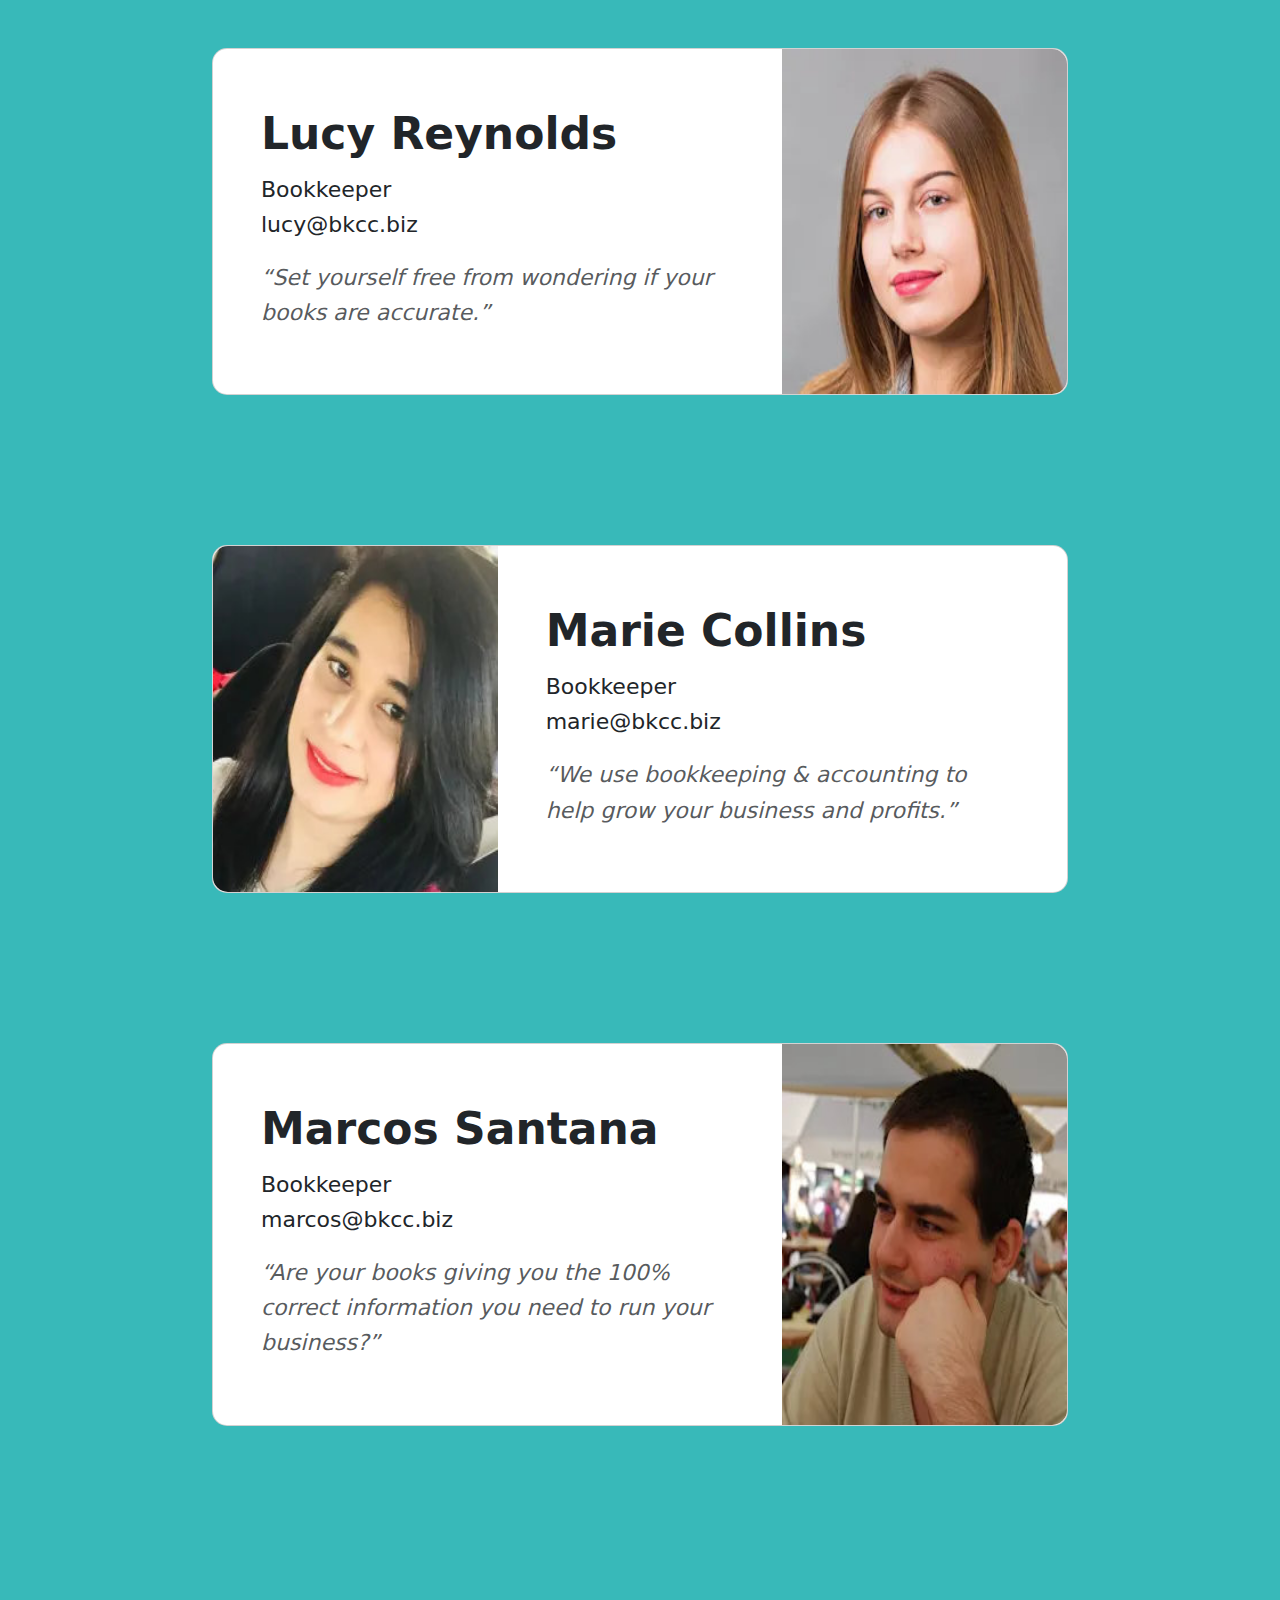
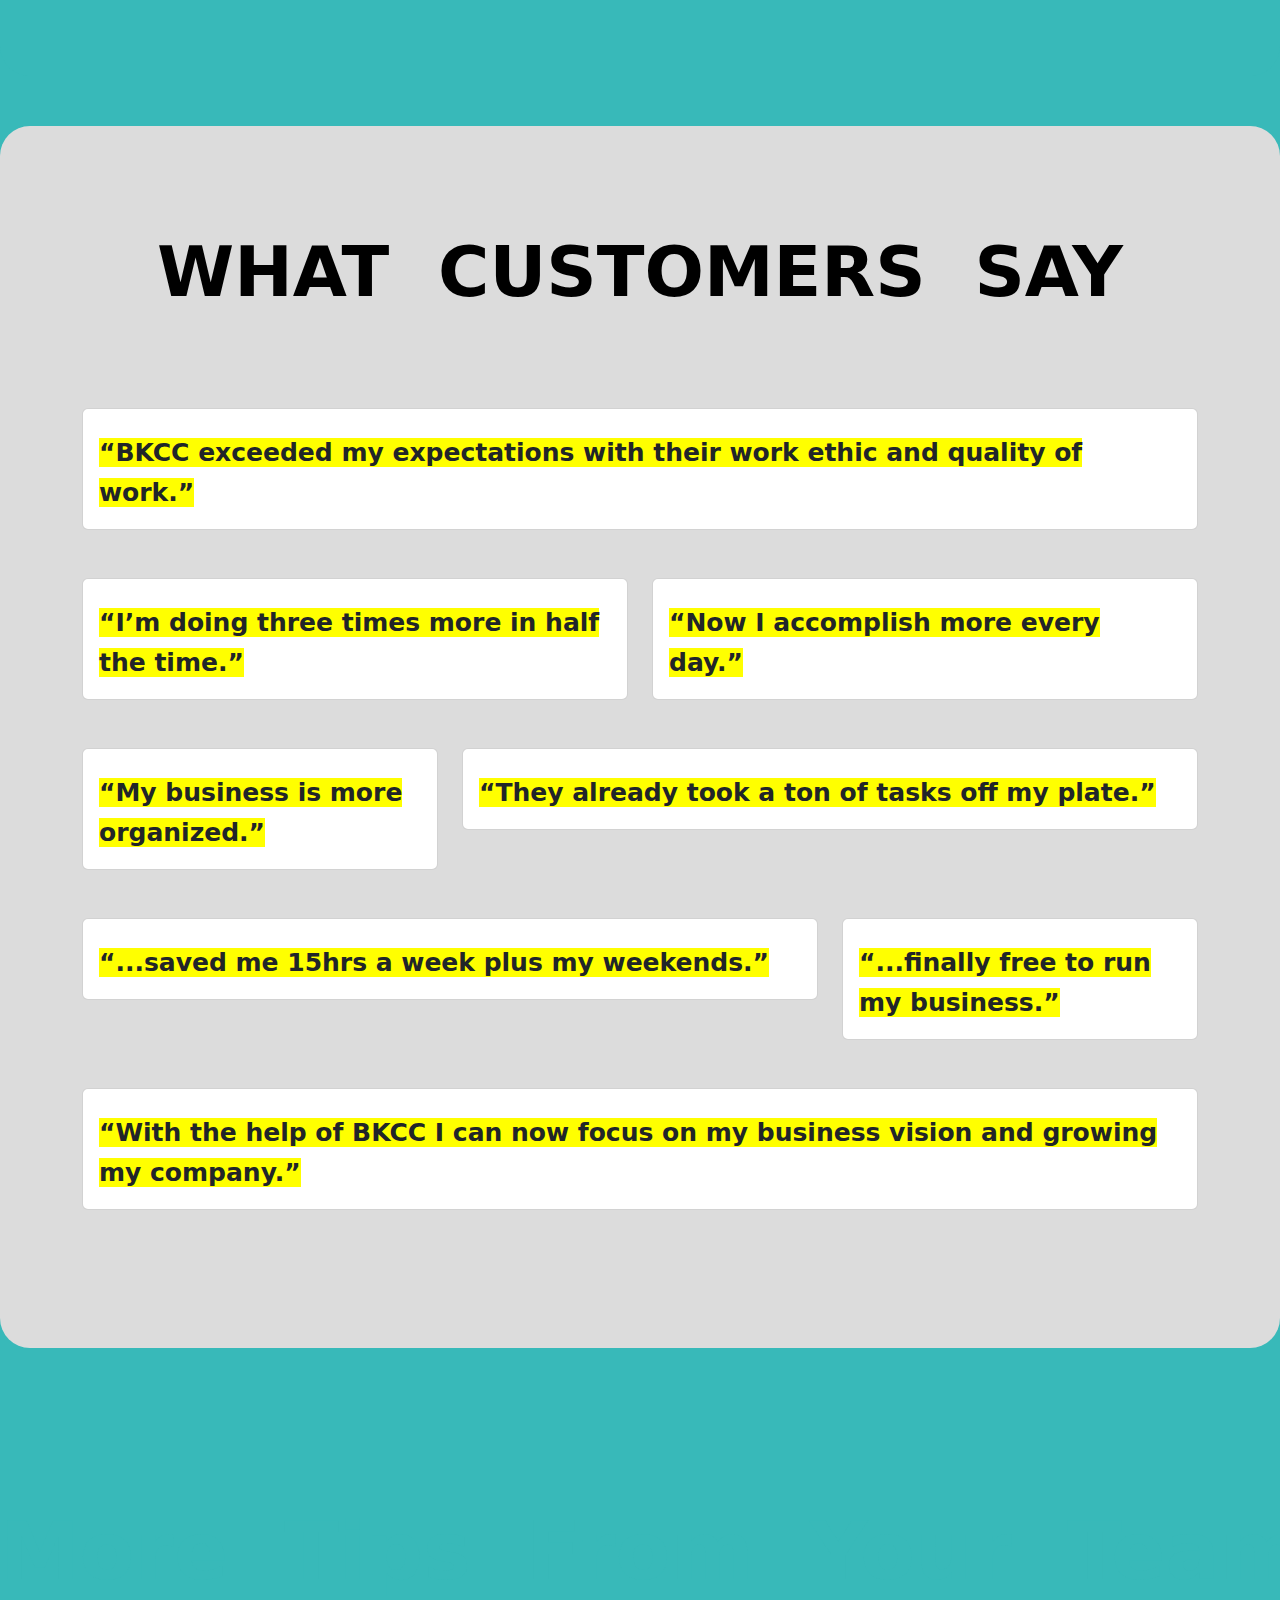
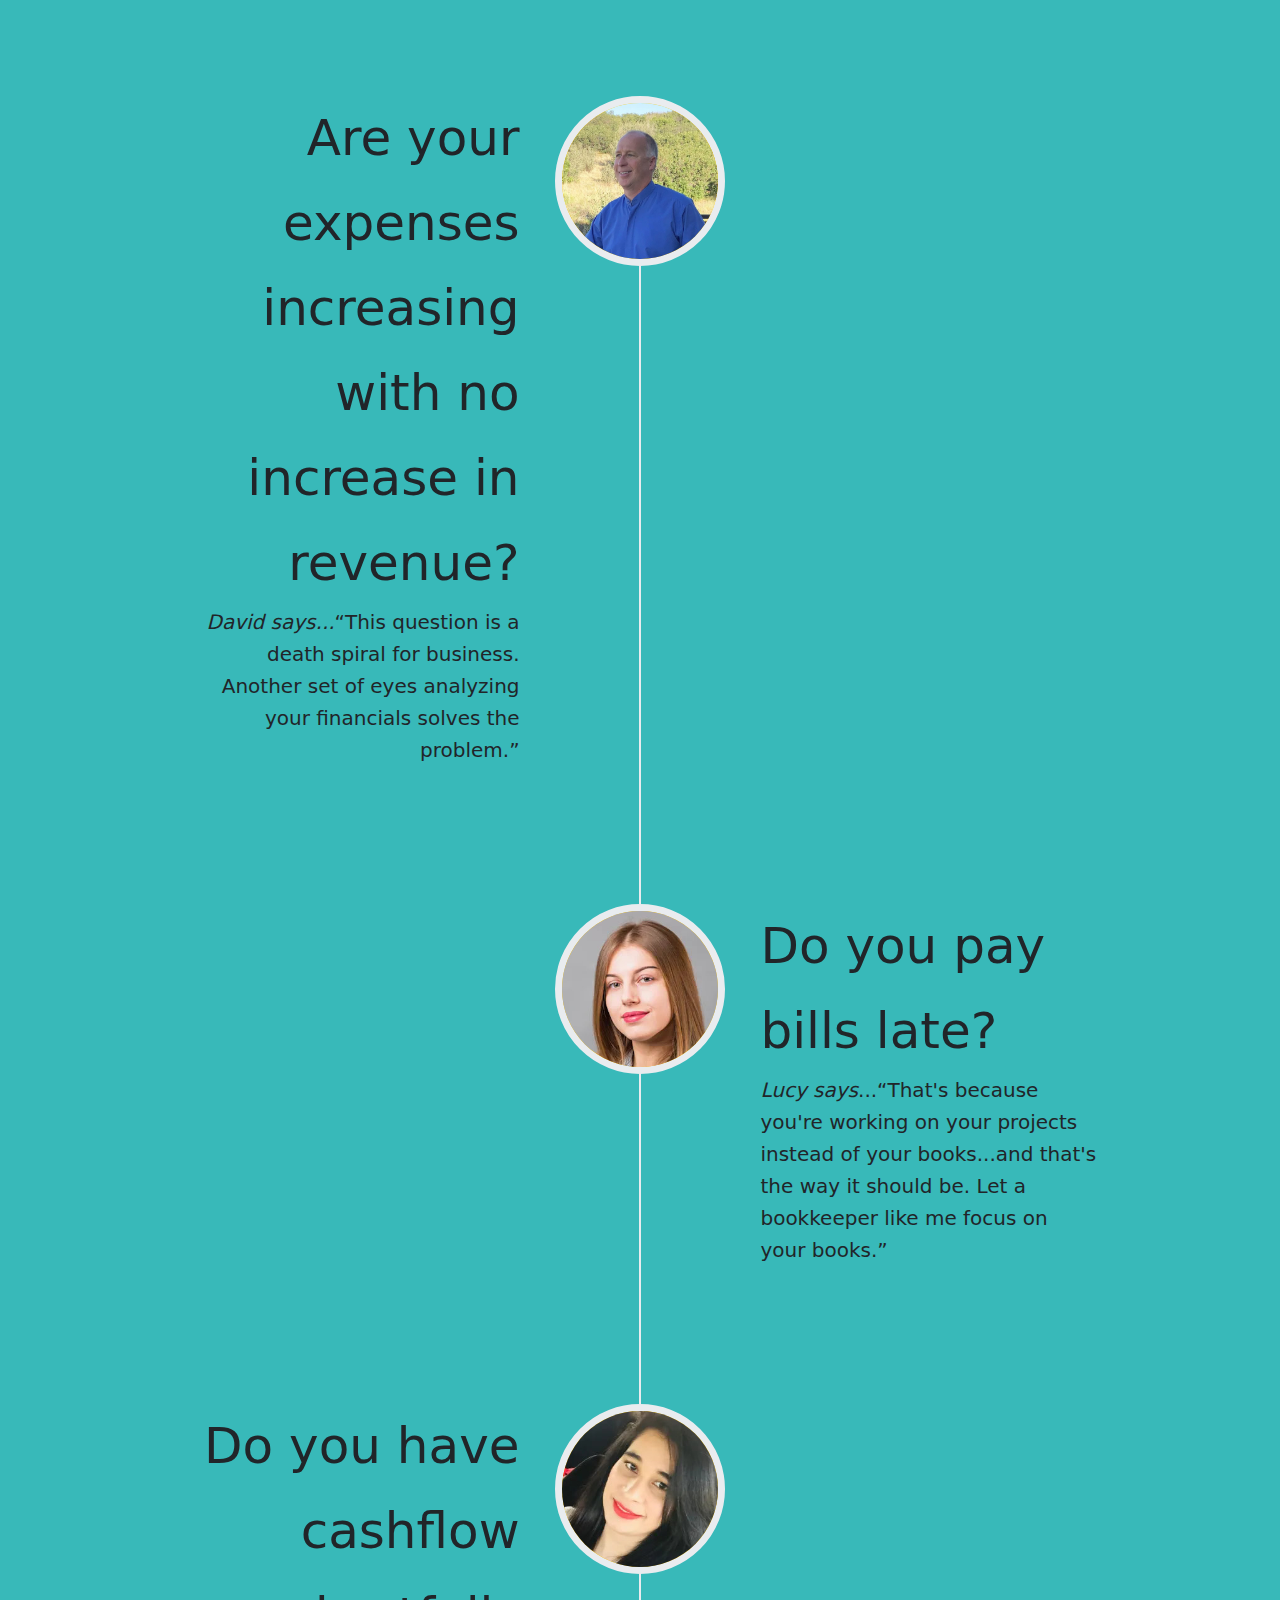
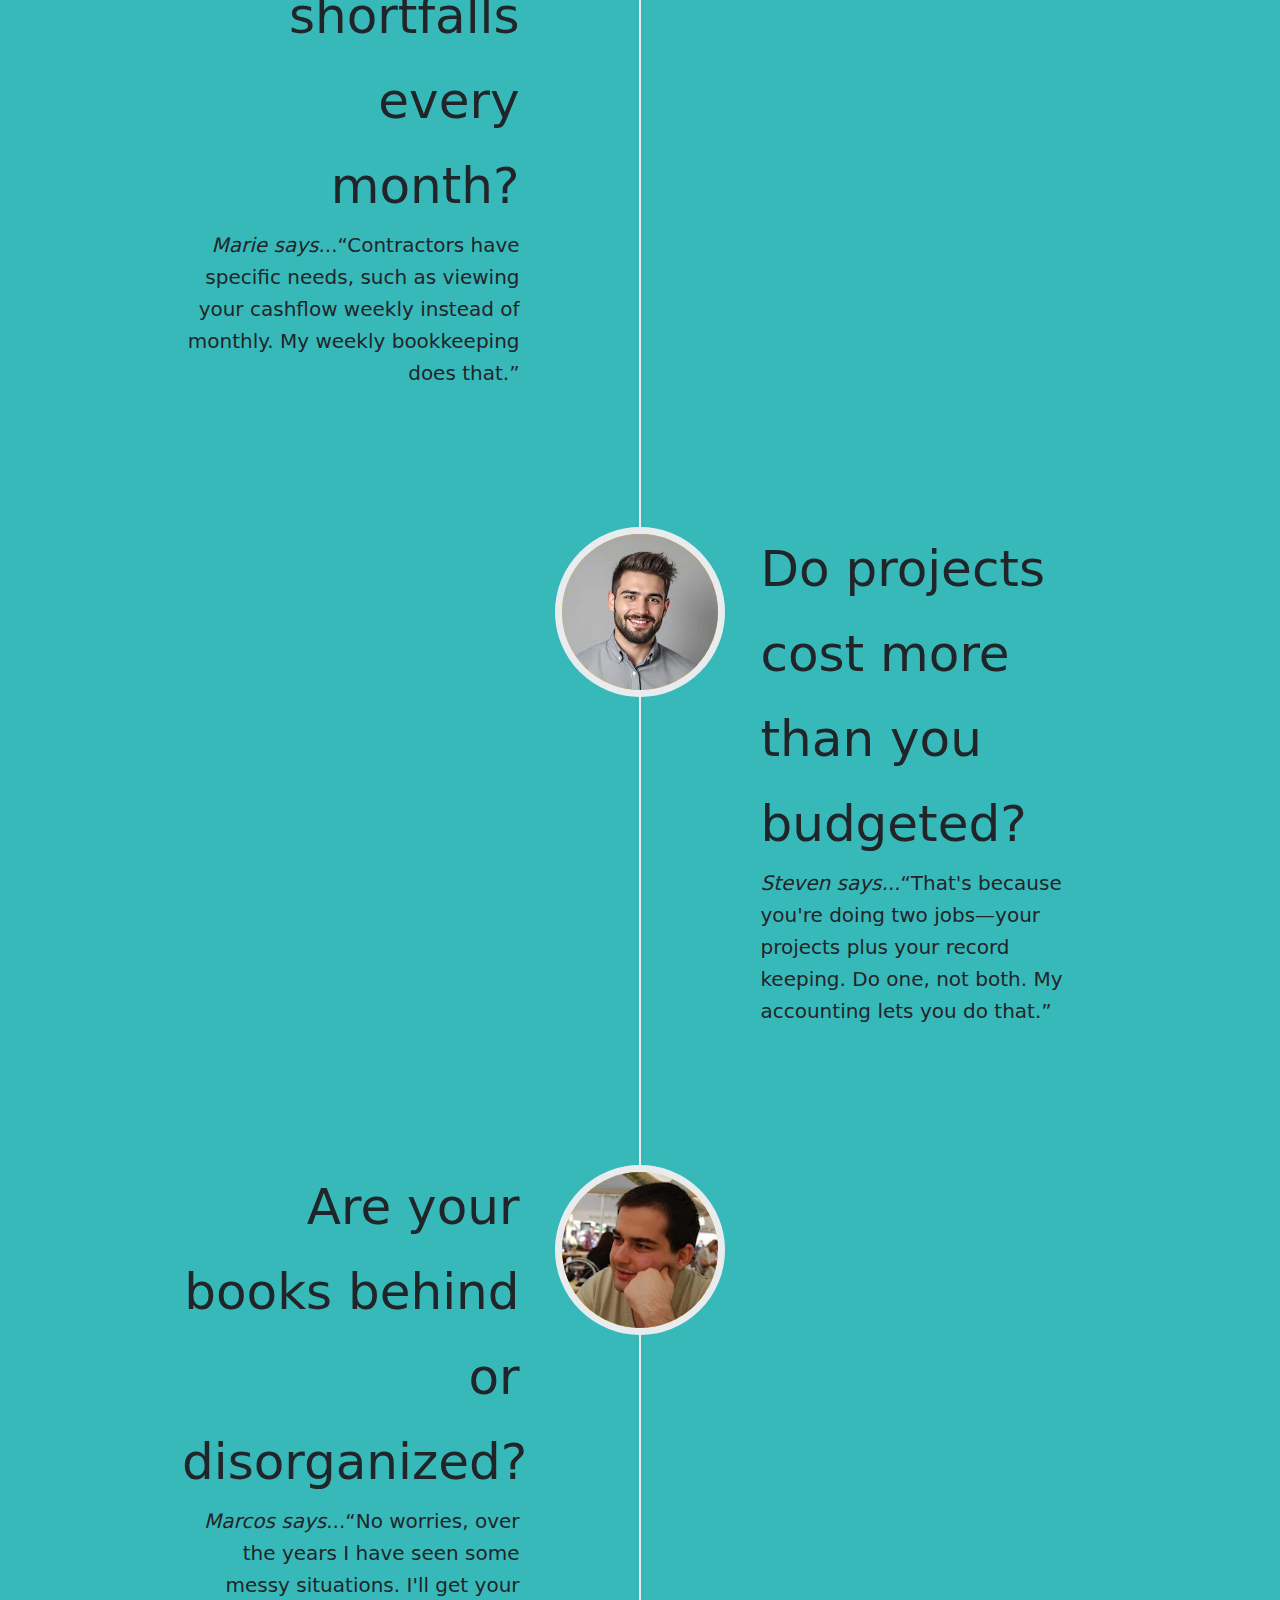
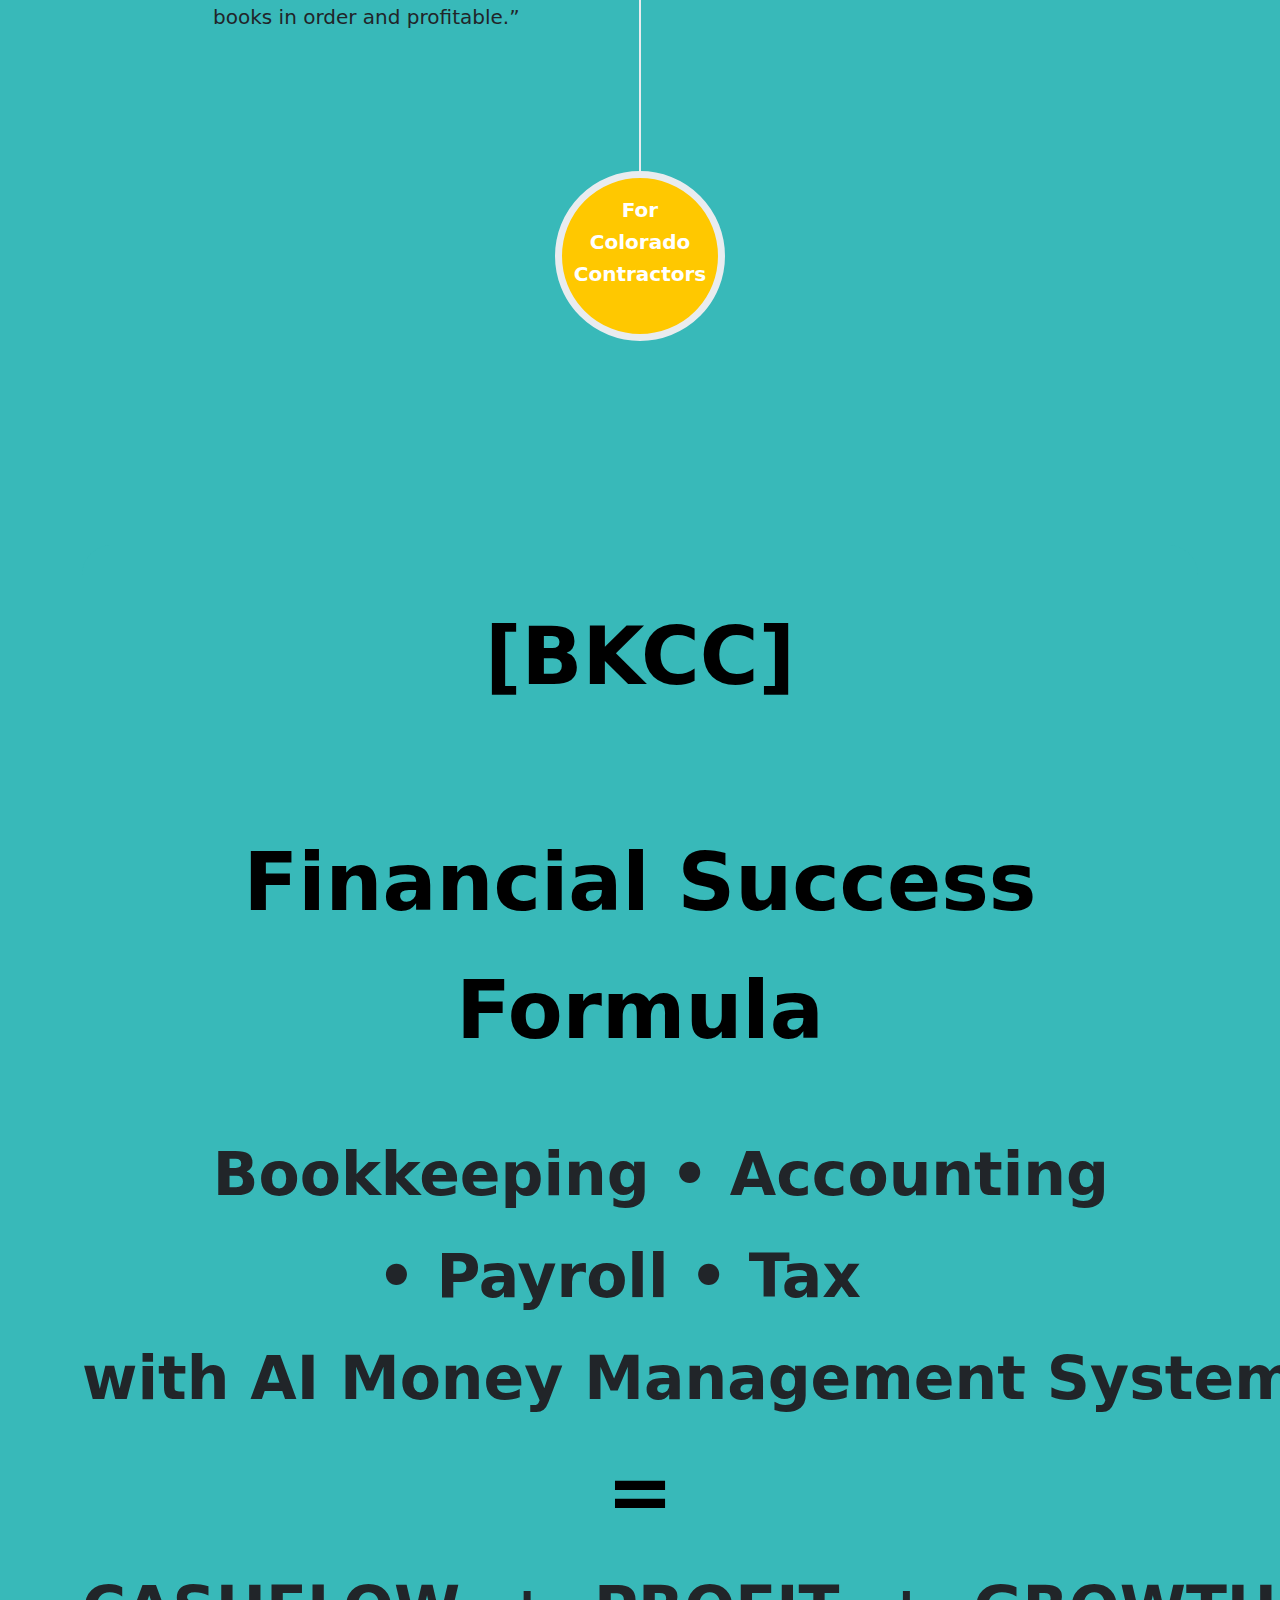
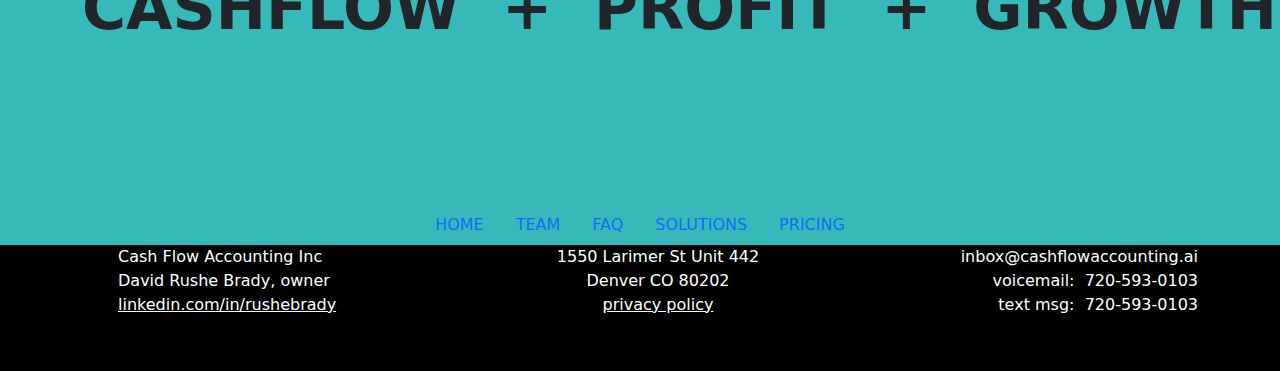
<file: team.html>
<!doctype html>
<html lang="en" data-bs-theme="auto">
    <head>
        <meta charset="utf-8">
        <meta name="viewport" content="width=device-width, initial-scale=1, shrink-to-fit=no">
        <meta name="description" content="About Bookkeeping for Contractors Colorado">
        <meta name="author" content="David Rushe Brady">
        <meta name="publisher" content="David Rushe Brady">
        <meta name="generator" content="Bootstrap 5.3.3">
        <meta name="format-detection" content="telephone=no">
        <title>Team BKCC</title>
        <link href="favicon.ico" rel="icon" type="image/x-icon">
        <link href="https://bookkeepingforcontractors.biz/team.html" rel="canonical">
        <link href="https://cdn.jsdelivr.net/npm/bootstrap-icons@1.11.3/font/bootstrap-icons.min.css" rel="stylesheet">
        <link href="https://cdn.jsdelivr.net/npm/bootstrap@5.3.3/dist/css/bootstrap.min.css" rel="stylesheet" integrity="sha384-QWTKZyjpPEjISv5WaRU9OFeRpok6YctnYmDr5pNlyT2bRjXh0JMhjY6hW+ALEwIH" crossorigin="anonymous">
        <link href="navbar.css" rel="stylesheet">
        <style>    
            body {background-color:#38b9b9;}
            section {border-radius:30px; margin:50px 0; padding:90px 0;}
            header {background-color:#ffffff; text-align:center; margin:0; padding:34px 0 50px 0;}
            footer {color:#ffffff; background-color:#000000; font-weight:200; margin:0; padding:0 0 30px 0;}
            footer div a {color:#ffffff; border-bottom-color:#ffffff;}
            address {margin:0; padding:0;}
            img {max-width:100%; height:auto; display:block; border:0; outline:0; margin:0 auto;}
            p {font-size:20px; font-weight:400; line-height:1.6; margin:0; padding-bottom:18px;}
            mark {font-size:20px; font-weight:600; line-height:1.6; background-color:yellow; margin:0; padding:0;}
            h1 {font-size:80px; font-weight:800; line-height:1.6; text-align:center; color:#38b9b9; margin:0; padding:0 0 50px 0;}
            h2 {font-size:60px; font-weight:600; line-height:1.7; text-align:center; margin:0;}
            h3 {font-size:50px; font-weight:400; line-height:1.7; margin:0;}
            h4 {font-size:40px; font-weight:400; line-height:1.7; margin:0; padding:0;}
            h5{font-size:30px; font-weight:300; line-height:1.6; margin:0; padding:0;}
            h6{font-size:25px; margin:0; padding:0;}
            li {font-size:30px; line-height:2.0;}
            .lst-none{list-style-type:none;}
            .ps-6{padding-left:60px;} .ps-7{padding-left:70px;} .ps-8{padding-left:80px;} .ps-9{padding-left:90px;}
            .border0{border:0;} .br30{border-radius:30px;}
            .bold400{font-weight:400;} .bold500{font-weight:500;} .bold600{font-weight:600;} .bold700{font-weight:700;} .bold800{font-weight:800;} .bold900{font-weight:900;}
            .fc-black{color:#000000;} .fc-white{color:#ffffff;} .fc-turquoise{color:#38b9b9;} .fs-italic{font-style:italic;}
            .bg-silver{background-color:#dcdcdc;} .bg-turquoise{background-color:#38b9b9;} .bg-white{background-color:#ffffff;}
            .font22{font-size:22px;} .font24{font-size:24px;} .font26{font-size:26px;} .font36{font-size:36px;} .font40{font-size:40px;} .font44{font-size:44px;}
            
            @media (max-width:575.98px) { header h1 {font-size:54px;} header div h2 {font-size:35px;} header div h3 {font-size:18px;} }
            @media (min-width:576px) { header h1 {font-size:60px;} header div h2 {font-size:42px;} header div h3 {font-size:24px;} }
            @media (min-width:768px) { header h1 {font-size:80px;} header div h2 {font-size:60px;} header div h3 {font-size:30px;} }
            @media (min-width:992px) { header div h3 {font-size:34px;} }
            @media (min-width:1200px) { header div h3 {font-size:38px;} }
            @media (min-width:1400px) { header div h3 {font-size:42px; padding:30px 130px;} }

            section#bizcard h1 {padding-bottom:80px;}
            section#bizcard div.card {border-radius:15px;} section#bizcard div.card h3 {font-weight:600;}
            section#bizcard div.card img {width:100%; height:100%;}
            .img-right {border-radius:0 15px 15px 0;} .img-left {border-radius:15px 0 0 15px;}
            @media (max-width:575.98px) { section#bizcard h1 {font-size:50px;} section#bizcard div.card h3 {font-size:35px;} }
            @media (min-width:576px) { section#bizcard h1 {font-size:58px;} section#bizcard div.card h3 {font-size:40px;} }
            @media (min-width:768px) { section#bizcard h1 {font-size:80px;} }
            @media (min-width:1200px) { section#bizcard {padding:100px 200px;} section#bizcard div.card h3 {font-size:44px;} section#bizcard div.card p {font-size:22px;} }
            @media (min-width:1400px) { section#bizcard {padding:100px 340px;} }

            section#whatsay h1 {padding-bottom:80px;}
            @media (max-width:575.98px) { section#whatsay h1 {font-size:30px;} section#whatsay div mark {font-size:14px;} }
            @media (min-width:576px) { section#whatsay h1 {font-size:42px;} section#whatsay div mark {font-size:16px;} }
            @media (min-width:768px) { section#whatsay h1 {font-size:54px;} section#whatsay div mark {font-size:20px;} }
            @media (min-width:992px) { section#whatsay h1 {font-size:60px;} section#whatsay div mark {font-size:24px;} }
            @media (min-width:1200px) { section#whatsay h1 {font-size:70px;} section#whatsay div mark {font-size:25px;} }
            @media (min-width:1400px) { section#whatsay h1 {font-size:80px;} }

            hr {margin-left:30%;margin-right:30%;height:3px;color:#ffffff;background-color:#ffffff;overflow:visible;}
            
            ul.list-group {margin:40px 0px 50px 0px;font-size:20px;}
            ul.list-group li {padding:20px 20px 40px 30px;}
            
            .timeline {position:relative; padding:0; list-style:none;}
            .timeline:before {position:absolute; top:0; bottom:0; left:40px; width:2px; margin-left:-1.5px; content:"";background-color:#e9ecef;}
            .timeline > li {position:relative; min-height:50px; margin-bottom:50px;}
            .timeline > li:after, .timeline > li:before {display:table;content:" ";}
            .timeline > li:after {clear:both;}
            .timeline > li .timeline-panel {position:relative; float:right; width:100%; padding:0 20px 0 100px; text-align:left;}
            .timeline > li .timeline-panel:before {right:auto; left:-15px; border-right-width:15px; border-left-width:0;}
            .timeline > li .timeline-panel:after {right:auto; left:-14px; border-right-width:14px; border-left-width:0;}
            .timeline > li .timeline-image {position:absolute; z-index:100; left:0; width:80px; height:80px; margin-left:0; text-align:center; color:white; border:7px solid #e9ecef; border-radius:100%; background-color:#ffc800;}
            .timeline > li .timeline-image h4, .timeline > li .timeline-image .h4 {font-size:10px; line-height:14px; margin-top:12px;}
            .timeline > li.timeline-inverted > .timeline-panel {float:right; padding:0 20px 0 100px; text-align:left;}
            .timeline > li.timeline-inverted > .timeline-panel:before {right:auto; left:-15px; border-right-width:15px; border-left-width:0;}
            .timeline > li.timeline-inverted > .timeline-panel:after {right:auto; left:-14px; border-right-width:14px; border-left-width:0;}
            .timeline > li:last-child {margin-bottom:0;}
            .timeline .timeline-heading h4, .timeline .timeline-heading .h4 {margin-top:0; color:inherit;}
            .timeline .timeline-heading h4.subheading, .timeline .timeline-heading .subheading.h4 {text-transform:none;}
            .timeline .timeline-body > ul, .timeline .timeline-body > p {margin-bottom:0;}
            section#team h1 {padding-bottom:80px;}
            @media (max-width:575.98px) { section#team h1 {font-size:26px;} }
            @media (min-width:576px) { section#team h1 {font-size:40px;} }
            @media (min-width:768px) {
                section#team h1 {font-size:54px;}
                .timeline:before {left:50%;} .timeline > li {min-height:100px;margin-bottom:100px;}
                .timeline > li .timeline-panel {float:left; width:41%; padding:0 20px 20px 30px; text-align:right;}
                .timeline > li .timeline-image {left:50%; width:100px; height:100px; margin-left:-50px;}
                .timeline > li .timeline-image h4, .timeline > li .timeline-image .h4 {font-size:13px; line-height:18px; margin-top:16px;}
                .timeline > li.timeline-inverted > .timeline-panel {float:right; padding:0 30px 20px 20px; text-align:left;}
            }
            @media (min-width:992px) {
                section#team h1 {font-size:50px;}
                .timeline > li {min-height:150px;}
                .timeline > li .timeline-panel {padding:0 20px 20px;}
                .timeline > li .timeline-image {width:150px; height:150px; margin-left:-75px;}
                .timeline > li .timeline-image h4, .timeline > li .timeline-image .h4 {font-size:18px; line-height:26px; margin-top:30px;}
                .timeline > li.timeline-inverted > .timeline-panel {padding:0 20px 20px;}
            }
            @media (min-width:1200px) {
                section#team h1 {font-size:80px;}
                .timeline > li {min-height:170px;}
                .timeline > li .timeline-panel {padding:0 20px 20px 100px;}
                .timeline > li .timeline-image {width:170px; height:170px; margin-left:-85px;}
                .timeline > li .timeline-image h4, .timeline > li .timeline-image .h4 {margin-top:40px;}
                .timeline > li.timeline-inverted > .timeline-panel {padding:0 100px 20px 20px;}
            }
        </style>
    </head>
<body>
<div class="d-flex flex-column w-100 mx-auto">
    <!--NAV-->
    <section id="navbar-top">
        <a id="logo" class="nav-link justify-content-center float-xl-start" href="./">Bookkeeping&nbsp;for&nbsp;Contractors&nbsp;Colorado</a>
        <nav class="nav justify-content-center float-xl-end">
          <a class="nav-link active" href="./team.html">TEAM</a>
          <a class="nav-link" href="./faq.html">FAQ</a>
          <a class="nav-link" href="./solutions.html">SOLUTIONS</a>
          <a class="nav-link" href="./pricing.html">PRICING</a>
        </nav>
    </section>
    <!--END NAV-->
    
    <!--HEADER-->
    <header>
        <h1>Your&nbsp;&nbsp;[BKCC]&nbsp;&nbsp;Team</h1>
        <div class="container-lg">
            <h3 class="fs-italic">Stop struggling with finances and build the contracting business you originally dreamed about.</h3>
            <h2>But&nbsp;&nbsp;How?</h2>
            <h3>With an accounting system that's designed for cashflow&nbsp;+&nbsp;profit&nbsp;+&nbsp;growth &mdash; the AI Money Management System by [BKCC].</h3>
        </div>
    </header>
    <!--END HEADER-->
    <!--MAIN-->
    <main>

        <!--BIZ CARDS-->
        <section id="bizcard" class="bg-turquoise">
        <h1 class="fc-white">Meet&nbsp;&nbsp;The&nbsp;&nbsp;Team<br>That's&nbsp;Here&nbsp;For&nbsp;You</h1>
        <div class="container-sm">
            <div class="card bg-white">
                <div class="row g-0">
                  <div class="col-md-8 p-5">
                      <h3>David&nbsp;Rushe&nbsp;Brady</h3>
                      <p class="card-text">Owner<br>david@bkcc.biz</p>
                      <p class="card-text text-body-secondary fs-italic mb-0 pb-3">&ldquo;We call it &laquo;accounting that makes you money&raquo;.&rdquo;</p>
                  </div>
                  <div class="col-md-4"><img class="img-right" src="brady3.jpg" alt="..."></div>
                </div>
            </div>
            <p>&nbsp;</p><p>&nbsp;</p><p>&nbsp;</p>
            <div class="card bg-white">
                <div class="row g-0">
                  <div class="col-md-4"><img class="img-left" src="about4.jpg" alt="..."></div>
                  <div class="col-md-8 p-5">
                      <h3>Steven&nbsp;Aimes</h3>
                      <p class="card-text">Accountant<br>steven@bkcc.biz</p>
                      <p class="card-text text-body-secondary fs-italic mb-0 pb-3">&ldquo;You should know if you're profitable every month, NOT at the end of the year.&rdquo;</p>
                  </div>
                </div>
            </div>
            <p>&nbsp;</p><p>&nbsp;</p><p>&nbsp;</p>
            <div class="card bg-white">
                <div class="row g-0">
                  <div class="col-md-8 p-5">
                      <h3>Avory&nbsp;Gallegos</h3>
                      <p class="card-text">Operations and Onboarding<br>avory@bkcc.biz</p>
                      <p class="card-text text-body-secondary fs-italic mb-0 pb-3">&ldquo;Keep more of what you earn with our exclusive Money Management System.&rdquo;</p>
                  </div>
                  <div class="col-md-4"><img class="img-right" src="avory2.jpg" alt="..."></div>
                </div>
            </div>
            <p>&nbsp;</p><p>&nbsp;</p><p>&nbsp;</p>
            <div class="card bg-white">
                <div class="row g-0">
                  <div class="col-md-4"><img class="img-left" src="about6.jpg" alt="..."></div>
                  <div class="col-md-8 p-5">
                      <h3>Charles&nbsp;Demming</h3>
                      <p class="card-text">Tax Specialist<br>charles@bkcc.biz</p>
                      <p class="card-text text-body-secondary fs-italic mb-0 pb-3">&ldquo;The cost of having incorrect financials is higher than you think.&rdquo;</p>
                  </div>
                </div>
            </div>
            <p>&nbsp;</p><p>&nbsp;</p><p>&nbsp;</p>
            <div class="card bg-white">
                <div class="row g-0">
                  <div class="col-md-8 p-5">
                      <h3>Lucy&nbsp;Reynolds</h3>
                      <p class="card-text">Bookkeeper<br>lucy@bkcc.biz</p>
                      <p class="card-text text-body-secondary fs-italic mb-0 pb-3">&ldquo;Set yourself free from wondering if your books are accurate.&rdquo;</p>
                  </div>
                  <div class="col-md-4"><img class="img-right" src="about2.jpg" alt="..."></div>
                </div>
            </div>
            <p>&nbsp;</p><p>&nbsp;</p><p>&nbsp;</p>
            <div class="card bg-white">
                <div class="row g-0">
                  <div class="col-md-4"><img class="img-left" src="about3.jpg" alt="..."></div>
                  <div class="col-md-8 p-5">
                      <h3>Marie&nbsp;Collins</h3>
                      <p class="card-text">Bookkeeper<br>marie@bkcc.biz</p>
                      <p class="card-text text-body-secondary fs-italic mb-0 pb-3">&ldquo;We use bookkeeping &amp; accounting to help grow your business and profits.&rdquo;</p>
                  </div>
                </div>
            </div>
            <p>&nbsp;</p><p>&nbsp;</p><p>&nbsp;</p>
            <div class="card bg-white">
                <div class="row g-0">
                  <div class="col-md-8 p-5">
                      <h3>Marcos&nbsp;Santana</h3>
                      <p class="card-text">Bookkeeper<br>marcos@bkcc.biz</p>
                      <p class="card-text text-body-secondary fs-italic mb-0 pb-3">&ldquo;Are your books giving you the 100% correct information you need to run your business?&rdquo;</p>
                  </div>
                  <div class="col-md-4"><img class="img-right" src="about5.jpg" alt="..."></div>
                </div>
            </div>
            <p>&nbsp;</p><p>&nbsp;</p><p>&nbsp;</p>
        </div></section>
        <!--END BIZ CARDS-->

        <!--WHAT CUSTOMERS SAY-->
        <section id="whatsay" class="bg-silver">
        <h1 class="fc-black">WHAT&nbsp;&nbsp;CUSTOMERS&nbsp;&nbsp;SAY</h1>
        <div class="container-lg">
            <div class="row">
                <div class="col mb-5"><div class="card"><div class="card-body pt-4"><mark>&ldquo;BKCC exceeded my expectations with their work ethic and quality of work.&rdquo;</mark></div></div></div>
            </div>
            <div class="row">
                <div class="col mb-5"><div class="card"><div class="card-body pt-4"><mark>&ldquo;I’m doing three times more in half the time.&rdquo;</mark></div></div></div>
                <div class="col mb-5"><div class="card"><div class="card-body pt-4"><mark>&ldquo;Now I accomplish more every day.&rdquo;</mark></div></div></div>
            </div>
            <div class="row">
                <div class="col-4 mb-5"><div class="card"><div class="card-body pt-4"><mark>&ldquo;My business is more organized.&rdquo;</mark></div></div></div>
                <div class="col-8 mb-5"><div class="card"><div class="card-body pt-4"><mark>&ldquo;They already took a ton of tasks off my plate.&rdquo;</mark></div></div></div>
            </div>
            <div class="row">
                <div class="col-8 mb-5"><div class="card"><div class="card-body pt-4"><mark>&ldquo;...saved me 15hrs a week plus my weekends.&rdquo;</mark></div></div></div>
                <div class="col-4 mb-5"><div class="card"><div class="card-body pt-4"><mark>&ldquo;...finally free to run my business.&rdquo;</mark></div></div></div>
            </div>
            <div class="row">
                <div class="col mb-5"><div class="card"><div class="card-body pt-4"><mark>&ldquo;With the help of BKCC I can now focus on my business vision and growing my company.&rdquo;</mark></div></div></div>
            </div>
        </div></section>
        <!--END WHAT CUSTOMERS SAY-->
        
        <!--TEAM-->
        <section id="team">
        <h1>More&nbsp;&nbsp;Tips&nbsp;&nbsp;From&nbsp;&nbsp;Your&nbsp;&nbsp;Team</h1>
        <div class="container-lg">
                <ul class="timeline">
                    <li class="timeline-image">
                        <div class="timeline-image"><img class="rounded-circle img-fluid" src="brady6.jpg" alt="about1"></div>
                        <div class="timeline-panel">
                            <div class="timeline-heading"><h3>Are your expenses increasing with no increase in revenue?</h3></div>
                            <div class="timeline-body"><p><em>David says...</em>&ldquo;This question is a death spiral for business. Another set of eyes analyzing your financials solves the problem.&rdquo;</p></div>
                        </div>
                    </li>
                    <li class="timeline-inverted">
                        <div class="timeline-image"><img class="rounded-circle img-fluid" src="about2.jpg" alt="about2"></div>
                        <div class="timeline-panel">
                            <div class="timeline-heading"><h3>Do you pay bills late?</h3></div>
                            <div class="timeline-body"><p><em>Lucy says</em>...&ldquo;That's because you're working on your projects instead of your books...and that's the way it should be. Let a bookkeeper like me focus on your books.&rdquo;</p></div>
                        </div>
                    </li>
                    <li>
                        <div class="timeline-image"><img class="rounded-circle img-fluid" src="about3.jpg" alt="about3"></div>
                        <div class="timeline-panel">
                            <div class="timeline-heading"><h3>Do you have cashflow shortfalls every month?</h3></div>
                            <div class="timeline-body"><p><em>Marie says</em>...&ldquo;Contractors have specific needs, such as viewing your cashflow weekly instead of monthly. My weekly bookkeeping does that.&rdquo;</p></div>
                        </div>
                    </li>
                    <li class="timeline-inverted">
                        <div class="timeline-image"><img class="rounded-circle img-fluid" src="about4.jpg" alt="about4"></div>
                        <div class="timeline-panel">
                            <div class="timeline-heading"><h3>Do projects cost more than you budgeted?</h3></div>
                            <div class="timeline-body"><p><em>Steven says...</em>&ldquo;That's because you're doing two jobs&mdash;your projects plus your record keeping. Do one, not both. My accounting lets you do that.&rdquo;</p></div>
                        </div>
                    </li>
                    <li>
                        <div class="timeline-image"><img class="rounded-circle img-fluid" src="about5.jpg" alt="about5"></div>
                        <div class="timeline-panel">
                            <div class="timeline-heading"><h3>Are your books behind or disorganized?</h3></div>
                            <div class="timeline-body"><p><em>Marcos says</em>...&ldquo;No worries, over the years I have seen some messy situations. I'll get your books in order and profitable.&rdquo;</p></div>
                        </div>
                    </li>
                    <li class="timeline-inverted">
                        <div class="timeline-image"><p class="bold900 pt-3">For<br>Colorado<br>Contractors</p></div>
                    </li>
                </ul>
        </div></section>
        <!--end TEAM-->
            
        <!--TEAM
        <section id="team" class="bground-light">
            <div class="container-sm">
                <div class="text-center">
                    <h1 class="text-uppercase">Pricing</h1>
                    <h3 class="text-muted">[&nbsp;$900&nbsp;&mdash;&nbsp;$3900&nbsp;]</h3>
                </div>
                <div class="row">
                    <div class="col-lg-4">
                        <div class="team-member">
                            <img class="mx-auto rounded-circle" src="team1.jpg" alt="..." />
                            <h4>Parveen Anand</h4>
                            <p class="text-muted">Lead Designer</p>
                            <a class="btn btn-dark btn-social mx-2" href="#!"><i class="fab fa-twitter"></i></a>
                            <a class="btn btn-dark btn-social mx-2" href="#!"><i class="fab fa-facebook-f"></i></a>
                            <a class="btn btn-dark btn-social mx-2" href="#!"><i class="fab fa-linkedin-in"></i></a>
                        </div>
                    </div>
                    <div class="col-lg-4">
                        <div class="team-member">
                            <img class="mx-auto rounded-circle" src="team2.jpg" alt="..." />
                            <h4>Diana Petersen</h4>
                            <p class="text-muted">Lead Marketer</p>
                            <a class="btn btn-dark btn-social mx-2" href="#!"><i class="fab fa-twitter"></i></a>
                            <a class="btn btn-dark btn-social mx-2" href="#!"><i class="fab fa-facebook-f"></i></a>
                            <a class="btn btn-dark btn-social mx-2" href="#!"><i class="fab fa-linkedin-in"></i></a>
                        </div>
                    </div>
                    <div class="col-lg-4">
                        <div class="team-member">
                            <img class="mx-auto rounded-circle" src="team3.jpg" alt="..." />
                            <h4>Larry Parker</h4>
                            <p class="text-muted">Lead Developer</p>
                            <a class="btn btn-dark btn-social mx-2" href="#!"><i class="fab fa-twitter"></i></a>
                            <a class="btn btn-dark btn-social mx-2" href="#!"><i class="fab fa-facebook-f"></i></a>
                            <a class="btn btn-dark btn-social mx-2" href="#!"><i class="fab fa-linkedin-in"></i></a>
                        </div>
                    </div>
                </div>
                <div class="row">
                    <div class="col-lg-8 mx-auto text-center"><p class="large text-muted">Lorem ipsum dolor sit amet, consectetur adipisicing elit. Aut eaque, laboriosam veritatis, quos non quis ad perspiciatis, totam corporis ea, alias ut unde.</p></div>
                </div>
            </div>
        </section>
        end TEAM-->
        
    </main>
    <!--END MAIN-->
    
    <!--PREFOOTER-->
    <div id="prefooter">
    <div class="container-md">
        <div class="bg-turquoise br30 my-5 py-5">
            <h1 class="fc-black">[BKCC]</h1>
            <h1 class="fc-black py-5">Financial Success Formula</h1>
            <h2>&nbsp;&nbsp;Bookkeeping&nbsp;&bull;&nbsp;Accounting &bull;&nbsp;Payroll&nbsp;&bull;&nbsp;Tax&nbsp;&nbsp;<br>with&nbsp;AI&nbsp;Money&nbsp;Management&nbsp;System</h2>
            <h1 class="fc-black p-0">&equals;</h1>
            <h2>CASHFLOW&nbsp;&nbsp;+&nbsp;&nbsp;PROFIT&nbsp;&nbsp;+&nbsp;&nbsp;GROWTH</h2>
            <p>&nbsp;</p>
        </div>
    </div></div>
    <!--END PREFOOTER>
    <!--NAVBAR BOTTOM-->
    <div id="navbar-bottom">
        <nav class="nav justify-content-center">
            <a class="nav-link" href="./">HOME</a>
            <a class="nav-link active" href="./team.html">TEAM</a>
            <a class="nav-link" href="./faq.html">FAQ</a>
            <a class="nav-link" href="./solutions.html">SOLUTIONS</a>
            <a class="nav-link" href="./pricing.html">PRICING</a>
        </nav>
    </div>
    <!--END NAVBAR BOTTOM-->
    <!--FOOTER--->
    <footer>
    <div class="container-lg">
        <div class="row align-items-center">
            <div class="col-md text-md-start ps-5 pb-4">Cash&nbsp;Flow&nbsp;Accounting&nbsp;Inc<br>David&nbsp;Rushe&nbsp;Brady,&nbsp;owner<br><a href="https://www.linkedin.com/in/rushebrady" target="_blank">linkedin.com/in/rushebrady</a></div>
            <div class="col-md text-md-center ps-5 pb-4"><address>1550&nbsp;Larimer&nbsp;St&nbsp;Unit&nbsp;442<br>Denver&nbsp;CO&nbsp;80202</address><a href="https://cashflowaccounting.ai/privacy-policy.html">privacy&nbsp;policy</a></div>
            <div class="col-md text-md-end ps-5 pb-4">inbox@cashflowaccounting.ai<br>voicemail:&nbsp;&nbsp;720-593-0103<br>text&nbsp;msg:&nbsp;&nbsp;720-593-0103</div>
        </div>
    </div></footer>
    <!--END FOOTER--->
    
  </div>
  <script src="https://cdn.jsdelivr.net/npm/bootstrap@5.3.5/dist/js/bootstrap.min.js" integrity="sha384-VQqxDN0EQCkWoxt/0vsQvZswzTHUVOImccYmSyhJTp7kGtPed0Qcx8rK9h9YEgx+" crossorigin="anonymous"></script>
  </body>
</html>
</file>
<file: navbar.css>
section#navbar-top {background-color:#ffc107;margin:0;padding:6px 20px 4px 14px;}
section#navbar-top nav {text-align:center;margin:0;padding:14px 0 0 0;}
section#navbar-top nav a.nav-link {color:#000000; border-bottom:4px solid transparent; margin-left:16px; padding-left:0;padding-right:0;padding-bottom:0;}
section#navbar-top nav a.nav-link.active {color:#000000;border-bottom-color:#000000;font-weight:700;}
section#navbar-top nav a.nav-link:hover, a.nav-link:focus {color:#000000; border-bottom-color:#000000;}
section#navbar-top nav a.btn {color:#ffffff;background-color:#0d6efd;border-radius:15px;}
section#navbar-top nav a.btn.active,section#navbar-top nav a.btn:hover {color:#ffffff;background-color:#000000;}
@media (max-width:575.98px) { section#navbar-top nav a.nav-link {font-size:20px;font-weight:300;} section#navbar-top nav a.btn {font-size:20px;font-weight:300;} }
@media (min-width:576px) { section#navbar-top nav a.nav-link {font-size:22px;font-weight:400;} section#navbar-top nav a.btn {font-size:22px;font-weight:400;} }
@media (min-width:768px) { section#navbar-top nav a.nav-link {font-size:27px;} section#navbar-top nav a.btn {font-size:27px;} }

section#navbar-bottom {color:#dee2e6;background-color:#000000;font-weight:200;margin:0;padding:54px 0 60px 0;}
section#navbar-bottom nav {margin:0;padding:0;}
section#navbar-bottom nav a.nav-link {color:#dee2e6;border-bottom:2px solid transparent;margin-left:16px;padding:0;}
section#navbar-bottom nav a.nav-link:hover, a.nav-link:focus {border-bottom-color:#dee2e6;}
section#navbar-bottom nav a.nav-link.active {border-bottom-color:#dee2e6;}
@media (max-width:575.98px) { section#navbar-bottom nav {font-size:24px;} }
@media (min-width:576px) { section#navbar-bottom nav {font-size:32px;} }
@media (min-width:768px) { section#navbar-bottom nav {font-size:26px;} }
@media (min-width:992px) { section#navbar-bottom nav {font-size:30px;} }
@media (min-width:1200px) { section#navbar-bottom nav {font-size:34px;} }
@media (min-width:1400px) { section#navbar-bottom nav {font-size:38px;} }
@media (min-width:1600px) { section#navbar-bottom nav {font-size:40px;} }

section#prefooter {color:#000000;background-color:#ffc107;text-align:center;padding:38px 0 70px 0;}
@media (max-width:575.98px) { section#prefooter h1 {font-size:32px;} section#prefooter h2 {font-size:22px;} }
@media (min-width:576px) { section#prefooter h1 {font-size:42px;} section#prefooter h2 {font-size:30px;} }
@media (min-width:768px) { section#prefooter h1 {font-size:54px;} section#prefooter h2 {font-size:38px;} }
@media (min-width:992px) { section#prefooter h1 {font-size:70px;} section#prefooter h2 {font-size:52px;} }
@media (min-width:1200px) { section#prefooter h1 {font-size:80px;} section#prefooter h2 {font-size:60px;} }
@media (min-width:1400px) { section#prefooter h1 {font-size:90px;} }

a#cta-btn{border-radius:15px;font-weight:800;margin-top:50px;}
a#cta-box-btn{border-radius:15px;font-weight:800;margin-top:50px;}
a#cta-btn:hover,a#cta-box-btn:hover{color:#0d6efd;background-color:#ffffff;}
@media (max-width:575.98px) { a#cta-btn,a#cta-box-btn{font-size:32px;} }
@media (min-width:576px) { a#cta-btn,a#cta-box-btn{font-size:36px;} }
@media (min-width:768px) { a#cta-btn,a#cta-box-btn{font-size:44px;} }
@media (min-width:992px) { a#cta-btn,a#cta-box-btn{font-size:50px;} }
@media (min-width:1200px) { a#cta-btn,a#cta-box-btn{font-size:56px;} }
</file>
